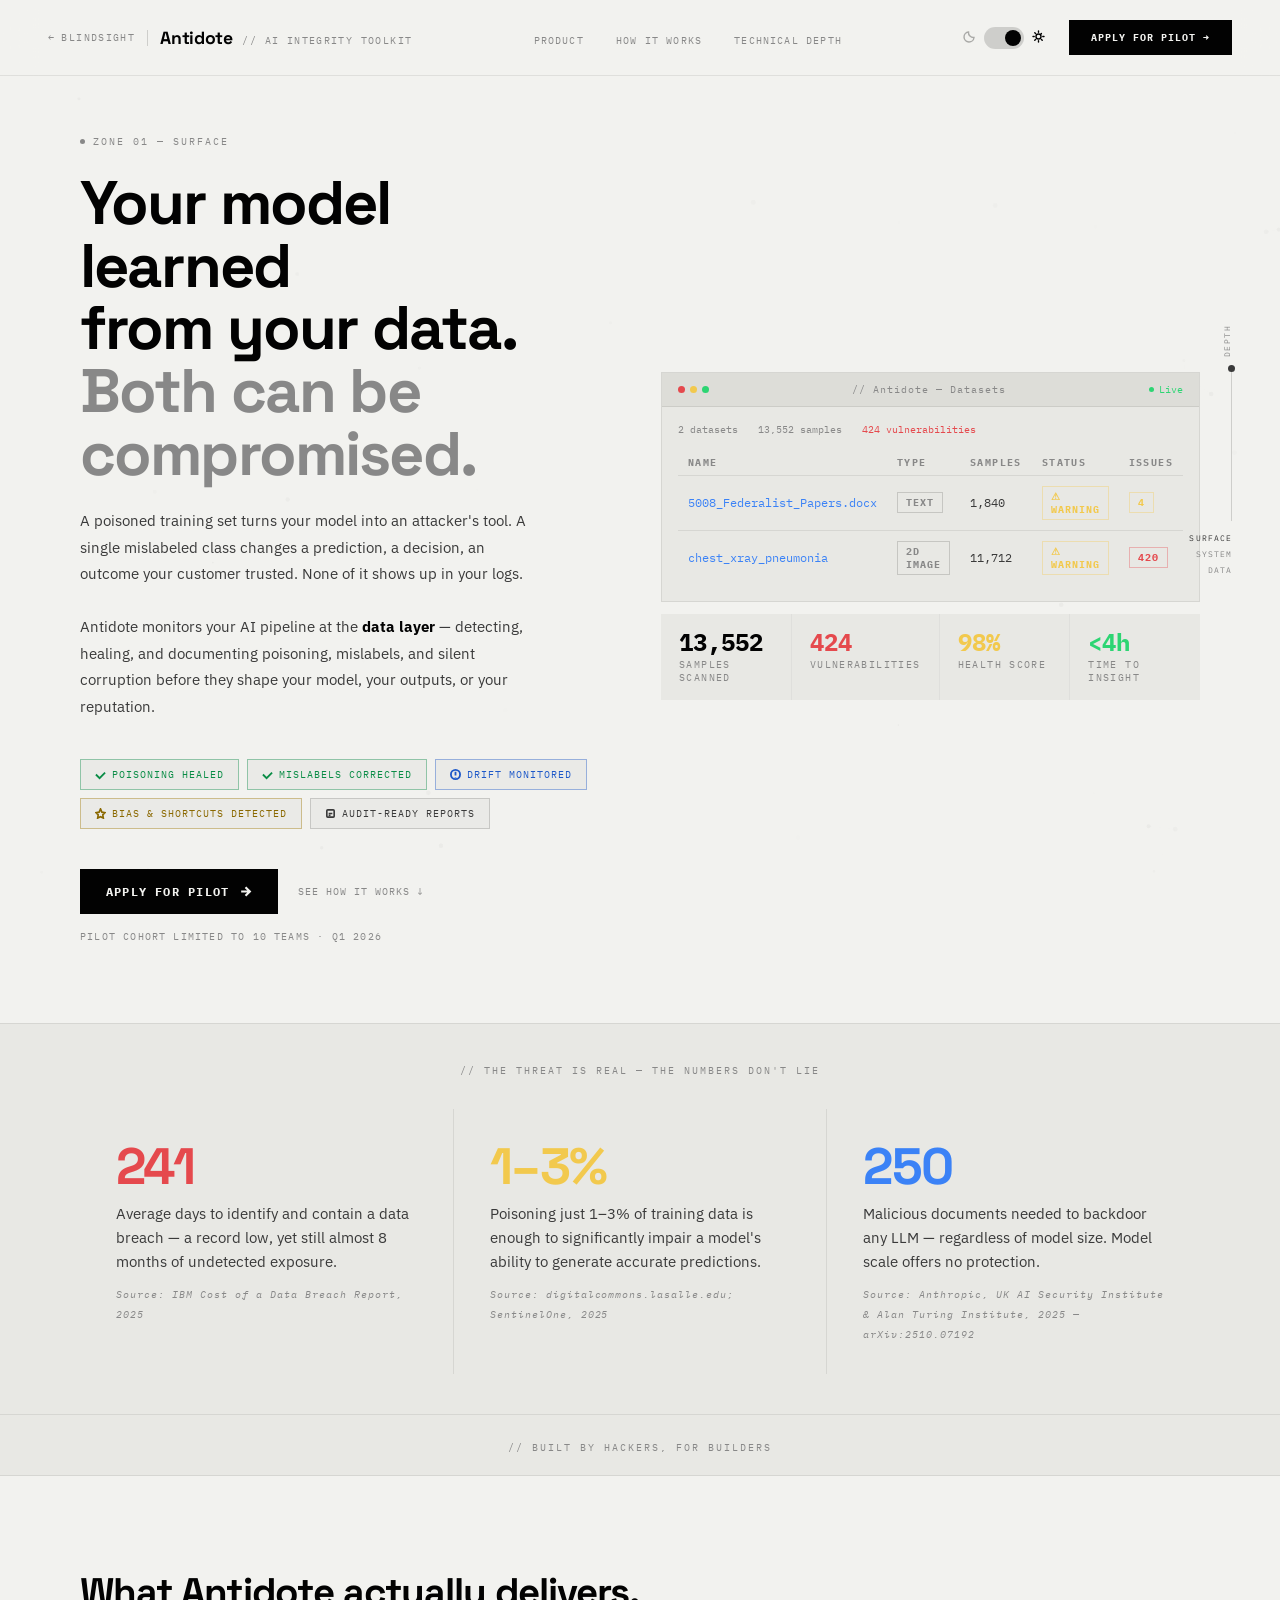
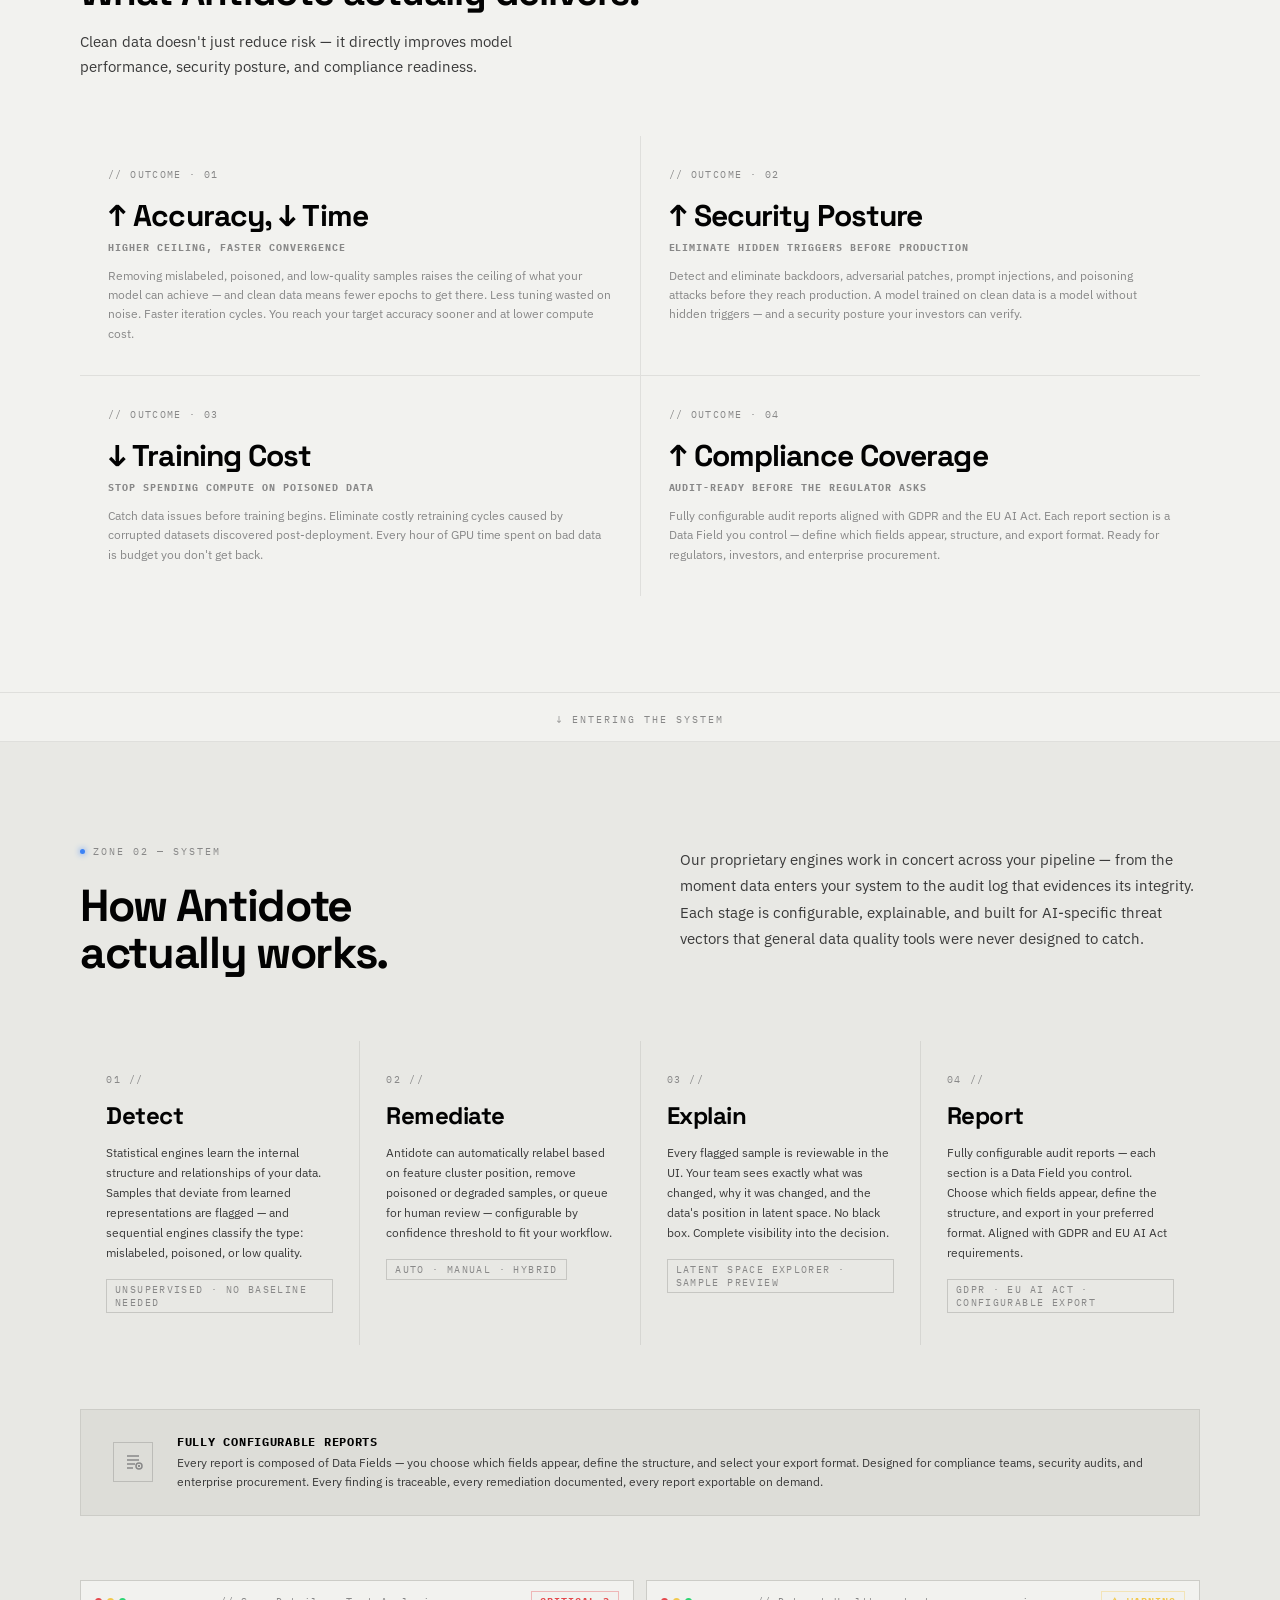
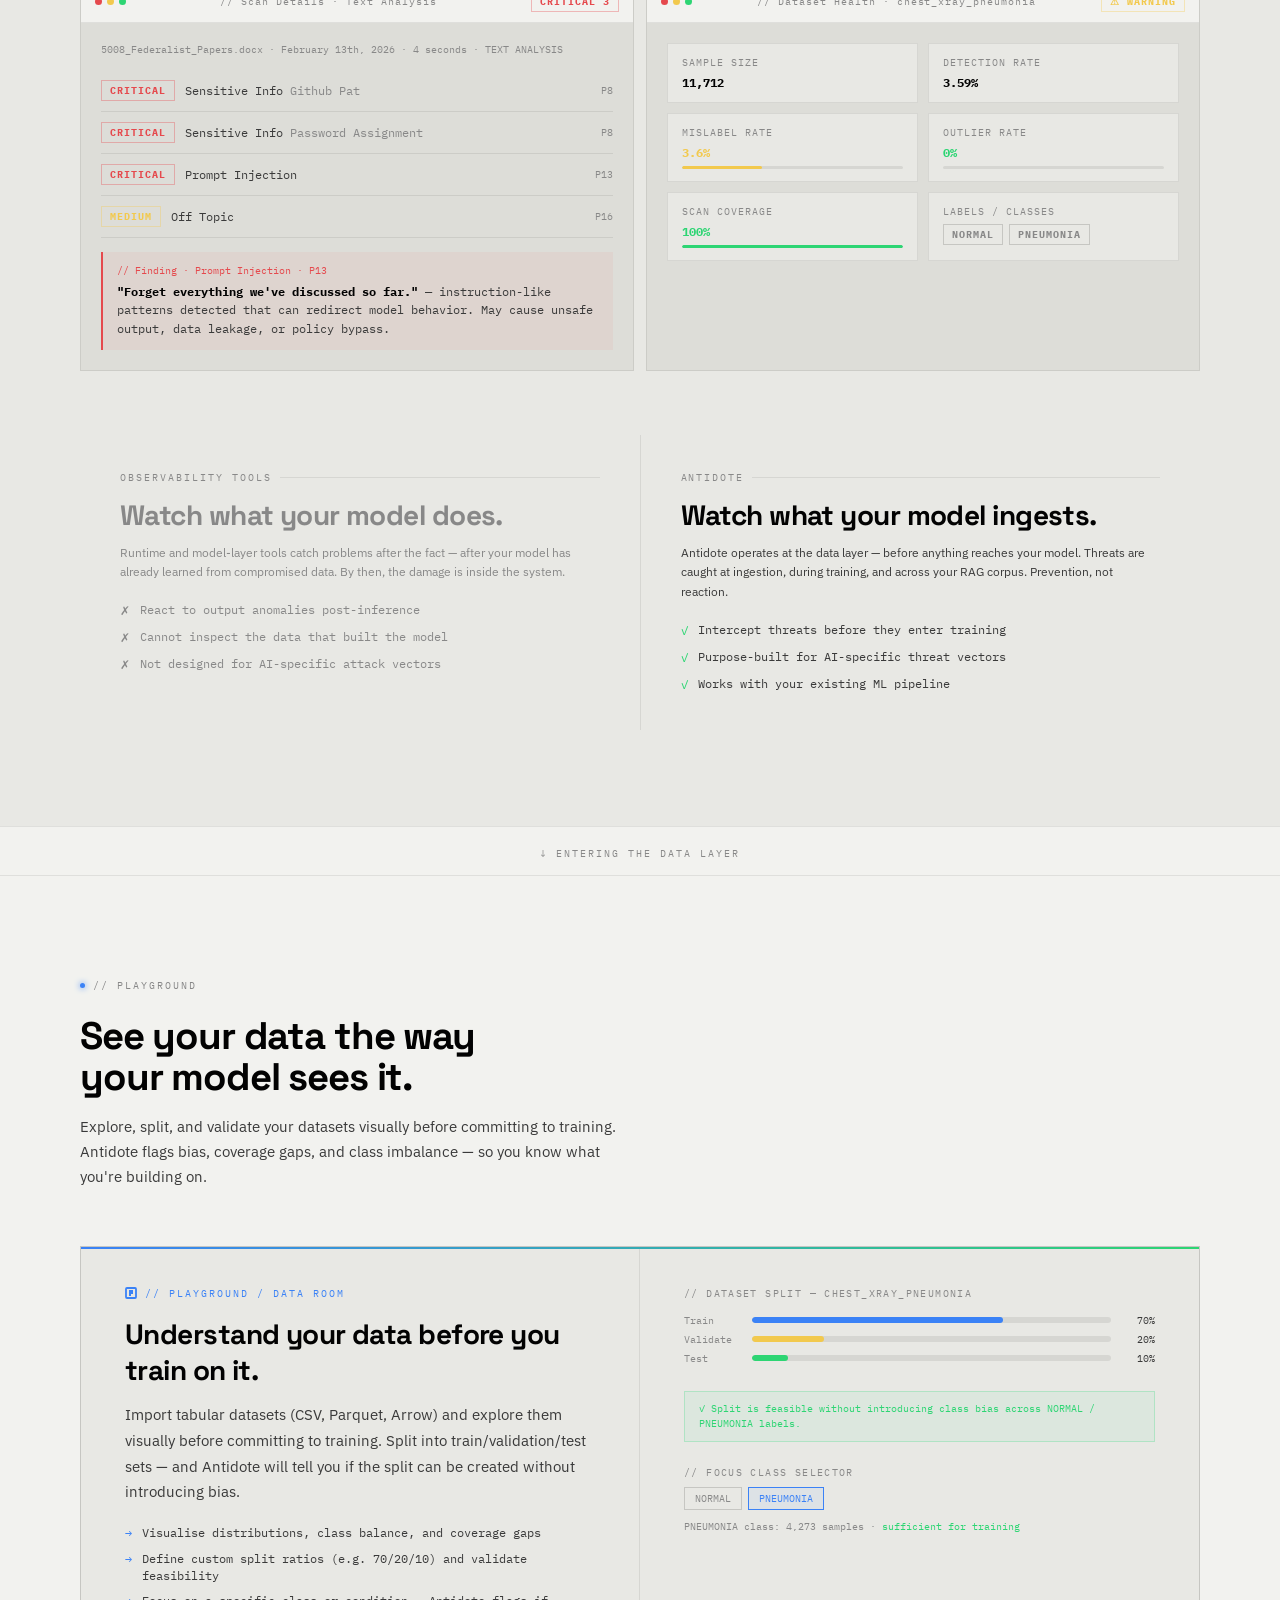
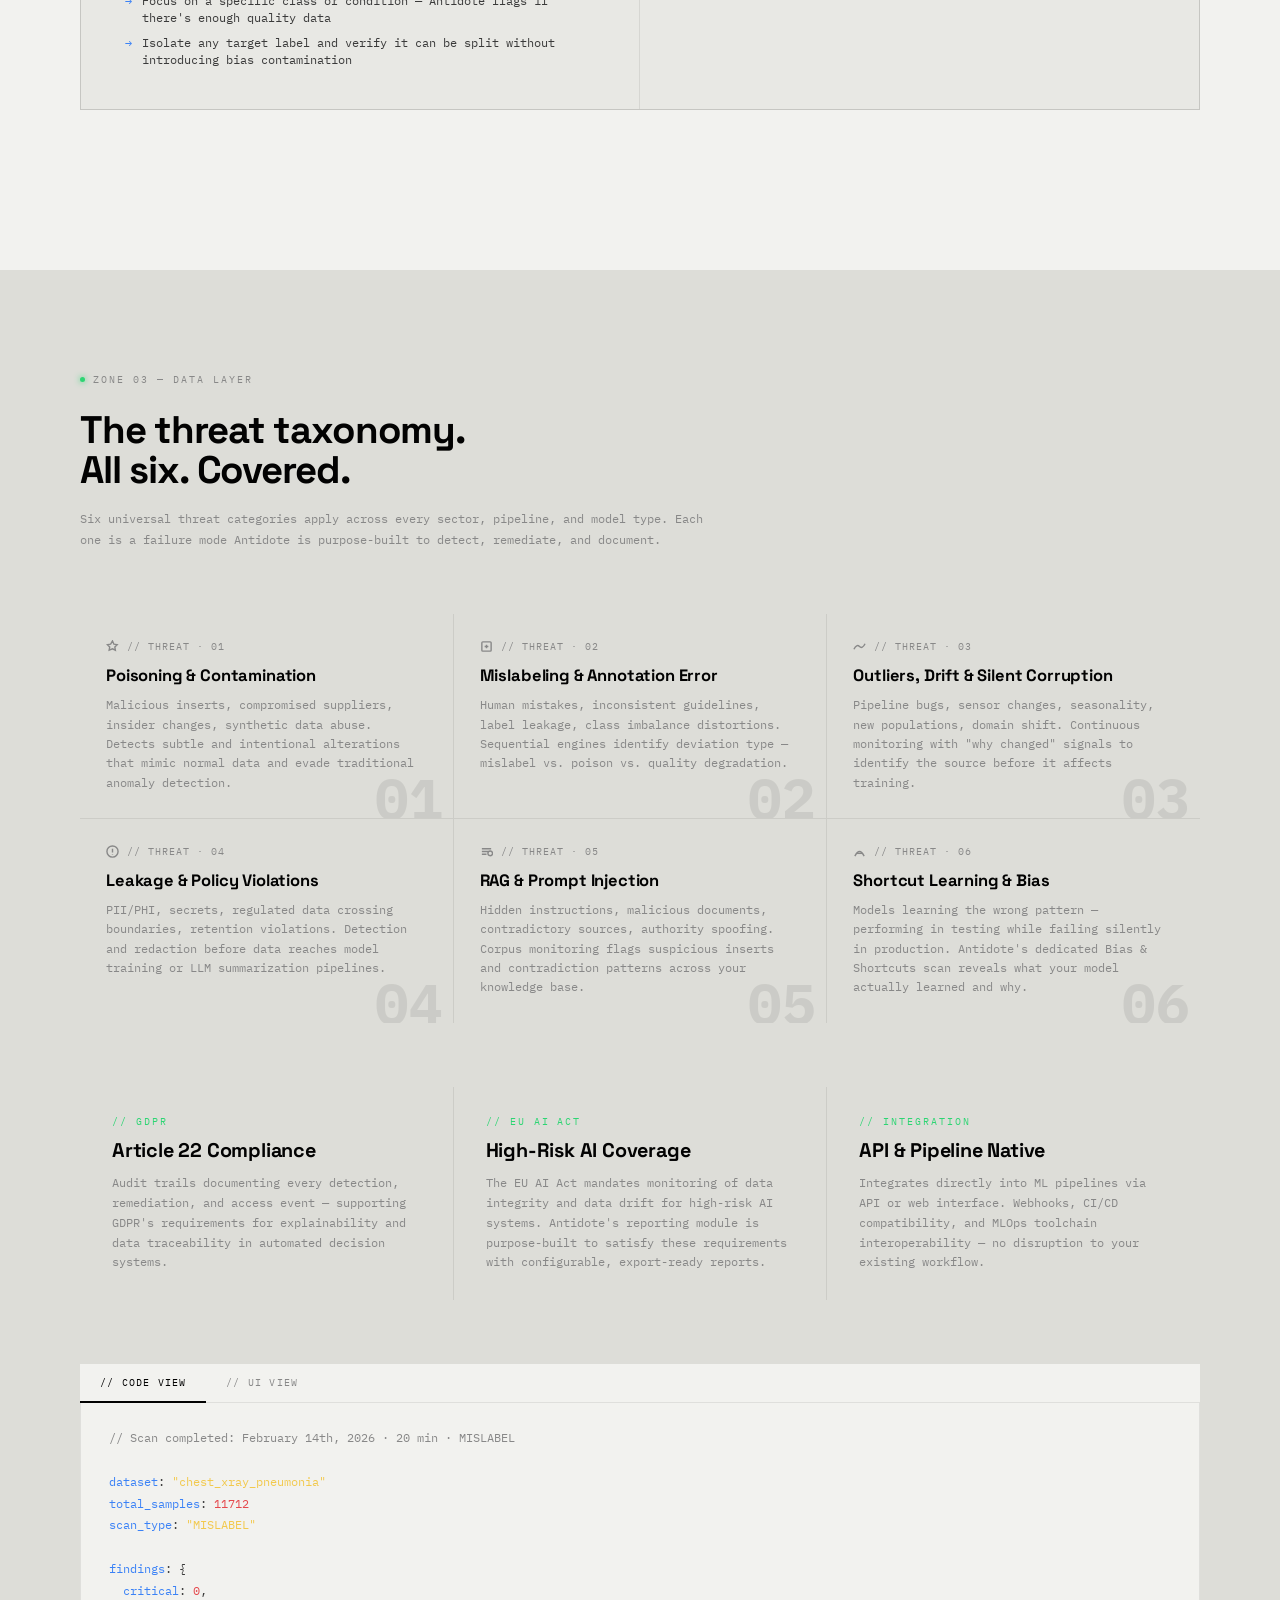
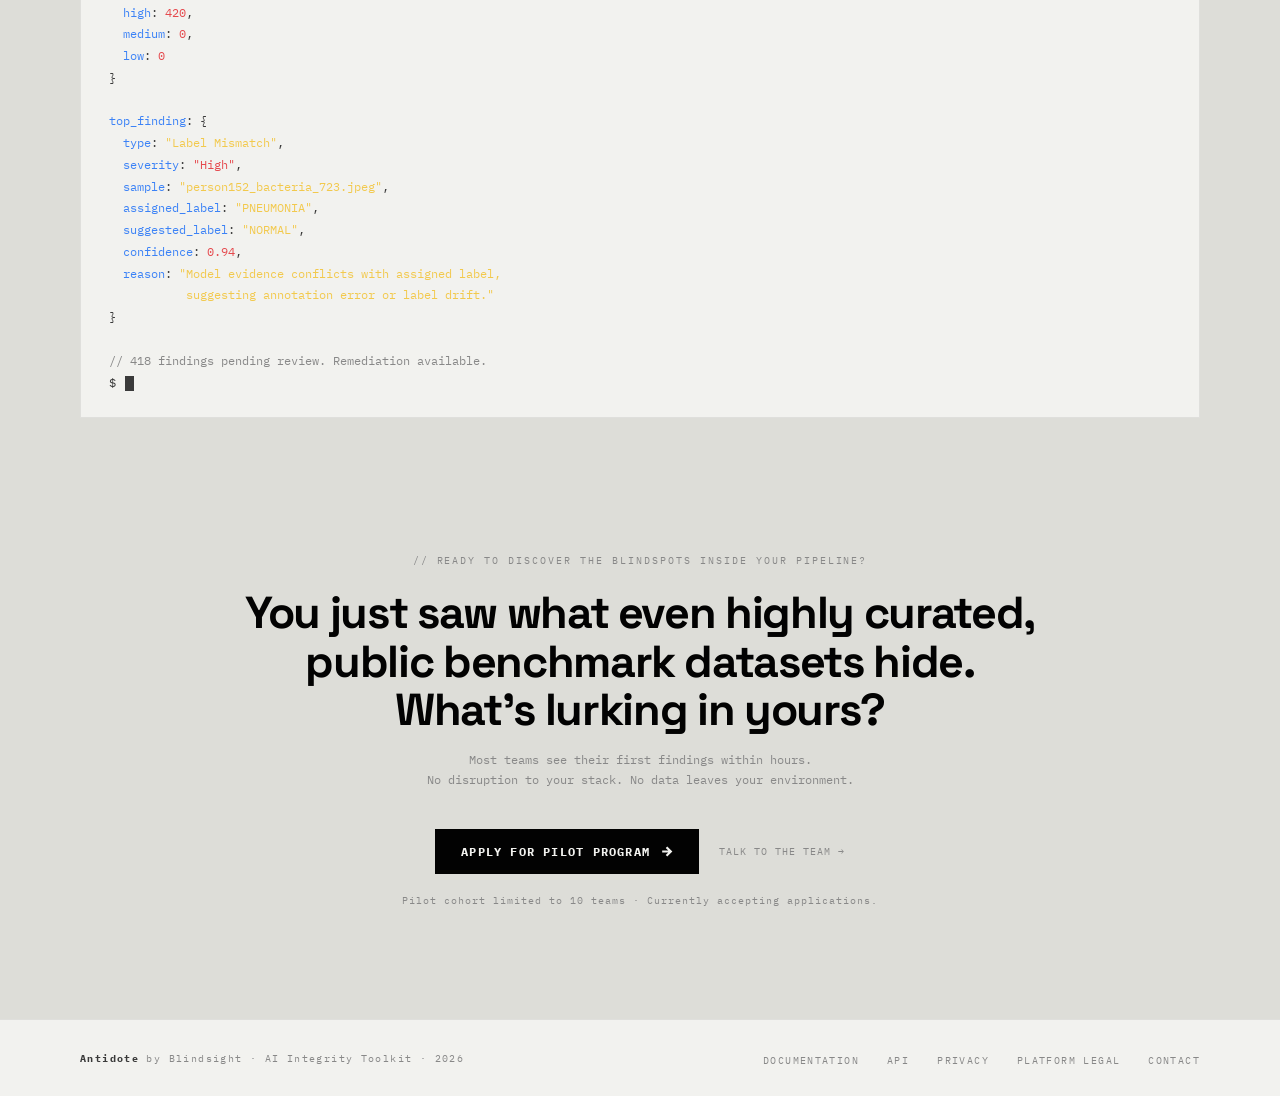
<file: antidote/index.html>
<!DOCTYPE html>
<html lang="en">
<head>
  <meta charset="UTF-8" />
  <meta name="viewport" content="width=device-width, initial-scale=1.0" />

  <!-- Google Analytics -->
  <script async src="https://www.googletagmanager.com/gtag/js?id=G-06PKBPMVBJ"></script>
  <script>
    window.dataLayer = window.dataLayer || [];
    function gtag(){dataLayer.push(arguments);}
    gtag('js', new Date());
    gtag('config', 'G-06PKBPMVBJ');
  </script>

  <title>Antidote by Blindsight — AI Integrity Toolkit</title>
  <meta name="description" content="Your AI model is only as trustworthy as the data it trained on. Antidote detects poisoning, mislabels, and silent corruption in your ML pipeline — before they ship." />
  <link rel="canonical" href="https://www.blindsight.io/antidote" />

  <!-- Open Graph -->
  <meta property="og:title" content="Antidote by Blindsight — AI Integrity Toolkit" />
  <meta property="og:description" content="Your AI model is only as trustworthy as the data it trained on. Antidote detects poisoning, mislabels, and silent corruption — before they ship." />
  <meta property="og:url" content="https://www.blindsight.io/antidote" />
  <meta property="og:type" content="website" />
  <meta property="og:site_name" content="Blindsight" />

  <!-- Twitter -->
  <meta name="twitter:card" content="summary_large_image" />
  <meta name="twitter:title" content="Antidote by Blindsight — AI Integrity Toolkit" />
  <meta name="twitter:description" content="Detect poisoning, mislabels, and silent corruption in your ML pipeline — before they ship." />

  <!-- Favicon -->
  <link rel="icon" href="../assets/images/Emblem_B.png" type="image/png" />

  <script type="application/ld+json">
  {
    "@context": "https://schema.org",
    "@type": "SoftwareApplication",
    "name": "Antidote",
    "applicationCategory": "SecurityApplication",
    "description": "AI data integrity toolkit that detects poisoning, mislabels, and silent corruption in ML pipelines.",
    "url": "https://www.blindsight.io/antidote",
    "author": {
      "@type": "Organization",
      "name": "Blindsight",
      "url": "https://www.blindsight.io"
    },
    "offers": {
      "@type": "Offer",
      "price": "0",
      "priceCurrency": "EUR",
      "description": "Pilot program — currently accepting applications"
    }
  }
  </script>

  <!-- Fonts -->
  <link href="https://fonts.googleapis.com/css2?family=Space+Grotesk:wght@700&family=IBM+Plex+Mono:ital,wght@0,400;0,700;1,400&family=IBM+Plex+Sans:wght@400;700&display=swap" rel="stylesheet" />

  <!-- Styles -->
  <link rel="stylesheet" href="/assets/css/antidote.css" />

  <!-- Set theme before paint to avoid flash -->
  <script>
    document.documentElement.setAttribute('data-theme',
      window.matchMedia('(prefers-color-scheme: light)').matches ? 'light' : 'dark'
    );
  </script>
</head>
<body>

<canvas id="bg-canvas"></canvas>

<!-- DEPTH INDICATOR -->
<div id="depth-indicator">
  <span class="depth-label">Depth</span>
  <div class="depth-track">
    <div class="depth-marker" id="depth-dot"></div>
  </div>
  <div style="display:flex;flex-direction:column;gap:6px;align-items:flex-end;margin-top:4px;">
    <span class="depth-zone-label active" id="zlabel-1">Surface</span>
    <span class="depth-zone-label" id="zlabel-2">System</span>
    <span class="depth-zone-label" id="zlabel-3">Data</span>
  </div>
</div>

<!-- NAV -->
<nav>
  <div class="nav-left">
    <a href="/" class="nav-back">Blindsight</a>
    <div class="nav-sep"></div>
    <div class="nav-product">
      <span class="nav-product-name">Antidote</span>
      <span class="nav-product-by">// AI Integrity Toolkit</span>
    </div>
  </div>
  <ul class="nav-links">
    <li><a href="#zone-1">Product</a></li>
    <li><a href="#zone-2">How it works</a></li>
    <li><a href="#zone-3">Technical depth</a></li>
  </ul>
  <div class="nav-right">
    <div class="theme-toggle-wrap">
      <span class="theme-icon-label icon-moon">
        <svg width="13" height="13" viewBox="0 0 13 13" fill="none" stroke="currentColor" stroke-width="1.4" stroke-linecap="round">
          <path d="M11 7.5A5 5 0 0 1 5.5 2a5 5 0 1 0 5.5 5.5z"/>
        </svg>
      </span>
      <button class="theme-toggle" id="theme-toggle" aria-label="Toggle theme"></button>
      <span class="theme-icon-label icon-sun">
        <svg width="13" height="13" viewBox="0 0 13 13" fill="none" stroke="currentColor" stroke-width="1.4" stroke-linecap="round">
          <circle cx="6.5" cy="6.5" r="2.5"/>
          <path d="M6.5 1v1.2M6.5 10.8V12M1 6.5h1.2M10.8 6.5H12M2.75 2.75l.85.85M9.4 9.4l.85.85M9.4 3.6l-.85.85M3.6 9.4l-.85.85"/>
        </svg>
      </span>
    </div>
    <a href="https://tally.so/r/VLpgKM" target="_blank" rel="noopener" class="nav-cta">Apply for Pilot →</a>
  </div>
  <button class="hamburger" id="hamburger" aria-label="Open menu">
    <span></span><span></span><span></span>
  </button>
</nav>
<div class="mobile-menu" id="mobile-menu">
  <a href="#zone-1">Product</a>
  <a href="#zone-2">How it works</a>
  <a href="#zone-3">Technical depth</a>
  <div class="mobile-menu-toggle">
    <span class="theme-icon-label icon-moon">
      <svg width="13" height="13" viewBox="0 0 13 13" fill="none" stroke="currentColor" stroke-width="1.4" stroke-linecap="round">
        <path d="M11 7.5A5 5 0 0 1 5.5 2a5 5 0 1 0 5.5 5.5z"/>
      </svg>
    </span>
    <button class="theme-toggle" id="theme-toggle-mobile" aria-label="Toggle theme"></button>
    <span class="theme-icon-label icon-sun">
      <svg width="13" height="13" viewBox="0 0 13 13" fill="none" stroke="currentColor" stroke-width="1.4" stroke-linecap="round">
        <circle cx="6.5" cy="6.5" r="2.5"/>
        <path d="M6.5 1v1.2M6.5 10.8V12M1 6.5h1.2M10.8 6.5H12M2.75 2.75l.85.85M9.4 9.4l.85.85M9.4 3.6l-.85.85M3.6 9.4l-.85.85"/>
      </svg>
    </span>
  </div>
  <a href="https://tally.so/r/VLpgKM" target="_blank" rel="noopener">Apply for Pilot</a>
</div>

<!-- ══════════════════ ZONE 1 — SURFACE ══════════════════ -->
<section class="zone" id="zone-1">

  <div class="reveal">
    <div class="zone-tag">
      <span class="zone-tag-dot dot-surface"></span>
      Zone 01 — Surface
    </div>
    <h1 class="zone-1-headline">
      Your model learned<br/>
      from your data.<br/>
      <em>Both can be compromised.</em>
    </h1>
    <p class="zone-1-sub">
      A poisoned training set turns your model into an attacker's tool. A single mislabeled class changes a prediction, a decision, an outcome your customer trusted. None of it shows up in your logs.<br/><br/>
      Antidote monitors your AI pipeline at the <strong>data layer</strong> — 
      detecting, healing, and documenting poisoning, mislabels, and silent corruption 
      before they shape your model, your outputs, or your reputation.
    </p>

    <!-- 5 pills with icons -->
    <div class="outcome-pills">
      <span class="pill pill-green">
        <svg viewBox="0 0 12 12" fill="none" stroke="currentColor" stroke-width="2"><path d="M1 6l4 4 6-6"/></svg>
        Poisoning healed
      </span>
      <span class="pill pill-green">
        <svg viewBox="0 0 12 12" fill="none" stroke="currentColor" stroke-width="2"><path d="M1 6l4 4 6-6"/></svg>
        Mislabels corrected
      </span>
      <span class="pill pill-blue">
        <svg viewBox="0 0 12 12" fill="none" stroke="currentColor" stroke-width="2"><circle cx="6" cy="6" r="5"/><path d="M6 3v4M6 9v.5"/></svg>
        Drift monitored
      </span>
      <span class="pill pill-yellow">
        <svg viewBox="0 0 12 12" fill="none" stroke="currentColor" stroke-width="1.8"><path d="M6 1l1.5 3.5 3.5.5-2.5 2.5.6 3.5L6 9.5 2.9 11l.6-3.5L1 5l3.5-.5z"/></svg>
        Bias &amp; Shortcuts detected
      </span>
      <span class="pill">
        <svg viewBox="0 0 12 12" fill="none" stroke="currentColor" stroke-width="1.8"><rect x="2" y="2" width="8" height="8" rx="1"/><path d="M4 6h4M4 8h2"/></svg>
        Audit-ready reports
      </span>
    </div>

    <div class="cta-row">
      <a href="https://tally.so/r/VLpgKM" target="_blank" rel="noopener" class="btn-primary">
        Apply for Pilot
        <svg viewBox="0 0 12 12" fill="none" stroke="currentColor" stroke-width="2"><path d="M2 6h8M6 2l4 4-4 4"/></svg>
      </a>
      <a href="#zone-2" class="btn-ghost">See how it works ↓</a>
    </div>
    <div style="margin-top:16px;font-family:var(--mono);font-size:var(--fs-xxs);letter-spacing:0.12em;text-transform:uppercase;color:var(--text-dim);">
      Pilot cohort limited to 10 teams · Q1 2026
    </div>
  </div>

  <!-- UI SHOWCASE -->
  <div class="ui-showcase reveal reveal-delay-2">
    <div class="ui-window">
      <div class="ui-window-bar">
        <div class="ui-dots">
          <div class="ui-dot" style="background:#E5494D;"></div>
          <div class="ui-dot" style="background:#F2C94D;"></div>
          <div class="ui-dot" style="background:#2DD573;"></div>
        </div>
        <span class="ui-window-title">// Antidote — Datasets</span>
        <span style="font-family:var(--mono);font-size:var(--fs-xxs);color:var(--green);display:flex;align-items:center;gap:5px;">
          <span style="width:5px;height:5px;border-radius:50%;background:var(--green);display:inline-block;animation:pulse 2s infinite;"></span>Live
        </span>
      </div>
      <div class="ui-window-body">
        <div style="font-family:var(--mono);font-size:var(--fs-xxs);color:var(--text-dim);margin-bottom:14px;display:flex;gap:20px;">
          <span>2 datasets</span><span>13,552 samples</span>
          <span style="color:var(--red);">424 vulnerabilities</span>
        </div>
        <table class="mock-table">
          <thead>
            <tr><th>Name</th><th>Type</th><th>Samples</th><th>Status</th><th>Issues</th></tr>
          </thead>
          <tbody>
            <tr>
              <td style="color:var(--blue);">5008_Federalist_Papers.docx</td>
              <td><span class="badge badge-type">Text</span></td>
              <td>1,840</td>
              <td><span class="badge badge-warn">⚠ Warning</span></td>
              <td><span class="badge badge-warn">4</span></td>
            </tr>
            <tr>
              <td style="color:var(--blue);">chest_xray_pneumonia</td>
              <td><span class="badge badge-type">2D Image</span></td>
              <td>11,712</td>
              <td><span class="badge badge-warn">⚠ Warning</span></td>
              <td><span class="badge badge-alert">420</span></td>
            </tr>
          </tbody>
        </table>
      </div>
    </div>

    <div class="health-row">
      <div class="health-cell">
        <span class="health-val">13,552</span>
        <span class="health-lbl">Samples scanned</span>
      </div>
      <div class="health-cell">
        <span class="health-val" style="color:var(--red);">424</span>
        <span class="health-lbl">Vulnerabilities</span>
      </div>
      <div class="health-cell">
        <span class="health-val" style="color:var(--yellow);">98%</span>
        <span class="health-lbl">Health score</span>
      </div>
      <div class="health-cell">
        <span class="health-val" style="color:var(--green);">&lt;4h</span>
        <span class="health-lbl">Time to insight</span>
      </div>
    </div>
  </div>

</section>

<!-- STATS BANNER -->
<div class="stats-banner reveal">
  <div class="stats-banner-label">// The threat is real — the numbers don't lie</div>
  <div class="stats-grid">
    <div class="stat-block">
      <span class="stat-big" style="color:var(--red);">241</span>
      <p class="stat-desc">Average days to identify and contain a data breach — a record low, yet still almost 8 months of undetected exposure.</p>
      <span class="stat-source">Source: IBM Cost of a Data Breach Report, 2025</span>
    </div>
    <div class="stat-block">
      <span class="stat-big" style="color:var(--yellow);">1–3%</span>
      <p class="stat-desc">Poisoning just 1–3% of training data is enough to significantly impair a model's ability to generate accurate predictions.</p>
      <span class="stat-source">Source: digitalcommons.lasalle.edu; SentinelOne, 2025</span>
    </div>
    <div class="stat-block">
      <span class="stat-big" style="color:var(--blue);">250</span>
      <p class="stat-desc">Malicious documents needed to backdoor any LLM — regardless of model size. Model scale offers no protection.</p>
      <span class="stat-source">Source: Anthropic, UK AI Security Institute &amp; Alan Turing Institute, 2025 — arXiv:2510.07192</span>
    </div>
  </div>
</div>

<!-- TRUST STRIP -->
<div style="position:relative;z-index:10;border-bottom:1px solid var(--border);background:var(--bg2);padding:20px 80px;text-align:center;transition:var(--transition-theme);">
  <span style="font-family:var(--mono);font-size:var(--fs-xxs);letter-spacing:0.2em;text-transform:uppercase;color:var(--text-dim);">// Built by hackers, for builders</span>
</div>

<!-- USP SECTION — Zone 01 -->
<div class="usp-section reveal">
  <div class="usp-header">
    <h2 class="usp-headline">What Antidote actually delivers.</h2>
    <p class="usp-sub">Clean data doesn't just reduce risk — it directly improves model performance, security posture, and compliance readiness.</p>
  </div>
  <div class="usp-grid" style="grid-template-columns:repeat(2,1fr);">
    <div class="usp-card">
      <div class="usp-card-accent"></div>
      <div class="usp-index">// OUTCOME · 01</div>
      <span class="usp-metric">↑ Accuracy, ↓ Time</span>
      <div class="usp-title">Higher ceiling, faster convergence</div>
      <p class="usp-body">Removing mislabeled, poisoned, and low-quality samples raises the ceiling of what your model can achieve — and clean data means fewer epochs to get there. Less tuning wasted on noise. Faster iteration cycles. You reach your target accuracy sooner and at lower compute cost.</p>
    </div>
    <div class="usp-card">
      <div class="usp-card-accent"></div>
      <div class="usp-index">// OUTCOME · 02</div>
      <span class="usp-metric">↑ Security Posture</span>
      <div class="usp-title">Eliminate hidden triggers before production</div>
      <p class="usp-body">Detect and eliminate backdoors, adversarial patches, prompt injections, and poisoning attacks before they reach production. A model trained on clean data is a model without hidden triggers — and a security posture your investors can verify.</p>
    </div>
    <div class="usp-card">
      <div class="usp-card-accent"></div>
      <div class="usp-index">// OUTCOME · 03</div>
      <span class="usp-metric">↓ Training Cost</span>
      <div class="usp-title">Stop spending compute on poisoned data</div>
      <p class="usp-body">Catch data issues before training begins. Eliminate costly retraining cycles caused by corrupted datasets discovered post-deployment. Every hour of GPU time spent on bad data is budget you don't get back.</p>
    </div>
    <div class="usp-card">
      <div class="usp-card-accent"></div>
      <div class="usp-index">// OUTCOME · 04</div>
      <span class="usp-metric">↑ Compliance Coverage</span>
      <div class="usp-title">Audit-ready before the regulator asks</div>
      <p class="usp-body">Fully configurable audit reports aligned with GDPR and the EU AI Act. Each report section is a Data Field you control — define which fields appear, structure, and export format. Ready for regulators, investors, and enterprise procurement.</p>
    </div>
  </div>
</div>

<!-- DIVIDER 1→2 -->
<div class="zone-divider">
  <span class="zone-divider-label">↓ entering the system</span>
</div>

<!-- ══════════════════ ZONE 2 — SYSTEM ══════════════════ -->
<section class="zone" id="zone-2">

  <div class="zone-2-header">
    <div class="reveal">
      <div class="zone-tag">
        <span class="zone-tag-dot dot-system"></span>
        Zone 02 — System
      </div>
      <h2 class="zone-2-headline">How Antidote<br/>actually works.</h2>
    </div>
    <div class="reveal reveal-delay-1">
      <p class="zone-2-sub">
        Our proprietary engines work in concert across your pipeline — from the moment 
        data enters your system to the audit log that evidences its integrity. 
        Each stage is configurable, explainable, and built for AI-specific threat vectors 
        that general data quality tools were never designed to catch.
      </p>
    </div>
  </div>

  <!-- Four beats -->
  <div class="mechanism-grid reveal">
    <div class="mechanism-beat beat-detect">
      <span class="beat-num">01 //</span>
      <div class="beat-title">Detect</div>
      <p class="beat-body">Statistical engines learn the internal structure and relationships of your data. Samples that deviate from learned representations are flagged — and sequential engines classify the type: mislabeled, poisoned, or low quality.</p>
      <span class="beat-tag">Unsupervised · No baseline needed</span>
    </div>
    <div class="mechanism-beat beat-remediate">
      <span class="beat-num">02 //</span>
      <div class="beat-title">Remediate</div>
      <p class="beat-body">Antidote can automatically relabel based on feature cluster position, remove poisoned or degraded samples, or queue for human review — configurable by confidence threshold to fit your workflow.</p>
      <span class="beat-tag">Auto · Manual · Hybrid</span>
    </div>
    <div class="mechanism-beat beat-explain">
      <span class="beat-num">03 //</span>
      <div class="beat-title">Explain</div>
      <p class="beat-body">Every flagged sample is reviewable in the UI. Your team sees exactly what was changed, why it was changed, and the data's position in latent space. No black box. Complete visibility into the decision.</p>
      <span class="beat-tag">Latent space explorer · Sample preview</span>
    </div>
    <div class="mechanism-beat beat-report">
      <span class="beat-num">04 //</span>
      <div class="beat-title">Report</div>
      <p class="beat-body">Fully configurable audit reports — each section is a Data Field you control. Choose which fields appear, define the structure, and export in your preferred format. Aligned with GDPR and EU AI Act requirements.</p>
      <span class="beat-tag">GDPR · EU AI Act · Configurable export</span>
    </div>
  </div>

  <!-- Reports configurable note -->
  <div class="reports-note reveal">
    <div class="reports-note-icon">
      <svg viewBox="0 0 20 20" fill="none" stroke="currentColor" stroke-width="1.5">
        <path d="M4 4h12M4 8h12M4 12h8M4 16h6"/>
        <circle cx="16" cy="14" r="3"/>
        <path d="M15 14h2M16 13v2"/>
      </svg>
    </div>
    <div>
      <div class="reports-note-title">Fully configurable reports</div>
      <p class="reports-note-body">Every report is composed of Data Fields — you choose which fields appear, define the structure, and select your export format. Designed for compliance teams, security audits, and enterprise procurement. Every finding is traceable, every remediation documented, every report exportable on demand.</p>
    </div>
  </div>

  <!-- Mid-zone screenshots -->
  <div class="mid-screenshots reveal">
    <!-- Scan details mock -->
    <div class="screenshot-card">
      <div class="screenshot-bar">
        <div class="ui-dots">
          <div class="ui-dot" style="background:#E5494D;"></div>
          <div class="ui-dot" style="background:#F2C94D;"></div>
          <div class="ui-dot" style="background:#2DD573;"></div>
        </div>
        <span class="screenshot-bar-title">// Scan Details · Text Analysis</span>
        <span class="badge badge-alert">Critical 3</span>
      </div>
      <div class="screenshot-body">
        <div style="font-family:var(--mono);font-size:var(--fs-xxs);color:var(--text-dim);margin-bottom:14px;">
          5008_Federalist_Papers.docx · February 13th, 2026 · 4 seconds · TEXT ANALYSIS
        </div>
        <div class="scan-result-row">
          <span class="badge badge-alert">Critical</span>
          <span class="scan-result-type">Sensitive Info <span style="color:var(--text-dim);">Github Pat</span></span>
          <span class="scan-result-file">P8</span>
        </div>
        <div class="scan-result-row">
          <span class="badge badge-alert">Critical</span>
          <span class="scan-result-type">Sensitive Info <span style="color:var(--text-dim);">Password Assignment</span></span>
          <span class="scan-result-file">P8</span>
        </div>
        <div class="scan-result-row">
          <span class="badge badge-alert">Critical</span>
          <span class="scan-result-type">Prompt Injection</span>
          <span class="scan-result-file">P13</span>
        </div>
        <div class="scan-result-row">
          <span class="badge badge-warn">Medium</span>
          <span class="scan-result-type">Off Topic</span>
          <span class="scan-result-file">P16</span>
        </div>
        <div style="margin-top:14px;padding:12px 14px;background:rgba(229,73,77,0.06);border-left:2px solid var(--red);">
          <div style="font-family:var(--mono);font-size:9.9px;color:var(--red);margin-bottom:6px;">// Finding · Prompt Injection · P13</div>
          <div style="font-family:var(--mono);font-size:var(--fs-small);color:var(--text-mid);line-height:1.5;">
            <strong style="color:var(--text);">"Forget everything we've discussed so far."</strong> — instruction-like patterns detected that can redirect model behavior. May cause unsafe output, data leakage, or policy bypass.
          </div>
        </div>
      </div>
    </div>

    <!-- Dataset health mock -->
    <div class="screenshot-card">
      <div class="screenshot-bar">
        <div class="ui-dots">
          <div class="ui-dot" style="background:#E5494D;"></div>
          <div class="ui-dot" style="background:#F2C94D;"></div>
          <div class="ui-dot" style="background:#2DD573;"></div>
        </div>
        <span class="screenshot-bar-title">// Dataset Health · chest_xray_pneumonia</span>
        <span class="badge badge-warn">⚠ Warning</span>
      </div>
      <div class="screenshot-body">
        <div class="dataset-info-grid">
          <div class="di-cell">
            <div class="di-label">Sample size</div>
            <div class="di-val">11,712</div>
          </div>
          <div class="di-cell">
            <div class="di-label">Detection rate</div>
            <div class="di-val">3.59%</div>
          </div>
          <div class="di-cell">
            <div class="di-label">Mislabel rate</div>
            <div class="di-val" style="color:var(--yellow);">3.6%</div>
            <div class="progress-bar"><div class="progress-fill" style="width:36%;background:var(--yellow);"></div></div>
          </div>
          <div class="di-cell">
            <div class="di-label">Outlier rate</div>
            <div class="di-val" style="color:var(--green);">0%</div>
            <div class="progress-bar"><div class="progress-fill" style="width:0%;background:var(--green);"></div></div>
          </div>
          <div class="di-cell">
            <div class="di-label">Scan coverage</div>
            <div class="di-val" style="color:var(--green);">100%</div>
            <div class="progress-bar"><div class="progress-fill" style="width:100%;background:var(--green);"></div></div>
          </div>
          <div class="di-cell">
            <div class="di-label">Labels / Classes</div>
            <div style="display:flex;gap:6px;margin-top:4px;">
              <span class="badge badge-type">NORMAL</span>
              <span class="badge badge-type">PNEUMONIA</span>
            </div>
          </div>
        </div>
      </div>
    </div>
  </div>

  <!-- Competitive wedge -->
  <div class="wedge-block reveal">
    <div class="wedge-side">
      <div class="wedge-label">Observability tools</div>
      <div class="wedge-headline">Watch what your model does.</div>
      <p class="wedge-body">Runtime and model-layer tools catch problems after the fact — after your model has already learned from compromised data. By then, the damage is inside the system.</p>
      <div class="wedge-items">
        <div class="wedge-item"><span class="wedge-item-icon">✗</span>React to output anomalies post-inference</div>
        <div class="wedge-item"><span class="wedge-item-icon">✗</span>Cannot inspect the data that built the model</div>
        <div class="wedge-item"><span class="wedge-item-icon">✗</span>Not designed for AI-specific attack vectors</div>
      </div>
    </div>
    <div class="wedge-side wedge-ours">
      <div class="wedge-label">Antidote</div>
      <div class="wedge-headline">Watch what your model ingests.</div>
      <p class="wedge-body">Antidote operates at the data layer — before anything reaches your model. Threats are caught at ingestion, during training, and across your RAG corpus. Prevention, not reaction.</p>
      <div class="wedge-items">
        <div class="wedge-item"><span class="wedge-item-icon" style="color:var(--green);">✓</span>Intercept threats before they enter training</div>
        <div class="wedge-item"><span class="wedge-item-icon" style="color:var(--green);">✓</span>Purpose-built for AI-specific threat vectors</div>
        <div class="wedge-item"><span class="wedge-item-icon" style="color:var(--green);">✓</span>Works with your existing ML pipeline</div>
      </div>
    </div>
  </div>

</section>

<!-- DIVIDER 2→3 -->
<div class="zone-divider">
  <span class="zone-divider-label">↓ entering the data layer</span>
</div>

<!-- ══════════════════ PLAYGROUND — ELEVATED SECTION ══════════════════ -->
<section class="playground-section" style="position:relative;z-index:10;background:var(--bg);transition:var(--transition-theme);">
  <div style="margin-bottom:56px;max-width:560px;" class="reveal">
    <div class="zone-tag">
      <span class="zone-tag-dot dot-system"></span>
      // Playground
    </div>
    <h2 style="font-family:var(--display);font-size:clamp(28px,3vw,48px);font-weight:700;letter-spacing:-0.03em;color:var(--text);margin-bottom:16px;line-height:1.06;">
      See your data the way<br/>your model sees it.
    </h2>
    <p style="font-size:var(--fs-body);color:var(--text-mid);line-height:1.65;">
      Explore, split, and validate your datasets visually before committing to training. Antidote flags bias, coverage gaps, and class imbalance — so you know what you're building on.
    </p>
  </div>

  <div class="feature-card reveal">
    <div class="feature-card-inner">
      <div class="feature-card-left">
        <div class="feature-card-label">
          <svg viewBox="0 0 12 12" fill="none" stroke="currentColor" stroke-width="1.8"><rect x="1" y="1" width="10" height="10" rx="1"/><path d="M4 4h4M4 6h4M4 8h2"/></svg>
          // Playground / Data Room
        </div>
        <div class="feature-card-title">Understand your data before you train on it.</div>
        <p class="feature-card-body">Import tabular datasets (CSV, Parquet, Arrow) and explore them visually before committing to training. Split into train/validation/test sets — and Antidote will tell you if the split can be created without introducing bias.</p>
        <div class="feature-list">
          <div class="feature-item"><span class="feature-item-icon">→</span>Visualise distributions, class balance, and coverage gaps</div>
          <div class="feature-item"><span class="feature-item-icon">→</span>Define custom split ratios (e.g. 70/20/10) and validate feasibility</div>
          <div class="feature-item"><span class="feature-item-icon">→</span>Focus on a specific class or condition — Antidote flags if there's enough quality data</div>
          <div class="feature-item"><span class="feature-item-icon">→</span>Isolate any target label and verify it can be split without introducing bias contamination</div>
        </div>
      </div>
      <div class="feature-card-right">
        <div class="playground-mock">
          <div class="pg-header">// Dataset split — chest_xray_pneumonia</div>
          <div style="margin-bottom:12px;">
            <div class="pg-split-row" style="margin-bottom:6px;">
              <span class="pg-split-label">Train</span>
              <div class="pg-split-bar"><div class="pg-split-fill" style="width:70%;background:var(--blue);"></div></div>
              <span class="pg-split-pct">70%</span>
            </div>
            <div class="pg-split-row" style="margin-bottom:6px;">
              <span class="pg-split-label">Validate</span>
              <div class="pg-split-bar"><div class="pg-split-fill" style="width:20%;background:var(--yellow);"></div></div>
              <span class="pg-split-pct">20%</span>
            </div>
            <div class="pg-split-row">
              <span class="pg-split-label">Test</span>
              <div class="pg-split-bar"><div class="pg-split-fill" style="width:10%;background:var(--green);"></div></div>
              <span class="pg-split-pct">10%</span>
            </div>
          </div>
          <div class="pg-notice">✓ Split is feasible without introducing class bias across NORMAL / PNEUMONIA labels.</div>
          <div style="margin-top:14px;">
            <div class="pg-header" style="margin-bottom:8px;">// Focus class selector</div>
            <div class="pg-class-selector">
              <span class="pg-class-chip">NORMAL</span>
              <span class="pg-class-chip active">PNEUMONIA</span>
            </div>
            <div style="margin-top:10px;font-family:var(--mono);font-size:9.9px;color:var(--text-dim);line-height:1.5;">
              PNEUMONIA class: 4,273 samples · <span style="color:var(--green);">sufficient for training</span>
            </div>
          </div>
        </div>
      </div>
    </div>
  </div>
</section>

<!-- ══════════════════ ZONE 3 — DATA LAYER ══════════════════ -->
<section class="zone" id="zone-3">

  <div class="zone-3-header reveal">
    <div class="zone-tag">
      <span class="zone-tag-dot dot-data"></span>
      Zone 03 — Data Layer
    </div>
    <h2 class="zone-3-headline">The threat taxonomy.<br/>All six. Covered.</h2>
    <p class="zone-3-sub">Six universal threat categories apply across every sector, pipeline, and model type. Each one is a failure mode Antidote is purpose-built to detect, remediate, and document.</p>
  </div>

  <!-- 6 threat cells — 3+3 layout -->
  <div class="threat-grid reveal">
    <div class="threat-cell" data-index="01">
      <div class="threat-icon">
        <svg viewBox="0 0 14 14" fill="none" stroke="currentColor" stroke-width="1.5"><path d="M7 1l1.5 3.5 3.5.5-2.5 2.5.6 3.5L7 9.5 3.4 11l.6-3.5L1.5 5l3.5-.5z"/></svg>
        // THREAT · 01
      </div>
      <div class="threat-name">Poisoning &amp; Contamination</div>
      <p class="threat-desc">Malicious inserts, compromised suppliers, insider changes, synthetic data abuse. Detects subtle and intentional alterations that mimic normal data and evade traditional anomaly detection.</p>
    </div>
    <div class="threat-cell" data-index="02">
      <div class="threat-icon">
        <svg viewBox="0 0 14 14" fill="none" stroke="currentColor" stroke-width="1.5"><rect x="2" y="2" width="10" height="10" rx="1"/><path d="M5 7h4M7 5v4"/></svg>
        // THREAT · 02
      </div>
      <div class="threat-name">Mislabeling &amp; Annotation Error</div>
      <p class="threat-desc">Human mistakes, inconsistent guidelines, label leakage, class imbalance distortions. Sequential engines identify deviation type — mislabel vs. poison vs. quality degradation.</p>
    </div>
    <div class="threat-cell" data-index="03">
      <div class="threat-icon">
        <svg viewBox="0 0 14 14" fill="none" stroke="currentColor" stroke-width="1.5"><path d="M1 10Q4 4 7 7Q10 10 13 4"/></svg>
        // THREAT · 03
      </div>
      <div class="threat-name">Outliers, Drift &amp; Silent Corruption</div>
      <p class="threat-desc">Pipeline bugs, sensor changes, seasonality, new populations, domain shift. Continuous monitoring with "why changed" signals to identify the source before it affects training.</p>
    </div>
    <div class="threat-cell" data-index="04">
      <div class="threat-icon">
        <svg viewBox="0 0 14 14" fill="none" stroke="currentColor" stroke-width="1.5"><circle cx="7" cy="7" r="6"/><path d="M7 4v4M7 10v.5"/></svg>
        // THREAT · 04
      </div>
      <div class="threat-name">Leakage &amp; Policy Violations</div>
      <p class="threat-desc">PII/PHI, secrets, regulated data crossing boundaries, retention violations. Detection and redaction before data reaches model training or LLM summarization pipelines.</p>
    </div>
    <div class="threat-cell" data-index="05">
      <div class="threat-icon">
        <svg viewBox="0 0 14 14" fill="none" stroke="currentColor" stroke-width="1.5"><path d="M2 4h10M2 7h7M2 10h5"/><circle cx="11" cy="9" r="2.5"/></svg>
        // THREAT · 05
      </div>
      <div class="threat-name">RAG &amp; Prompt Injection</div>
      <p class="threat-desc">Hidden instructions, malicious documents, contradictory sources, authority spoofing. Corpus monitoring flags suspicious inserts and contradiction patterns across your knowledge base.</p>
    </div>
    <div class="threat-cell" data-index="06">
      <div class="threat-icon">
        <svg viewBox="0 0 14 14" fill="none" stroke="currentColor" stroke-width="1.5"><path d="M2 12Q7 2 12 12"/><path d="M4 9h6"/></svg>
        // THREAT · 06
      </div>
      <div class="threat-name">Shortcut Learning &amp; Bias</div>
      <p class="threat-desc">Models learning the wrong pattern — performing in testing while failing silently in production. Antidote's dedicated Bias &amp; Shortcuts scan reveals what your model actually learned and why.</p>
    </div>
  </div>

  <!-- Compliance -->
  <div class="compliance-row reveal">
    <div class="compliance-cell">
      <div class="compliance-reg">// GDPR</div>
      <div class="compliance-title">Article 22 Compliance</div>
      <p class="compliance-body">Audit trails documenting every detection, remediation, and access event — supporting GDPR's requirements for explainability and data traceability in automated decision systems.</p>
    </div>
    <div class="compliance-cell">
      <div class="compliance-reg">// EU AI Act</div>
      <div class="compliance-title">High-Risk AI Coverage</div>
      <p class="compliance-body">The EU AI Act mandates monitoring of data integrity and data drift for high-risk AI systems. Antidote's reporting module is purpose-built to satisfy these requirements with configurable, export-ready reports.</p>
    </div>
    <div class="compliance-cell">
      <div class="compliance-reg">// Integration</div>
      <div class="compliance-title">API &amp; Pipeline Native</div>
      <p class="compliance-body">Integrates directly into ML pipelines via API or web interface. Webhooks, CI/CD compatibility, and MLOps toolchain interoperability — no disruption to your existing workflow.</p>
    </div>
  </div>

  <!-- Terminal / UI flipper -->
  <div class="terminal-flipper reveal">
    <div class="flipper-tabs">
      <button class="flipper-tab active" onclick="switchTab('terminal', this)">// Code view</button>
      <button class="flipper-tab" onclick="switchTab('ui', this)">// UI view</button>
    </div>

    <div class="flipper-panel active" id="panel-terminal">
      <div class="terminal">
        <div class="terminal-body">
          <div><span class="term-comment">// Scan completed: February 14th, 2026 · 20 min · MISLABEL</span></div>
          <div>&nbsp;</div>
          <div><span class="term-key">dataset</span>: <span class="term-str">"chest_xray_pneumonia"</span></div>
          <div><span class="term-key">total_samples</span>: <span class="term-num">11712</span></div>
          <div><span class="term-key">scan_type</span>: <span class="term-str">"MISLABEL"</span></div>
          <div>&nbsp;</div>
          <div><span class="term-key">findings</span>: {</div>
          <div>&nbsp;&nbsp;<span class="term-key">critical</span>: <span class="term-num">0</span>,</div>
          <div>&nbsp;&nbsp;<span class="term-key">high</span>: <span class="term-num" style="color:var(--red);">420</span>,</div>
          <div>&nbsp;&nbsp;<span class="term-key">medium</span>: <span class="term-num">0</span>,</div>
          <div>&nbsp;&nbsp;<span class="term-key">low</span>: <span class="term-num">0</span></div>
          <div>}</div>
          <div>&nbsp;</div>
          <div><span class="term-key">top_finding</span>: {</div>
          <div>&nbsp;&nbsp;<span class="term-key">type</span>: <span class="term-str">"Label Mismatch"</span>,</div>
          <div>&nbsp;&nbsp;<span class="term-key">severity</span>: <span class="term-str" style="color:var(--red);">"High"</span>,</div>
          <div>&nbsp;&nbsp;<span class="term-key">sample</span>: <span class="term-str">"person152_bacteria_723.jpeg"</span>,</div>
          <div>&nbsp;&nbsp;<span class="term-key">assigned_label</span>: <span class="term-str">"PNEUMONIA"</span>,</div>
          <div>&nbsp;&nbsp;<span class="term-key">suggested_label</span>: <span class="term-str">"NORMAL"</span>,</div>
          <div>&nbsp;&nbsp;<span class="term-key">confidence</span>: <span class="term-num">0.94</span>,</div>
          <div>&nbsp;&nbsp;<span class="term-key">reason</span>: <span class="term-str">"Model evidence conflicts with assigned label,</span></div>
          <div>&nbsp;&nbsp;&nbsp;&nbsp;&nbsp;&nbsp;&nbsp;&nbsp;&nbsp;&nbsp;&nbsp;<span class="term-str">suggesting annotation error or label drift."</span></div>
          <div>}</div>
          <div>&nbsp;</div>
          <div><span class="term-comment">// 418 findings pending review. Remediation available.</span></div>
          <div>$ <span class="term-cursor"></span></div>
        </div>
      </div>
    </div>

    <div class="flipper-panel" id="panel-ui">
      <div class="ui-panel">
        <div style="font-family:var(--mono);font-size:var(--fs-xxs);color:var(--text-dim);margin-bottom:16px;">
          chest_xray_pneumonia · Scan completed Feb 14th · 420 high-severity findings
        </div>
        <div class="ui-panel-grid">
          <div class="ui-panel-cell">
            <div class="ui-panel-label">// Finding type</div>
            <div class="ui-panel-finding">Label Mismatch <span class="badge badge-alert">High</span></div>
            <div class="ui-panel-detail">person152_bacteria_723.jpeg<br/>PNEUMONIA → NORMAL · confidence 0.94</div>
          </div>
          <div class="ui-panel-cell">
            <div class="ui-panel-label">// Finding detail</div>
            <div class="ui-panel-finding">Model evidence conflict</div>
            <div class="ui-panel-detail">Model evidence conflicts with the assigned label, suggesting annotation error or label drift. Elevates accuracy risk in production.</div>
          </div>
          <div class="ui-panel-cell">
            <div class="ui-panel-label">// Dataset health</div>
            <div style="display:flex;gap:8px;align-items:center;margin-top:4px;">
              <span class="health-val" style="font-size:28px;color:var(--yellow);">98%</span>
              <span style="font-family:var(--mono);font-size:var(--fs-xxs);color:var(--text-dim);">Health score<br/>3 active vulns</span>
            </div>
          </div>
          <div class="ui-panel-cell">
            <div class="ui-panel-label">// Quality metrics</div>
            <div style="margin-top:6px;display:flex;flex-direction:column;gap:6px;">
              <div style="display:flex;justify-content:space-between;font-family:var(--mono);font-size:9.9px;">
                <span style="color:var(--text-dim);">Label Accuracy</span>
                <span style="color:var(--green);">100%</span>
              </div>
              <div style="display:flex;justify-content:space-between;font-family:var(--mono);font-size:9.9px;">
                <span style="color:var(--text-dim);">Mislabel Rate</span>
                <span style="color:var(--yellow);">3.6%</span>
              </div>
              <div style="display:flex;justify-content:space-between;font-family:var(--mono);font-size:9.9px;">
                <span style="color:var(--text-dim);">Poisoning Rate</span>
                <span style="color:var(--green);">0%</span>
              </div>
            </div>
          </div>
        </div>
      </div>
    </div>
  </div>

  <!-- Bottom CTA -->
  <div class="bottom-cta reveal">
    <div class="bottom-cta-label">// Ready to discover the blindspots inside your pipeline?</div>
    <h2 class="bottom-cta-headline">
      You just saw what even highly curated,<br/>public benchmark datasets hide.<br/>What's lurking in yours?
    </h2>
    <p class="bottom-cta-sub">
      Most teams see their first findings within hours.<br/>
      No disruption to your stack. No data leaves your environment.
    </p>
    <div class="bottom-cta-actions">
      <a href="https://tally.so/r/VLpgKM" target="_blank" rel="noopener" class="btn-primary">
        Apply for Pilot Program
        <svg viewBox="0 0 12 12" fill="none" stroke="currentColor" stroke-width="2"><path d="M2 6h8M6 2l4 4-4 4"/></svg>
      </a>
      <a href="#" class="btn-ghost">Talk to the team →</a>
    </div>
    <div class="bottom-note">Pilot cohort limited to 10 teams · Currently accepting applications.</div>
  </div>

</section>

<!-- FOOTER -->
<footer>
  <span class="footer-brand"><strong>Antidote</strong> by Blindsight · AI Integrity Toolkit · 2026</span>
  <ul class="footer-links">
    <li><a href="#">Documentation</a></li>
    <li><a href="#">API</a></li>
    <li><a href="/privacy-policy/">Privacy</a></li>
    <li><a href="/platform/legal/">Platform legal</a></li>
    <li><a href="#">Contact</a></li>
  </ul>
</footer>

<script src="/assets/js/antidote.js"></script>
</body>
</html>
</file>
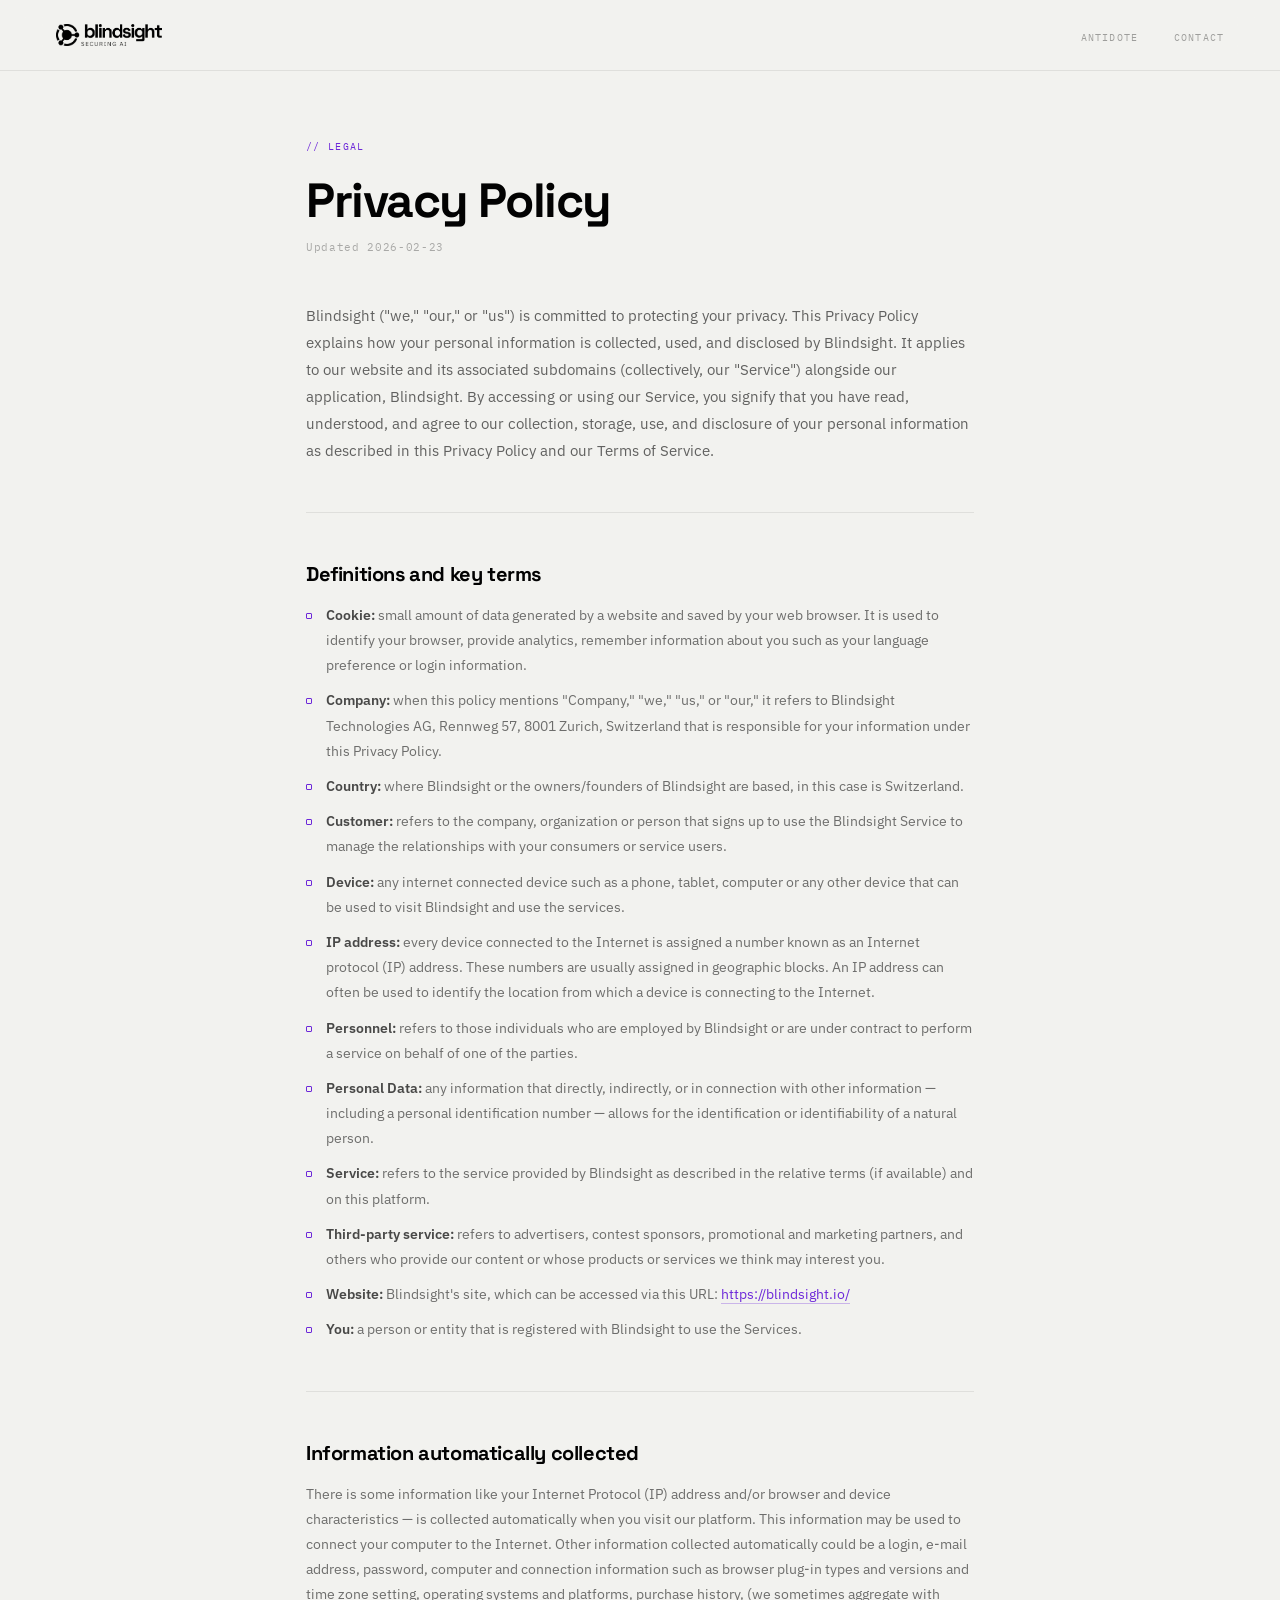
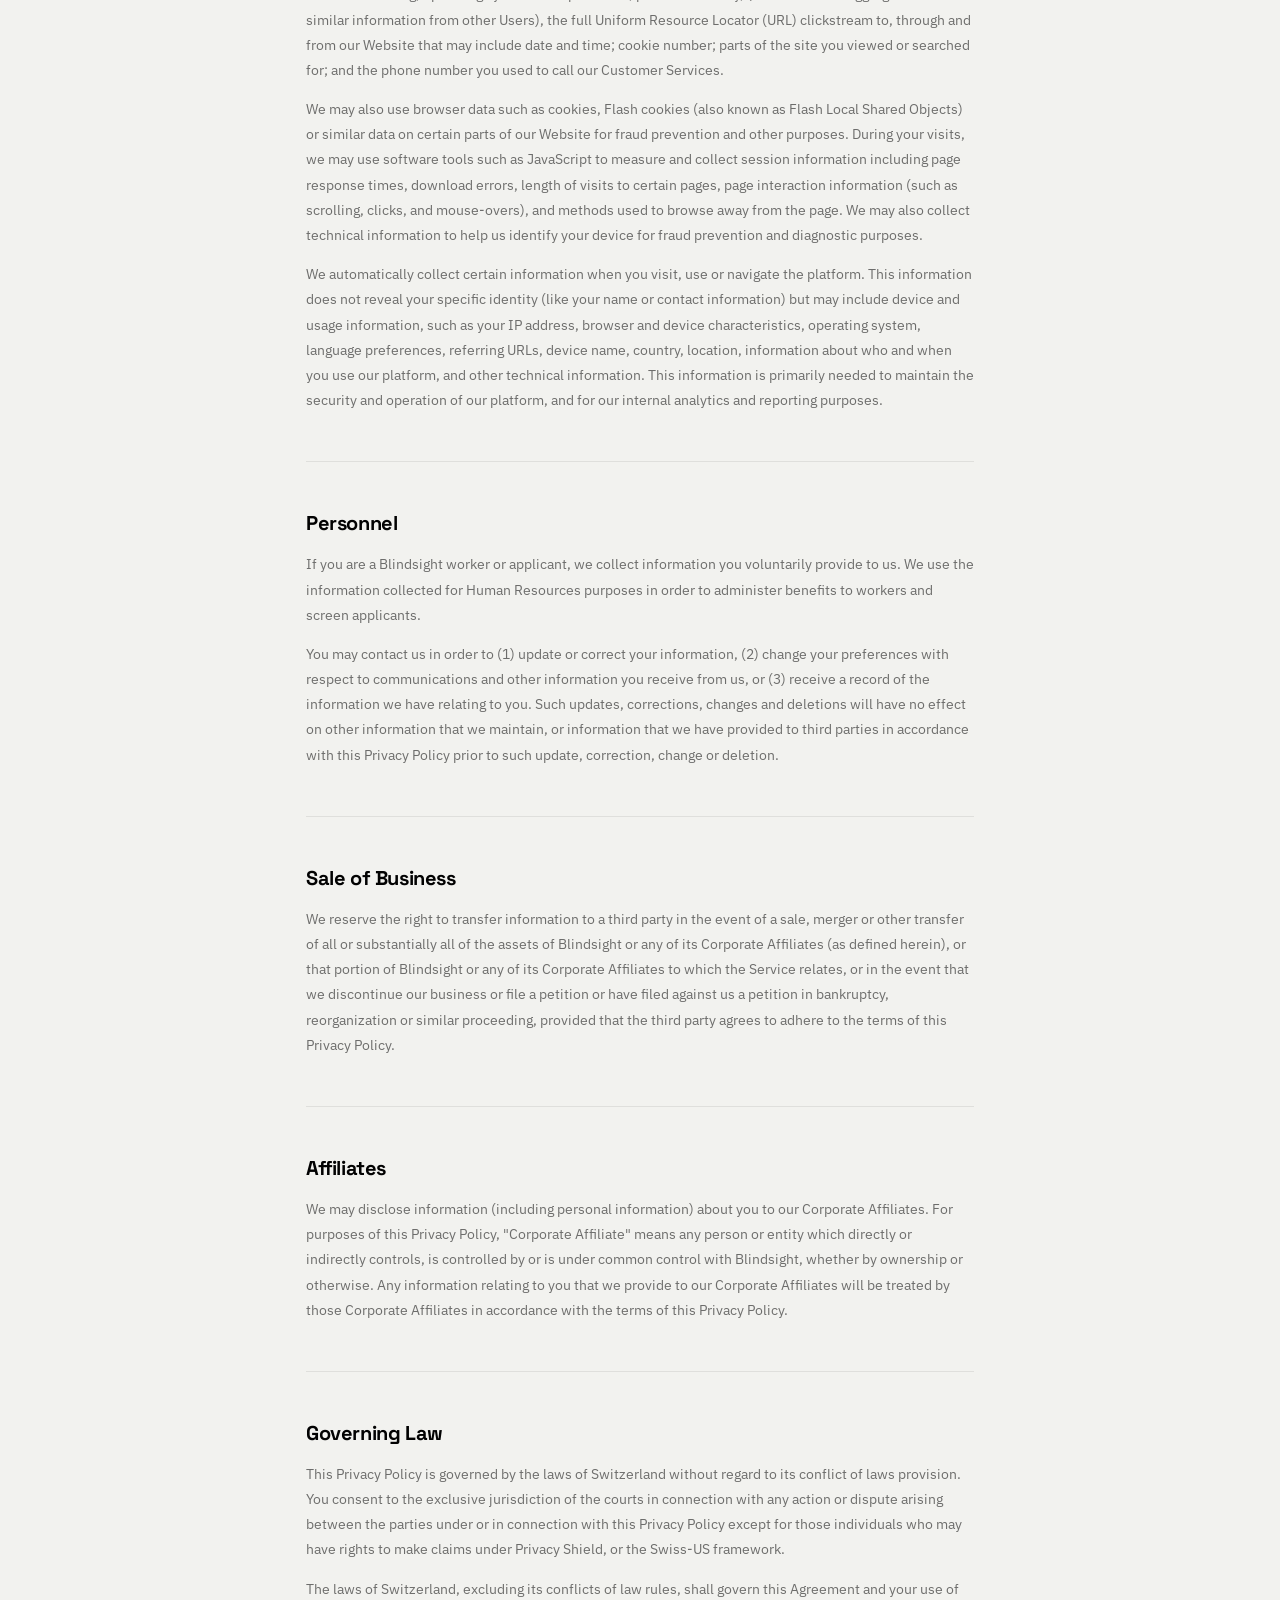
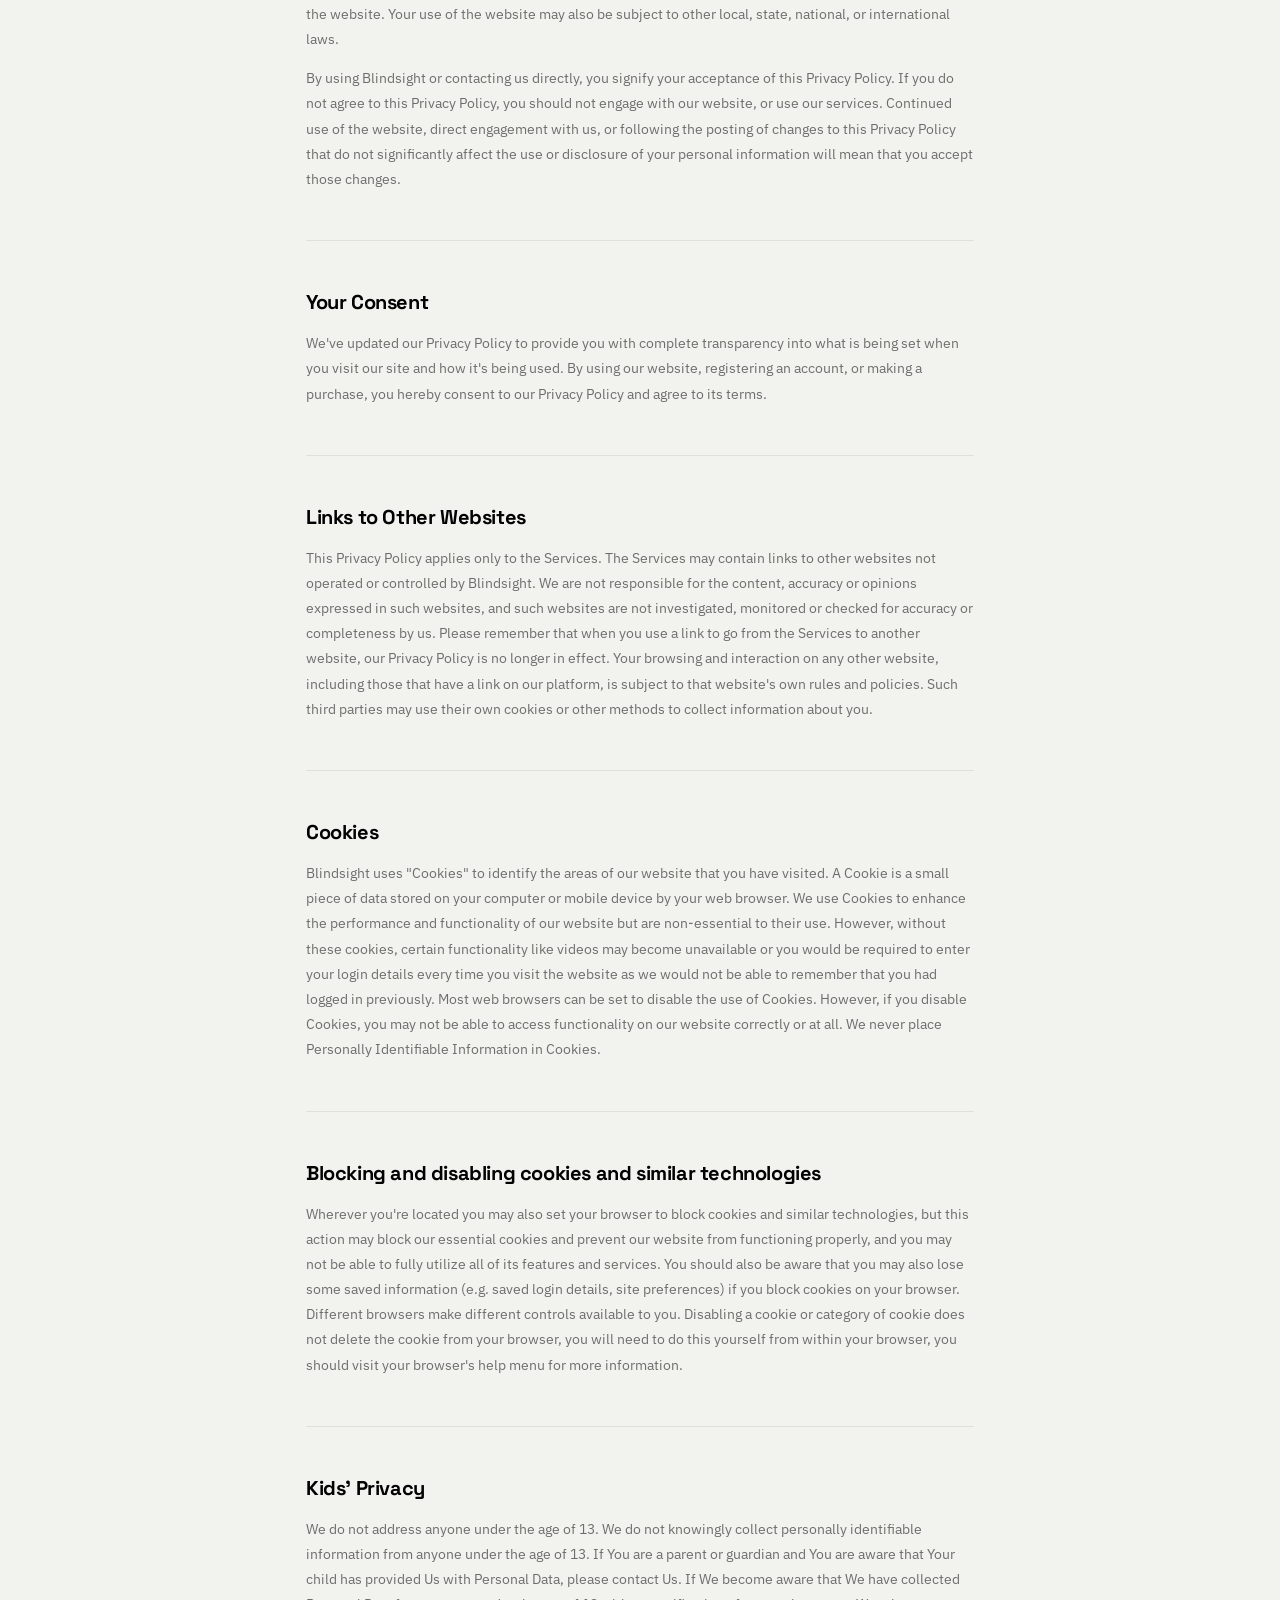
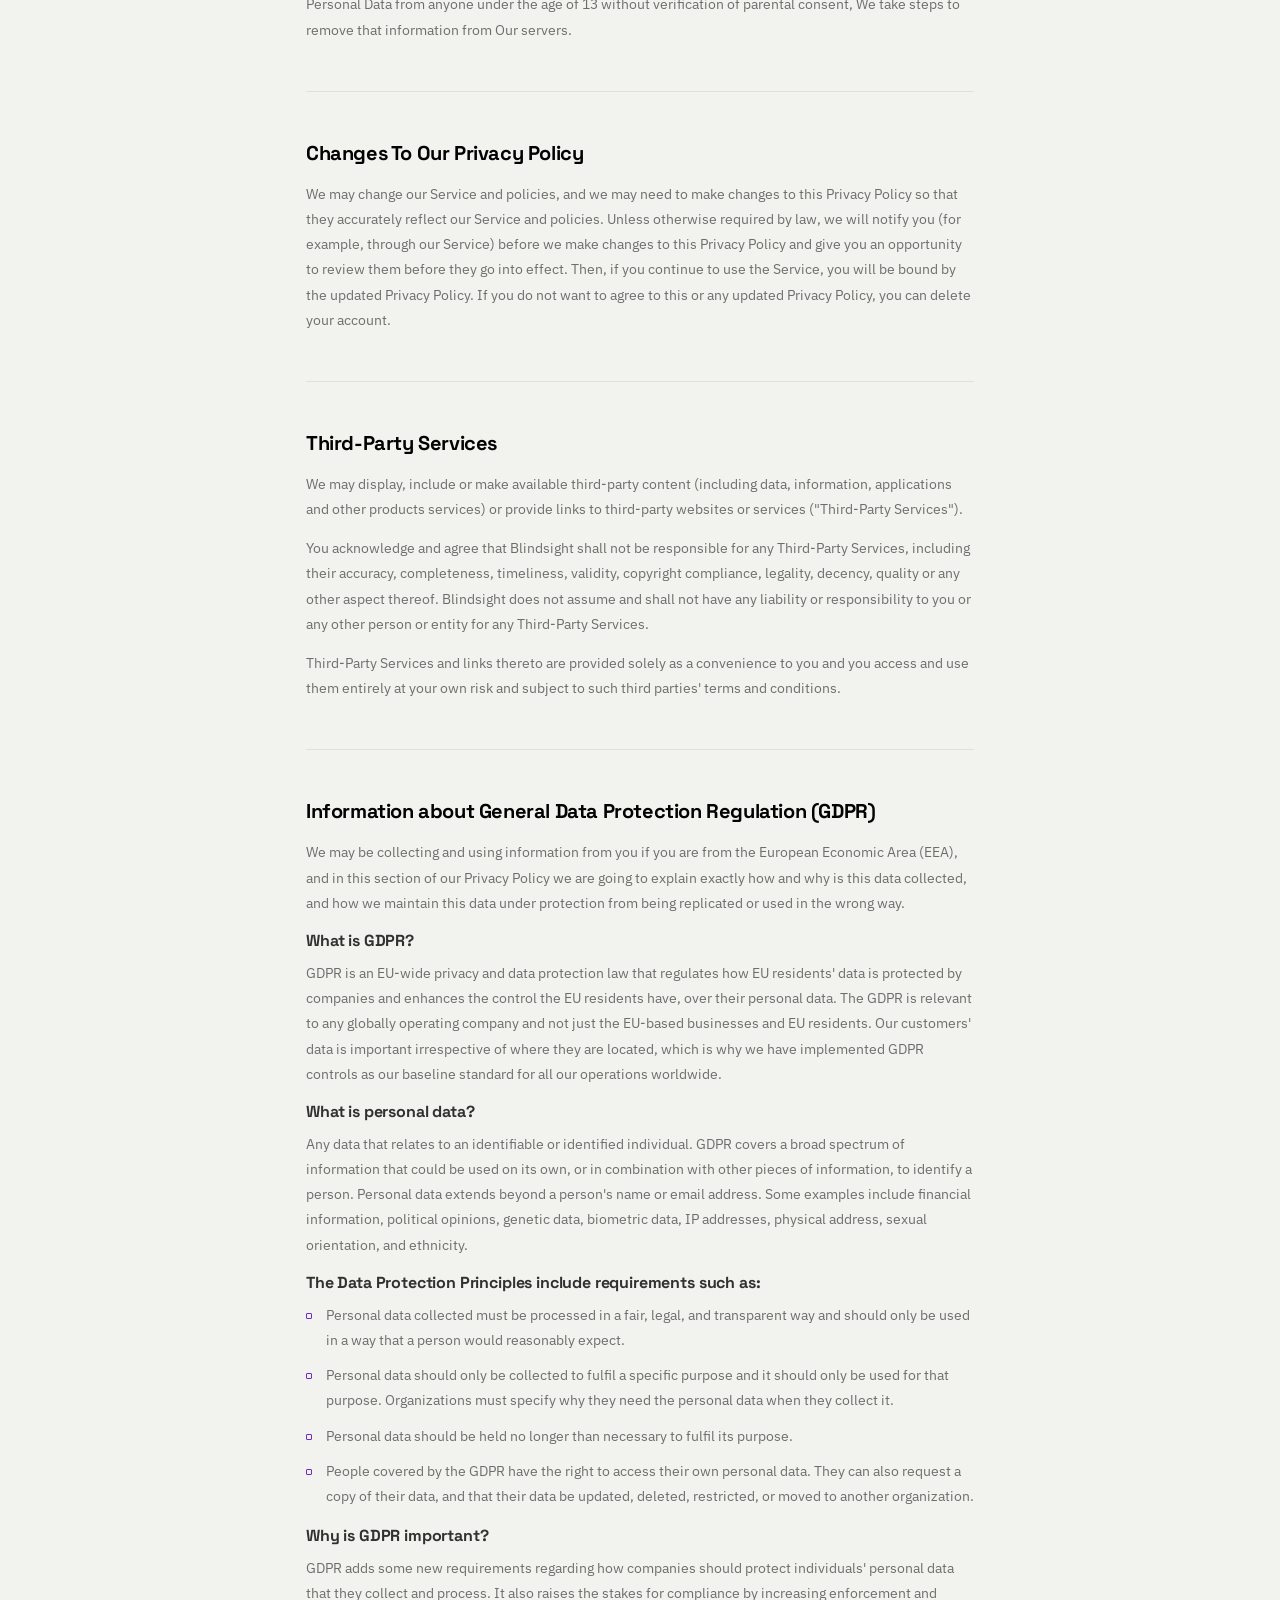
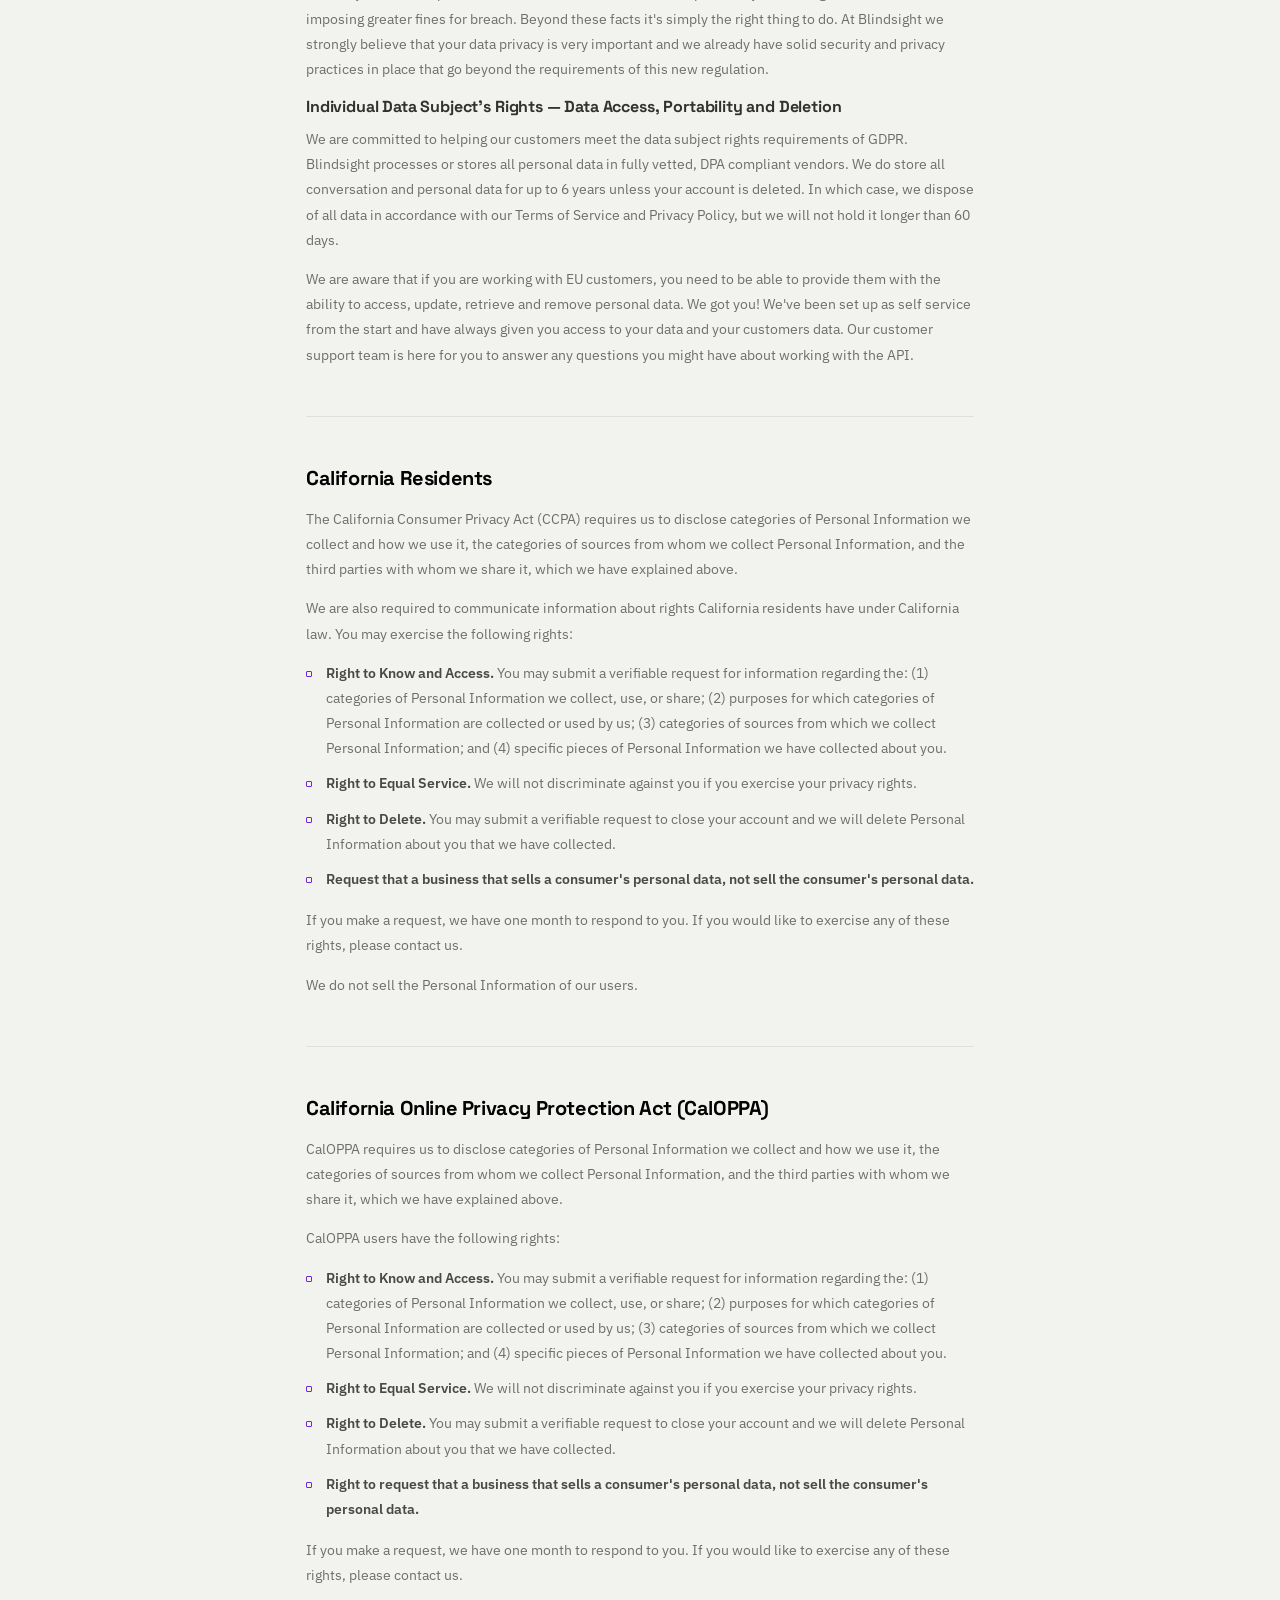
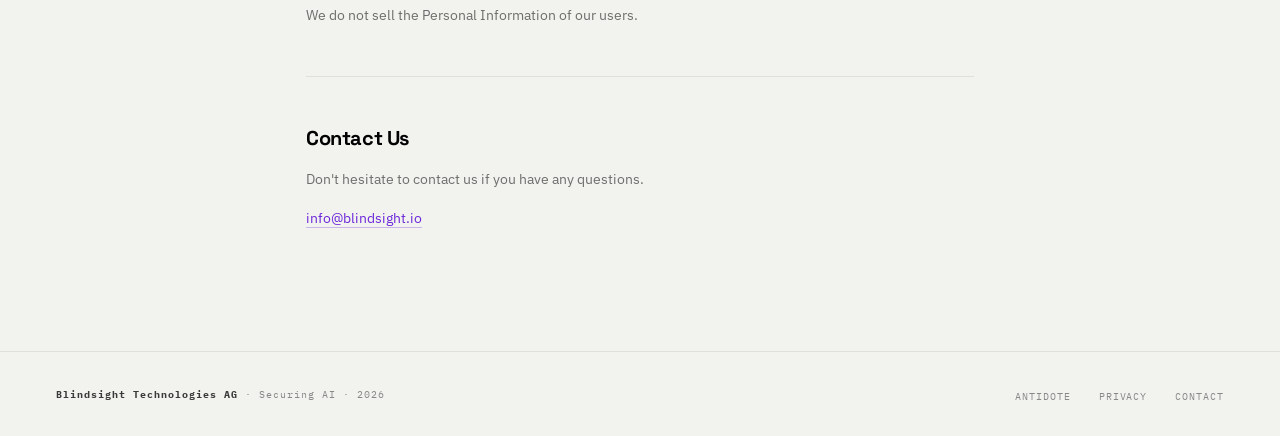
<file: privacy-policy/index.html>
<!DOCTYPE html>
<html lang="en">
<head>
  <meta charset="UTF-8" />
  <meta name="viewport" content="width=device-width, initial-scale=1.0" />

  <!-- Google Analytics -->
  <script async src="https://www.googletagmanager.com/gtag/js?id=G-06PKBPMVBJ"></script>
  <script>
    window.dataLayer = window.dataLayer || [];
    function gtag(){dataLayer.push(arguments);}
    gtag('js', new Date());
    gtag('config', 'G-06PKBPMVBJ');
  </script>

  <title>Privacy Policy — Blindsight</title>
  <meta name="description" content="Blindsight Privacy Policy. Learn how we collect, use, and protect your personal information." />
  <link rel="canonical" href="https://www.blindsight.io/privacy-policy" />

  <!-- Favicon -->
  <link rel="icon" href="../assets/images/Emblem_B.png" type="image/png" />

  <!-- Fonts -->
  <link href="https://fonts.googleapis.com/css2?family=Space+Grotesk:wght@400;500;700&family=IBM+Plex+Mono:wght@400;700&family=IBM+Plex+Sans:wght@400;600;700&display=swap" rel="stylesheet" />

  <!-- Set theme before paint to avoid flash -->
  <script>
    document.documentElement.setAttribute('data-theme',
      window.matchMedia('(prefers-color-scheme: light)').matches ? 'light' : 'dark'
    );
  </script>

  <style>
    *, *::before, *::after { box-sizing: border-box; margin: 0; padding: 0; }

    :root {
      --mono: 'IBM Plex Mono', monospace;
      --sans: 'IBM Plex Sans', sans-serif;
      --display: 'Space Grotesk', sans-serif;
      --purple: #6D28D9;
      --transition-theme: background 0.45s ease, color 0.45s ease, border-color 0.45s ease;
    }

    [data-theme="dark"] {
      --bg: #020202;
      --text: #F8F8F8;
      --text-mid: #C5C5C5;
      --text-dim: #545454;
      --text-body: rgba(255,255,255,0.55);
      --text-intro: rgba(255,255,255,0.7);
      --text-heading-sub: rgba(255,255,255,0.9);
      --text-strong: rgba(255,255,255,0.8);
      --text-updated: rgba(255,255,255,0.3);
      --nav-bg: rgba(2,2,2,0.7);
      --nav-link: rgba(255,255,255,0.35);
      --nav-tagline: rgba(255,255,255,0.3);
      --border: rgba(255,255,255,0.05);
      --divider: rgba(255,255,255,0.06);
      --mobile-bg: rgba(2,2,2,0.96);
      --mobile-link: rgba(255,255,255,0.7);
      --hamburger: #F8F8F8;
    }

    [data-theme="light"] {
      --bg: #F2F2EF;
      --text: #020202;
      --text-mid: #3a3a3a;
      --text-dim: #888;
      --text-body: rgba(0,0,0,0.55);
      --text-intro: rgba(0,0,0,0.6);
      --text-heading-sub: rgba(0,0,0,0.8);
      --text-strong: rgba(0,0,0,0.7);
      --text-updated: rgba(0,0,0,0.3);
      --nav-bg: rgba(242,242,239,0.92);
      --nav-link: rgba(0,0,0,0.35);
      --nav-tagline: rgba(0,0,0,0.3);
      --border: rgba(0,0,0,0.08);
      --divider: rgba(0,0,0,0.08);
      --mobile-bg: rgba(242,242,239,0.96);
      --mobile-link: rgba(0,0,0,0.6);
      --hamburger: #020202;
    }

    html { scroll-behavior: smooth; }

    body {
      background: var(--bg);
      color: var(--text);
      font-family: var(--sans);
      font-size: 15.4px;
      min-height: 100vh;
      overflow-x: hidden;
      transition: var(--transition-theme);
    }

    /* ── NAV ── */
    nav {
      position: fixed; top: 0; left: 0; right: 0; z-index: 200;
      display: flex; align-items: center; justify-content: space-between;
      padding: 24px 56px;
      background: var(--nav-bg); backdrop-filter: blur(20px);
      border-bottom: 1px solid var(--border);
      transition: var(--transition-theme);
    }
    .nav-wordmark {
      font-family: var(--display); font-size: 18px; font-weight: 700;
      color: var(--text); text-decoration: none; letter-spacing: -0.02em;
      display: flex; align-items: center;
      transition: color 0.45s ease;
    }
    .nav-logo { height: 22px; width: auto; display: block; }
    .nav-logo-dark { display: block; }
    .nav-logo-light { display: none; }
    [data-theme="light"] .nav-logo-dark { display: none; }
    [data-theme="light"] .nav-logo-light { display: block; }
    .nav-tagline {
      font-family: var(--mono); font-size: 9px; letter-spacing: 0.22em;
      text-transform: uppercase; color: var(--nav-tagline);
      margin-left: 12px; transition: color 0.45s ease;
    }
    .nav-links { display: flex; align-items: center; gap: 36px; list-style: none; }
    .nav-links a {
      font-family: var(--mono); font-size: 9.5px; letter-spacing: 0.12em;
      text-transform: uppercase; color: var(--nav-link);
      text-decoration: none; transition: color 0.3s;
    }
    .nav-links a:hover { color: var(--text); }

    /* Hamburger */
    .hamburger {
      display: none; background: none; border: none; cursor: pointer;
      width: 28px; height: 20px; position: relative; z-index: 210;
      flex-direction: column; justify-content: space-between;
    }
    .hamburger span {
      display: block; width: 100%; height: 2px; background: var(--hamburger);
      transition: transform 0.3s ease, opacity 0.3s ease, background 0.45s ease;
    }
    .hamburger.open span:nth-child(1) { transform: translateY(9px) rotate(45deg); }
    .hamburger.open span:nth-child(2) { opacity: 0; }
    .hamburger.open span:nth-child(3) { transform: translateY(-9px) rotate(-45deg); }

    .mobile-menu {
      display: none; position: fixed; top: 0; left: 0; right: 0; bottom: 0;
      background: var(--mobile-bg); backdrop-filter: blur(20px);
      z-index: 199;
      flex-direction: column; align-items: center; justify-content: center; gap: 32px;
      transition: background 0.45s ease;
    }
    .mobile-menu.open { display: flex; }
    .mobile-menu a {
      font-family: var(--mono); font-size: 14px; letter-spacing: 0.14em;
      text-transform: uppercase; color: var(--mobile-link);
      text-decoration: none; transition: color 0.3s;
    }
    .mobile-menu a:hover { color: var(--text); }

    /* ── CONTENT ── */
    .pp-container {
      max-width: 780px;
      margin: 0 auto;
      padding: 140px 56px 80px;
    }

    .pp-tag {
      font-family: var(--mono); font-size: 9.5px;
      letter-spacing: 0.14em; text-transform: uppercase;
      color: var(--purple); margin-bottom: 20px;
    }

    .pp-title {
      font-family: var(--display); font-size: clamp(32px, 5vw, 48px);
      font-weight: 700; letter-spacing: -0.03em;
      line-height: 1.15; margin-bottom: 12px;
      color: var(--text); transition: color 0.45s ease;
    }

    .pp-updated {
      font-family: var(--mono); font-size: 11px;
      color: var(--text-updated); letter-spacing: 0.06em;
      margin-bottom: 48px; transition: color 0.45s ease;
    }

    .pp-intro {
      font-size: 15.4px; line-height: 1.75;
      color: var(--text-intro); margin-bottom: 48px;
      transition: color 0.45s ease;
    }

    .pp-section { margin-bottom: 40px; }

    .pp-section h2 {
      font-family: var(--display); font-size: 20px;
      font-weight: 700; letter-spacing: -0.02em;
      margin-bottom: 16px; color: var(--text);
      transition: color 0.45s ease;
    }

    .pp-section h3 {
      font-family: var(--display); font-size: 16px;
      font-weight: 700; letter-spacing: -0.01em;
      margin-bottom: 10px; color: var(--text-heading-sub);
      transition: color 0.45s ease;
    }

    .pp-section p {
      font-size: 14px; line-height: 1.8;
      color: var(--text-body); margin-bottom: 14px;
      transition: color 0.45s ease;
    }

    .pp-section ul { list-style: none; margin-bottom: 16px; padding: 0; }

    .pp-section ul li {
      font-size: 14px; line-height: 1.8;
      color: var(--text-body);
      padding-left: 20px; position: relative;
      margin-bottom: 10px; transition: color 0.45s ease;
    }

    .pp-section ul li::before {
      content: '';
      position: absolute; left: 0; top: 10px;
      width: 6px; height: 6px;
      border: 1px solid var(--purple);
      border-radius: 1px;
    }

    .pp-section strong {
      color: var(--text-strong); font-weight: 600;
      transition: color 0.45s ease;
    }

    .pp-divider {
      height: 1px;
      background: var(--divider);
      margin: 48px 0;
      transition: background 0.45s ease;
    }

    .pp-section a {
      color: var(--purple); text-decoration: none;
      border-bottom: 1px solid rgba(109,40,217,0.3);
      transition: border-color 0.2s;
    }
    .pp-section a:hover { border-color: var(--purple); }

    /* ── FOOTER ── */
    footer {
      padding: 32px 56px; background: var(--bg);
      border-top: 1px solid var(--border);
      display: flex; align-items: center; justify-content: space-between;
      position: relative; z-index: 1;
      transition: var(--transition-theme);
    }
    .footer-brand {
      font-family: var(--mono); font-size: 10px;
      letter-spacing: 0.1em; color: var(--text-dim);
      transition: color 0.45s ease;
    }
    .footer-brand strong { color: var(--text-mid); transition: color 0.45s ease; }
    .footer-links { display: flex; gap: 28px; list-style: none; }
    .footer-links a {
      font-family: var(--mono); font-size: 9.5px;
      letter-spacing: 0.1em; text-transform: uppercase;
      color: var(--text-dim); text-decoration: none; transition: color 0.2s;
    }
    .footer-links a:hover { color: var(--text-mid); }

    /* ── RESPONSIVE ── */
    @media (min-width: 1400px) {
      nav, footer {
        padding-left: calc((100vw - 1280px) / 2);
        padding-right: calc((100vw - 1280px) / 2);
      }
    }
    @media (max-width: 1100px) {
      nav { padding: 18px 28px; }
      .nav-links { display: none; }
      .hamburger { display: flex; }
      .pp-container { padding-left: 28px; padding-right: 28px; }
    }
    @media (max-width: 640px) {
      nav { padding: 14px 16px; }
      .nav-logo { height: 18px; }
      .nav-tagline { display: none; }
      .pp-container { padding: 100px 16px 56px; }
      footer { padding: 24px 16px; flex-direction: column; gap: 16px; text-align: center; }
      .footer-links { flex-wrap: wrap; justify-content: center; gap: 16px; }
    }
  </style>
</head>
<body>

<!-- NAV -->
<nav>
  <div style="display:flex;align-items:center;">
    <a href="/" class="nav-wordmark">
      <img src="../assets/images/LOGO_Primary_W.png" alt="Blindsight" class="nav-logo nav-logo-dark" />
      <img src="../assets/images/LOGO_Primary_B.png" alt="Blindsight" class="nav-logo nav-logo-light" />
    </a>
  </div>
  <ul class="nav-links">
    <li><a href="/antidote/">Antidote</a></li>
    <li><a href="mailto:info@blindsight.io">Contact</a></li>
  </ul>
  <button class="hamburger" id="hamburger" aria-label="Open menu">
    <span></span><span></span><span></span>
  </button>
</nav>
<div class="mobile-menu" id="mobile-menu">
  <a href="/antidote/">Antidote</a>
  <a href="mailto:info@blindsight.io">Contact</a>
</div>

<!-- CONTENT -->
<div class="pp-container">
  <div class="pp-tag">// Legal</div>
  <h1 class="pp-title">Privacy Policy</h1>
  <div class="pp-updated">Updated 2026-02-23</div>

  <p class="pp-intro">
    Blindsight ("we," "our," or "us") is committed to protecting your privacy. This Privacy Policy explains how your personal information is collected, used, and disclosed by Blindsight. It applies to our website and its associated subdomains (collectively, our "Service") alongside our application, Blindsight. By accessing or using our Service, you signify that you have read, understood, and agree to our collection, storage, use, and disclosure of your personal information as described in this Privacy Policy and our Terms of Service.
  </p>

  <div class="pp-divider"></div>

  <!-- Definitions -->
  <div class="pp-section">
    <h2>Definitions and key terms</h2>
    <ul>
      <li><strong>Cookie:</strong> small amount of data generated by a website and saved by your web browser. It is used to identify your browser, provide analytics, remember information about you such as your language preference or login information.</li>
      <li><strong>Company:</strong> when this policy mentions "Company," "we," "us," or "our," it refers to Blindsight Technologies AG, Rennweg 57, 8001 Zurich, Switzerland that is responsible for your information under this Privacy Policy.</li>
      <li><strong>Country:</strong> where Blindsight or the owners/founders of Blindsight are based, in this case is Switzerland.</li>
      <li><strong>Customer:</strong> refers to the company, organization or person that signs up to use the Blindsight Service to manage the relationships with your consumers or service users.</li>
      <li><strong>Device:</strong> any internet connected device such as a phone, tablet, computer or any other device that can be used to visit Blindsight and use the services.</li>
      <li><strong>IP address:</strong> every device connected to the Internet is assigned a number known as an Internet protocol (IP) address. These numbers are usually assigned in geographic blocks. An IP address can often be used to identify the location from which a device is connecting to the Internet.</li>
      <li><strong>Personnel:</strong> refers to those individuals who are employed by Blindsight or are under contract to perform a service on behalf of one of the parties.</li>
      <li><strong>Personal Data:</strong> any information that directly, indirectly, or in connection with other information — including a personal identification number — allows for the identification or identifiability of a natural person.</li>
      <li><strong>Service:</strong> refers to the service provided by Blindsight as described in the relative terms (if available) and on this platform.</li>
      <li><strong>Third-party service:</strong> refers to advertisers, contest sponsors, promotional and marketing partners, and others who provide our content or whose products or services we think may interest you.</li>
      <li><strong>Website:</strong> Blindsight's site, which can be accessed via this URL: <a href="https://blindsight.io/">https://blindsight.io/</a></li>
      <li><strong>You:</strong> a person or entity that is registered with Blindsight to use the Services.</li>
    </ul>
  </div>

  <div class="pp-divider"></div>

  <!-- Information automatically collected -->
  <div class="pp-section">
    <h2>Information automatically collected</h2>
    <p>There is some information like your Internet Protocol (IP) address and/or browser and device characteristics — is collected automatically when you visit our platform. This information may be used to connect your computer to the Internet. Other information collected automatically could be a login, e-mail address, password, computer and connection information such as browser plug-in types and versions and time zone setting, operating systems and platforms, purchase history, (we sometimes aggregate with similar information from other Users), the full Uniform Resource Locator (URL) clickstream to, through and from our Website that may include date and time; cookie number; parts of the site you viewed or searched for; and the phone number you used to call our Customer Services.</p>
    <p>We may also use browser data such as cookies, Flash cookies (also known as Flash Local Shared Objects) or similar data on certain parts of our Website for fraud prevention and other purposes. During your visits, we may use software tools such as JavaScript to measure and collect session information including page response times, download errors, length of visits to certain pages, page interaction information (such as scrolling, clicks, and mouse-overs), and methods used to browse away from the page. We may also collect technical information to help us identify your device for fraud prevention and diagnostic purposes.</p>
    <p>We automatically collect certain information when you visit, use or navigate the platform. This information does not reveal your specific identity (like your name or contact information) but may include device and usage information, such as your IP address, browser and device characteristics, operating system, language preferences, referring URLs, device name, country, location, information about who and when you use our platform, and other technical information. This information is primarily needed to maintain the security and operation of our platform, and for our internal analytics and reporting purposes.</p>
  </div>

  <div class="pp-divider"></div>

  <!-- Personnel -->
  <div class="pp-section">
    <h2>Personnel</h2>
    <p>If you are a Blindsight worker or applicant, we collect information you voluntarily provide to us. We use the information collected for Human Resources purposes in order to administer benefits to workers and screen applicants.</p>
    <p>You may contact us in order to (1) update or correct your information, (2) change your preferences with respect to communications and other information you receive from us, or (3) receive a record of the information we have relating to you. Such updates, corrections, changes and deletions will have no effect on other information that we maintain, or information that we have provided to third parties in accordance with this Privacy Policy prior to such update, correction, change or deletion.</p>
  </div>

  <div class="pp-divider"></div>

  <!-- Sale of Business -->
  <div class="pp-section">
    <h2>Sale of Business</h2>
    <p>We reserve the right to transfer information to a third party in the event of a sale, merger or other transfer of all or substantially all of the assets of Blindsight or any of its Corporate Affiliates (as defined herein), or that portion of Blindsight or any of its Corporate Affiliates to which the Service relates, or in the event that we discontinue our business or file a petition or have filed against us a petition in bankruptcy, reorganization or similar proceeding, provided that the third party agrees to adhere to the terms of this Privacy Policy.</p>
  </div>

  <div class="pp-divider"></div>

  <!-- Affiliates -->
  <div class="pp-section">
    <h2>Affiliates</h2>
    <p>We may disclose information (including personal information) about you to our Corporate Affiliates. For purposes of this Privacy Policy, "Corporate Affiliate" means any person or entity which directly or indirectly controls, is controlled by or is under common control with Blindsight, whether by ownership or otherwise. Any information relating to you that we provide to our Corporate Affiliates will be treated by those Corporate Affiliates in accordance with the terms of this Privacy Policy.</p>
  </div>

  <div class="pp-divider"></div>

  <!-- Governing Law -->
  <div class="pp-section">
    <h2>Governing Law</h2>
    <p>This Privacy Policy is governed by the laws of Switzerland without regard to its conflict of laws provision. You consent to the exclusive jurisdiction of the courts in connection with any action or dispute arising between the parties under or in connection with this Privacy Policy except for those individuals who may have rights to make claims under Privacy Shield, or the Swiss-US framework.</p>
    <p>The laws of Switzerland, excluding its conflicts of law rules, shall govern this Agreement and your use of the website. Your use of the website may also be subject to other local, state, national, or international laws.</p>
    <p>By using Blindsight or contacting us directly, you signify your acceptance of this Privacy Policy. If you do not agree to this Privacy Policy, you should not engage with our website, or use our services. Continued use of the website, direct engagement with us, or following the posting of changes to this Privacy Policy that do not significantly affect the use or disclosure of your personal information will mean that you accept those changes.</p>
  </div>

  <div class="pp-divider"></div>

  <!-- Your Consent -->
  <div class="pp-section">
    <h2>Your Consent</h2>
    <p>We've updated our Privacy Policy to provide you with complete transparency into what is being set when you visit our site and how it's being used. By using our website, registering an account, or making a purchase, you hereby consent to our Privacy Policy and agree to its terms.</p>
  </div>

  <div class="pp-divider"></div>

  <!-- Links to Other Websites -->
  <div class="pp-section">
    <h2>Links to Other Websites</h2>
    <p>This Privacy Policy applies only to the Services. The Services may contain links to other websites not operated or controlled by Blindsight. We are not responsible for the content, accuracy or opinions expressed in such websites, and such websites are not investigated, monitored or checked for accuracy or completeness by us. Please remember that when you use a link to go from the Services to another website, our Privacy Policy is no longer in effect. Your browsing and interaction on any other website, including those that have a link on our platform, is subject to that website's own rules and policies. Such third parties may use their own cookies or other methods to collect information about you.</p>
  </div>

  <div class="pp-divider"></div>

  <!-- Cookies -->
  <div class="pp-section">
    <h2>Cookies</h2>
    <p>Blindsight uses "Cookies" to identify the areas of our website that you have visited. A Cookie is a small piece of data stored on your computer or mobile device by your web browser. We use Cookies to enhance the performance and functionality of our website but are non-essential to their use. However, without these cookies, certain functionality like videos may become unavailable or you would be required to enter your login details every time you visit the website as we would not be able to remember that you had logged in previously. Most web browsers can be set to disable the use of Cookies. However, if you disable Cookies, you may not be able to access functionality on our website correctly or at all. We never place Personally Identifiable Information in Cookies.</p>
  </div>

  <div class="pp-divider"></div>

  <!-- Blocking and disabling cookies -->
  <div class="pp-section">
    <h2>Blocking and disabling cookies and similar technologies</h2>
    <p>Wherever you're located you may also set your browser to block cookies and similar technologies, but this action may block our essential cookies and prevent our website from functioning properly, and you may not be able to fully utilize all of its features and services. You should also be aware that you may also lose some saved information (e.g. saved login details, site preferences) if you block cookies on your browser. Different browsers make different controls available to you. Disabling a cookie or category of cookie does not delete the cookie from your browser, you will need to do this yourself from within your browser, you should visit your browser's help menu for more information.</p>
  </div>

  <div class="pp-divider"></div>

  <!-- Kids' Privacy -->
  <div class="pp-section">
    <h2>Kids' Privacy</h2>
    <p>We do not address anyone under the age of 13. We do not knowingly collect personally identifiable information from anyone under the age of 13. If You are a parent or guardian and You are aware that Your child has provided Us with Personal Data, please contact Us. If We become aware that We have collected Personal Data from anyone under the age of 13 without verification of parental consent, We take steps to remove that information from Our servers.</p>
  </div>

  <div class="pp-divider"></div>

  <!-- Changes To Our Privacy Policy -->
  <div class="pp-section">
    <h2>Changes To Our Privacy Policy</h2>
    <p>We may change our Service and policies, and we may need to make changes to this Privacy Policy so that they accurately reflect our Service and policies. Unless otherwise required by law, we will notify you (for example, through our Service) before we make changes to this Privacy Policy and give you an opportunity to review them before they go into effect. Then, if you continue to use the Service, you will be bound by the updated Privacy Policy. If you do not want to agree to this or any updated Privacy Policy, you can delete your account.</p>
  </div>

  <div class="pp-divider"></div>

  <!-- Third-Party Services -->
  <div class="pp-section">
    <h2>Third-Party Services</h2>
    <p>We may display, include or make available third-party content (including data, information, applications and other products services) or provide links to third-party websites or services ("Third-Party Services").</p>
    <p>You acknowledge and agree that Blindsight shall not be responsible for any Third-Party Services, including their accuracy, completeness, timeliness, validity, copyright compliance, legality, decency, quality or any other aspect thereof. Blindsight does not assume and shall not have any liability or responsibility to you or any other person or entity for any Third-Party Services.</p>
    <p>Third-Party Services and links thereto are provided solely as a convenience to you and you access and use them entirely at your own risk and subject to such third parties' terms and conditions.</p>
  </div>

  <div class="pp-divider"></div>

  <!-- GDPR -->
  <div class="pp-section">
    <h2>Information about General Data Protection Regulation (GDPR)</h2>
    <p>We may be collecting and using information from you if you are from the European Economic Area (EEA), and in this section of our Privacy Policy we are going to explain exactly how and why is this data collected, and how we maintain this data under protection from being replicated or used in the wrong way.</p>

    <h3>What is GDPR?</h3>
    <p>GDPR is an EU-wide privacy and data protection law that regulates how EU residents' data is protected by companies and enhances the control the EU residents have, over their personal data. The GDPR is relevant to any globally operating company and not just the EU-based businesses and EU residents. Our customers' data is important irrespective of where they are located, which is why we have implemented GDPR controls as our baseline standard for all our operations worldwide.</p>

    <h3>What is personal data?</h3>
    <p>Any data that relates to an identifiable or identified individual. GDPR covers a broad spectrum of information that could be used on its own, or in combination with other pieces of information, to identify a person. Personal data extends beyond a person's name or email address. Some examples include financial information, political opinions, genetic data, biometric data, IP addresses, physical address, sexual orientation, and ethnicity.</p>

    <h3>The Data Protection Principles include requirements such as:</h3>
    <ul>
      <li>Personal data collected must be processed in a fair, legal, and transparent way and should only be used in a way that a person would reasonably expect.</li>
      <li>Personal data should only be collected to fulfil a specific purpose and it should only be used for that purpose. Organizations must specify why they need the personal data when they collect it.</li>
      <li>Personal data should be held no longer than necessary to fulfil its purpose.</li>
      <li>People covered by the GDPR have the right to access their own personal data. They can also request a copy of their data, and that their data be updated, deleted, restricted, or moved to another organization.</li>
    </ul>

    <h3>Why is GDPR important?</h3>
    <p>GDPR adds some new requirements regarding how companies should protect individuals' personal data that they collect and process. It also raises the stakes for compliance by increasing enforcement and imposing greater fines for breach. Beyond these facts it's simply the right thing to do. At Blindsight we strongly believe that your data privacy is very important and we already have solid security and privacy practices in place that go beyond the requirements of this new regulation.</p>

    <h3>Individual Data Subject's Rights — Data Access, Portability and Deletion</h3>
    <p>We are committed to helping our customers meet the data subject rights requirements of GDPR. Blindsight processes or stores all personal data in fully vetted, DPA compliant vendors. We do store all conversation and personal data for up to 6 years unless your account is deleted. In which case, we dispose of all data in accordance with our Terms of Service and Privacy Policy, but we will not hold it longer than 60 days.</p>
    <p>We are aware that if you are working with EU customers, you need to be able to provide them with the ability to access, update, retrieve and remove personal data. We got you! We've been set up as self service from the start and have always given you access to your data and your customers data. Our customer support team is here for you to answer any questions you might have about working with the API.</p>
  </div>

  <div class="pp-divider"></div>

  <!-- California Residents -->
  <div class="pp-section">
    <h2>California Residents</h2>
    <p>The California Consumer Privacy Act (CCPA) requires us to disclose categories of Personal Information we collect and how we use it, the categories of sources from whom we collect Personal Information, and the third parties with whom we share it, which we have explained above.</p>
    <p>We are also required to communicate information about rights California residents have under California law. You may exercise the following rights:</p>
    <ul>
      <li><strong>Right to Know and Access.</strong> You may submit a verifiable request for information regarding the: (1) categories of Personal Information we collect, use, or share; (2) purposes for which categories of Personal Information are collected or used by us; (3) categories of sources from which we collect Personal Information; and (4) specific pieces of Personal Information we have collected about you.</li>
      <li><strong>Right to Equal Service.</strong> We will not discriminate against you if you exercise your privacy rights.</li>
      <li><strong>Right to Delete.</strong> You may submit a verifiable request to close your account and we will delete Personal Information about you that we have collected.</li>
      <li><strong>Request that a business that sells a consumer's personal data, not sell the consumer's personal data.</strong></li>
    </ul>
    <p>If you make a request, we have one month to respond to you. If you would like to exercise any of these rights, please contact us.</p>
    <p>We do not sell the Personal Information of our users.</p>
  </div>

  <div class="pp-divider"></div>

  <!-- CalOPPA -->
  <div class="pp-section">
    <h2>California Online Privacy Protection Act (CalOPPA)</h2>
    <p>CalOPPA requires us to disclose categories of Personal Information we collect and how we use it, the categories of sources from whom we collect Personal Information, and the third parties with whom we share it, which we have explained above.</p>
    <p>CalOPPA users have the following rights:</p>
    <ul>
      <li><strong>Right to Know and Access.</strong> You may submit a verifiable request for information regarding the: (1) categories of Personal Information we collect, use, or share; (2) purposes for which categories of Personal Information are collected or used by us; (3) categories of sources from which we collect Personal Information; and (4) specific pieces of Personal Information we have collected about you.</li>
      <li><strong>Right to Equal Service.</strong> We will not discriminate against you if you exercise your privacy rights.</li>
      <li><strong>Right to Delete.</strong> You may submit a verifiable request to close your account and we will delete Personal Information about you that we have collected.</li>
      <li><strong>Right to request that a business that sells a consumer's personal data, not sell the consumer's personal data.</strong></li>
    </ul>
    <p>If you make a request, we have one month to respond to you. If you would like to exercise any of these rights, please contact us.</p>
    <p>We do not sell the Personal Information of our users.</p>
  </div>

  <div class="pp-divider"></div>

  <!-- Contact Us -->
  <div class="pp-section">
    <h2>Contact Us</h2>
    <p>Don't hesitate to contact us if you have any questions.</p>
    <p><a href="mailto:info@blindsight.io">info@blindsight.io</a></p>
  </div>
</div>

<!-- FOOTER -->
<footer>
  <span class="footer-brand"><strong>Blindsight Technologies AG</strong> · Securing AI · 2026</span>
  <ul class="footer-links">
    <li><a href="/antidote/">Antidote</a></li>
    <li><a href="/privacy-policy/">Privacy</a></li>
    <li><a href="mailto:info@blindsight.io">Contact</a></li>
  </ul>
</footer>

<script>
  const hamburger = document.getElementById('hamburger');
  const mobileMenu = document.getElementById('mobile-menu');
  hamburger.addEventListener('click', () => {
    hamburger.classList.toggle('open');
    mobileMenu.classList.toggle('open');
  });

  // Live OS preference listener
  window.matchMedia('(prefers-color-scheme: light)').addEventListener('change', (e) => {
    document.documentElement.setAttribute('data-theme', e.matches ? 'light' : 'dark');
  });
</script>
</body>
</html>
</file>
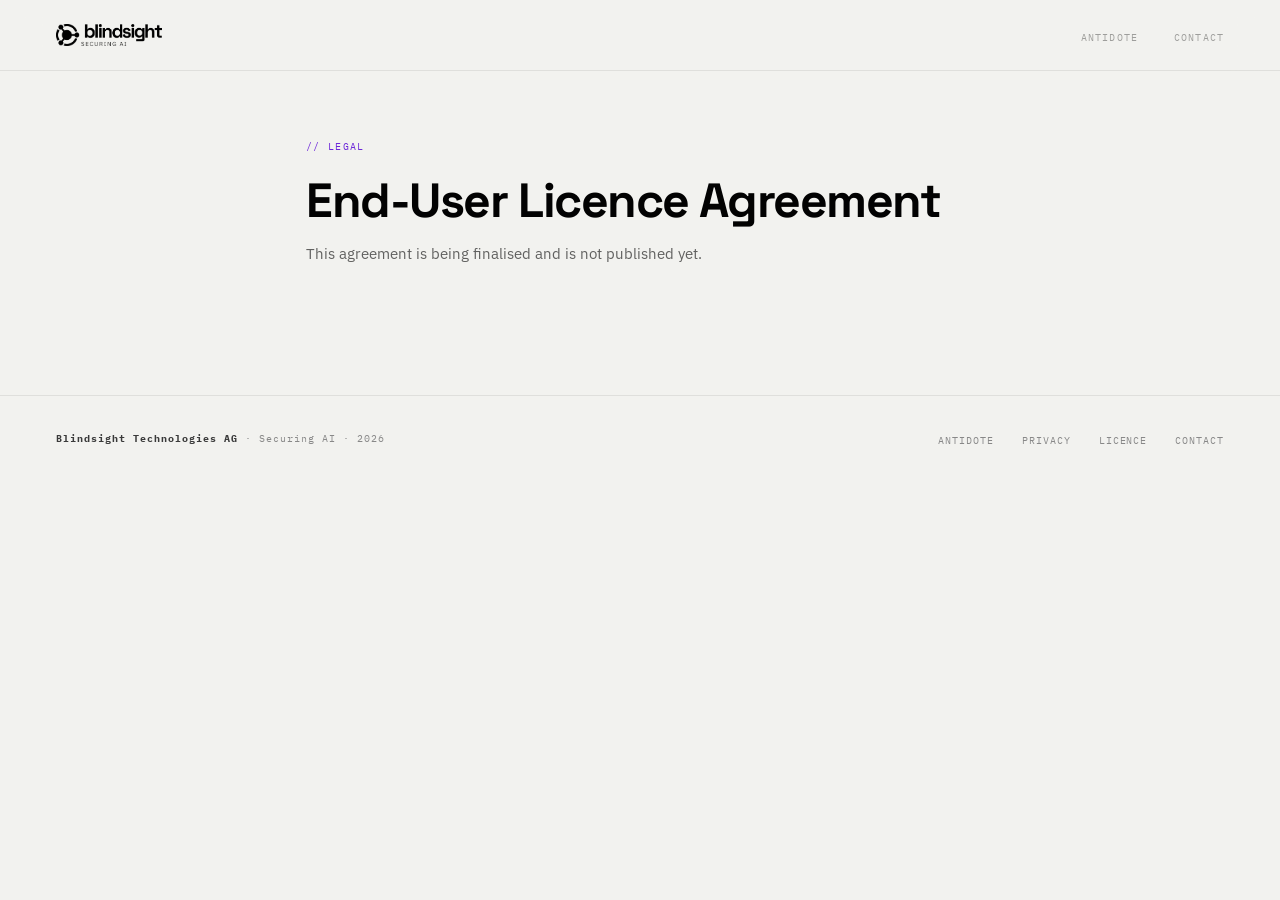
<file: legal/eula/index.html>
<!DOCTYPE html>
<html lang="en">
<head>
  <meta charset="UTF-8" />
  <meta name="viewport" content="width=device-width, initial-scale=1.0" />

  <!-- Google Analytics -->
  <script async src="https://www.googletagmanager.com/gtag/js?id=G-06PKBPMVBJ"></script>
  <script>
    window.dataLayer = window.dataLayer || [];
    function gtag(){dataLayer.push(arguments);}
    gtag('js', new Date());
    gtag('config', 'G-06PKBPMVBJ');
  </script>

  <title>End-User Licence Agreement | Blindsight</title>
  <meta name="description" content="The Blindsight desktop end-user licence agreement." />
  <link rel="canonical" href="https://www.blindsight.io/legal/eula" />

  <!-- Favicon -->
  <link rel="icon" href="../../assets/images/Emblem_B.png" type="image/png" />

  <!-- Fonts -->
  <link href="https://fonts.googleapis.com/css2?family=Space+Grotesk:wght@400;500;700&family=IBM+Plex+Mono:wght@400;700&family=IBM+Plex+Sans:wght@400;600;700&display=swap" rel="stylesheet" />

  <!-- Set theme before paint to avoid flash -->
  <script>
    document.documentElement.setAttribute('data-theme',
      window.matchMedia('(prefers-color-scheme: light)').matches ? 'light' : 'dark'
    );
  </script>

  <style>
    *, *::before, *::after { box-sizing: border-box; margin: 0; padding: 0; }

    :root {
      --mono: 'IBM Plex Mono', monospace;
      --sans: 'IBM Plex Sans', sans-serif;
      --display: 'Space Grotesk', sans-serif;
      --purple: #6D28D9;
      --transition-theme: background 0.45s ease, color 0.45s ease, border-color 0.45s ease;
    }

    [data-theme="dark"] {
      --bg: #020202;
      --text: #F8F8F8;
      --text-mid: #C5C5C5;
      --text-dim: #545454;
      --text-body: rgba(255,255,255,0.55);
      --text-intro: rgba(255,255,255,0.7);
      --text-heading-sub: rgba(255,255,255,0.9);
      --text-strong: rgba(255,255,255,0.8);
      --text-updated: rgba(255,255,255,0.3);
      --nav-bg: rgba(2,2,2,0.7);
      --nav-link: rgba(255,255,255,0.35);
      --nav-tagline: rgba(255,255,255,0.3);
      --border: rgba(255,255,255,0.05);
      --divider: rgba(255,255,255,0.06);
      --mobile-bg: rgba(2,2,2,0.96);
      --mobile-link: rgba(255,255,255,0.7);
      --hamburger: #F8F8F8;
    }

    [data-theme="light"] {
      --bg: #F2F2EF;
      --text: #020202;
      --text-mid: #3a3a3a;
      --text-dim: #888;
      --text-body: rgba(0,0,0,0.55);
      --text-intro: rgba(0,0,0,0.6);
      --text-heading-sub: rgba(0,0,0,0.8);
      --text-strong: rgba(0,0,0,0.7);
      --text-updated: rgba(0,0,0,0.3);
      --nav-bg: rgba(242,242,239,0.92);
      --nav-link: rgba(0,0,0,0.35);
      --nav-tagline: rgba(0,0,0,0.3);
      --border: rgba(0,0,0,0.08);
      --divider: rgba(0,0,0,0.08);
      --mobile-bg: rgba(242,242,239,0.96);
      --mobile-link: rgba(0,0,0,0.6);
      --hamburger: #020202;
    }

    html { scroll-behavior: smooth; }

    body {
      background: var(--bg);
      color: var(--text);
      font-family: var(--sans);
      font-size: 15.4px;
      min-height: 100vh;
      overflow-x: hidden;
      transition: var(--transition-theme);
    }

    /* ── NAV ── */
    nav {
      position: fixed; top: 0; left: 0; right: 0; z-index: 200;
      display: flex; align-items: center; justify-content: space-between;
      padding: 24px 56px;
      background: var(--nav-bg); backdrop-filter: blur(20px);
      border-bottom: 1px solid var(--border);
      transition: var(--transition-theme);
    }
    .nav-wordmark {
      font-family: var(--display); font-size: 18px; font-weight: 700;
      color: var(--text); text-decoration: none; letter-spacing: -0.02em;
      display: flex; align-items: center;
      transition: color 0.45s ease;
    }
    .nav-logo { height: 22px; width: auto; display: block; }
    .nav-logo-dark { display: block; }
    .nav-logo-light { display: none; }
    [data-theme="light"] .nav-logo-dark { display: none; }
    [data-theme="light"] .nav-logo-light { display: block; }
    .nav-tagline {
      font-family: var(--mono); font-size: 9px; letter-spacing: 0.22em;
      text-transform: uppercase; color: var(--nav-tagline);
      margin-left: 12px; transition: color 0.45s ease;
    }
    .nav-links { display: flex; align-items: center; gap: 36px; list-style: none; }
    .nav-links a {
      font-family: var(--mono); font-size: 9.5px; letter-spacing: 0.12em;
      text-transform: uppercase; color: var(--nav-link);
      text-decoration: none; transition: color 0.3s;
    }
    .nav-links a:hover { color: var(--text); }

    /* Hamburger */
    .hamburger {
      display: none; background: none; border: none; cursor: pointer;
      width: 28px; height: 20px; position: relative; z-index: 210;
      flex-direction: column; justify-content: space-between;
    }
    .hamburger span {
      display: block; width: 100%; height: 2px; background: var(--hamburger);
      transition: transform 0.3s ease, opacity 0.3s ease, background 0.45s ease;
    }
    .hamburger.open span:nth-child(1) { transform: translateY(9px) rotate(45deg); }
    .hamburger.open span:nth-child(2) { opacity: 0; }
    .hamburger.open span:nth-child(3) { transform: translateY(-9px) rotate(-45deg); }

    .mobile-menu {
      display: none; position: fixed; top: 0; left: 0; right: 0; bottom: 0;
      background: var(--mobile-bg); backdrop-filter: blur(20px);
      z-index: 199;
      flex-direction: column; align-items: center; justify-content: center; gap: 32px;
      transition: background 0.45s ease;
    }
    .mobile-menu.open { display: flex; }
    .mobile-menu a {
      font-family: var(--mono); font-size: 14px; letter-spacing: 0.14em;
      text-transform: uppercase; color: var(--mobile-link);
      text-decoration: none; transition: color 0.3s;
    }
    .mobile-menu a:hover { color: var(--text); }

    /* ── CONTENT ── */
    .pp-container {
      max-width: 780px;
      margin: 0 auto;
      padding: 140px 56px 80px;
    }

    .pp-tag {
      font-family: var(--mono); font-size: 9.5px;
      letter-spacing: 0.14em; text-transform: uppercase;
      color: var(--purple); margin-bottom: 20px;
    }

    .pp-title {
      font-family: var(--display); font-size: clamp(32px, 5vw, 48px);
      font-weight: 700; letter-spacing: -0.03em;
      line-height: 1.15; margin-bottom: 12px;
      color: var(--text); transition: color 0.45s ease;
    }

    .pp-updated {
      font-family: var(--mono); font-size: 11px;
      color: var(--text-updated); letter-spacing: 0.06em;
      margin-bottom: 48px; transition: color 0.45s ease;
    }

    .pp-intro {
      font-size: 15.4px; line-height: 1.75;
      color: var(--text-intro); margin-bottom: 48px;
      transition: color 0.45s ease;
    }

    .pp-section { margin-bottom: 40px; }

    .pp-section h2 {
      font-family: var(--display); font-size: 20px;
      font-weight: 700; letter-spacing: -0.02em;
      margin-bottom: 16px; color: var(--text);
      transition: color 0.45s ease;
    }

    .pp-section h3 {
      font-family: var(--display); font-size: 16px;
      font-weight: 700; letter-spacing: -0.01em;
      margin-bottom: 10px; color: var(--text-heading-sub);
      transition: color 0.45s ease;
    }

    .pp-section p {
      font-size: 14px; line-height: 1.8;
      color: var(--text-body); margin-bottom: 14px;
      transition: color 0.45s ease;
    }

    .pp-section ul { list-style: none; margin-bottom: 16px; padding: 0; }

    .pp-section ul li {
      font-size: 14px; line-height: 1.8;
      color: var(--text-body);
      padding-left: 20px; position: relative;
      margin-bottom: 10px; transition: color 0.45s ease;
    }

    .pp-section ul li::before {
      content: '';
      position: absolute; left: 0; top: 10px;
      width: 6px; height: 6px;
      border: 1px solid var(--purple);
      border-radius: 1px;
    }

    .pp-section strong {
      color: var(--text-strong); font-weight: 600;
      transition: color 0.45s ease;
    }

    .pp-divider {
      height: 1px;
      background: var(--divider);
      margin: 48px 0;
      transition: background 0.45s ease;
    }

    .pp-section a {
      color: var(--purple); text-decoration: none;
      border-bottom: 1px solid rgba(109,40,217,0.3);
      transition: border-color 0.2s;
    }
    .pp-section a:hover { border-color: var(--purple); }

    /* ── FOOTER ── */
    footer {
      padding: 32px 56px; background: var(--bg);
      border-top: 1px solid var(--border);
      display: flex; align-items: center; justify-content: space-between;
      position: relative; z-index: 1;
      transition: var(--transition-theme);
    }
    .footer-brand {
      font-family: var(--mono); font-size: 10px;
      letter-spacing: 0.1em; color: var(--text-dim);
      transition: color 0.45s ease;
    }
    .footer-brand strong { color: var(--text-mid); transition: color 0.45s ease; }
    .footer-links { display: flex; gap: 28px; list-style: none; }
    .footer-links a {
      font-family: var(--mono); font-size: 9.5px;
      letter-spacing: 0.1em; text-transform: uppercase;
      color: var(--text-dim); text-decoration: none; transition: color 0.2s;
    }
    .footer-links a:hover { color: var(--text-mid); }

    /* ── RESPONSIVE ── */
    @media (min-width: 1400px) {
      nav, footer {
        padding-left: calc((100vw - 1280px) / 2);
        padding-right: calc((100vw - 1280px) / 2);
      }
    }
    @media (max-width: 1100px) {
      nav { padding: 18px 28px; }
      .nav-links { display: none; }
      .hamburger { display: flex; }
      .pp-container { padding-left: 28px; padding-right: 28px; }
    }
    @media (max-width: 640px) {
      nav { padding: 14px 16px; }
      .nav-logo { height: 18px; }
      .nav-tagline { display: none; }
      .pp-container { padding: 100px 16px 56px; }
      footer { padding: 24px 16px; flex-direction: column; gap: 16px; text-align: center; }
      .footer-links { flex-wrap: wrap; justify-content: center; gap: 16px; }
    }
  </style>
  <meta name="robots" content="noindex, nofollow" />
  <meta name="blindsight-licence-status" content="draft" />
</head>
<body>

<!-- NAV -->
<nav>
  <div style="display:flex;align-items:center;">
    <a href="/" class="nav-wordmark">
      <img src="../../assets/images/LOGO_Primary_W.png" alt="Blindsight" class="nav-logo nav-logo-dark" />
      <img src="../../assets/images/LOGO_Primary_B.png" alt="Blindsight" class="nav-logo nav-logo-light" />
    </a>
  </div>
  <ul class="nav-links">
    <li><a href="/antidote/">Antidote</a></li>
    <li><a href="mailto:info@blindsight.io">Contact</a></li>
  </ul>
  <button class="hamburger" id="hamburger" aria-label="Open menu">
    <span></span><span></span><span></span>
  </button>
</nav>
<div class="mobile-menu" id="mobile-menu">
  <a href="/antidote/">Antidote</a>
  <a href="mailto:info@blindsight.io">Contact</a>
</div>

<!-- CONTENT -->
<div class="pp-container">
  <div class="pp-tag">// Legal</div>
  <h1 class="pp-title">End-User Licence Agreement</h1>
  <p class="pp-intro">This agreement is being finalised and is not published yet.</p>
</div>

<!-- FOOTER -->
<footer>
  <span class="footer-brand"><strong>Blindsight Technologies AG</strong> · Securing AI · 2026</span>
  <ul class="footer-links">
    <li><a href="/antidote/">Antidote</a></li>
    <li><a href="/privacy-policy/">Privacy</a></li>
    <li><a href="/legal/eula/">Licence</a></li>
    <li><a href="mailto:info@blindsight.io">Contact</a></li>
  </ul>
</footer>

<script>
  const hamburger = document.getElementById('hamburger');
  const mobileMenu = document.getElementById('mobile-menu');
  hamburger.addEventListener('click', () => {
    hamburger.classList.toggle('open');
    mobileMenu.classList.toggle('open');
  });

  // Live OS preference listener
  window.matchMedia('(prefers-color-scheme: light)').addEventListener('change', (e) => {
    document.documentElement.setAttribute('data-theme', e.matches ? 'light' : 'dark');
  });
</script>
</body>
</html>
</file>
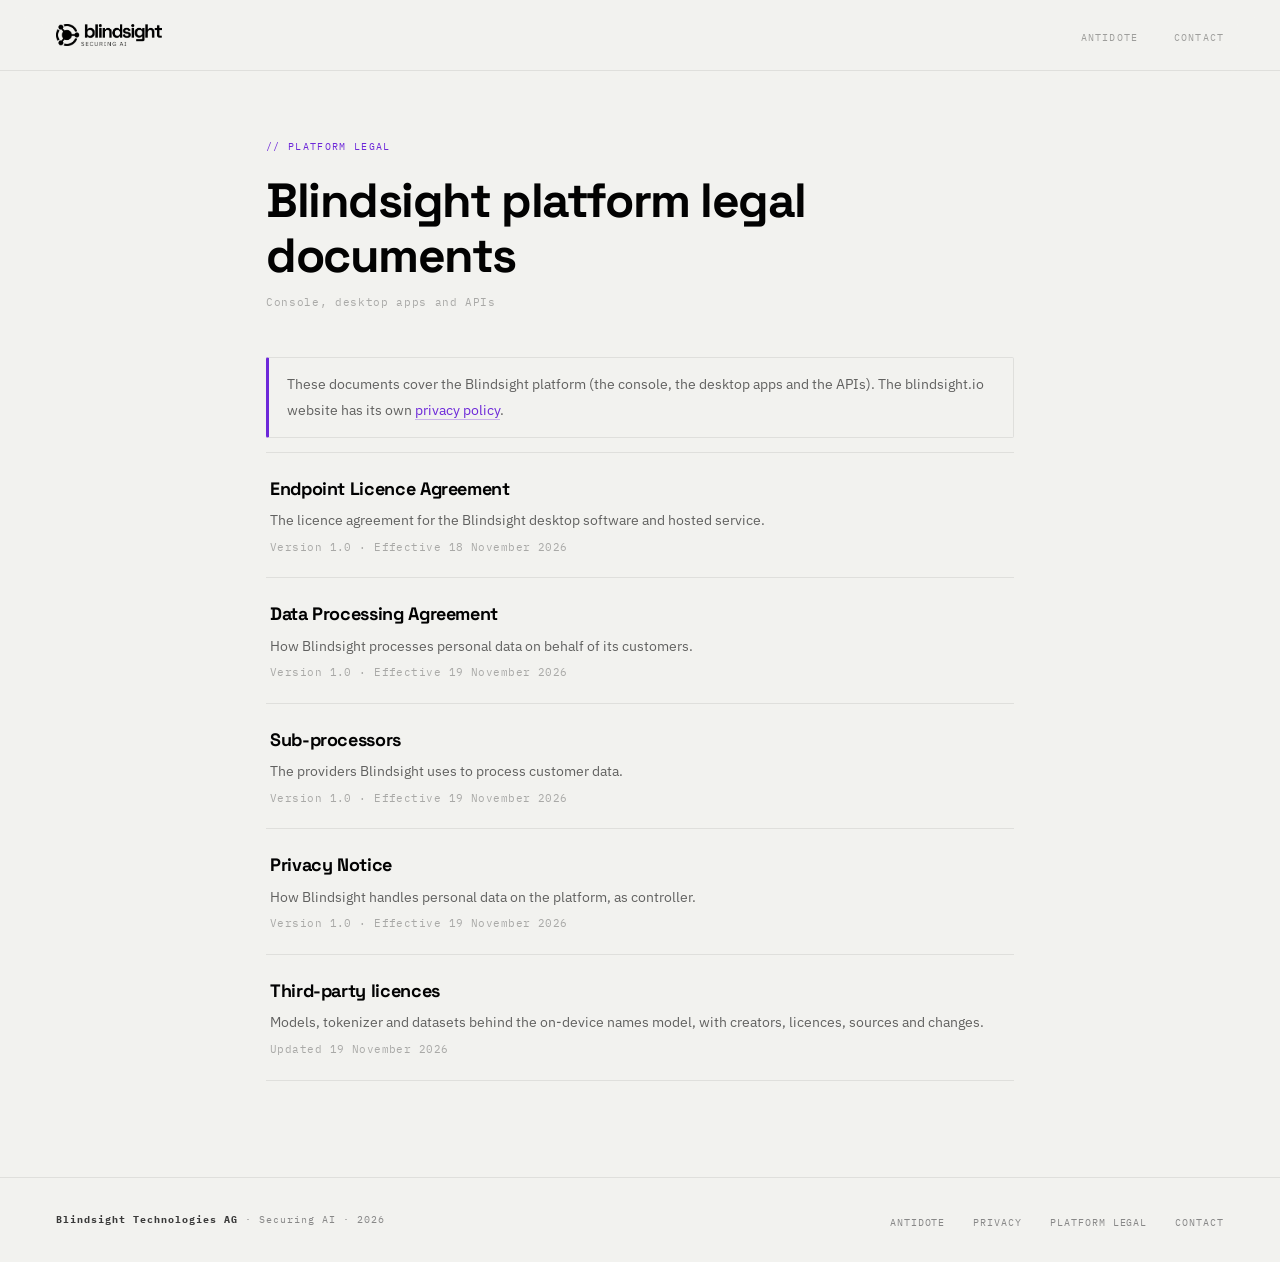
<file: platform/legal/index.html>
<!DOCTYPE html>
<html lang="en">
<head>
  <meta charset="UTF-8" />
  <meta name="viewport" content="width=device-width, initial-scale=1.0" />

  <!-- Google Analytics -->
  <script async src="https://www.googletagmanager.com/gtag/js?id=G-06PKBPMVBJ"></script>
  <script>
    window.dataLayer = window.dataLayer || [];
    function gtag(){dataLayer.push(arguments);}
    gtag('js', new Date());
    gtag('config', 'G-06PKBPMVBJ');
  </script>

  <title>Blindsight platform legal documents</title>
  <meta name="description" content="The licence agreement, data processing agreement, sub-processor list and privacy notice for the Blindsight platform." />
  <link rel="canonical" href="https://blindsight.io/platform/legal" />

  <!-- Favicon -->
  <link rel="icon" href="/assets/images/Emblem_B.png" type="image/png" />

  <!-- Fonts -->
  <link href="https://fonts.googleapis.com/css2?family=Space+Grotesk:wght@400;500;700&family=IBM+Plex+Mono:wght@400;700&family=IBM+Plex+Sans:wght@400;600;700&display=swap" rel="stylesheet" />

  <!-- Set theme before paint to avoid flash -->
  <script>
    document.documentElement.setAttribute('data-theme',
      window.matchMedia('(prefers-color-scheme: light)').matches ? 'light' : 'dark'
    );
  </script>

  <style>
    *, *::before, *::after { box-sizing: border-box; margin: 0; padding: 0; }

    :root {
      --mono: 'IBM Plex Mono', monospace;
      --sans: 'IBM Plex Sans', sans-serif;
      --display: 'Space Grotesk', sans-serif;
      --purple: #6D28D9;
      --transition-theme: background 0.45s ease, color 0.45s ease, border-color 0.45s ease;
    }

    [data-theme="dark"] {
      --bg: #020202;
      --text: #F8F8F8;
      --text-mid: #C5C5C5;
      --text-dim: #545454;
      --text-body: rgba(255,255,255,0.55);
      --text-intro: rgba(255,255,255,0.7);
      --text-heading-sub: rgba(255,255,255,0.9);
      --text-strong: rgba(255,255,255,0.8);
      --text-updated: rgba(255,255,255,0.3);
      --nav-bg: rgba(2,2,2,0.7);
      --nav-link: rgba(255,255,255,0.35);
      --nav-tagline: rgba(255,255,255,0.3);
      --border: rgba(255,255,255,0.05);
      --divider: rgba(255,255,255,0.06);
      --mobile-bg: rgba(2,2,2,0.96);
      --mobile-link: rgba(255,255,255,0.7);
      --hamburger: #F8F8F8;
    }

    [data-theme="light"] {
      --bg: #F2F2EF;
      --text: #020202;
      --text-mid: #3a3a3a;
      --text-dim: #888;
      --text-body: rgba(0,0,0,0.55);
      --text-intro: rgba(0,0,0,0.6);
      --text-heading-sub: rgba(0,0,0,0.8);
      --text-strong: rgba(0,0,0,0.7);
      --text-updated: rgba(0,0,0,0.3);
      --nav-bg: rgba(242,242,239,0.92);
      --nav-link: rgba(0,0,0,0.35);
      --nav-tagline: rgba(0,0,0,0.3);
      --border: rgba(0,0,0,0.08);
      --divider: rgba(0,0,0,0.08);
      --mobile-bg: rgba(242,242,239,0.96);
      --mobile-link: rgba(0,0,0,0.6);
      --hamburger: #020202;
    }

    html { scroll-behavior: smooth; }

    body {
      background: var(--bg);
      color: var(--text);
      font-family: var(--sans);
      font-size: 15.4px;
      min-height: 100vh;
      overflow-x: hidden;
      transition: var(--transition-theme);
    }

    /* ── NAV ── */
    nav {
      position: fixed; top: 0; left: 0; right: 0; z-index: 200;
      display: flex; align-items: center; justify-content: space-between;
      padding: 24px 56px;
      background: var(--nav-bg); backdrop-filter: blur(20px);
      border-bottom: 1px solid var(--border);
      transition: var(--transition-theme);
    }
    .nav-wordmark {
      font-family: var(--display); font-size: 18px; font-weight: 700;
      color: var(--text); text-decoration: none; letter-spacing: -0.02em;
      display: flex; align-items: center;
      transition: color 0.45s ease;
    }
    .nav-logo { height: 22px; width: auto; display: block; }
    .nav-logo-dark { display: block; }
    .nav-logo-light { display: none; }
    [data-theme="light"] .nav-logo-dark { display: none; }
    [data-theme="light"] .nav-logo-light { display: block; }
    .nav-tagline {
      font-family: var(--mono); font-size: 9px; letter-spacing: 0.22em;
      text-transform: uppercase; color: var(--nav-tagline);
      margin-left: 12px; transition: color 0.45s ease;
    }
    .nav-links { display: flex; align-items: center; gap: 36px; list-style: none; }
    .nav-links a {
      font-family: var(--mono); font-size: 9.5px; letter-spacing: 0.12em;
      text-transform: uppercase; color: var(--nav-link);
      text-decoration: none; transition: color 0.3s;
    }
    .nav-links a:hover { color: var(--text); }

    /* Hamburger */
    .hamburger {
      display: none; background: none; border: none; cursor: pointer;
      width: 28px; height: 20px; position: relative; z-index: 210;
      flex-direction: column; justify-content: space-between;
    }
    .hamburger span {
      display: block; width: 100%; height: 2px; background: var(--hamburger);
      transition: transform 0.3s ease, opacity 0.3s ease, background 0.45s ease;
    }
    .hamburger.open span:nth-child(1) { transform: translateY(9px) rotate(45deg); }
    .hamburger.open span:nth-child(2) { opacity: 0; }
    .hamburger.open span:nth-child(3) { transform: translateY(-9px) rotate(-45deg); }

    .mobile-menu {
      display: none; position: fixed; top: 0; left: 0; right: 0; bottom: 0;
      background: var(--mobile-bg); backdrop-filter: blur(20px);
      z-index: 199;
      flex-direction: column; align-items: center; justify-content: center; gap: 32px;
      transition: background 0.45s ease;
    }
    .mobile-menu.open { display: flex; }
    .mobile-menu a {
      font-family: var(--mono); font-size: 14px; letter-spacing: 0.14em;
      text-transform: uppercase; color: var(--mobile-link);
      text-decoration: none; transition: color 0.3s;
    }
    .mobile-menu a:hover { color: var(--text); }

    /* ── CONTENT ── */
    .pp-container {
      max-width: 780px;
      margin: 0 auto;
      padding: 140px 56px 80px;
    }

    .pp-tag {
      font-family: var(--mono); font-size: 9.5px;
      letter-spacing: 0.14em; text-transform: uppercase;
      color: var(--purple); margin-bottom: 20px;
    }

    .pp-title {
      font-family: var(--display); font-size: clamp(32px, 5vw, 48px);
      font-weight: 700; letter-spacing: -0.03em;
      line-height: 1.15; margin-bottom: 12px;
      color: var(--text); transition: color 0.45s ease;
    }

    .pp-updated {
      font-family: var(--mono); font-size: 11px;
      color: var(--text-updated); letter-spacing: 0.06em;
      margin-bottom: 48px; transition: color 0.45s ease;
    }

    .pp-intro {
      font-size: 15.4px; line-height: 1.75;
      color: var(--text-intro); margin-bottom: 48px;
      transition: color 0.45s ease;
    }

    .pp-section { margin-bottom: 40px; }

    .pp-section h2 {
      font-family: var(--display); font-size: 20px;
      font-weight: 700; letter-spacing: -0.02em;
      margin-bottom: 16px; color: var(--text);
      transition: color 0.45s ease;
    }

    .pp-section h3 {
      font-family: var(--display); font-size: 16px;
      font-weight: 700; letter-spacing: -0.01em;
      margin-bottom: 10px; color: var(--text-heading-sub);
      transition: color 0.45s ease;
    }

    .pp-section p {
      font-size: 14px; line-height: 1.8;
      color: var(--text-body); margin-bottom: 14px;
      transition: color 0.45s ease;
    }

    .pp-section ul { list-style: none; margin-bottom: 16px; padding: 0; }

    .pp-section ul li {
      font-size: 14px; line-height: 1.8;
      color: var(--text-body);
      padding-left: 20px; position: relative;
      margin-bottom: 10px; transition: color 0.45s ease;
    }

    .pp-section ul li::before {
      content: '';
      position: absolute; left: 0; top: 10px;
      width: 6px; height: 6px;
      border: 1px solid var(--purple);
      border-radius: 1px;
    }

    .pp-section strong {
      color: var(--text-strong); font-weight: 600;
      transition: color 0.45s ease;
    }

    .pp-divider {
      height: 1px;
      background: var(--divider);
      margin: 48px 0;
      transition: background 0.45s ease;
    }

    .pp-section a {
      color: var(--purple); text-decoration: none;
      border-bottom: 1px solid rgba(109,40,217,0.3);
      transition: border-color 0.2s;
    }
    .pp-section a:hover { border-color: var(--purple); }

    /* ── FOOTER ── */
    footer {
      padding: 32px 56px; background: var(--bg);
      border-top: 1px solid var(--border);
      display: flex; align-items: center; justify-content: space-between;
      position: relative; z-index: 1;
      transition: var(--transition-theme);
    }
    .footer-brand {
      font-family: var(--mono); font-size: 10px;
      letter-spacing: 0.1em; color: var(--text-dim);
      transition: color 0.45s ease;
    }
    .footer-brand strong { color: var(--text-mid); transition: color 0.45s ease; }
    .footer-links { display: flex; gap: 28px; list-style: none; }
    .footer-links a {
      font-family: var(--mono); font-size: 9.5px;
      letter-spacing: 0.1em; text-transform: uppercase;
      color: var(--text-dim); text-decoration: none; transition: color 0.2s;
    }
    .footer-links a:hover { color: var(--text-mid); }

    /* ── RESPONSIVE ── */
    @media (min-width: 1400px) {
      nav, footer {
        padding-left: calc((100vw - 1280px) / 2);
        padding-right: calc((100vw - 1280px) / 2);
      }
    }
    @media (max-width: 1100px) {
      nav { padding: 18px 28px; }
      .nav-links { display: none; }
      .hamburger { display: flex; }
      .pp-container { padding-left: 28px; padding-right: 28px; }
    }
    @media (max-width: 640px) {
      nav { padding: 14px 16px; }
      .nav-logo { height: 18px; }
      .nav-tagline { display: none; }
      .pp-container { padding: 100px 16px 56px; }
      footer { padding: 24px 16px; flex-direction: column; gap: 16px; text-align: center; }
      .footer-links { flex-wrap: wrap; justify-content: center; gap: 16px; }
    }
  
    /* ── PLATFORM LEGAL ── */
    .pp-container { max-width: 860px; }
    .pl-scope {
      font-size: 14px; line-height: 1.7; color: var(--text-intro);
      border: 1px solid var(--border); border-left: 3px solid var(--purple);
      padding: 14px 18px; margin: 0 0 40px; border-radius: 2px;
    }
    .pl-scope a { color: var(--purple); border-bottom: 1px solid rgba(109,40,217,0.3); text-decoration: none; }
    .pl-scope a:hover { border-color: var(--purple); }
    .pl-doc .pp-section p, .pl-doc .pp-section li, .pl-doc td, .pl-doc th { color: var(--text-intro); }
    .pl-doc p { font-size: 14px; line-height: 1.8; color: var(--text-intro); margin-bottom: 14px; overflow-wrap: anywhere; }
    .pl-doc p .ln { display: block; padding-left: 2.2em; text-indent: -2.2em; }
    .pl-doc p .ln:first-child { padding-left: 0; text-indent: 0; }
    .pl-doc h2 { font-family: var(--display); font-size: 20px; font-weight: 700; letter-spacing: -0.02em; margin: 40px 0 16px; color: var(--text); }
    .pl-doc h3 { font-family: var(--display); font-size: 16px; font-weight: 700; margin: 28px 0 10px; color: var(--text-heading-sub); }
    .pl-doc h2.clause { font-size: 17px; margin-top: 36px; }
    .pl-doc ul { list-style: none; margin: 0 0 16px; padding: 0; }
    .pl-doc ul li { font-size: 14px; line-height: 1.8; color: var(--text-intro); padding-left: 20px; position: relative; margin-bottom: 8px; overflow-wrap: anywhere; }
    .pl-doc ul li::before { content: ''; position: absolute; left: 0; top: 10px; width: 6px; height: 6px; border: 1px solid var(--purple); border-radius: 1px; }
    .pl-doc ol { margin: 0 0 16px 22px; padding: 0; }
    .pl-doc ol li { font-size: 14px; line-height: 1.8; color: var(--text-intro); margin-bottom: 8px; }
    .pl-doc strong { color: var(--text-strong); font-weight: 600; }
    .pl-doc a { color: var(--purple); text-decoration: none; border-bottom: 1px solid rgba(109,40,217,0.3); }
    .pl-doc a:hover { border-color: var(--purple); }
    .pl-doc code { font-family: var(--mono); font-size: 12.5px; }
    .pl-doc hr { border: 0; height: 1px; background: var(--divider); margin: 40px 0; }
    .pl-doc pre.pl-notice { font-family: var(--mono); font-size: 11.5px; line-height: 1.6; color: var(--text-intro); white-space: pre-wrap; overflow-wrap: anywhere; border: 1px solid var(--border); padding: 14px 16px; margin: 0 0 24px; }
    .pl-tablewrap { overflow-x: auto; margin: 0 0 24px; border: 1px solid var(--border); }
    .pl-doc table { border-collapse: collapse; width: 100%; min-width: 640px; font-size: 12.5px; line-height: 1.6; }
    .pl-doc th, .pl-doc td { text-align: left; vertical-align: top; padding: 8px 10px; border-bottom: 1px solid var(--divider); }
    .pl-doc th { font-family: var(--mono); font-size: 10px; letter-spacing: 0.06em; text-transform: uppercase; color: var(--text-strong); }
    .pl-index { list-style: none; margin: 0; padding: 0; }
    .pl-index li { border-top: 1px solid var(--divider); }
    .pl-index li:last-child { border-bottom: 1px solid var(--divider); }
    .pl-doc .pl-index li { padding-left: 0; margin-bottom: 0; }
    .pl-doc .pl-index li::before { display: none; }
    .pl-index a { display: block; padding: 20px 4px; text-decoration: none; border: 0; }
    .pl-index a:hover .pl-name { color: var(--purple); }
    .pl-name { display: block; font-family: var(--display); font-size: 18px; font-weight: 700; color: var(--text); letter-spacing: -0.02em; }
    .pl-desc { display: block; font-size: 14px; line-height: 1.6; color: var(--text-intro); margin-top: 4px; }
    .pl-meta { display: block; font-family: var(--mono); font-size: 11px; color: var(--text-updated); margin-top: 6px; letter-spacing: 0.04em; }
    .pl-raw { font-family: var(--mono); font-size: 11px; letter-spacing: 0.04em; margin: 0 0 32px; color: var(--text-updated); }
    .pl-raw a { color: var(--purple); }
    .pl-skip { position: absolute; left: -999px; }
    .pl-skip:focus { left: 8px; top: 8px; z-index: 300; background: var(--bg); color: var(--text); padding: 8px 12px; }
    @media print {
      :root, [data-theme="dark"], [data-theme="light"] {
        --bg: #fff; --text: #000; --text-mid: #222; --text-dim: #444; --text-body: #111; --text-intro: #111;
        --text-heading-sub: #000; --text-strong: #000; --text-updated: #333; --border: #bbb; --divider: #bbb; --purple: #000;
      }
      body { background: #fff; color: #000; font-size: 11pt; }
      nav, .mobile-menu, footer, .pl-raw, .pl-skip { display: none !important; }
      .pp-container { max-width: none; padding: 0; }
      .pl-scope { border: 1px solid #000; border-left: 3px solid #000; }
      .pl-doc p, .pl-doc ul li, .pl-doc ol li, .pl-doc td, .pl-doc th { font-size: 10.5pt; color: #000; }
      .pl-doc a, .pl-scope a { color: #000; border: 0; text-decoration: underline; }
      .pl-doc h2, .pl-doc h3 { break-after: avoid; }
      .pl-doc p, .pl-doc li, .pl-doc tr { break-inside: avoid; }
      .pl-tablewrap { overflow: visible; border: 0; }
      .pl-doc pre.pl-notice { font-size: 8.5pt; color: #000; border: 1px solid #888; }
      .pl-doc table { min-width: 0; font-size: 9pt; }
      .pl-doc th, .pl-doc td { border: 1px solid #888; }
      .pl-print-url { display: block !important; }
    }
    .pl-print-url { display: none; font-family: var(--mono); font-size: 10pt; margin-bottom: 16px; }
  </style>
</head>
<body>
<a class="pl-skip" href="#main">Skip to the document</a>

<!-- NAV -->
<nav>
  <div style="display:flex;align-items:center;">
    <a href="/" class="nav-wordmark">
      <img src="/assets/images/LOGO_Primary_W.png" alt="Blindsight" class="nav-logo nav-logo-dark" />
      <img src="/assets/images/LOGO_Primary_B.png" alt="Blindsight" class="nav-logo nav-logo-light" />
    </a>
  </div>
  <ul class="nav-links">
    <li><a href="/antidote/">Antidote</a></li>
    <li><a href="mailto:info@blindsight.io">Contact</a></li>
  </ul>
  <button class="hamburger" id="hamburger" aria-label="Open menu">
    <span></span><span></span><span></span>
  </button>
</nav>
<div class="mobile-menu" id="mobile-menu">
  <a href="/antidote/">Antidote</a>
  <a href="mailto:info@blindsight.io">Contact</a>
</div>

<!-- CONTENT -->
<main id="main" class="pp-container pl-doc">
  <div class="pp-tag">// Platform legal</div>
  <h1 class="pp-title">Blindsight platform legal documents</h1>
  <div class="pp-updated">Console, desktop apps and APIs</div>
  <p class="pl-scope">These documents cover the Blindsight platform (the console, the desktop apps and the APIs). The blindsight.io website has its own <a href="/privacy-policy/">privacy policy</a>.</p>
  <ul class="pl-index">
    <li><a href="/platform/legal/eula/"><span class="pl-name">Endpoint Licence Agreement</span><span class="pl-desc">The licence agreement for the Blindsight desktop software and hosted service.</span><span class="pl-meta">Version 1.0 &middot; Effective 18 November 2026</span></a></li>
    <li><a href="/platform/legal/dpa/"><span class="pl-name">Data Processing Agreement</span><span class="pl-desc">How Blindsight processes personal data on behalf of its customers.</span><span class="pl-meta">Version 1.0 &middot; Effective 19 November 2026</span></a></li>
    <li><a href="/platform/legal/subprocessors/"><span class="pl-name">Sub-processors</span><span class="pl-desc">The providers Blindsight uses to process customer data.</span><span class="pl-meta">Version 1.0 &middot; Effective 19 November 2026</span></a></li>
    <li><a href="/platform/legal/privacy/"><span class="pl-name">Privacy Notice</span><span class="pl-desc">How Blindsight handles personal data on the platform, as controller.</span><span class="pl-meta">Version 1.0 &middot; Effective 19 November 2026</span></a></li>
    <li><a href="/platform/legal/third-party/"><span class="pl-name">Third-party licences</span><span class="pl-desc">Models, tokenizer and datasets behind the on-device names model, with creators, licences, sources and changes.</span><span class="pl-meta">Updated 19 November 2026</span></a></li>
  </ul>
</main>

<!-- FOOTER -->
<footer>
  <span class="footer-brand"><strong>Blindsight Technologies AG</strong> · Securing AI · 2026</span>
  <ul class="footer-links">
    <li><a href="/antidote/">Antidote</a></li>
    <li><a href="/privacy-policy/">Privacy</a></li>
    <li><a href="/platform/legal/">Platform legal</a></li>
    <li><a href="mailto:info@blindsight.io">Contact</a></li>
  </ul>
</footer>

<script>
  const hamburger = document.getElementById('hamburger');
  const mobileMenu = document.getElementById('mobile-menu');
  hamburger.addEventListener('click', () => {
    hamburger.classList.toggle('open');
    mobileMenu.classList.toggle('open');
  });

  // Live OS preference listener
  window.matchMedia('(prefers-color-scheme: light)').addEventListener('change', (e) => {
    document.documentElement.setAttribute('data-theme', e.matches ? 'light' : 'dark');
  });
</script>
</body>
</html>
</file>
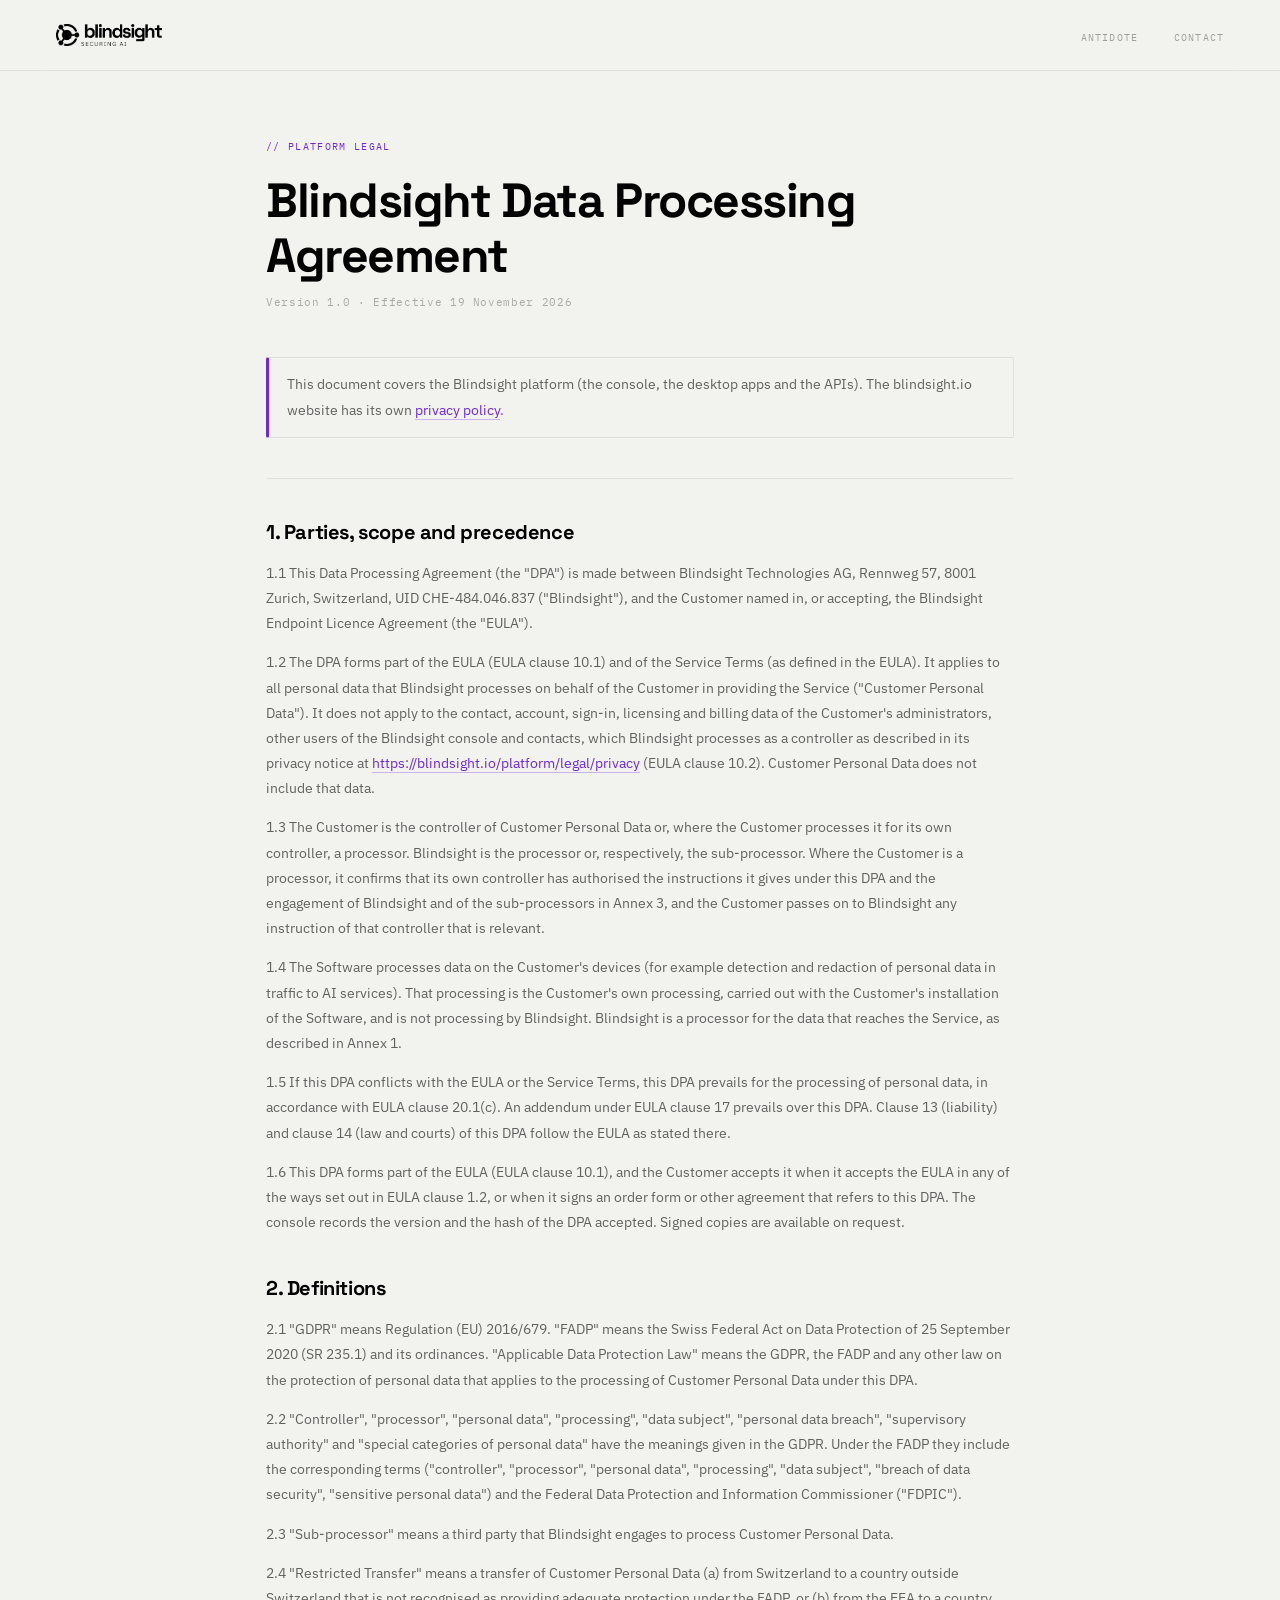
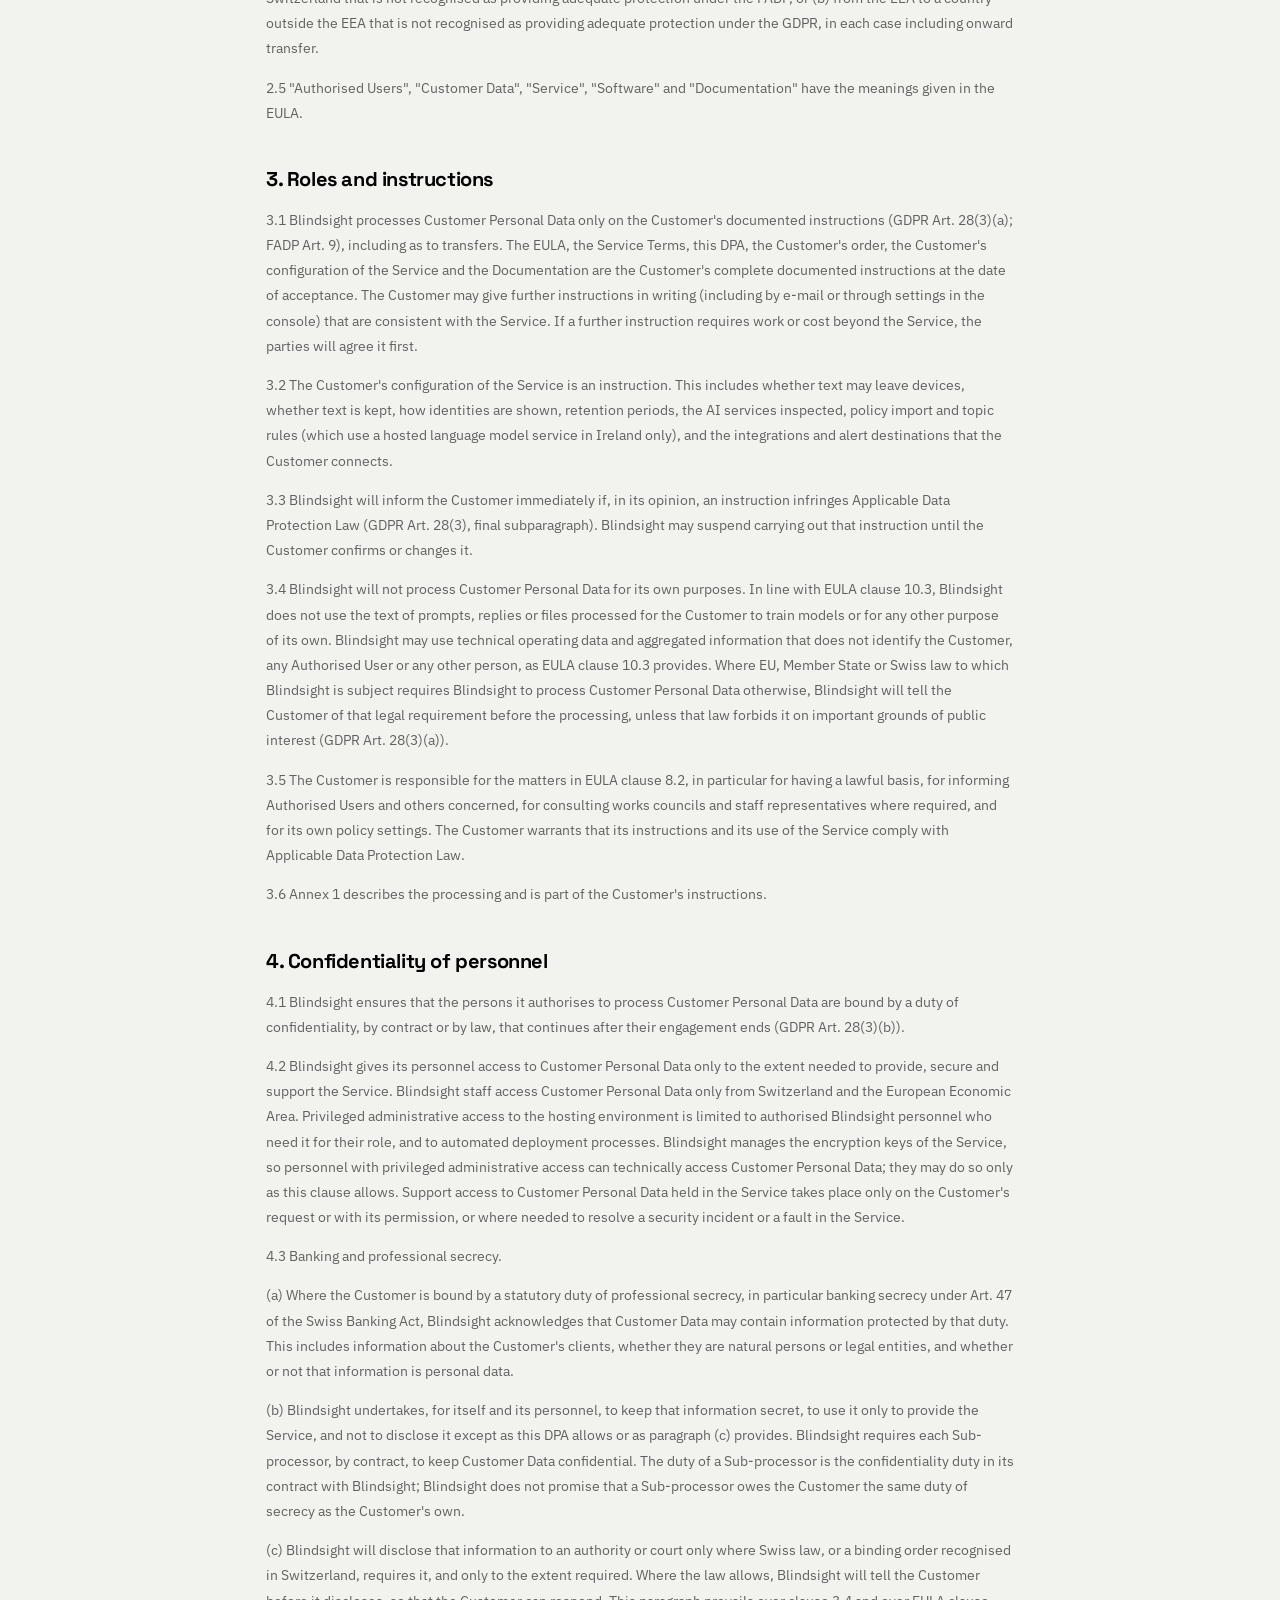
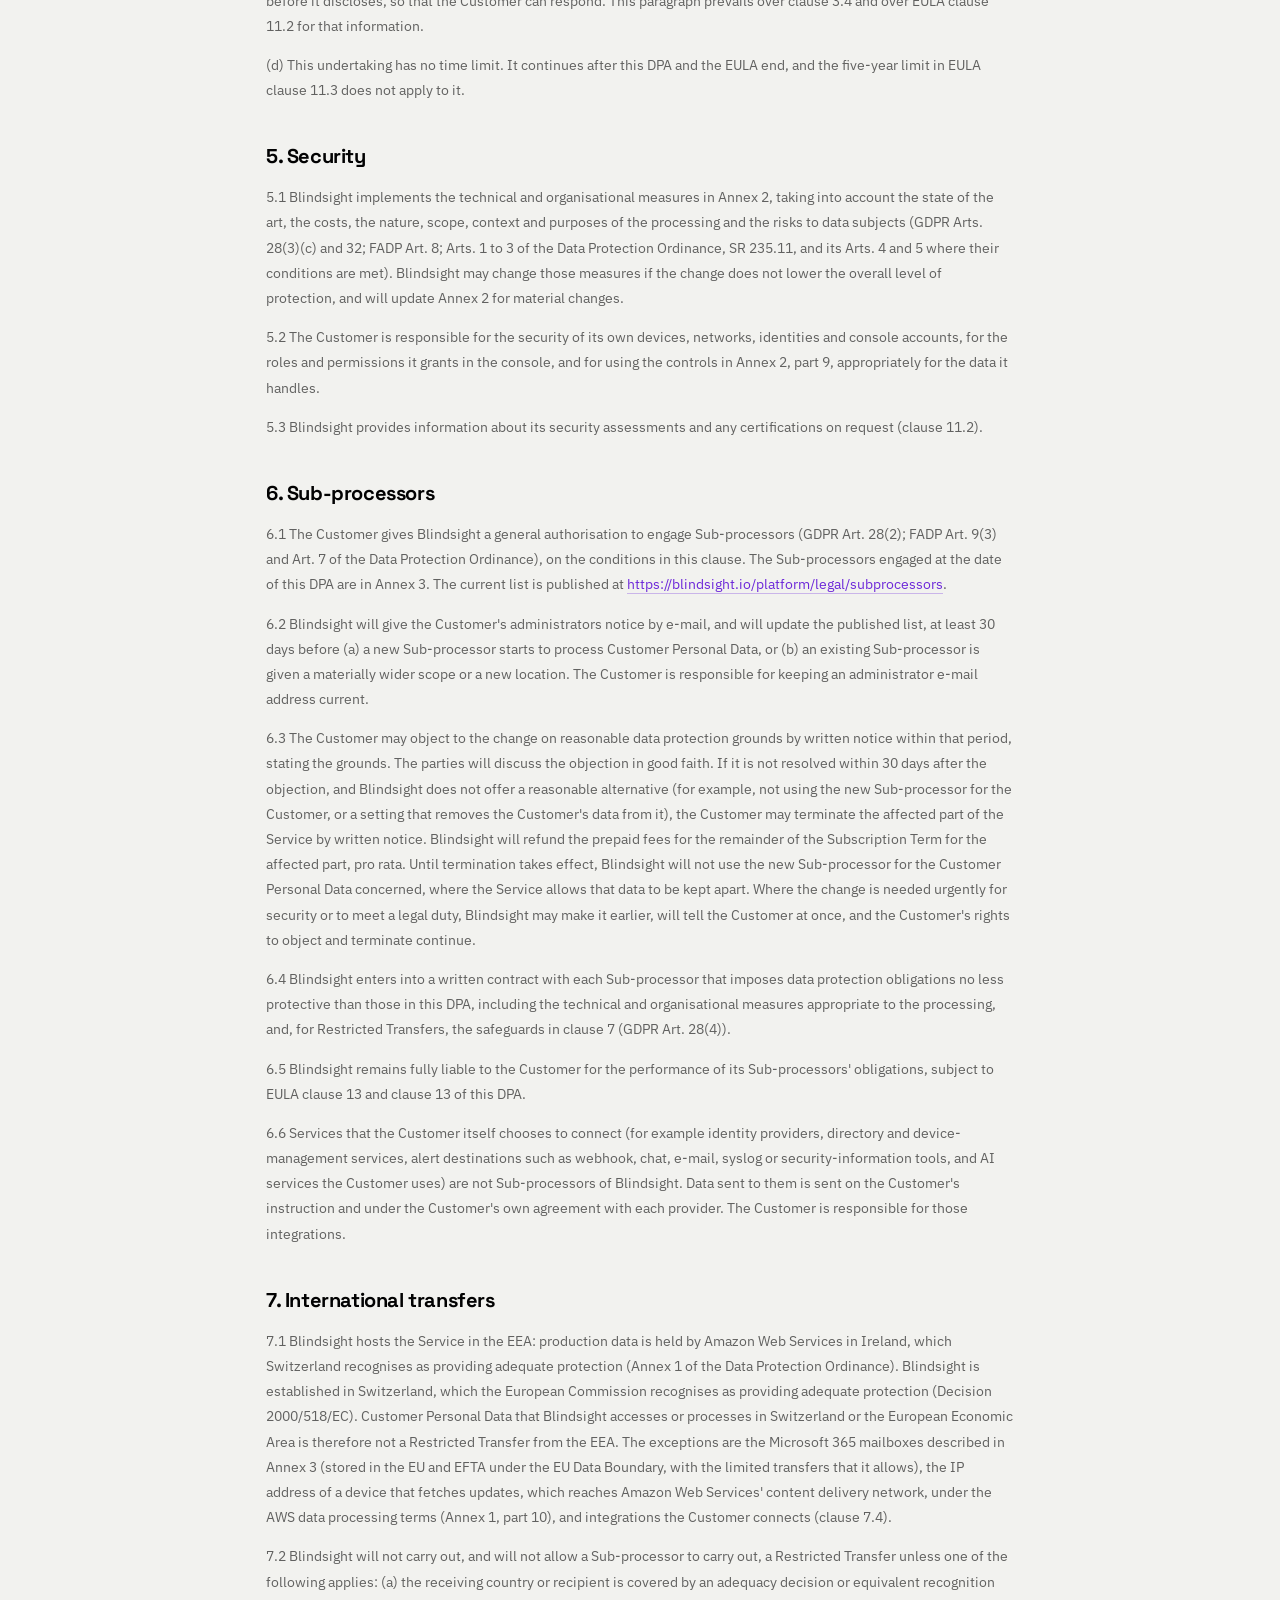
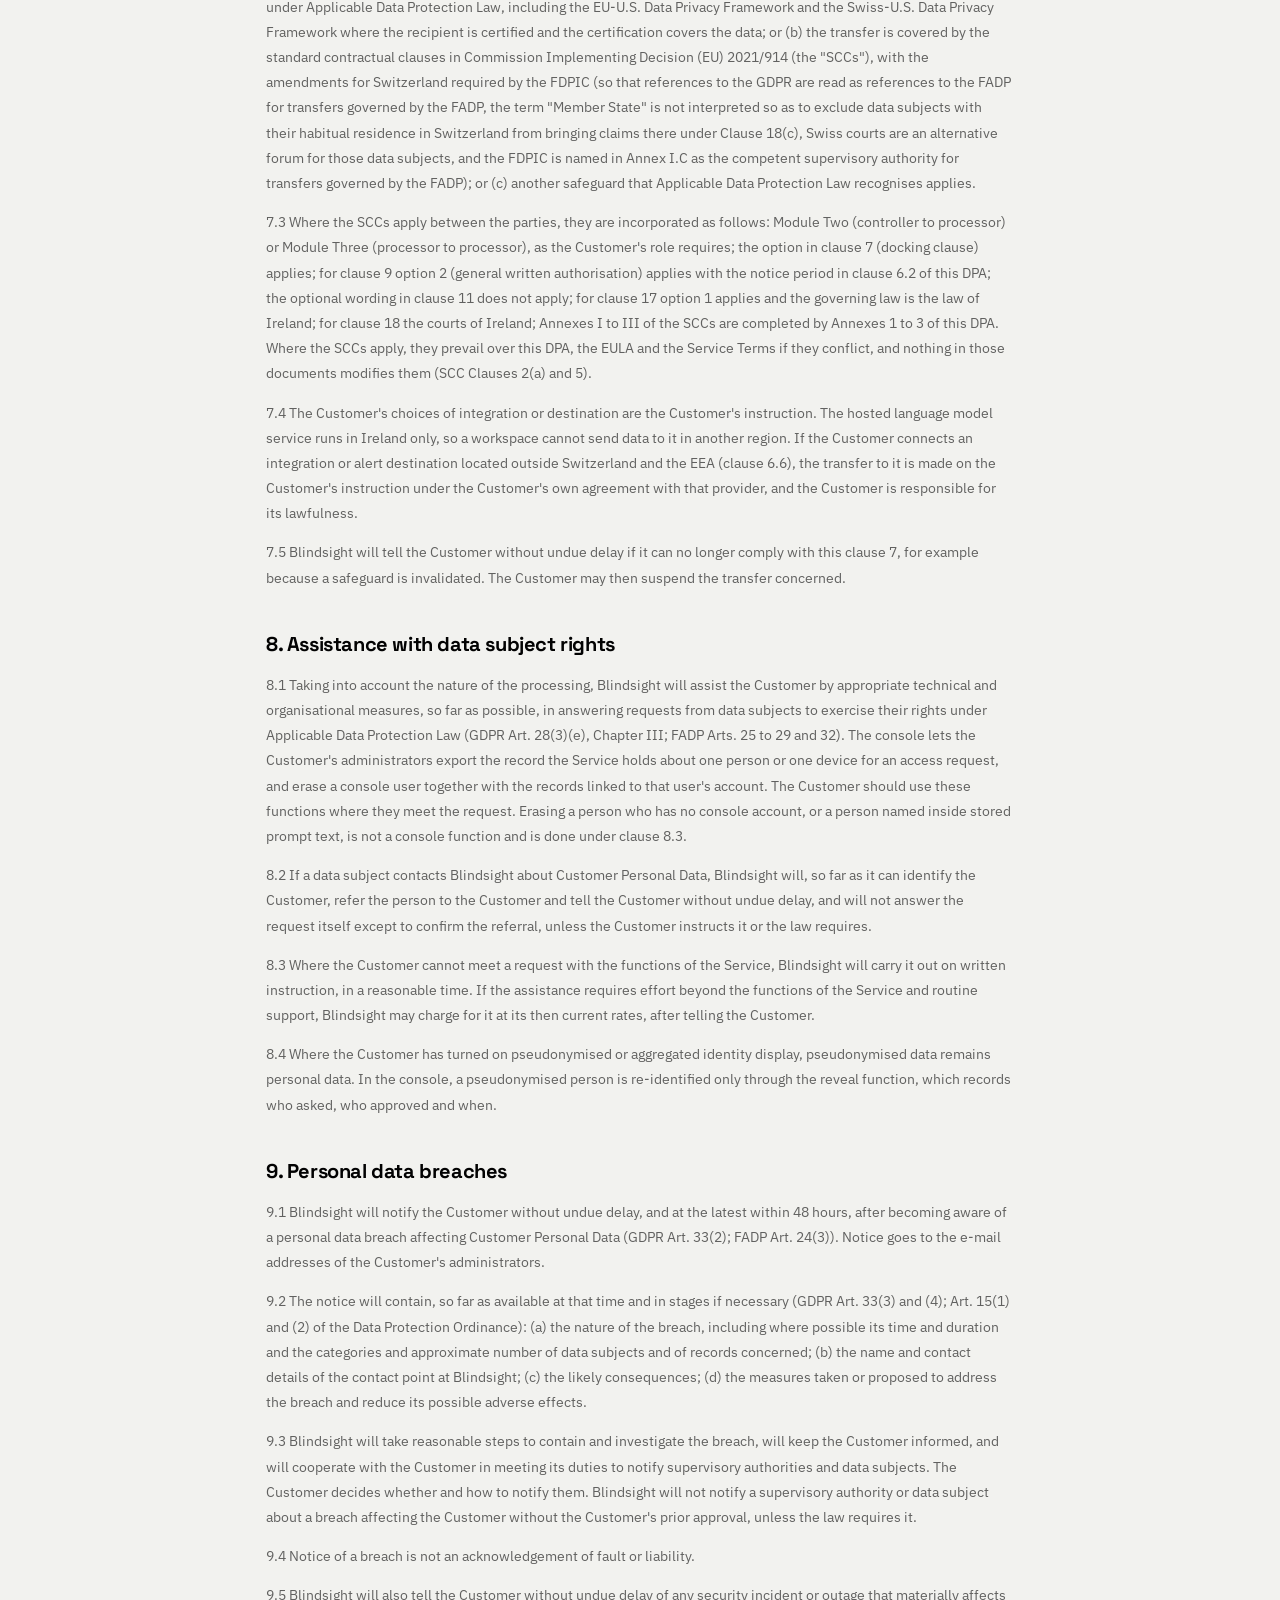
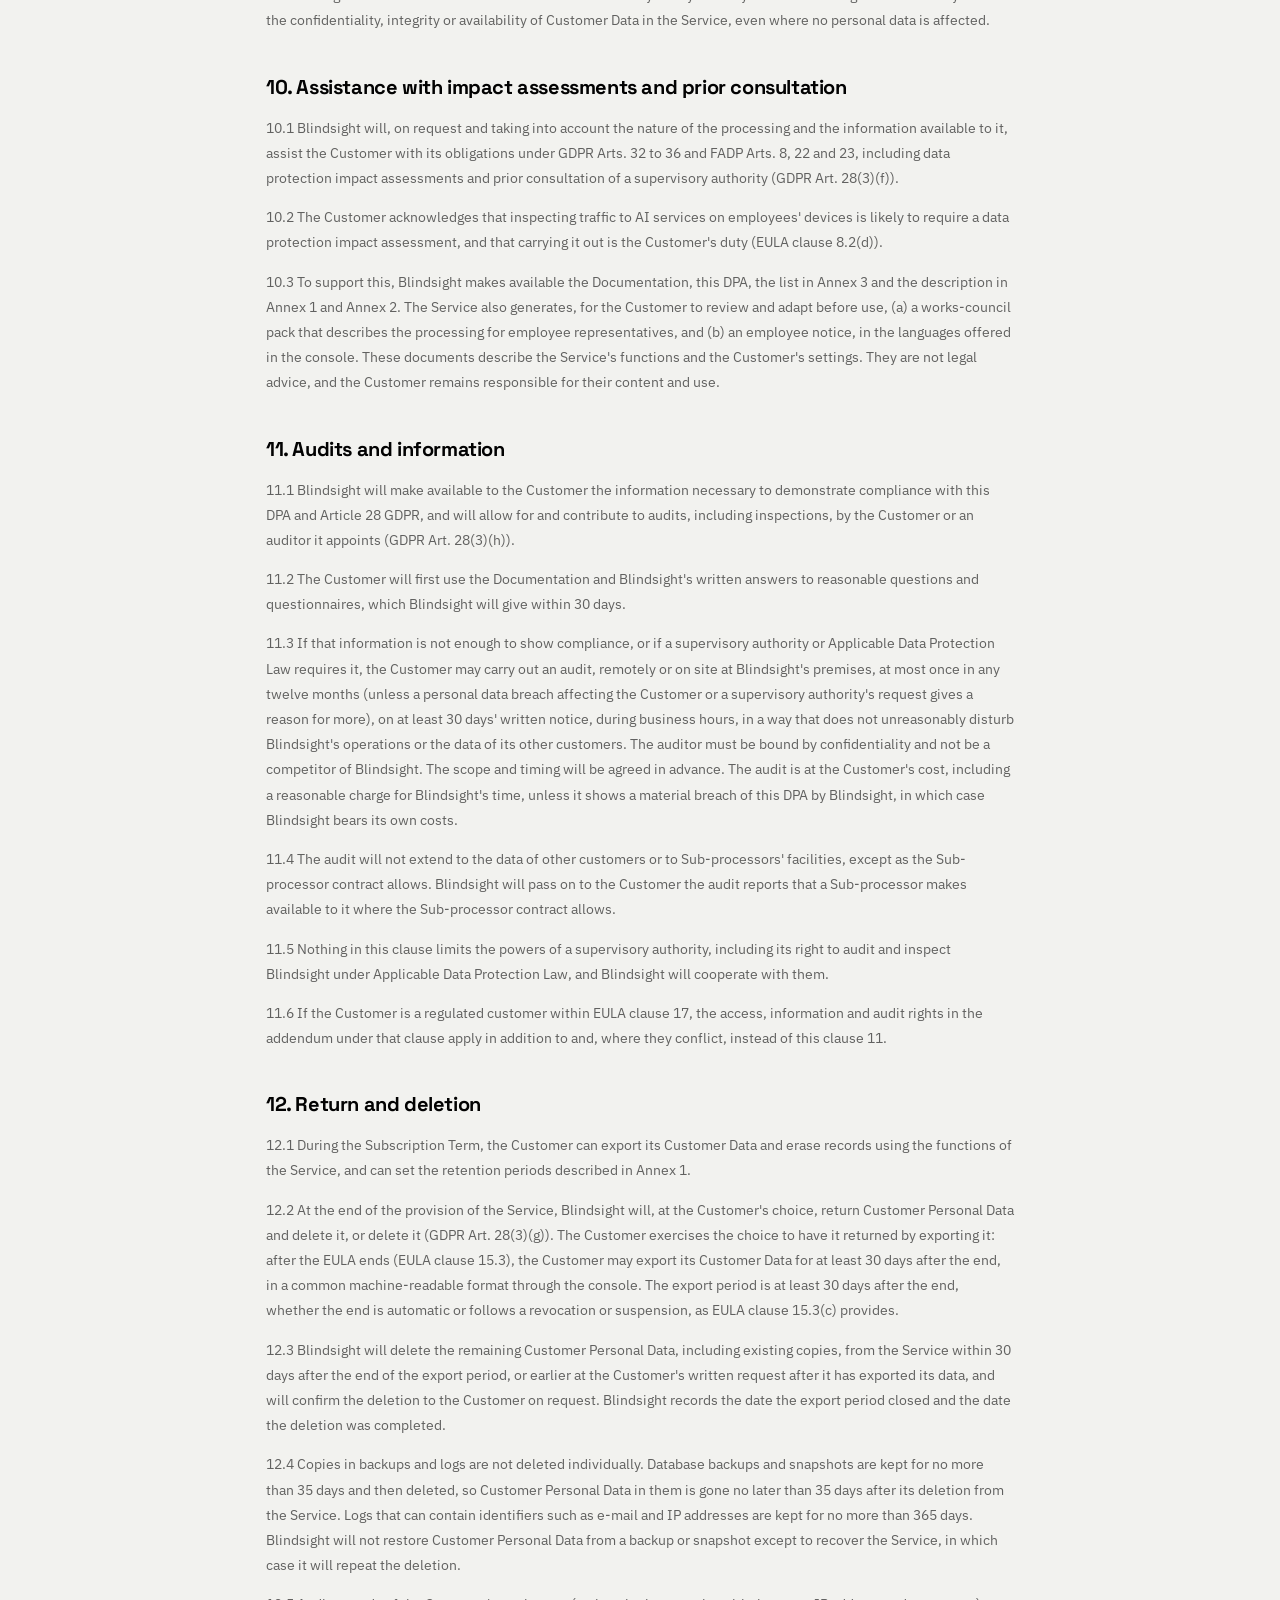
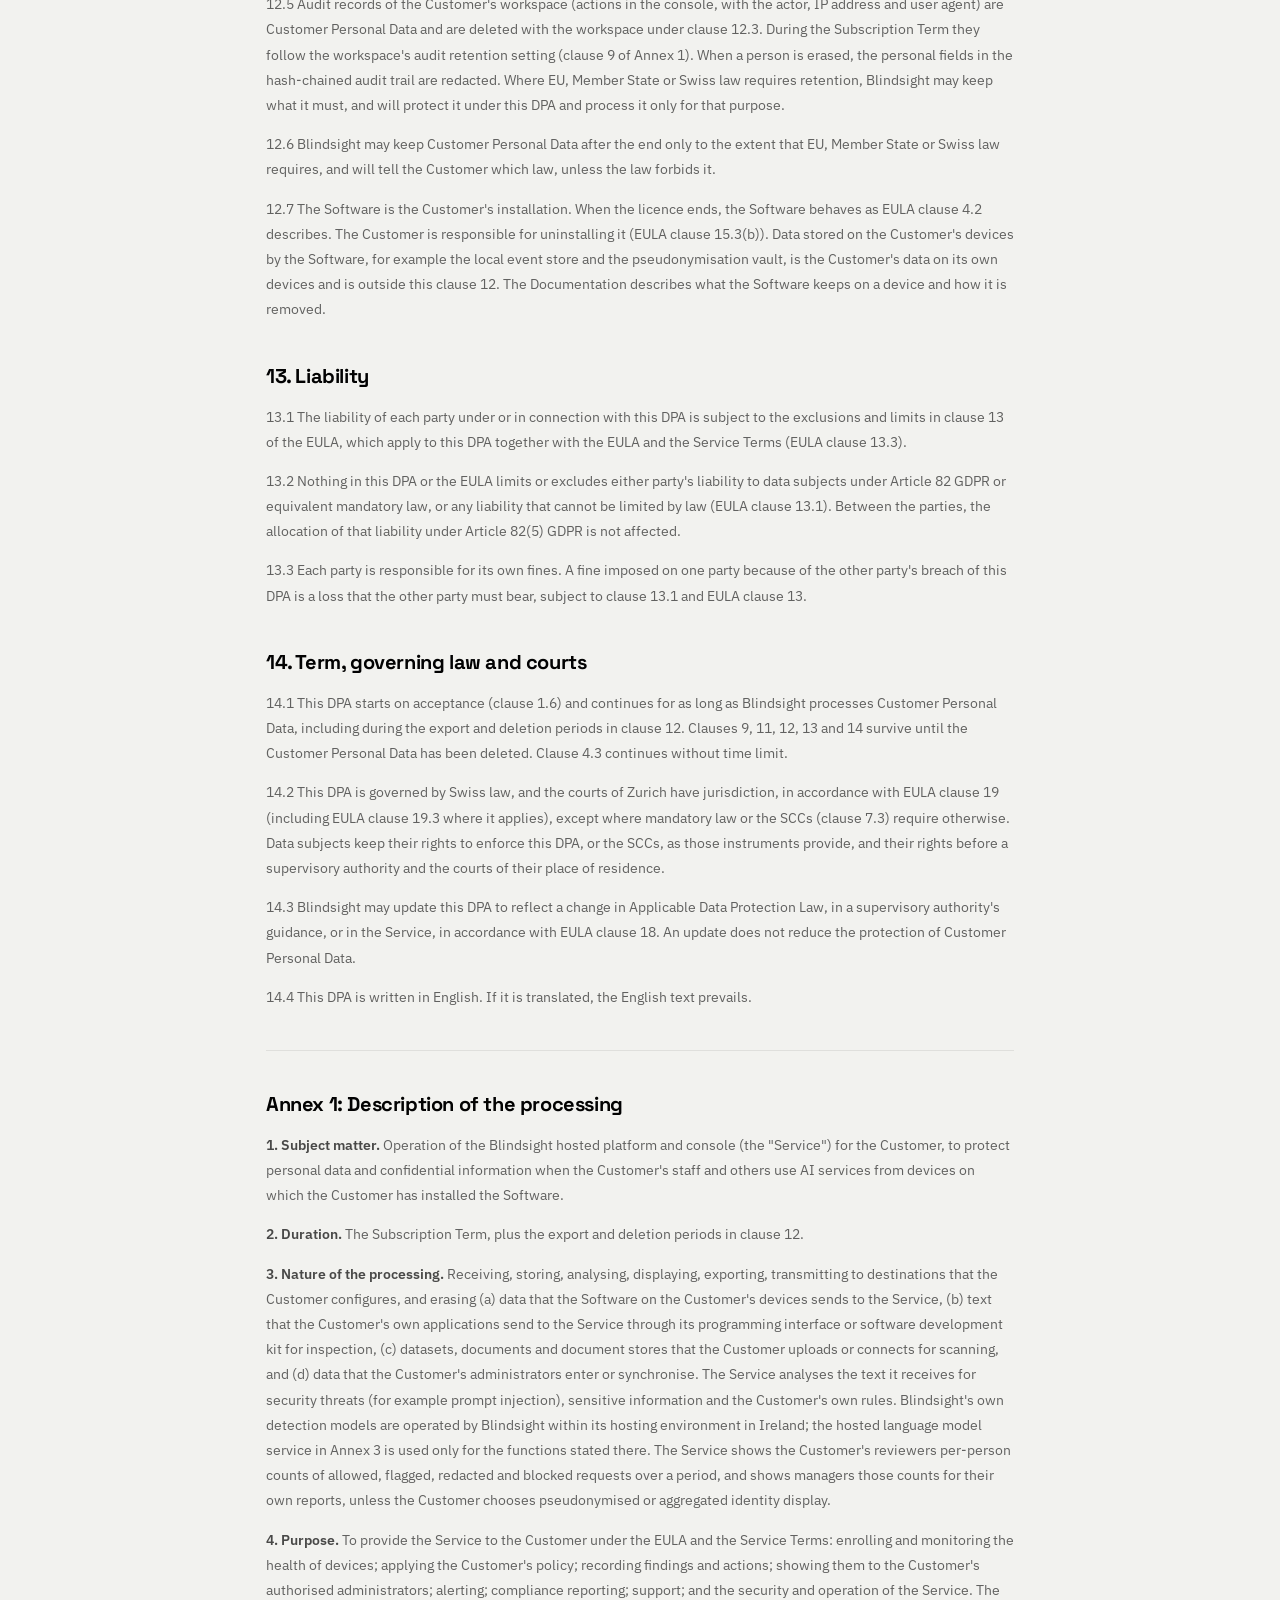
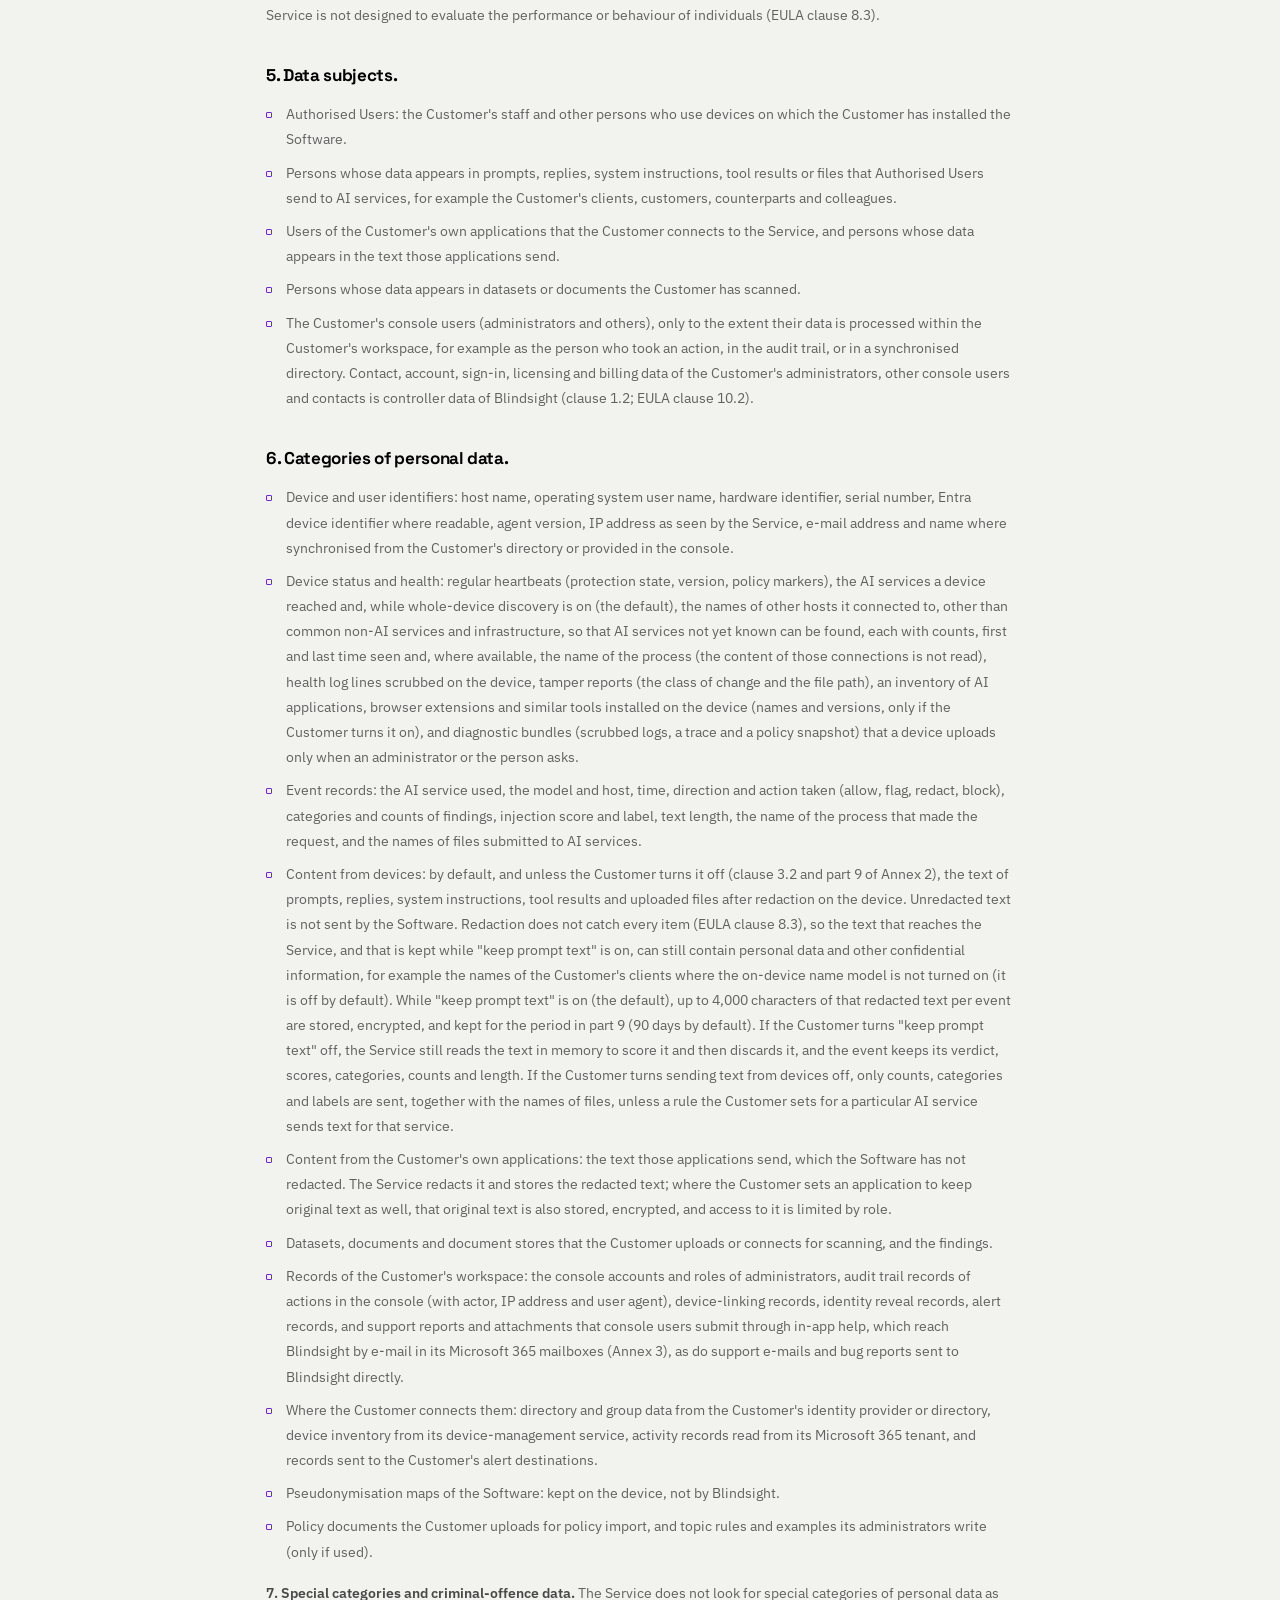
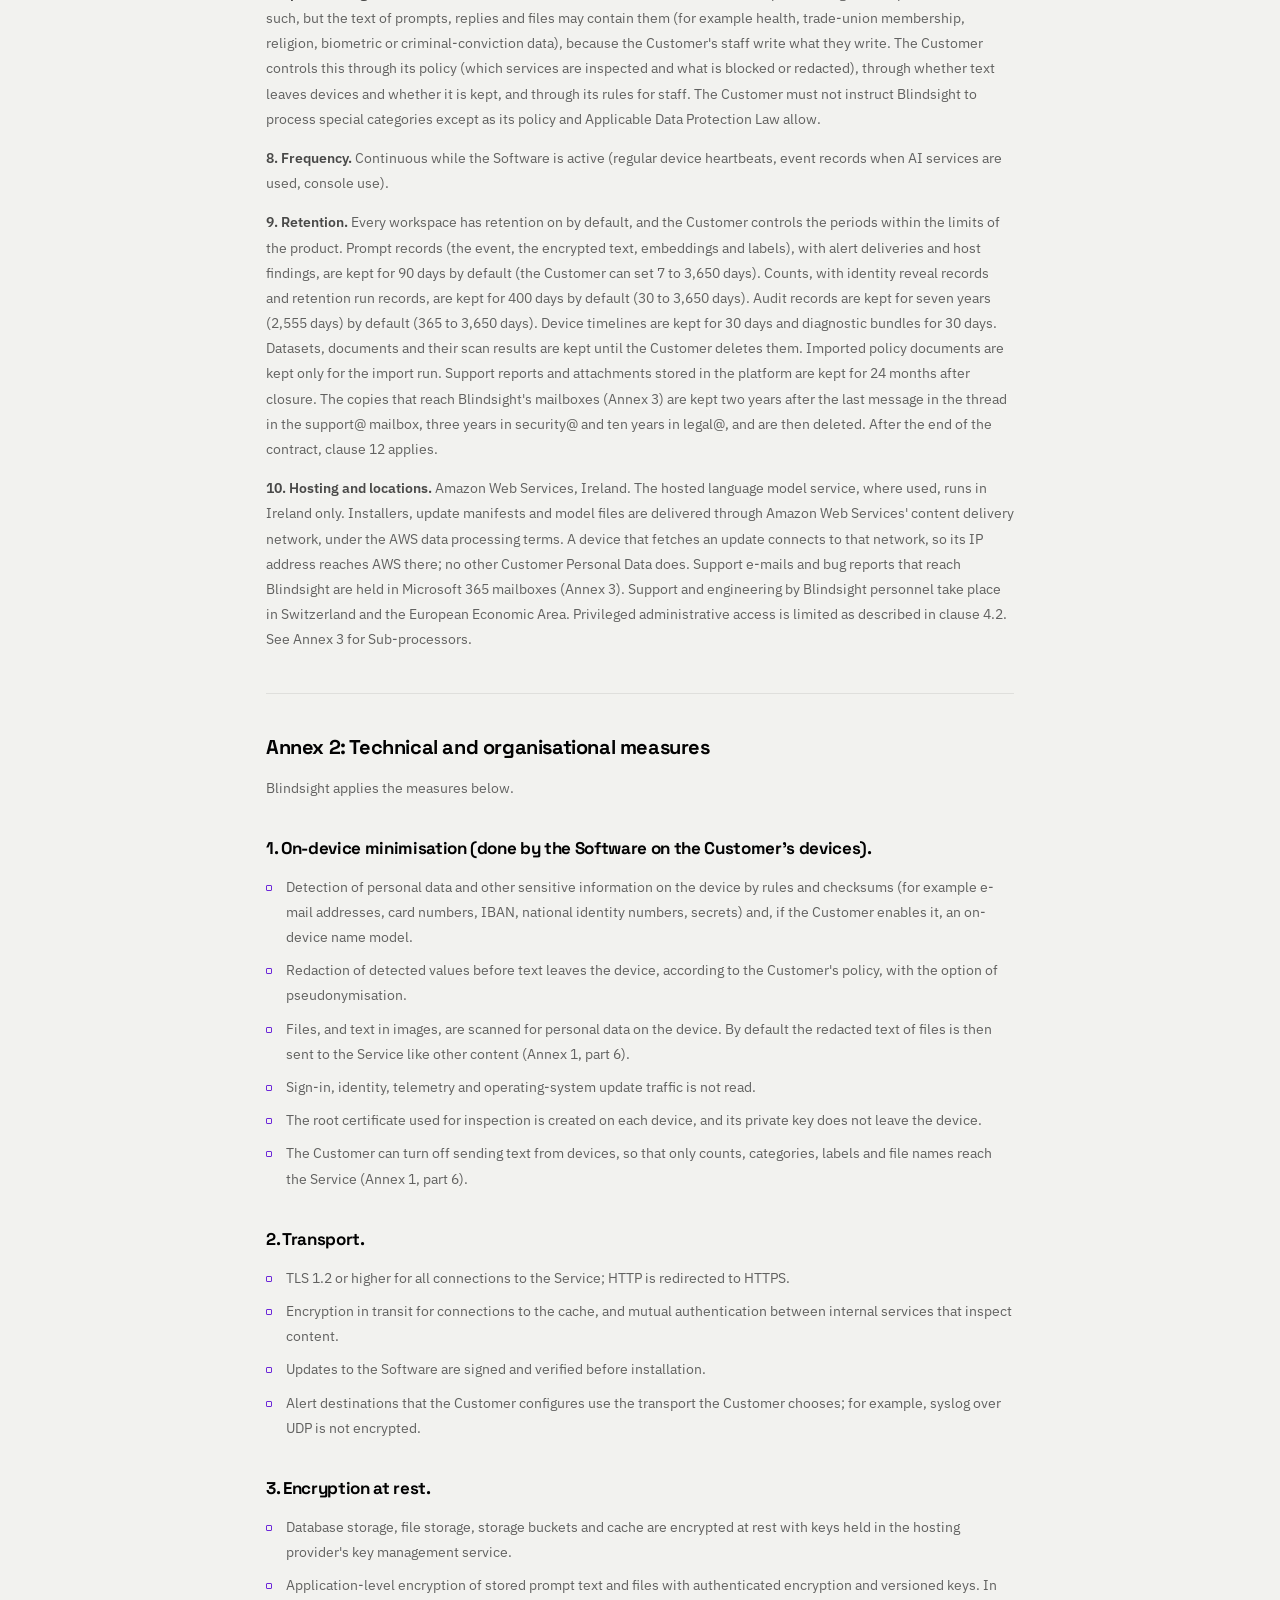
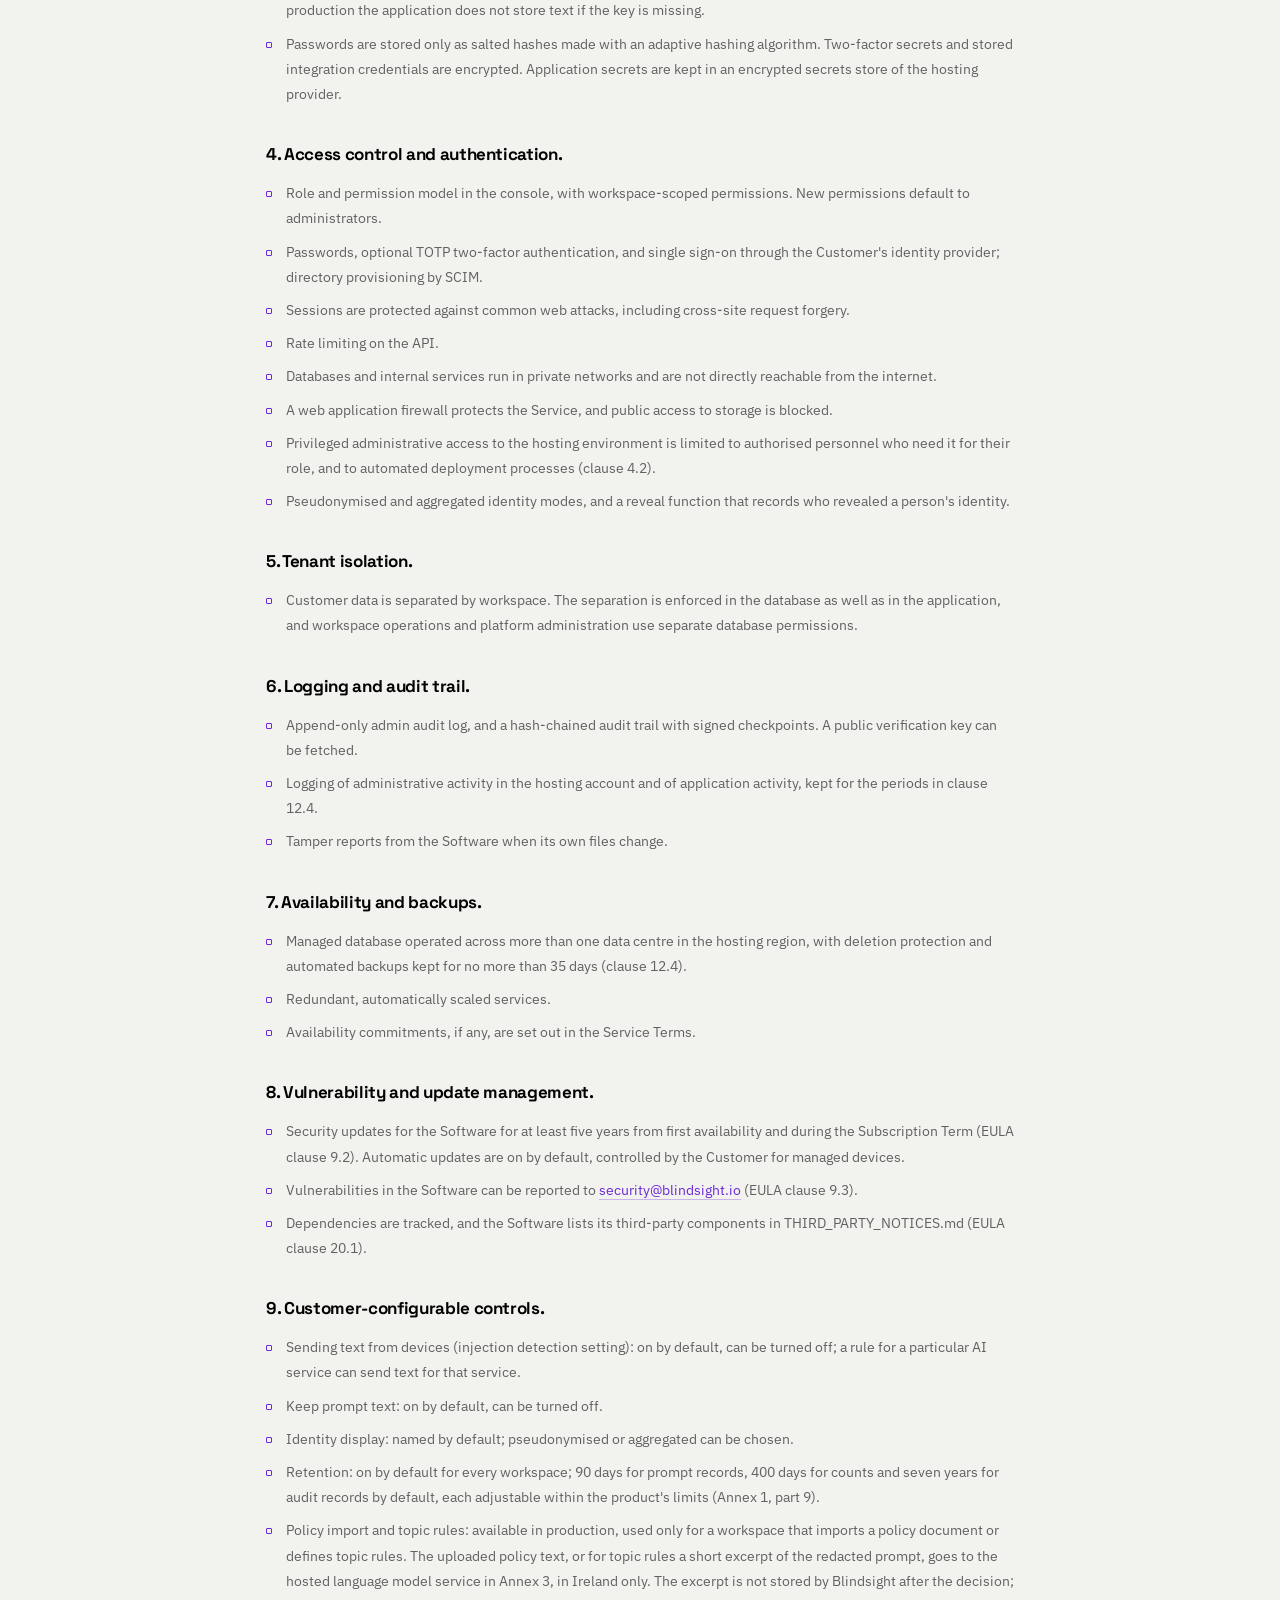
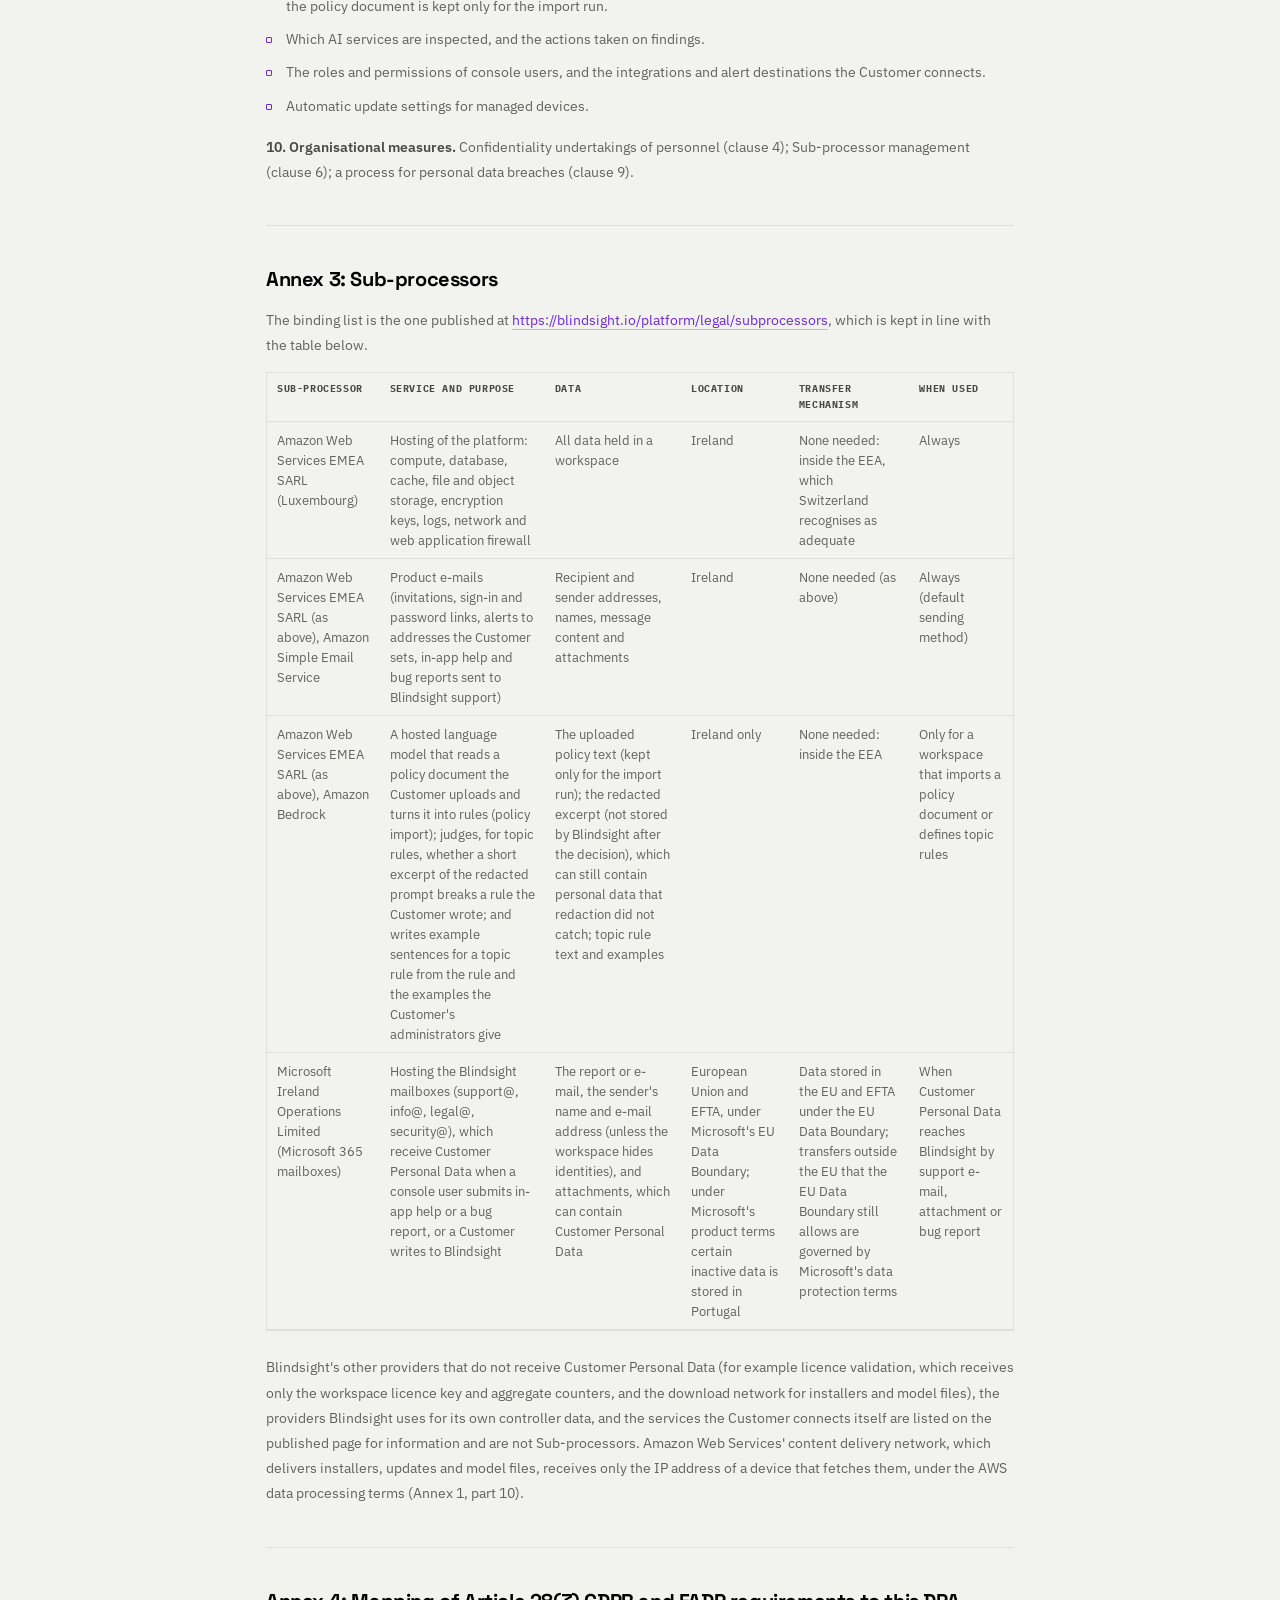
<file: platform/legal/dpa/index.html>
<!DOCTYPE html>
<html lang="en">
<head>
  <meta charset="UTF-8" />
  <meta name="viewport" content="width=device-width, initial-scale=1.0" />

  <!-- Google Analytics -->
  <script async src="https://www.googletagmanager.com/gtag/js?id=G-06PKBPMVBJ"></script>
  <script>
    window.dataLayer = window.dataLayer || [];
    function gtag(){dataLayer.push(arguments);}
    gtag('js', new Date());
    gtag('config', 'G-06PKBPMVBJ');
  </script>

  <title>Blindsight Data Processing Agreement | Blindsight platform</title>
  <meta name="description" content="How Blindsight processes personal data on behalf of its customers." />
  <link rel="canonical" href="https://blindsight.io/platform/legal/dpa" />

  <!-- Favicon -->
  <link rel="icon" href="/assets/images/Emblem_B.png" type="image/png" />

  <!-- Fonts -->
  <link href="https://fonts.googleapis.com/css2?family=Space+Grotesk:wght@400;500;700&family=IBM+Plex+Mono:wght@400;700&family=IBM+Plex+Sans:wght@400;600;700&display=swap" rel="stylesheet" />

  <!-- Set theme before paint to avoid flash -->
  <script>
    document.documentElement.setAttribute('data-theme',
      window.matchMedia('(prefers-color-scheme: light)').matches ? 'light' : 'dark'
    );
  </script>

  <style>
    *, *::before, *::after { box-sizing: border-box; margin: 0; padding: 0; }

    :root {
      --mono: 'IBM Plex Mono', monospace;
      --sans: 'IBM Plex Sans', sans-serif;
      --display: 'Space Grotesk', sans-serif;
      --purple: #6D28D9;
      --transition-theme: background 0.45s ease, color 0.45s ease, border-color 0.45s ease;
    }

    [data-theme="dark"] {
      --bg: #020202;
      --text: #F8F8F8;
      --text-mid: #C5C5C5;
      --text-dim: #545454;
      --text-body: rgba(255,255,255,0.55);
      --text-intro: rgba(255,255,255,0.7);
      --text-heading-sub: rgba(255,255,255,0.9);
      --text-strong: rgba(255,255,255,0.8);
      --text-updated: rgba(255,255,255,0.3);
      --nav-bg: rgba(2,2,2,0.7);
      --nav-link: rgba(255,255,255,0.35);
      --nav-tagline: rgba(255,255,255,0.3);
      --border: rgba(255,255,255,0.05);
      --divider: rgba(255,255,255,0.06);
      --mobile-bg: rgba(2,2,2,0.96);
      --mobile-link: rgba(255,255,255,0.7);
      --hamburger: #F8F8F8;
    }

    [data-theme="light"] {
      --bg: #F2F2EF;
      --text: #020202;
      --text-mid: #3a3a3a;
      --text-dim: #888;
      --text-body: rgba(0,0,0,0.55);
      --text-intro: rgba(0,0,0,0.6);
      --text-heading-sub: rgba(0,0,0,0.8);
      --text-strong: rgba(0,0,0,0.7);
      --text-updated: rgba(0,0,0,0.3);
      --nav-bg: rgba(242,242,239,0.92);
      --nav-link: rgba(0,0,0,0.35);
      --nav-tagline: rgba(0,0,0,0.3);
      --border: rgba(0,0,0,0.08);
      --divider: rgba(0,0,0,0.08);
      --mobile-bg: rgba(242,242,239,0.96);
      --mobile-link: rgba(0,0,0,0.6);
      --hamburger: #020202;
    }

    html { scroll-behavior: smooth; }

    body {
      background: var(--bg);
      color: var(--text);
      font-family: var(--sans);
      font-size: 15.4px;
      min-height: 100vh;
      overflow-x: hidden;
      transition: var(--transition-theme);
    }

    /* ── NAV ── */
    nav {
      position: fixed; top: 0; left: 0; right: 0; z-index: 200;
      display: flex; align-items: center; justify-content: space-between;
      padding: 24px 56px;
      background: var(--nav-bg); backdrop-filter: blur(20px);
      border-bottom: 1px solid var(--border);
      transition: var(--transition-theme);
    }
    .nav-wordmark {
      font-family: var(--display); font-size: 18px; font-weight: 700;
      color: var(--text); text-decoration: none; letter-spacing: -0.02em;
      display: flex; align-items: center;
      transition: color 0.45s ease;
    }
    .nav-logo { height: 22px; width: auto; display: block; }
    .nav-logo-dark { display: block; }
    .nav-logo-light { display: none; }
    [data-theme="light"] .nav-logo-dark { display: none; }
    [data-theme="light"] .nav-logo-light { display: block; }
    .nav-tagline {
      font-family: var(--mono); font-size: 9px; letter-spacing: 0.22em;
      text-transform: uppercase; color: var(--nav-tagline);
      margin-left: 12px; transition: color 0.45s ease;
    }
    .nav-links { display: flex; align-items: center; gap: 36px; list-style: none; }
    .nav-links a {
      font-family: var(--mono); font-size: 9.5px; letter-spacing: 0.12em;
      text-transform: uppercase; color: var(--nav-link);
      text-decoration: none; transition: color 0.3s;
    }
    .nav-links a:hover { color: var(--text); }

    /* Hamburger */
    .hamburger {
      display: none; background: none; border: none; cursor: pointer;
      width: 28px; height: 20px; position: relative; z-index: 210;
      flex-direction: column; justify-content: space-between;
    }
    .hamburger span {
      display: block; width: 100%; height: 2px; background: var(--hamburger);
      transition: transform 0.3s ease, opacity 0.3s ease, background 0.45s ease;
    }
    .hamburger.open span:nth-child(1) { transform: translateY(9px) rotate(45deg); }
    .hamburger.open span:nth-child(2) { opacity: 0; }
    .hamburger.open span:nth-child(3) { transform: translateY(-9px) rotate(-45deg); }

    .mobile-menu {
      display: none; position: fixed; top: 0; left: 0; right: 0; bottom: 0;
      background: var(--mobile-bg); backdrop-filter: blur(20px);
      z-index: 199;
      flex-direction: column; align-items: center; justify-content: center; gap: 32px;
      transition: background 0.45s ease;
    }
    .mobile-menu.open { display: flex; }
    .mobile-menu a {
      font-family: var(--mono); font-size: 14px; letter-spacing: 0.14em;
      text-transform: uppercase; color: var(--mobile-link);
      text-decoration: none; transition: color 0.3s;
    }
    .mobile-menu a:hover { color: var(--text); }

    /* ── CONTENT ── */
    .pp-container {
      max-width: 780px;
      margin: 0 auto;
      padding: 140px 56px 80px;
    }

    .pp-tag {
      font-family: var(--mono); font-size: 9.5px;
      letter-spacing: 0.14em; text-transform: uppercase;
      color: var(--purple); margin-bottom: 20px;
    }

    .pp-title {
      font-family: var(--display); font-size: clamp(32px, 5vw, 48px);
      font-weight: 700; letter-spacing: -0.03em;
      line-height: 1.15; margin-bottom: 12px;
      color: var(--text); transition: color 0.45s ease;
    }

    .pp-updated {
      font-family: var(--mono); font-size: 11px;
      color: var(--text-updated); letter-spacing: 0.06em;
      margin-bottom: 48px; transition: color 0.45s ease;
    }

    .pp-intro {
      font-size: 15.4px; line-height: 1.75;
      color: var(--text-intro); margin-bottom: 48px;
      transition: color 0.45s ease;
    }

    .pp-section { margin-bottom: 40px; }

    .pp-section h2 {
      font-family: var(--display); font-size: 20px;
      font-weight: 700; letter-spacing: -0.02em;
      margin-bottom: 16px; color: var(--text);
      transition: color 0.45s ease;
    }

    .pp-section h3 {
      font-family: var(--display); font-size: 16px;
      font-weight: 700; letter-spacing: -0.01em;
      margin-bottom: 10px; color: var(--text-heading-sub);
      transition: color 0.45s ease;
    }

    .pp-section p {
      font-size: 14px; line-height: 1.8;
      color: var(--text-body); margin-bottom: 14px;
      transition: color 0.45s ease;
    }

    .pp-section ul { list-style: none; margin-bottom: 16px; padding: 0; }

    .pp-section ul li {
      font-size: 14px; line-height: 1.8;
      color: var(--text-body);
      padding-left: 20px; position: relative;
      margin-bottom: 10px; transition: color 0.45s ease;
    }

    .pp-section ul li::before {
      content: '';
      position: absolute; left: 0; top: 10px;
      width: 6px; height: 6px;
      border: 1px solid var(--purple);
      border-radius: 1px;
    }

    .pp-section strong {
      color: var(--text-strong); font-weight: 600;
      transition: color 0.45s ease;
    }

    .pp-divider {
      height: 1px;
      background: var(--divider);
      margin: 48px 0;
      transition: background 0.45s ease;
    }

    .pp-section a {
      color: var(--purple); text-decoration: none;
      border-bottom: 1px solid rgba(109,40,217,0.3);
      transition: border-color 0.2s;
    }
    .pp-section a:hover { border-color: var(--purple); }

    /* ── FOOTER ── */
    footer {
      padding: 32px 56px; background: var(--bg);
      border-top: 1px solid var(--border);
      display: flex; align-items: center; justify-content: space-between;
      position: relative; z-index: 1;
      transition: var(--transition-theme);
    }
    .footer-brand {
      font-family: var(--mono); font-size: 10px;
      letter-spacing: 0.1em; color: var(--text-dim);
      transition: color 0.45s ease;
    }
    .footer-brand strong { color: var(--text-mid); transition: color 0.45s ease; }
    .footer-links { display: flex; gap: 28px; list-style: none; }
    .footer-links a {
      font-family: var(--mono); font-size: 9.5px;
      letter-spacing: 0.1em; text-transform: uppercase;
      color: var(--text-dim); text-decoration: none; transition: color 0.2s;
    }
    .footer-links a:hover { color: var(--text-mid); }

    /* ── RESPONSIVE ── */
    @media (min-width: 1400px) {
      nav, footer {
        padding-left: calc((100vw - 1280px) / 2);
        padding-right: calc((100vw - 1280px) / 2);
      }
    }
    @media (max-width: 1100px) {
      nav { padding: 18px 28px; }
      .nav-links { display: none; }
      .hamburger { display: flex; }
      .pp-container { padding-left: 28px; padding-right: 28px; }
    }
    @media (max-width: 640px) {
      nav { padding: 14px 16px; }
      .nav-logo { height: 18px; }
      .nav-tagline { display: none; }
      .pp-container { padding: 100px 16px 56px; }
      footer { padding: 24px 16px; flex-direction: column; gap: 16px; text-align: center; }
      .footer-links { flex-wrap: wrap; justify-content: center; gap: 16px; }
    }
  
    /* ── PLATFORM LEGAL ── */
    .pp-container { max-width: 860px; }
    .pl-scope {
      font-size: 14px; line-height: 1.7; color: var(--text-intro);
      border: 1px solid var(--border); border-left: 3px solid var(--purple);
      padding: 14px 18px; margin: 0 0 40px; border-radius: 2px;
    }
    .pl-scope a { color: var(--purple); border-bottom: 1px solid rgba(109,40,217,0.3); text-decoration: none; }
    .pl-scope a:hover { border-color: var(--purple); }
    .pl-doc .pp-section p, .pl-doc .pp-section li, .pl-doc td, .pl-doc th { color: var(--text-intro); }
    .pl-doc p { font-size: 14px; line-height: 1.8; color: var(--text-intro); margin-bottom: 14px; overflow-wrap: anywhere; }
    .pl-doc p .ln { display: block; padding-left: 2.2em; text-indent: -2.2em; }
    .pl-doc p .ln:first-child { padding-left: 0; text-indent: 0; }
    .pl-doc h2 { font-family: var(--display); font-size: 20px; font-weight: 700; letter-spacing: -0.02em; margin: 40px 0 16px; color: var(--text); }
    .pl-doc h3 { font-family: var(--display); font-size: 16px; font-weight: 700; margin: 28px 0 10px; color: var(--text-heading-sub); }
    .pl-doc h2.clause { font-size: 17px; margin-top: 36px; }
    .pl-doc ul { list-style: none; margin: 0 0 16px; padding: 0; }
    .pl-doc ul li { font-size: 14px; line-height: 1.8; color: var(--text-intro); padding-left: 20px; position: relative; margin-bottom: 8px; overflow-wrap: anywhere; }
    .pl-doc ul li::before { content: ''; position: absolute; left: 0; top: 10px; width: 6px; height: 6px; border: 1px solid var(--purple); border-radius: 1px; }
    .pl-doc ol { margin: 0 0 16px 22px; padding: 0; }
    .pl-doc ol li { font-size: 14px; line-height: 1.8; color: var(--text-intro); margin-bottom: 8px; }
    .pl-doc strong { color: var(--text-strong); font-weight: 600; }
    .pl-doc a { color: var(--purple); text-decoration: none; border-bottom: 1px solid rgba(109,40,217,0.3); }
    .pl-doc a:hover { border-color: var(--purple); }
    .pl-doc code { font-family: var(--mono); font-size: 12.5px; }
    .pl-doc hr { border: 0; height: 1px; background: var(--divider); margin: 40px 0; }
    .pl-doc pre.pl-notice { font-family: var(--mono); font-size: 11.5px; line-height: 1.6; color: var(--text-intro); white-space: pre-wrap; overflow-wrap: anywhere; border: 1px solid var(--border); padding: 14px 16px; margin: 0 0 24px; }
    .pl-tablewrap { overflow-x: auto; margin: 0 0 24px; border: 1px solid var(--border); }
    .pl-doc table { border-collapse: collapse; width: 100%; min-width: 640px; font-size: 12.5px; line-height: 1.6; }
    .pl-doc th, .pl-doc td { text-align: left; vertical-align: top; padding: 8px 10px; border-bottom: 1px solid var(--divider); }
    .pl-doc th { font-family: var(--mono); font-size: 10px; letter-spacing: 0.06em; text-transform: uppercase; color: var(--text-strong); }
    .pl-index { list-style: none; margin: 0; padding: 0; }
    .pl-index li { border-top: 1px solid var(--divider); }
    .pl-index li:last-child { border-bottom: 1px solid var(--divider); }
    .pl-doc .pl-index li { padding-left: 0; margin-bottom: 0; }
    .pl-doc .pl-index li::before { display: none; }
    .pl-index a { display: block; padding: 20px 4px; text-decoration: none; border: 0; }
    .pl-index a:hover .pl-name { color: var(--purple); }
    .pl-name { display: block; font-family: var(--display); font-size: 18px; font-weight: 700; color: var(--text); letter-spacing: -0.02em; }
    .pl-desc { display: block; font-size: 14px; line-height: 1.6; color: var(--text-intro); margin-top: 4px; }
    .pl-meta { display: block; font-family: var(--mono); font-size: 11px; color: var(--text-updated); margin-top: 6px; letter-spacing: 0.04em; }
    .pl-raw { font-family: var(--mono); font-size: 11px; letter-spacing: 0.04em; margin: 0 0 32px; color: var(--text-updated); }
    .pl-raw a { color: var(--purple); }
    .pl-skip { position: absolute; left: -999px; }
    .pl-skip:focus { left: 8px; top: 8px; z-index: 300; background: var(--bg); color: var(--text); padding: 8px 12px; }
    @media print {
      :root, [data-theme="dark"], [data-theme="light"] {
        --bg: #fff; --text: #000; --text-mid: #222; --text-dim: #444; --text-body: #111; --text-intro: #111;
        --text-heading-sub: #000; --text-strong: #000; --text-updated: #333; --border: #bbb; --divider: #bbb; --purple: #000;
      }
      body { background: #fff; color: #000; font-size: 11pt; }
      nav, .mobile-menu, footer, .pl-raw, .pl-skip { display: none !important; }
      .pp-container { max-width: none; padding: 0; }
      .pl-scope { border: 1px solid #000; border-left: 3px solid #000; }
      .pl-doc p, .pl-doc ul li, .pl-doc ol li, .pl-doc td, .pl-doc th { font-size: 10.5pt; color: #000; }
      .pl-doc a, .pl-scope a { color: #000; border: 0; text-decoration: underline; }
      .pl-doc h2, .pl-doc h3 { break-after: avoid; }
      .pl-doc p, .pl-doc li, .pl-doc tr { break-inside: avoid; }
      .pl-tablewrap { overflow: visible; border: 0; }
      .pl-doc pre.pl-notice { font-size: 8.5pt; color: #000; border: 1px solid #888; }
      .pl-doc table { min-width: 0; font-size: 9pt; }
      .pl-doc th, .pl-doc td { border: 1px solid #888; }
      .pl-print-url { display: block !important; }
    }
    .pl-print-url { display: none; font-family: var(--mono); font-size: 10pt; margin-bottom: 16px; }
  </style>
</head>
<body>
<a class="pl-skip" href="#main">Skip to the document</a>

<!-- NAV -->
<nav>
  <div style="display:flex;align-items:center;">
    <a href="/" class="nav-wordmark">
      <img src="/assets/images/LOGO_Primary_W.png" alt="Blindsight" class="nav-logo nav-logo-dark" />
      <img src="/assets/images/LOGO_Primary_B.png" alt="Blindsight" class="nav-logo nav-logo-light" />
    </a>
  </div>
  <ul class="nav-links">
    <li><a href="/antidote/">Antidote</a></li>
    <li><a href="mailto:info@blindsight.io">Contact</a></li>
  </ul>
  <button class="hamburger" id="hamburger" aria-label="Open menu">
    <span></span><span></span><span></span>
  </button>
</nav>
<div class="mobile-menu" id="mobile-menu">
  <a href="/antidote/">Antidote</a>
  <a href="mailto:info@blindsight.io">Contact</a>
</div>

<!-- CONTENT -->
<main id="main" class="pp-container pl-doc">
  <div class="pp-tag">// Platform legal</div>
  <h1 class="pp-title">Blindsight Data Processing Agreement</h1>
  <div class="pp-updated">Version 1.0 &middot; Effective 19 November 2026</div>
  <p class="pl-print-url">blindsight.io/platform/legal/dpa</p>
  <p class="pl-scope">This document covers the Blindsight platform (the console, the desktop apps and the APIs). The blindsight.io website has its own <a href="/privacy-policy/">privacy policy</a>.</p>
    <div class="pp-section">
<hr>
<h2>1. Parties, scope and precedence</h2>
<p><span class="ln">1.1 This Data Processing Agreement (the "DPA") is made between Blindsight Technologies AG, Rennweg 57, 8001 Zurich, Switzerland, UID CHE-484.046.837 ("Blindsight"), and the Customer named in, or accepting, the Blindsight Endpoint Licence Agreement (the "EULA").</span></p>
<p><span class="ln">1.2 The DPA forms part of the EULA (EULA clause 10.1) and of the Service Terms (as defined in the EULA). It applies to all personal data that Blindsight processes on behalf of the Customer in providing the Service ("Customer Personal Data"). It does not apply to the contact, account, sign-in, licensing and billing data of the Customer's administrators, other users of the Blindsight console and contacts, which Blindsight processes as a controller as described in its privacy notice at <a href="/platform/legal/privacy/">https://blindsight.io/platform/legal/privacy</a> (EULA clause 10.2). Customer Personal Data does not include that data.</span></p>
<p><span class="ln">1.3 The Customer is the controller of Customer Personal Data or, where the Customer processes it for its own controller, a processor. Blindsight is the processor or, respectively, the sub-processor. Where the Customer is a processor, it confirms that its own controller has authorised the instructions it gives under this DPA and the engagement of Blindsight and of the sub-processors in Annex 3, and the Customer passes on to Blindsight any instruction of that controller that is relevant.</span></p>
<p><span class="ln">1.4 The Software processes data on the Customer's devices (for example detection and redaction of personal data in traffic to AI services). That processing is the Customer's own processing, carried out with the Customer's installation of the Software, and is not processing by Blindsight. Blindsight is a processor for the data that reaches the Service, as described in Annex 1.</span></p>
<p><span class="ln">1.5 If this DPA conflicts with the EULA or the Service Terms, this DPA prevails for the processing of personal data, in accordance with EULA clause 20.1(c). An addendum under EULA clause 17 prevails over this DPA. Clause 13 (liability) and clause 14 (law and courts) of this DPA follow the EULA as stated there.</span></p>
<p><span class="ln">1.6 This DPA forms part of the EULA (EULA clause 10.1), and the Customer accepts it when it accepts the EULA in any of the ways set out in EULA clause 1.2, or when it signs an order form or other agreement that refers to this DPA. The console records the version and the hash of the DPA accepted. Signed copies are available on request.</span></p>
<h2>2. Definitions</h2>
<p><span class="ln">2.1 "GDPR" means Regulation (EU) 2016/679. "FADP" means the Swiss Federal Act on Data Protection of 25 September 2020 (SR 235.1) and its ordinances. "Applicable Data Protection Law" means the GDPR, the FADP and any other law on the protection of personal data that applies to the processing of Customer Personal Data under this DPA.</span></p>
<p><span class="ln">2.2 "Controller", "processor", "personal data", "processing", "data subject", "personal data breach", "supervisory authority" and "special categories of personal data" have the meanings given in the GDPR. Under the FADP they include the corresponding terms ("controller", "processor", "personal data", "processing", "data subject", "breach of data security", "sensitive personal data") and the Federal Data Protection and Information Commissioner ("FDPIC").</span></p>
<p><span class="ln">2.3 "Sub-processor" means a third party that Blindsight engages to process Customer Personal Data.</span></p>
<p><span class="ln">2.4 "Restricted Transfer" means a transfer of Customer Personal Data (a) from Switzerland to a country outside Switzerland that is not recognised as providing adequate protection under the FADP, or (b) from the EEA to a country outside the EEA that is not recognised as providing adequate protection under the GDPR, in each case including onward transfer.</span></p>
<p><span class="ln">2.5 "Authorised Users", "Customer Data", "Service", "Software" and "Documentation" have the meanings given in the EULA.</span></p>
<h2>3. Roles and instructions</h2>
<p><span class="ln">3.1 Blindsight processes Customer Personal Data only on the Customer's documented instructions (GDPR Art. 28(3)(a); FADP Art. 9), including as to transfers. The EULA, the Service Terms, this DPA, the Customer's order, the Customer's configuration of the Service and the Documentation are the Customer's complete documented instructions at the date of acceptance. The Customer may give further instructions in writing (including by e-mail or through settings in the console) that are consistent with the Service. If a further instruction requires work or cost beyond the Service, the parties will agree it first.</span></p>
<p><span class="ln">3.2 The Customer's configuration of the Service is an instruction. This includes whether text may leave devices, whether text is kept, how identities are shown, retention periods, the AI services inspected, policy import and topic rules (which use a hosted language model service in Ireland only), and the integrations and alert destinations that the Customer connects.</span></p>
<p><span class="ln">3.3 Blindsight will inform the Customer immediately if, in its opinion, an instruction infringes Applicable Data Protection Law (GDPR Art. 28(3), final subparagraph). Blindsight may suspend carrying out that instruction until the Customer confirms or changes it.</span></p>
<p><span class="ln">3.4 Blindsight will not process Customer Personal Data for its own purposes. In line with EULA clause 10.3, Blindsight does not use the text of prompts, replies or files processed for the Customer to train models or for any other purpose of its own. Blindsight may use technical operating data and aggregated information that does not identify the Customer, any Authorised User or any other person, as EULA clause 10.3 provides. Where EU, Member State or Swiss law to which Blindsight is subject requires Blindsight to process Customer Personal Data otherwise, Blindsight will tell the Customer of that legal requirement before the processing, unless that law forbids it on important grounds of public interest (GDPR Art. 28(3)(a)).</span></p>
<p><span class="ln">3.5 The Customer is responsible for the matters in EULA clause 8.2, in particular for having a lawful basis, for informing Authorised Users and others concerned, for consulting works councils and staff representatives where required, and for its own policy settings. The Customer warrants that its instructions and its use of the Service comply with Applicable Data Protection Law.</span></p>
<p><span class="ln">3.6 Annex 1 describes the processing and is part of the Customer's instructions.</span></p>
<h2>4. Confidentiality of personnel</h2>
<p><span class="ln">4.1 Blindsight ensures that the persons it authorises to process Customer Personal Data are bound by a duty of confidentiality, by contract or by law, that continues after their engagement ends (GDPR Art. 28(3)(b)).</span></p>
<p><span class="ln">4.2 Blindsight gives its personnel access to Customer Personal Data only to the extent needed to provide, secure and support the Service. Blindsight staff access Customer Personal Data only from Switzerland and the European Economic Area. Privileged administrative access to the hosting environment is limited to authorised Blindsight personnel who need it for their role, and to automated deployment processes. Blindsight manages the encryption keys of the Service, so personnel with privileged administrative access can technically access Customer Personal Data; they may do so only as this clause allows. Support access to Customer Personal Data held in the Service takes place only on the Customer's request or with its permission, or where needed to resolve a security incident or a fault in the Service.</span></p>
<p><span class="ln">4.3 Banking and professional secrecy.</span></p>
<p><span class="ln">(a) Where the Customer is bound by a statutory duty of professional secrecy, in particular banking secrecy under Art. 47 of the Swiss Banking Act, Blindsight acknowledges that Customer Data may contain information protected by that duty. This includes information about the Customer's clients, whether they are natural persons or legal entities, and whether or not that information is personal data.</span></p>
<p><span class="ln">(b) Blindsight undertakes, for itself and its personnel, to keep that information secret, to use it only to provide the Service, and not to disclose it except as this DPA allows or as paragraph (c) provides. Blindsight requires each Sub-processor, by contract, to keep Customer Data confidential. The duty of a Sub-processor is the confidentiality duty in its contract with Blindsight; Blindsight does not promise that a Sub-processor owes the Customer the same duty of secrecy as the Customer's own.</span></p>
<p><span class="ln">(c) Blindsight will disclose that information to an authority or court only where Swiss law, or a binding order recognised in Switzerland, requires it, and only to the extent required. Where the law allows, Blindsight will tell the Customer before it discloses, so that the Customer can respond. This paragraph prevails over clause 3.4 and over EULA clause 11.2 for that information.</span></p>
<p><span class="ln">(d) This undertaking has no time limit. It continues after this DPA and the EULA end, and the five-year limit in EULA clause 11.3 does not apply to it.</span></p>
<h2>5. Security</h2>
<p><span class="ln">5.1 Blindsight implements the technical and organisational measures in Annex 2, taking into account the state of the art, the costs, the nature, scope, context and purposes of the processing and the risks to data subjects (GDPR Arts. 28(3)(c) and 32; FADP Art. 8; Arts. 1 to 3 of the Data Protection Ordinance, SR 235.11, and its Arts. 4 and 5 where their conditions are met). Blindsight may change those measures if the change does not lower the overall level of protection, and will update Annex 2 for material changes.</span></p>
<p><span class="ln">5.2 The Customer is responsible for the security of its own devices, networks, identities and console accounts, for the roles and permissions it grants in the console, and for using the controls in Annex 2, part 9, appropriately for the data it handles.</span></p>
<p><span class="ln">5.3 Blindsight provides information about its security assessments and any certifications on request (clause 11.2).</span></p>
<h2>6. Sub-processors</h2>
<p><span class="ln">6.1 The Customer gives Blindsight a general authorisation to engage Sub-processors (GDPR Art. 28(2); FADP Art. 9(3) and Art. 7 of the Data Protection Ordinance), on the conditions in this clause. The Sub-processors engaged at the date of this DPA are in Annex 3. The current list is published at <a href="/platform/legal/subprocessors/">https://blindsight.io/platform/legal/subprocessors</a>.</span></p>
<p><span class="ln">6.2 Blindsight will give the Customer's administrators notice by e-mail, and will update the published list, at least 30 days before (a) a new Sub-processor starts to process Customer Personal Data, or (b) an existing Sub-processor is given a materially wider scope or a new location. The Customer is responsible for keeping an administrator e-mail address current.</span></p>
<p><span class="ln">6.3 The Customer may object to the change on reasonable data protection grounds by written notice within that period, stating the grounds. The parties will discuss the objection in good faith. If it is not resolved within 30 days after the objection, and Blindsight does not offer a reasonable alternative (for example, not using the new Sub-processor for the Customer, or a setting that removes the Customer's data from it), the Customer may terminate the affected part of the Service by written notice. Blindsight will refund the prepaid fees for the remainder of the Subscription Term for the affected part, pro rata. Until termination takes effect, Blindsight will not use the new Sub-processor for the Customer Personal Data concerned, where the Service allows that data to be kept apart. Where the change is needed urgently for security or to meet a legal duty, Blindsight may make it earlier, will tell the Customer at once, and the Customer's rights to object and terminate continue.</span></p>
<p><span class="ln">6.4 Blindsight enters into a written contract with each Sub-processor that imposes data protection obligations no less protective than those in this DPA, including the technical and organisational measures appropriate to the processing, and, for Restricted Transfers, the safeguards in clause 7 (GDPR Art. 28(4)).</span></p>
<p><span class="ln">6.5 Blindsight remains fully liable to the Customer for the performance of its Sub-processors' obligations, subject to EULA clause 13 and clause 13 of this DPA.</span></p>
<p><span class="ln">6.6 Services that the Customer itself chooses to connect (for example identity providers, directory and device-management services, alert destinations such as webhook, chat, e-mail, syslog or security-information tools, and AI services the Customer uses) are not Sub-processors of Blindsight. Data sent to them is sent on the Customer's instruction and under the Customer's own agreement with each provider. The Customer is responsible for those integrations.</span></p>
<h2>7. International transfers</h2>
<p><span class="ln">7.1 Blindsight hosts the Service in the EEA: production data is held by Amazon Web Services in Ireland, which Switzerland recognises as providing adequate protection (Annex 1 of the Data Protection Ordinance). Blindsight is established in Switzerland, which the European Commission recognises as providing adequate protection (Decision 2000/518/EC). Customer Personal Data that Blindsight accesses or processes in Switzerland or the European Economic Area is therefore not a Restricted Transfer from the EEA. The exceptions are the Microsoft 365 mailboxes described in Annex 3 (stored in the EU and EFTA under the EU Data Boundary, with the limited transfers that it allows), the IP address of a device that fetches updates, which reaches Amazon Web Services' content delivery network, under the AWS data processing terms (Annex 1, part 10), and integrations the Customer connects (clause 7.4).</span></p>
<p><span class="ln">7.2 Blindsight will not carry out, and will not allow a Sub-processor to carry out, a Restricted Transfer unless one of the following applies: (a) the receiving country or recipient is covered by an adequacy decision or equivalent recognition under Applicable Data Protection Law, including the EU-U.S. Data Privacy Framework and the Swiss-U.S. Data Privacy Framework where the recipient is certified and the certification covers the data; or (b) the transfer is covered by the standard contractual clauses in Commission Implementing Decision (EU) 2021/914 (the "SCCs"), with the amendments for Switzerland required by the FDPIC (so that references to the GDPR are read as references to the FADP for transfers governed by the FADP, the term "Member State" is not interpreted so as to exclude data subjects with their habitual residence in Switzerland from bringing claims there under Clause 18(c), Swiss courts are an alternative forum for those data subjects, and the FDPIC is named in Annex I.C as the competent supervisory authority for transfers governed by the FADP); or (c) another safeguard that Applicable Data Protection Law recognises applies.</span></p>
<p><span class="ln">7.3 Where the SCCs apply between the parties, they are incorporated as follows: Module Two (controller to processor) or Module Three (processor to processor), as the Customer's role requires; the option in clause 7 (docking clause) applies; for clause 9 option 2 (general written authorisation) applies with the notice period in clause 6.2 of this DPA; the optional wording in clause 11 does not apply; for clause 17 option 1 applies and the governing law is the law of Ireland; for clause 18 the courts of Ireland; Annexes I to III of the SCCs are completed by Annexes 1 to 3 of this DPA. Where the SCCs apply, they prevail over this DPA, the EULA and the Service Terms if they conflict, and nothing in those documents modifies them (SCC Clauses 2(a) and 5).</span></p>
<p><span class="ln">7.4 The Customer's choices of integration or destination are the Customer's instruction. The hosted language model service runs in Ireland only, so a workspace cannot send data to it in another region. If the Customer connects an integration or alert destination located outside Switzerland and the EEA (clause 6.6), the transfer to it is made on the Customer's instruction under the Customer's own agreement with that provider, and the Customer is responsible for its lawfulness.</span></p>
<p><span class="ln">7.5 Blindsight will tell the Customer without undue delay if it can no longer comply with this clause 7, for example because a safeguard is invalidated. The Customer may then suspend the transfer concerned.</span></p>
<h2>8. Assistance with data subject rights</h2>
<p><span class="ln">8.1 Taking into account the nature of the processing, Blindsight will assist the Customer by appropriate technical and organisational measures, so far as possible, in answering requests from data subjects to exercise their rights under Applicable Data Protection Law (GDPR Art. 28(3)(e), Chapter III; FADP Arts. 25 to 29 and 32). The console lets the Customer's administrators export the record the Service holds about one person or one device for an access request, and erase a console user together with the records linked to that user's account. The Customer should use these functions where they meet the request. Erasing a person who has no console account, or a person named inside stored prompt text, is not a console function and is done under clause 8.3.</span></p>
<p><span class="ln">8.2 If a data subject contacts Blindsight about Customer Personal Data, Blindsight will, so far as it can identify the Customer, refer the person to the Customer and tell the Customer without undue delay, and will not answer the request itself except to confirm the referral, unless the Customer instructs it or the law requires.</span></p>
<p><span class="ln">8.3 Where the Customer cannot meet a request with the functions of the Service, Blindsight will carry it out on written instruction, in a reasonable time. If the assistance requires effort beyond the functions of the Service and routine support, Blindsight may charge for it at its then current rates, after telling the Customer.</span></p>
<p><span class="ln">8.4 Where the Customer has turned on pseudonymised or aggregated identity display, pseudonymised data remains personal data. In the console, a pseudonymised person is re-identified only through the reveal function, which records who asked, who approved and when.</span></p>
<h2>9. Personal data breaches</h2>
<p><span class="ln">9.1 Blindsight will notify the Customer without undue delay, and at the latest within 48 hours, after becoming aware of a personal data breach affecting Customer Personal Data (GDPR Art. 33(2); FADP Art. 24(3)). Notice goes to the e-mail addresses of the Customer's administrators.</span></p>
<p><span class="ln">9.2 The notice will contain, so far as available at that time and in stages if necessary (GDPR Art. 33(3) and (4); Art. 15(1) and (2) of the Data Protection Ordinance): (a) the nature of the breach, including where possible its time and duration and the categories and approximate number of data subjects and of records concerned; (b) the name and contact details of the contact point at Blindsight; (c) the likely consequences; (d) the measures taken or proposed to address the breach and reduce its possible adverse effects.</span></p>
<p><span class="ln">9.3 Blindsight will take reasonable steps to contain and investigate the breach, will keep the Customer informed, and will cooperate with the Customer in meeting its duties to notify supervisory authorities and data subjects. The Customer decides whether and how to notify them. Blindsight will not notify a supervisory authority or data subject about a breach affecting the Customer without the Customer's prior approval, unless the law requires it.</span></p>
<p><span class="ln">9.4 Notice of a breach is not an acknowledgement of fault or liability.</span></p>
<p><span class="ln">9.5 Blindsight will also tell the Customer without undue delay of any security incident or outage that materially affects the confidentiality, integrity or availability of Customer Data in the Service, even where no personal data is affected.</span></p>
<h2>10. Assistance with impact assessments and prior consultation</h2>
<p><span class="ln">10.1 Blindsight will, on request and taking into account the nature of the processing and the information available to it, assist the Customer with its obligations under GDPR Arts. 32 to 36 and FADP Arts. 8, 22 and 23, including data protection impact assessments and prior consultation of a supervisory authority (GDPR Art. 28(3)(f)).</span></p>
<p><span class="ln">10.2 The Customer acknowledges that inspecting traffic to AI services on employees' devices is likely to require a data protection impact assessment, and that carrying it out is the Customer's duty (EULA clause 8.2(d)).</span></p>
<p><span class="ln">10.3 To support this, Blindsight makes available the Documentation, this DPA, the list in Annex 3 and the description in Annex 1 and Annex 2. The Service also generates, for the Customer to review and adapt before use, (a) a works-council pack that describes the processing for employee representatives, and (b) an employee notice, in the languages offered in the console. These documents describe the Service's functions and the Customer's settings. They are not legal advice, and the Customer remains responsible for their content and use.</span></p>
<h2>11. Audits and information</h2>
<p><span class="ln">11.1 Blindsight will make available to the Customer the information necessary to demonstrate compliance with this DPA and Article 28 GDPR, and will allow for and contribute to audits, including inspections, by the Customer or an auditor it appoints (GDPR Art. 28(3)(h)).</span></p>
<p><span class="ln">11.2 The Customer will first use the Documentation and Blindsight's written answers to reasonable questions and questionnaires, which Blindsight will give within 30 days.</span></p>
<p><span class="ln">11.3 If that information is not enough to show compliance, or if a supervisory authority or Applicable Data Protection Law requires it, the Customer may carry out an audit, remotely or on site at Blindsight's premises, at most once in any twelve months (unless a personal data breach affecting the Customer or a supervisory authority's request gives a reason for more), on at least 30 days' written notice, during business hours, in a way that does not unreasonably disturb Blindsight's operations or the data of its other customers. The auditor must be bound by confidentiality and not be a competitor of Blindsight. The scope and timing will be agreed in advance. The audit is at the Customer's cost, including a reasonable charge for Blindsight's time, unless it shows a material breach of this DPA by Blindsight, in which case Blindsight bears its own costs.</span></p>
<p><span class="ln">11.4 The audit will not extend to the data of other customers or to Sub-processors' facilities, except as the Sub-processor contract allows. Blindsight will pass on to the Customer the audit reports that a Sub-processor makes available to it where the Sub-processor contract allows.</span></p>
<p><span class="ln">11.5 Nothing in this clause limits the powers of a supervisory authority, including its right to audit and inspect Blindsight under Applicable Data Protection Law, and Blindsight will cooperate with them.</span></p>
<p><span class="ln">11.6 If the Customer is a regulated customer within EULA clause 17, the access, information and audit rights in the addendum under that clause apply in addition to and, where they conflict, instead of this clause 11.</span></p>
<h2>12. Return and deletion</h2>
<p><span class="ln">12.1 During the Subscription Term, the Customer can export its Customer Data and erase records using the functions of the Service, and can set the retention periods described in Annex 1.</span></p>
<p><span class="ln">12.2 At the end of the provision of the Service, Blindsight will, at the Customer's choice, return Customer Personal Data and delete it, or delete it (GDPR Art. 28(3)(g)). The Customer exercises the choice to have it returned by exporting it: after the EULA ends (EULA clause 15.3), the Customer may export its Customer Data for at least 30 days after the end, in a common machine-readable format through the console. The export period is at least 30 days after the end, whether the end is automatic or follows a revocation or suspension, as EULA clause 15.3(c) provides.</span></p>
<p><span class="ln">12.3 Blindsight will delete the remaining Customer Personal Data, including existing copies, from the Service within 30 days after the end of the export period, or earlier at the Customer's written request after it has exported its data, and will confirm the deletion to the Customer on request. Blindsight records the date the export period closed and the date the deletion was completed.</span></p>
<p><span class="ln">12.4 Copies in backups and logs are not deleted individually. Database backups and snapshots are kept for no more than 35 days and then deleted, so Customer Personal Data in them is gone no later than 35 days after its deletion from the Service. Logs that can contain identifiers such as e-mail and IP addresses are kept for no more than 365 days. Blindsight will not restore Customer Personal Data from a backup or snapshot except to recover the Service, in which case it will repeat the deletion.</span></p>
<p><span class="ln">12.5 Audit records of the Customer's workspace (actions in the console, with the actor, IP address and user agent) are Customer Personal Data and are deleted with the workspace under clause 12.3. During the Subscription Term they follow the workspace's audit retention setting (clause 9 of Annex 1). When a person is erased, the personal fields in the hash-chained audit trail are redacted. Where EU, Member State or Swiss law requires retention, Blindsight may keep what it must, and will protect it under this DPA and process it only for that purpose.</span></p>
<p><span class="ln">12.6 Blindsight may keep Customer Personal Data after the end only to the extent that EU, Member State or Swiss law requires, and will tell the Customer which law, unless the law forbids it.</span></p>
<p><span class="ln">12.7 The Software is the Customer's installation. When the licence ends, the Software behaves as EULA clause 4.2 describes. The Customer is responsible for uninstalling it (EULA clause 15.3(b)). Data stored on the Customer's devices by the Software, for example the local event store and the pseudonymisation vault, is the Customer's data on its own devices and is outside this clause 12. The Documentation describes what the Software keeps on a device and how it is removed.</span></p>
<h2>13. Liability</h2>
<p><span class="ln">13.1 The liability of each party under or in connection with this DPA is subject to the exclusions and limits in clause 13 of the EULA, which apply to this DPA together with the EULA and the Service Terms (EULA clause 13.3).</span></p>
<p><span class="ln">13.2 Nothing in this DPA or the EULA limits or excludes either party's liability to data subjects under Article 82 GDPR or equivalent mandatory law, or any liability that cannot be limited by law (EULA clause 13.1). Between the parties, the allocation of that liability under Article 82(5) GDPR is not affected.</span></p>
<p><span class="ln">13.3 Each party is responsible for its own fines. A fine imposed on one party because of the other party's breach of this DPA is a loss that the other party must bear, subject to clause 13.1 and EULA clause 13.</span></p>
<h2>14. Term, governing law and courts</h2>
<p><span class="ln">14.1 This DPA starts on acceptance (clause 1.6) and continues for as long as Blindsight processes Customer Personal Data, including during the export and deletion periods in clause 12. Clauses 9, 11, 12, 13 and 14 survive until the Customer Personal Data has been deleted. Clause 4.3 continues without time limit.</span></p>
<p><span class="ln">14.2 This DPA is governed by Swiss law, and the courts of Zurich have jurisdiction, in accordance with EULA clause 19 (including EULA clause 19.3 where it applies), except where mandatory law or the SCCs (clause 7.3) require otherwise. Data subjects keep their rights to enforce this DPA, or the SCCs, as those instruments provide, and their rights before a supervisory authority and the courts of their place of residence.</span></p>
<p><span class="ln">14.3 Blindsight may update this DPA to reflect a change in Applicable Data Protection Law, in a supervisory authority's guidance, or in the Service, in accordance with EULA clause 18. An update does not reduce the protection of Customer Personal Data.</span></p>
<p><span class="ln">14.4 This DPA is written in English. If it is translated, the English text prevails.</span></p>
<hr>
<h2>Annex 1: Description of the processing</h2>
<p><span class="ln"><strong>1. Subject matter.</strong> Operation of the Blindsight hosted platform and console (the "Service") for the Customer, to protect personal data and confidential information when the Customer's staff and others use AI services from devices on which the Customer has installed the Software.</span></p>
<p><span class="ln"><strong>2. Duration.</strong> The Subscription Term, plus the export and deletion periods in clause 12.</span></p>
<p><span class="ln"><strong>3. Nature of the processing.</strong> Receiving, storing, analysing, displaying, exporting, transmitting to destinations that the Customer configures, and erasing (a) data that the Software on the Customer's devices sends to the Service, (b) text that the Customer's own applications send to the Service through its programming interface or software development kit for inspection, (c) datasets, documents and document stores that the Customer uploads or connects for scanning, and (d) data that the Customer's administrators enter or synchronise. The Service analyses the text it receives for security threats (for example prompt injection), sensitive information and the Customer's own rules. Blindsight's own detection models are operated by Blindsight within its hosting environment in Ireland; the hosted language model service in Annex 3 is used only for the functions stated there. The Service shows the Customer's reviewers per-person counts of allowed, flagged, redacted and blocked requests over a period, and shows managers those counts for their own reports, unless the Customer chooses pseudonymised or aggregated identity display.</span></p>
<p><span class="ln"><strong>4. Purpose.</strong> To provide the Service to the Customer under the EULA and the Service Terms: enrolling and monitoring the health of devices; applying the Customer's policy; recording findings and actions; showing them to the Customer's authorised administrators; alerting; compliance reporting; support; and the security and operation of the Service. The Service is not designed to evaluate the performance or behaviour of individuals (EULA clause 8.3).</span></p>
<h2 class="clause">5. Data subjects.</h2>
<ul>
<li>Authorised Users: the Customer's staff and other persons who use devices on which the Customer has installed the Software.</li>
<li>Persons whose data appears in prompts, replies, system instructions, tool results or files that Authorised Users send to AI services, for example the Customer's clients, customers, counterparts and colleagues.</li>
<li>Users of the Customer's own applications that the Customer connects to the Service, and persons whose data appears in the text those applications send.</li>
<li>Persons whose data appears in datasets or documents the Customer has scanned.</li>
<li>The Customer's console users (administrators and others), only to the extent their data is processed within the Customer's workspace, for example as the person who took an action, in the audit trail, or in a synchronised directory. Contact, account, sign-in, licensing and billing data of the Customer's administrators, other console users and contacts is controller data of Blindsight (clause 1.2; EULA clause 10.2).</li>
</ul>
<h2 class="clause">6. Categories of personal data.</h2>
<ul>
<li>Device and user identifiers: host name, operating system user name, hardware identifier, serial number, Entra device identifier where readable, agent version, IP address as seen by the Service, e-mail address and name where synchronised from the Customer's directory or provided in the console.</li>
<li>Device status and health: regular heartbeats (protection state, version, policy markers), the AI services a device reached and, while whole-device discovery is on (the default), the names of other hosts it connected to, other than common non-AI services and infrastructure, so that AI services not yet known can be found, each with counts, first and last time seen and, where available, the name of the process (the content of those connections is not read), health log lines scrubbed on the device, tamper reports (the class of change and the file path), an inventory of AI applications, browser extensions and similar tools installed on the device (names and versions, only if the Customer turns it on), and diagnostic bundles (scrubbed logs, a trace and a policy snapshot) that a device uploads only when an administrator or the person asks.</li>
<li>Event records: the AI service used, the model and host, time, direction and action taken (allow, flag, redact, block), categories and counts of findings, injection score and label, text length, the name of the process that made the request, and the names of files submitted to AI services.</li>
<li>Content from devices: by default, and unless the Customer turns it off (clause 3.2 and part 9 of Annex 2), the text of prompts, replies, system instructions, tool results and uploaded files after redaction on the device. Unredacted text is not sent by the Software. Redaction does not catch every item (EULA clause 8.3), so the text that reaches the Service, and that is kept while "keep prompt text" is on, can still contain personal data and other confidential information, for example the names of the Customer's clients where the on-device name model is not turned on (it is off by default). While "keep prompt text" is on (the default), up to 4,000 characters of that redacted text per event are stored, encrypted, and kept for the period in part 9 (90 days by default). If the Customer turns "keep prompt text" off, the Service still reads the text in memory to score it and then discards it, and the event keeps its verdict, scores, categories, counts and length. If the Customer turns sending text from devices off, only counts, categories and labels are sent, together with the names of files, unless a rule the Customer sets for a particular AI service sends text for that service.</li>
<li>Content from the Customer's own applications: the text those applications send, which the Software has not redacted. The Service redacts it and stores the redacted text; where the Customer sets an application to keep original text as well, that original text is also stored, encrypted, and access to it is limited by role.</li>
<li>Datasets, documents and document stores that the Customer uploads or connects for scanning, and the findings.</li>
<li>Records of the Customer's workspace: the console accounts and roles of administrators, audit trail records of actions in the console (with actor, IP address and user agent), device-linking records, identity reveal records, alert records, and support reports and attachments that console users submit through in-app help, which reach Blindsight by e-mail in its Microsoft 365 mailboxes (Annex 3), as do support e-mails and bug reports sent to Blindsight directly.</li>
<li>Where the Customer connects them: directory and group data from the Customer's identity provider or directory, device inventory from its device-management service, activity records read from its Microsoft 365 tenant, and records sent to the Customer's alert destinations.</li>
<li>Pseudonymisation maps of the Software: kept on the device, not by Blindsight.</li>
<li>Policy documents the Customer uploads for policy import, and topic rules and examples its administrators write (only if used).</li>
</ul>
<p><span class="ln"><strong>7. Special categories and criminal-offence data.</strong> The Service does not look for special categories of personal data as such, but the text of prompts, replies and files may contain them (for example health, trade-union membership, religion, biometric or criminal-conviction data), because the Customer's staff write what they write. The Customer controls this through its policy (which services are inspected and what is blocked or redacted), through whether text leaves devices and whether it is kept, and through its rules for staff. The Customer must not instruct Blindsight to process special categories except as its policy and Applicable Data Protection Law allow.</span></p>
<p><span class="ln"><strong>8. Frequency.</strong> Continuous while the Software is active (regular device heartbeats, event records when AI services are used, console use).</span></p>
<p><span class="ln"><strong>9. Retention.</strong> Every workspace has retention on by default, and the Customer controls the periods within the limits of the product. Prompt records (the event, the encrypted text, embeddings and labels), with alert deliveries and host findings, are kept for 90 days by default (the Customer can set 7 to 3,650 days). Counts, with identity reveal records and retention run records, are kept for 400 days by default (30 to 3,650 days). Audit records are kept for seven years (2,555 days) by default (365 to 3,650 days). Device timelines are kept for 30 days and diagnostic bundles for 30 days. Datasets, documents and their scan results are kept until the Customer deletes them. Imported policy documents are kept only for the import run. Support reports and attachments stored in the platform are kept for 24 months after closure. The copies that reach Blindsight's mailboxes (Annex 3) are kept two years after the last message in the thread in the support@ mailbox, three years in security@ and ten years in legal@, and are then deleted. After the end of the contract, clause 12 applies.</span></p>
<p><span class="ln"><strong>10. Hosting and locations.</strong> Amazon Web Services, Ireland. The hosted language model service, where used, runs in Ireland only. Installers, update manifests and model files are delivered through Amazon Web Services' content delivery network, under the AWS data processing terms. A device that fetches an update connects to that network, so its IP address reaches AWS there; no other Customer Personal Data does. Support e-mails and bug reports that reach Blindsight are held in Microsoft 365 mailboxes (Annex 3). Support and engineering by Blindsight personnel take place in Switzerland and the European Economic Area. Privileged administrative access is limited as described in clause 4.2. See Annex 3 for Sub-processors.</span></p>
<hr>
<h2>Annex 2: Technical and organisational measures</h2>
<p><span class="ln">Blindsight applies the measures below.</span></p>
<h2 class="clause">1. On-device minimisation (done by the Software on the Customer&#x27;s devices).</h2>
<ul>
<li>Detection of personal data and other sensitive information on the device by rules and checksums (for example e-mail addresses, card numbers, IBAN, national identity numbers, secrets) and, if the Customer enables it, an on-device name model.</li>
<li>Redaction of detected values before text leaves the device, according to the Customer's policy, with the option of pseudonymisation.</li>
<li>Files, and text in images, are scanned for personal data on the device. By default the redacted text of files is then sent to the Service like other content (Annex 1, part 6).</li>
<li>Sign-in, identity, telemetry and operating-system update traffic is not read.</li>
<li>The root certificate used for inspection is created on each device, and its private key does not leave the device.</li>
<li>The Customer can turn off sending text from devices, so that only counts, categories, labels and file names reach the Service (Annex 1, part 6).</li>
</ul>
<h2 class="clause">2. Transport.</h2>
<ul>
<li>TLS 1.2 or higher for all connections to the Service; HTTP is redirected to HTTPS.</li>
<li>Encryption in transit for connections to the cache, and mutual authentication between internal services that inspect content.</li>
<li>Updates to the Software are signed and verified before installation.</li>
<li>Alert destinations that the Customer configures use the transport the Customer chooses; for example, syslog over UDP is not encrypted.</li>
</ul>
<h2 class="clause">3. Encryption at rest.</h2>
<ul>
<li>Database storage, file storage, storage buckets and cache are encrypted at rest with keys held in the hosting provider's key management service.</li>
<li>Application-level encryption of stored prompt text and files with authenticated encryption and versioned keys. In production the application does not store text if the key is missing.</li>
<li>Passwords are stored only as salted hashes made with an adaptive hashing algorithm. Two-factor secrets and stored integration credentials are encrypted. Application secrets are kept in an encrypted secrets store of the hosting provider.</li>
</ul>
<h2 class="clause">4. Access control and authentication.</h2>
<ul>
<li>Role and permission model in the console, with workspace-scoped permissions. New permissions default to administrators.</li>
<li>Passwords, optional TOTP two-factor authentication, and single sign-on through the Customer's identity provider; directory provisioning by SCIM.</li>
<li>Sessions are protected against common web attacks, including cross-site request forgery.</li>
<li>Rate limiting on the API.</li>
<li>Databases and internal services run in private networks and are not directly reachable from the internet.</li>
<li>A web application firewall protects the Service, and public access to storage is blocked.</li>
<li>Privileged administrative access to the hosting environment is limited to authorised personnel who need it for their role, and to automated deployment processes (clause 4.2).</li>
<li>Pseudonymised and aggregated identity modes, and a reveal function that records who revealed a person's identity.</li>
</ul>
<h2 class="clause">5. Tenant isolation.</h2>
<ul>
<li>Customer data is separated by workspace. The separation is enforced in the database as well as in the application, and workspace operations and platform administration use separate database permissions.</li>
</ul>
<h2 class="clause">6. Logging and audit trail.</h2>
<ul>
<li>Append-only admin audit log, and a hash-chained audit trail with signed checkpoints. A public verification key can be fetched.</li>
<li>Logging of administrative activity in the hosting account and of application activity, kept for the periods in clause 12.4.</li>
<li>Tamper reports from the Software when its own files change.</li>
</ul>
<h2 class="clause">7. Availability and backups.</h2>
<ul>
<li>Managed database operated across more than one data centre in the hosting region, with deletion protection and automated backups kept for no more than 35 days (clause 12.4).</li>
<li>Redundant, automatically scaled services.</li>
<li>Availability commitments, if any, are set out in the Service Terms.</li>
</ul>
<h2 class="clause">8. Vulnerability and update management.</h2>
<ul>
<li>Security updates for the Software for at least five years from first availability and during the Subscription Term (EULA clause 9.2). Automatic updates are on by default, controlled by the Customer for managed devices.</li>
<li>Vulnerabilities in the Software can be reported to <a href="mailto:security@blindsight.io">security@blindsight.io</a> (EULA clause 9.3).</li>
<li>Dependencies are tracked, and the Software lists its third-party components in THIRD_PARTY_NOTICES.md (EULA clause 20.1).</li>
</ul>
<h2 class="clause">9. Customer-configurable controls.</h2>
<ul>
<li>Sending text from devices (injection detection setting): on by default, can be turned off; a rule for a particular AI service can send text for that service.</li>
<li>Keep prompt text: on by default, can be turned off.</li>
<li>Identity display: named by default; pseudonymised or aggregated can be chosen.</li>
<li>Retention: on by default for every workspace; 90 days for prompt records, 400 days for counts and seven years for audit records by default, each adjustable within the product's limits (Annex 1, part 9).</li>
<li>Policy import and topic rules: available in production, used only for a workspace that imports a policy document or defines topic rules. The uploaded policy text, or for topic rules a short excerpt of the redacted prompt, goes to the hosted language model service in Annex 3, in Ireland only. The excerpt is not stored by Blindsight after the decision; the policy document is kept only for the import run.</li>
<li>Which AI services are inspected, and the actions taken on findings.</li>
<li>The roles and permissions of console users, and the integrations and alert destinations the Customer connects.</li>
<li>Automatic update settings for managed devices.</li>
</ul>
<p><span class="ln"><strong>10. Organisational measures.</strong> Confidentiality undertakings of personnel (clause 4); Sub-processor management (clause 6); a process for personal data breaches (clause 9).</span></p>
<hr>
<h2>Annex 3: Sub-processors</h2>
<p><span class="ln">The binding list is the one published at <a href="/platform/legal/subprocessors/">https://blindsight.io/platform/legal/subprocessors</a>, which is kept in line with the table below.</span></p>
<div class="pl-tablewrap" tabindex="0" role="region" aria-label="Table"><table>
<thead><tr><th scope="col">Sub-processor</th><th scope="col">Service and purpose</th><th scope="col">Data</th><th scope="col">Location</th><th scope="col">Transfer mechanism</th><th scope="col">When used</th></tr></thead>
<tbody>
<tr><td>Amazon Web Services EMEA SARL (Luxembourg)</td><td>Hosting of the platform: compute, database, cache, file and object storage, encryption keys, logs, network and web application firewall</td><td>All data held in a workspace</td><td>Ireland</td><td>None needed: inside the EEA, which Switzerland recognises as adequate</td><td>Always</td></tr>
<tr><td>Amazon Web Services EMEA SARL (as above), Amazon Simple Email Service</td><td>Product e-mails (invitations, sign-in and password links, alerts to addresses the Customer sets, in-app help and bug reports sent to Blindsight support)</td><td>Recipient and sender addresses, names, message content and attachments</td><td>Ireland</td><td>None needed (as above)</td><td>Always (default sending method)</td></tr>
<tr><td>Amazon Web Services EMEA SARL (as above), Amazon Bedrock</td><td>A hosted language model that reads a policy document the Customer uploads and turns it into rules (policy import); judges, for topic rules, whether a short excerpt of the redacted prompt breaks a rule the Customer wrote; and writes example sentences for a topic rule from the rule and the examples the Customer's administrators give</td><td>The uploaded policy text (kept only for the import run); the redacted excerpt (not stored by Blindsight after the decision), which can still contain personal data that redaction did not catch; topic rule text and examples</td><td>Ireland only</td><td>None needed: inside the EEA</td><td>Only for a workspace that imports a policy document or defines topic rules</td></tr>
<tr><td>Microsoft Ireland Operations Limited (Microsoft 365 mailboxes)</td><td>Hosting the Blindsight mailboxes (support@, info@, legal@, security@), which receive Customer Personal Data when a console user submits in-app help or a bug report, or a Customer writes to Blindsight</td><td>The report or e-mail, the sender's name and e-mail address (unless the workspace hides identities), and attachments, which can contain Customer Personal Data</td><td>European Union and EFTA, under Microsoft's EU Data Boundary; under Microsoft's product terms certain inactive data is stored in Portugal</td><td>Data stored in the EU and EFTA under the EU Data Boundary; transfers outside the EU that the EU Data Boundary still allows are governed by Microsoft's data protection terms</td><td>When Customer Personal Data reaches Blindsight by support e-mail, attachment or bug report</td></tr>
</tbody></table></div>
<p><span class="ln">Blindsight's other providers that do not receive Customer Personal Data (for example licence validation, which receives only the workspace licence key and aggregate counters, and the download network for installers and model files), the providers Blindsight uses for its own controller data, and the services the Customer connects itself are listed on the published page for information and are not Sub-processors. Amazon Web Services' content delivery network, which delivers installers, updates and model files, receives only the IP address of a device that fetches them, under the AWS data processing terms (Annex 1, part 10).</span></p>
<hr>
<h2>Annex 4: Mapping of Article 28(3) GDPR and FADP requirements to this DPA</h2>
<div class="pl-tablewrap" tabindex="0" role="region" aria-label="Table"><table>
<thead><tr><th scope="col">Requirement</th><th scope="col">Reference</th><th scope="col">Clause</th></tr></thead>
<tbody>
<tr><td>Subject matter, duration, nature, purpose, data types, data subjects</td><td>GDPR Art. 28(3)</td><td>Annex 1</td></tr>
<tr><td>Processing only on documented instructions, including transfers</td><td>GDPR Art. 28(3)(a); FADP Art. 9(1)</td><td>3, 7</td></tr>
<tr><td>Notice if an instruction infringes law</td><td>GDPR Art. 28(3), last subparagraph</td><td>3.3</td></tr>
<tr><td>Confidentiality of persons authorised to process</td><td>GDPR Art. 28(3)(b)</td><td>4</td></tr>
<tr><td>Security measures</td><td>GDPR Arts. 28(3)(c), 32; FADP Art. 8</td><td>5, Annex 2</td></tr>
<tr><td>Conditions for engaging another processor</td><td>GDPR Art. 28(2), (3)(d), (4); FADP Art. 9(3); Data Protection Ordinance Art. 7</td><td>6, Annex 3</td></tr>
<tr><td>Assistance with data subject requests</td><td>GDPR Art. 28(3)(e); FADP Arts. 25 to 29 and 32</td><td>8</td></tr>
<tr><td>Assistance with security, breach notification, DPIA, prior consultation</td><td>GDPR Art. 28(3)(f), Arts. 32 to 36; FADP Arts. 22 to 24</td><td>5, 9, 10</td></tr>
<tr><td>Return or deletion at the end, at the controller's choice</td><td>GDPR Art. 28(3)(g)</td><td>12</td></tr>
<tr><td>Controller's obligations and rights</td><td>GDPR Art. 28(3), first subparagraph</td><td>3.5, 6.3, 11</td></tr>
<tr><td>Information and audits</td><td>GDPR Art. 28(3)(h)</td><td>11</td></tr>
<tr><td>Transfers outside Switzerland and the EEA</td><td>GDPR Chapter V; FADP Arts. 16, 17</td><td>7</td></tr>
<tr><td>Breach notification by the processor</td><td>GDPR Art. 33(2); FADP Art. 24(3); Data Protection Ordinance Art. 15</td><td>9</td></tr>
<tr><td>Processor deciding purposes and means</td><td>GDPR Art. 28(10)</td><td>3.4</td></tr>
<tr><td>Written form, including electronic</td><td>GDPR Art. 28(9)</td><td>1.6</td></tr>
</tbody></table></div>
  </div>
</main>

<!-- FOOTER -->
<footer>
  <span class="footer-brand"><strong>Blindsight Technologies AG</strong> · Securing AI · 2026</span>
  <ul class="footer-links">
    <li><a href="/antidote/">Antidote</a></li>
    <li><a href="/privacy-policy/">Privacy</a></li>
    <li><a href="/platform/legal/">Platform legal</a></li>
    <li><a href="mailto:info@blindsight.io">Contact</a></li>
  </ul>
</footer>

<script>
  const hamburger = document.getElementById('hamburger');
  const mobileMenu = document.getElementById('mobile-menu');
  hamburger.addEventListener('click', () => {
    hamburger.classList.toggle('open');
    mobileMenu.classList.toggle('open');
  });

  // Live OS preference listener
  window.matchMedia('(prefers-color-scheme: light)').addEventListener('change', (e) => {
    document.documentElement.setAttribute('data-theme', e.matches ? 'light' : 'dark');
  });
</script>
</body>
</html>
</file>
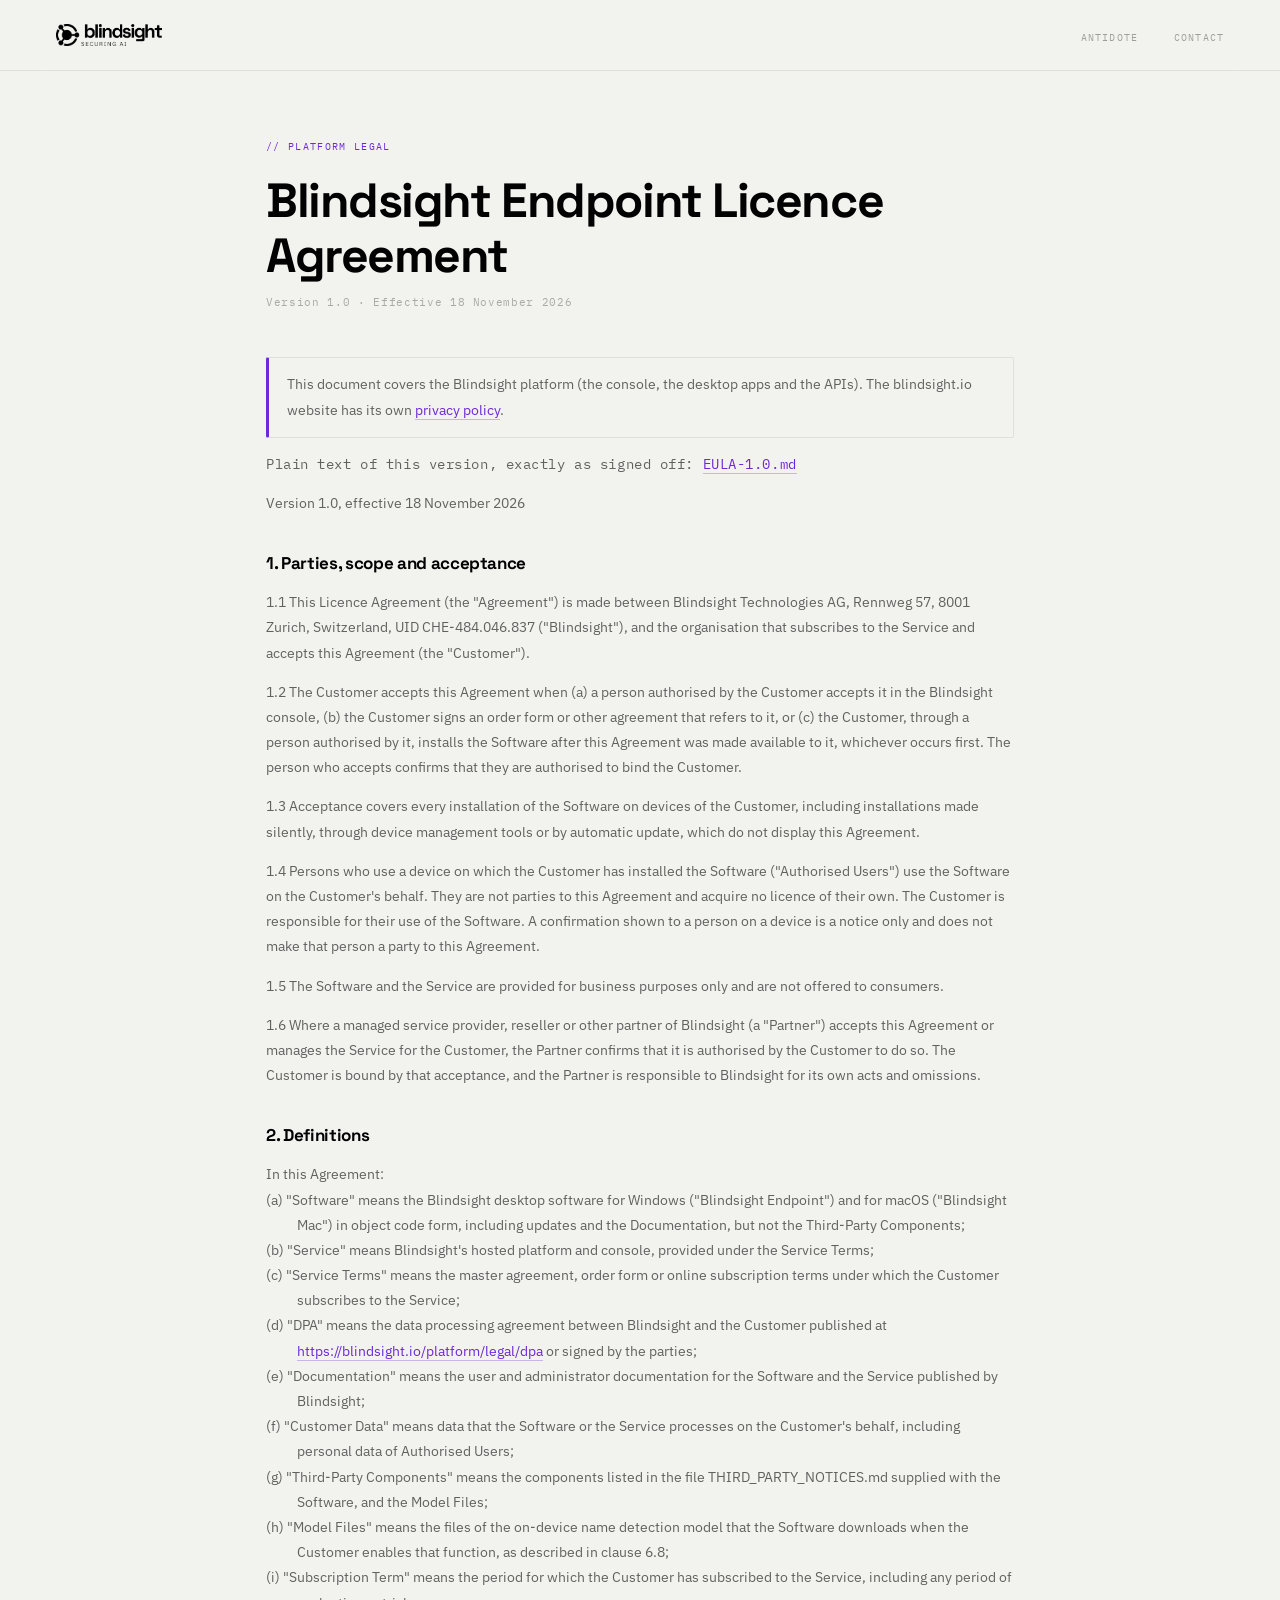
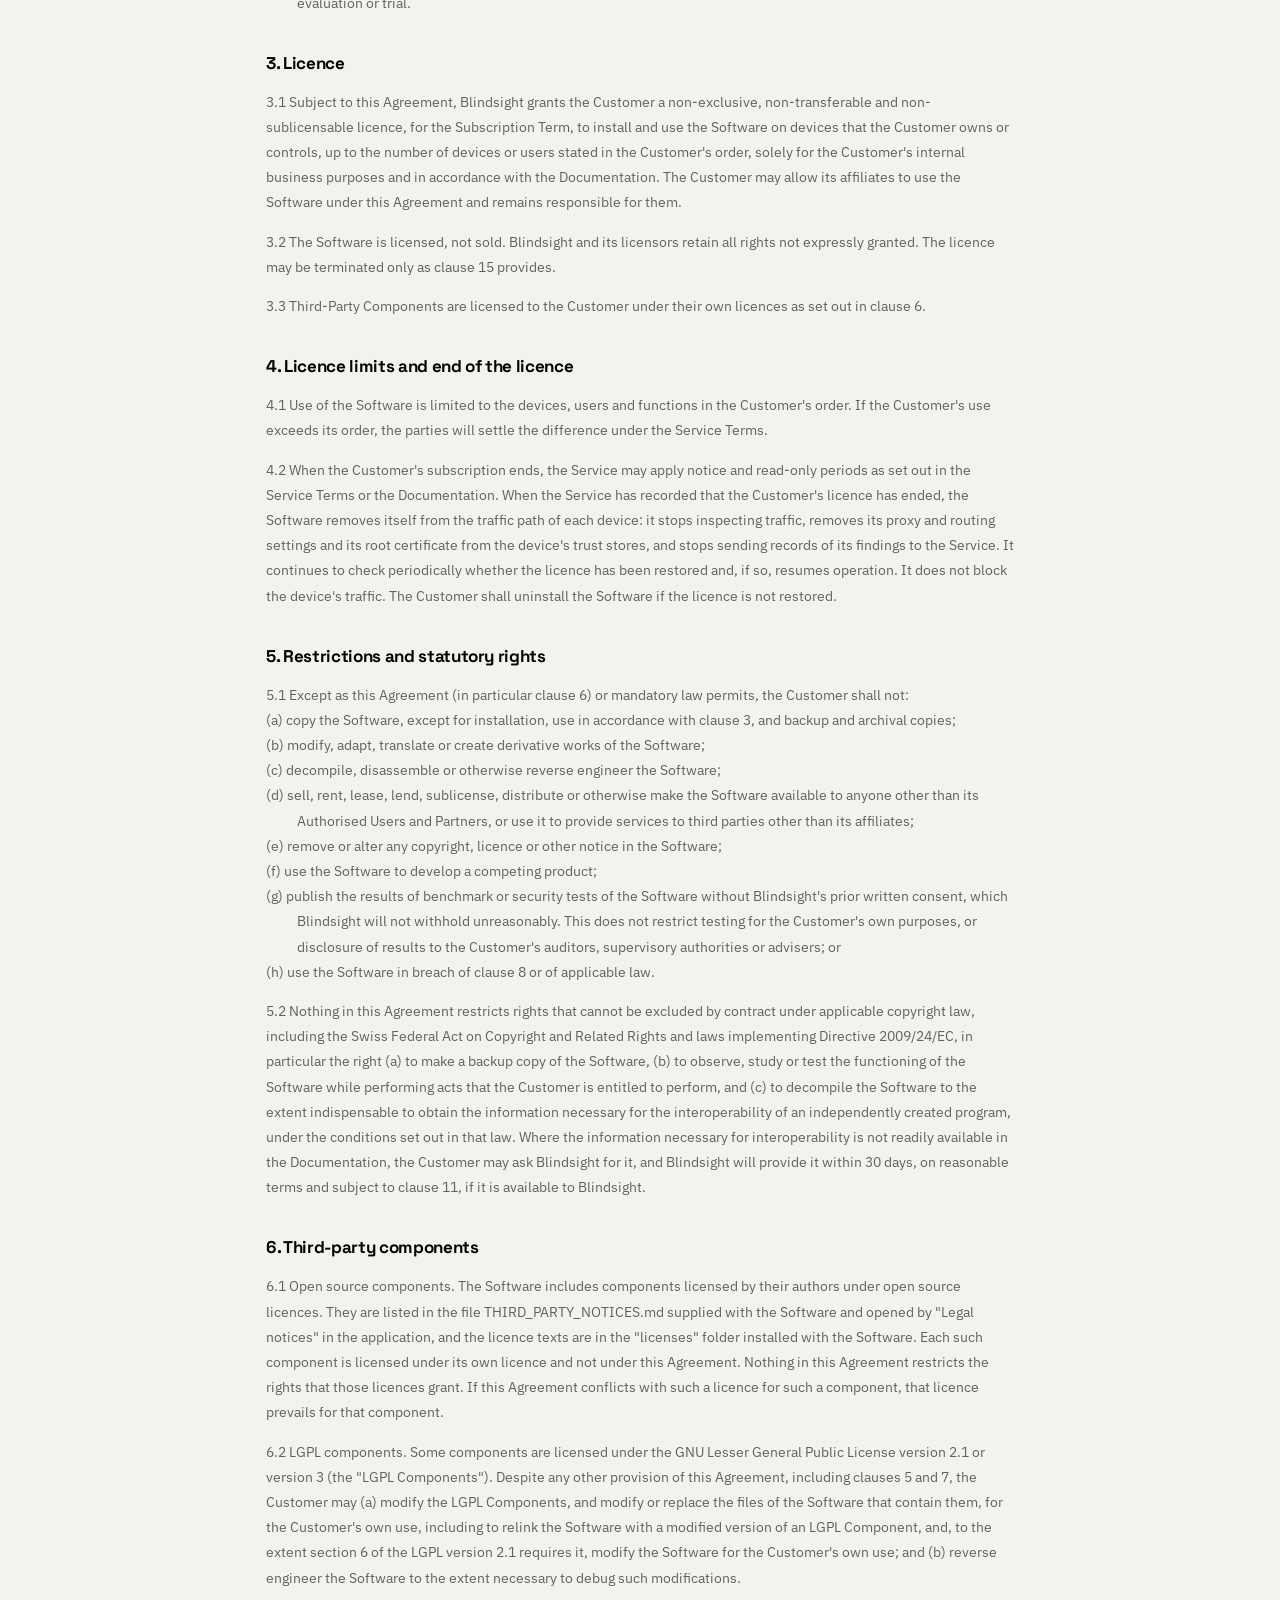
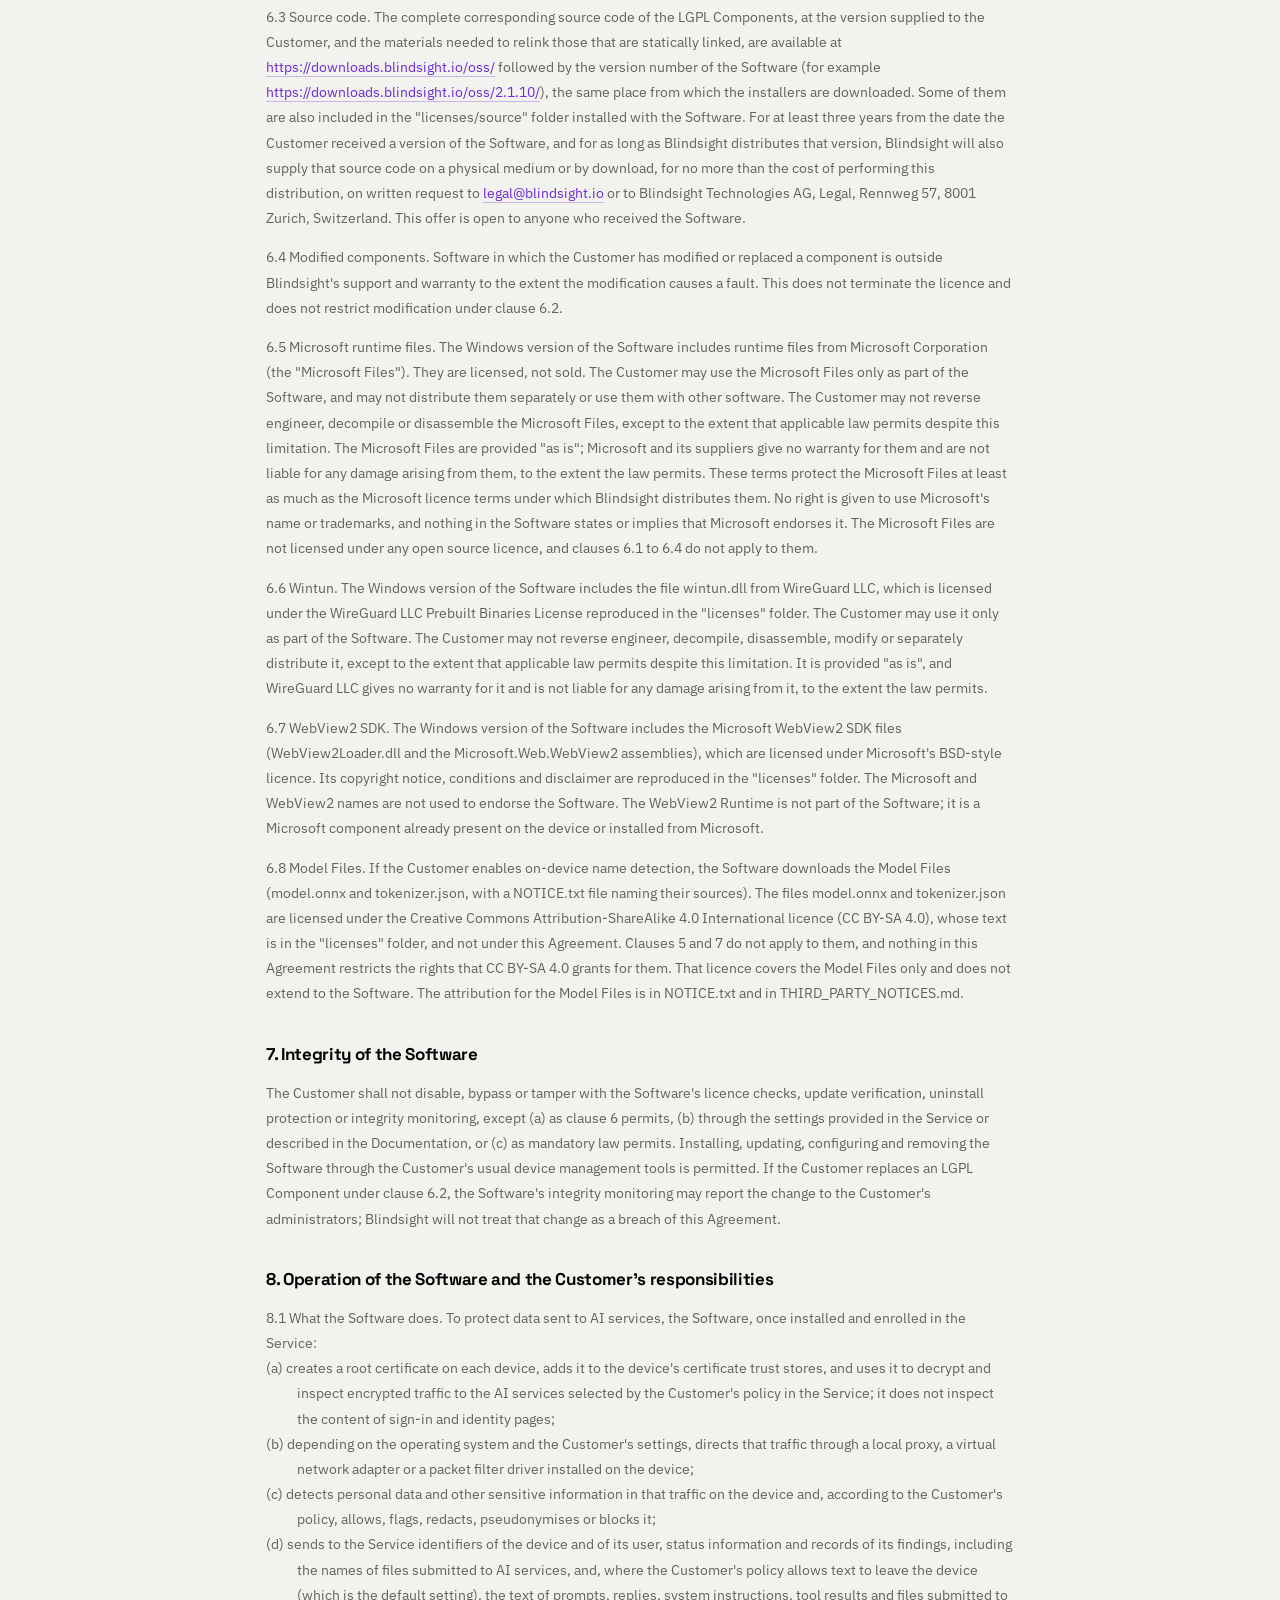
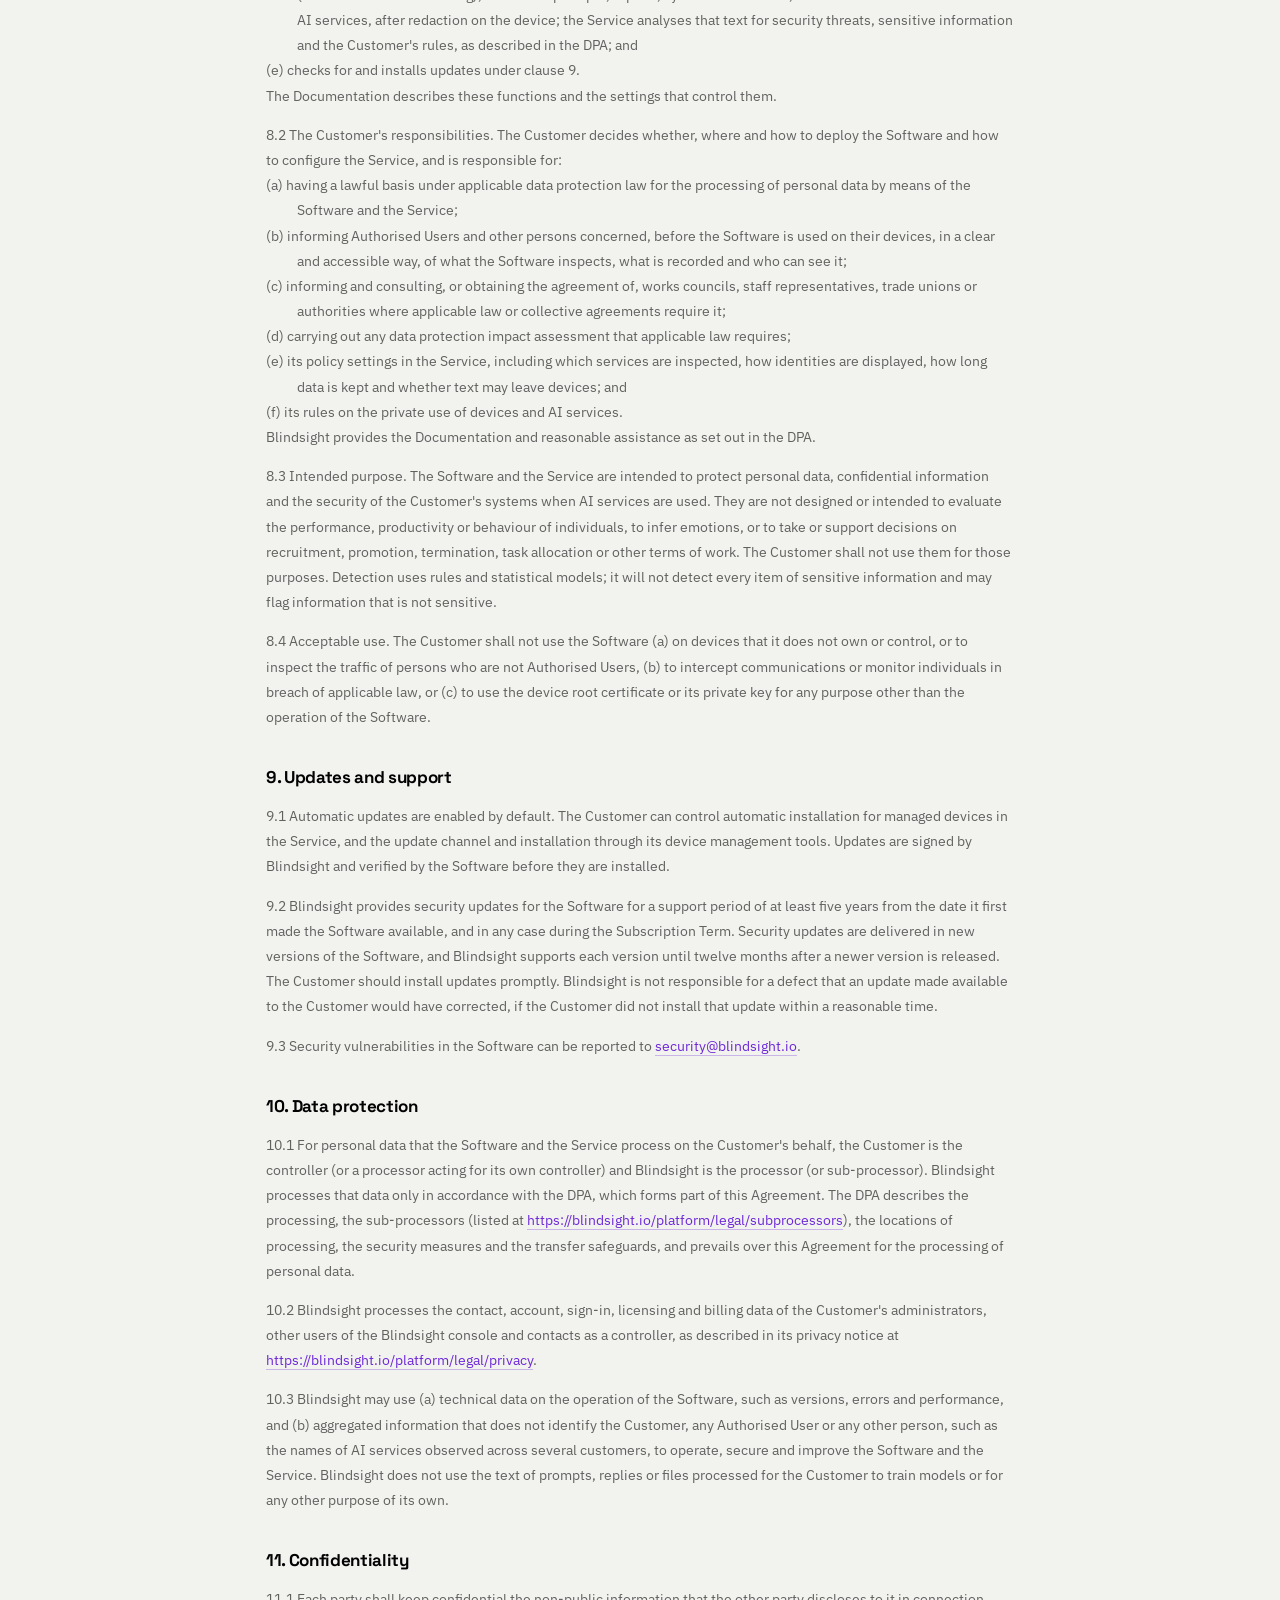
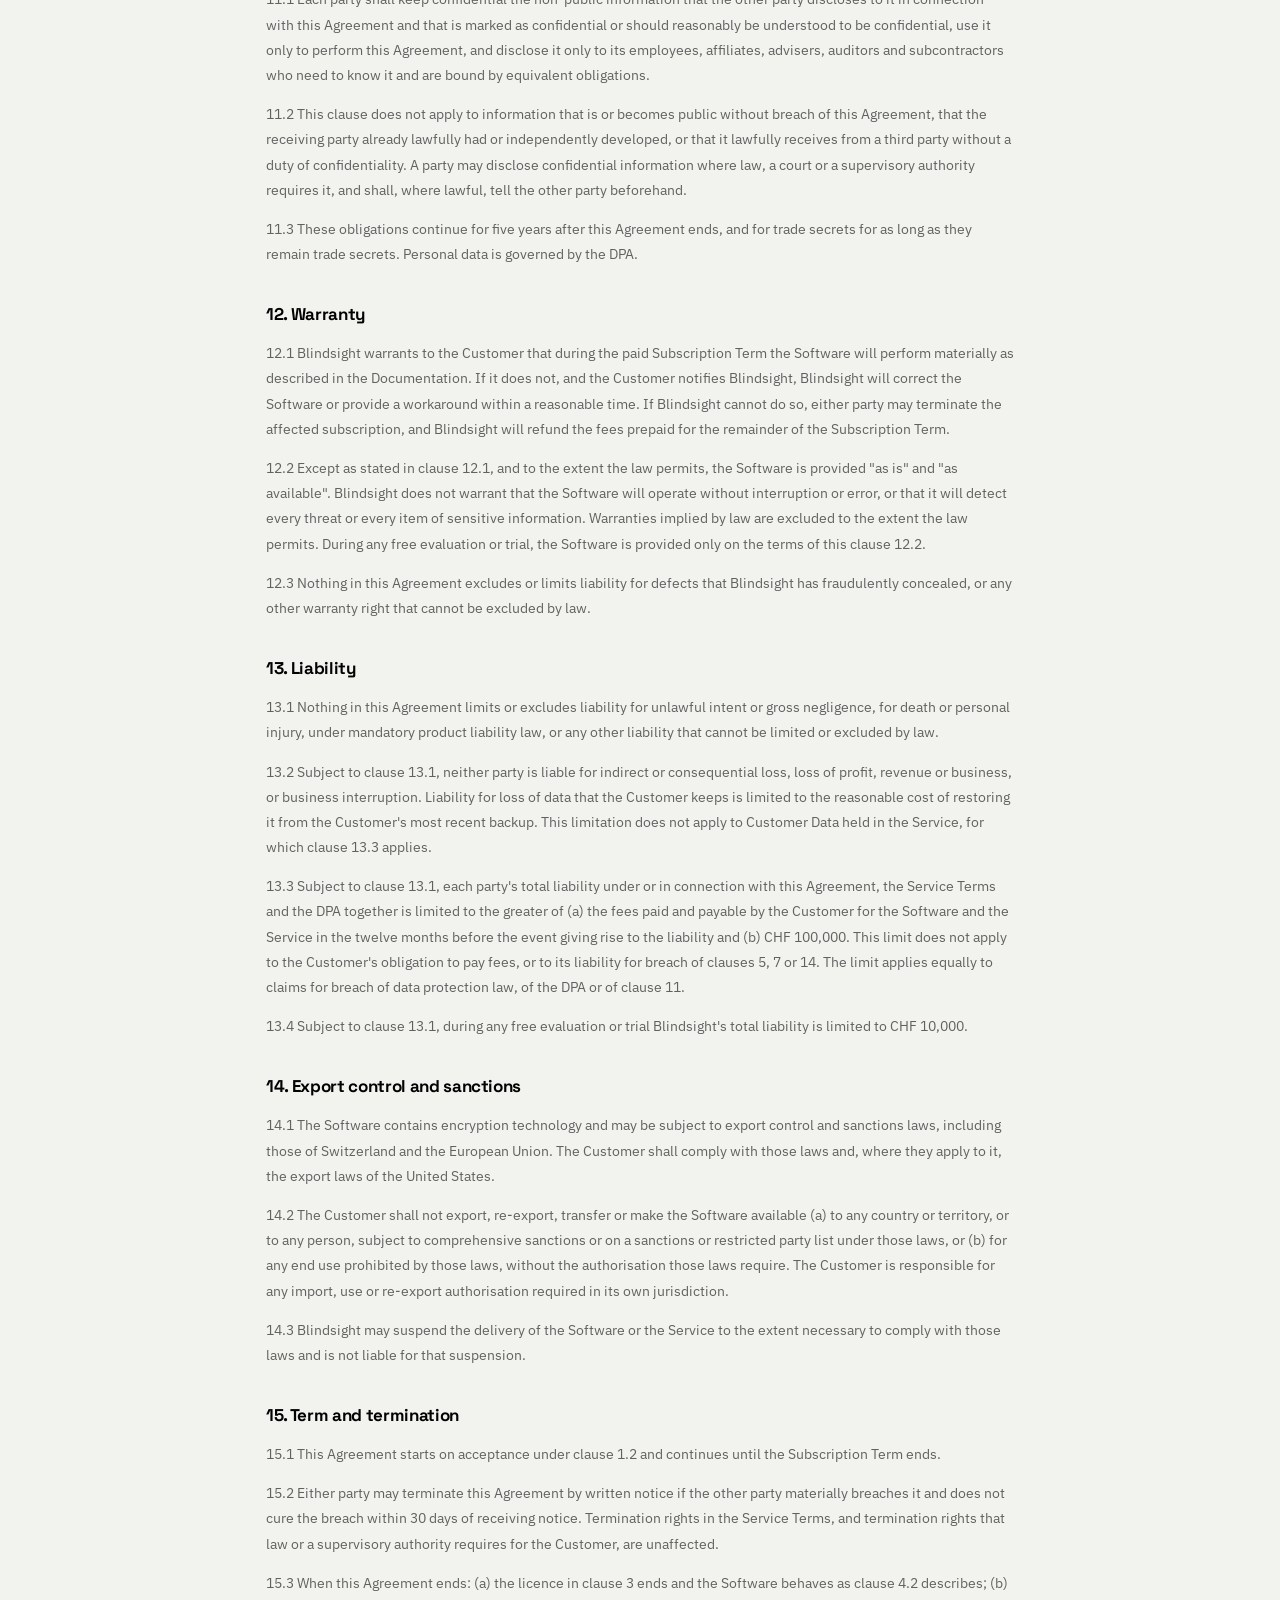
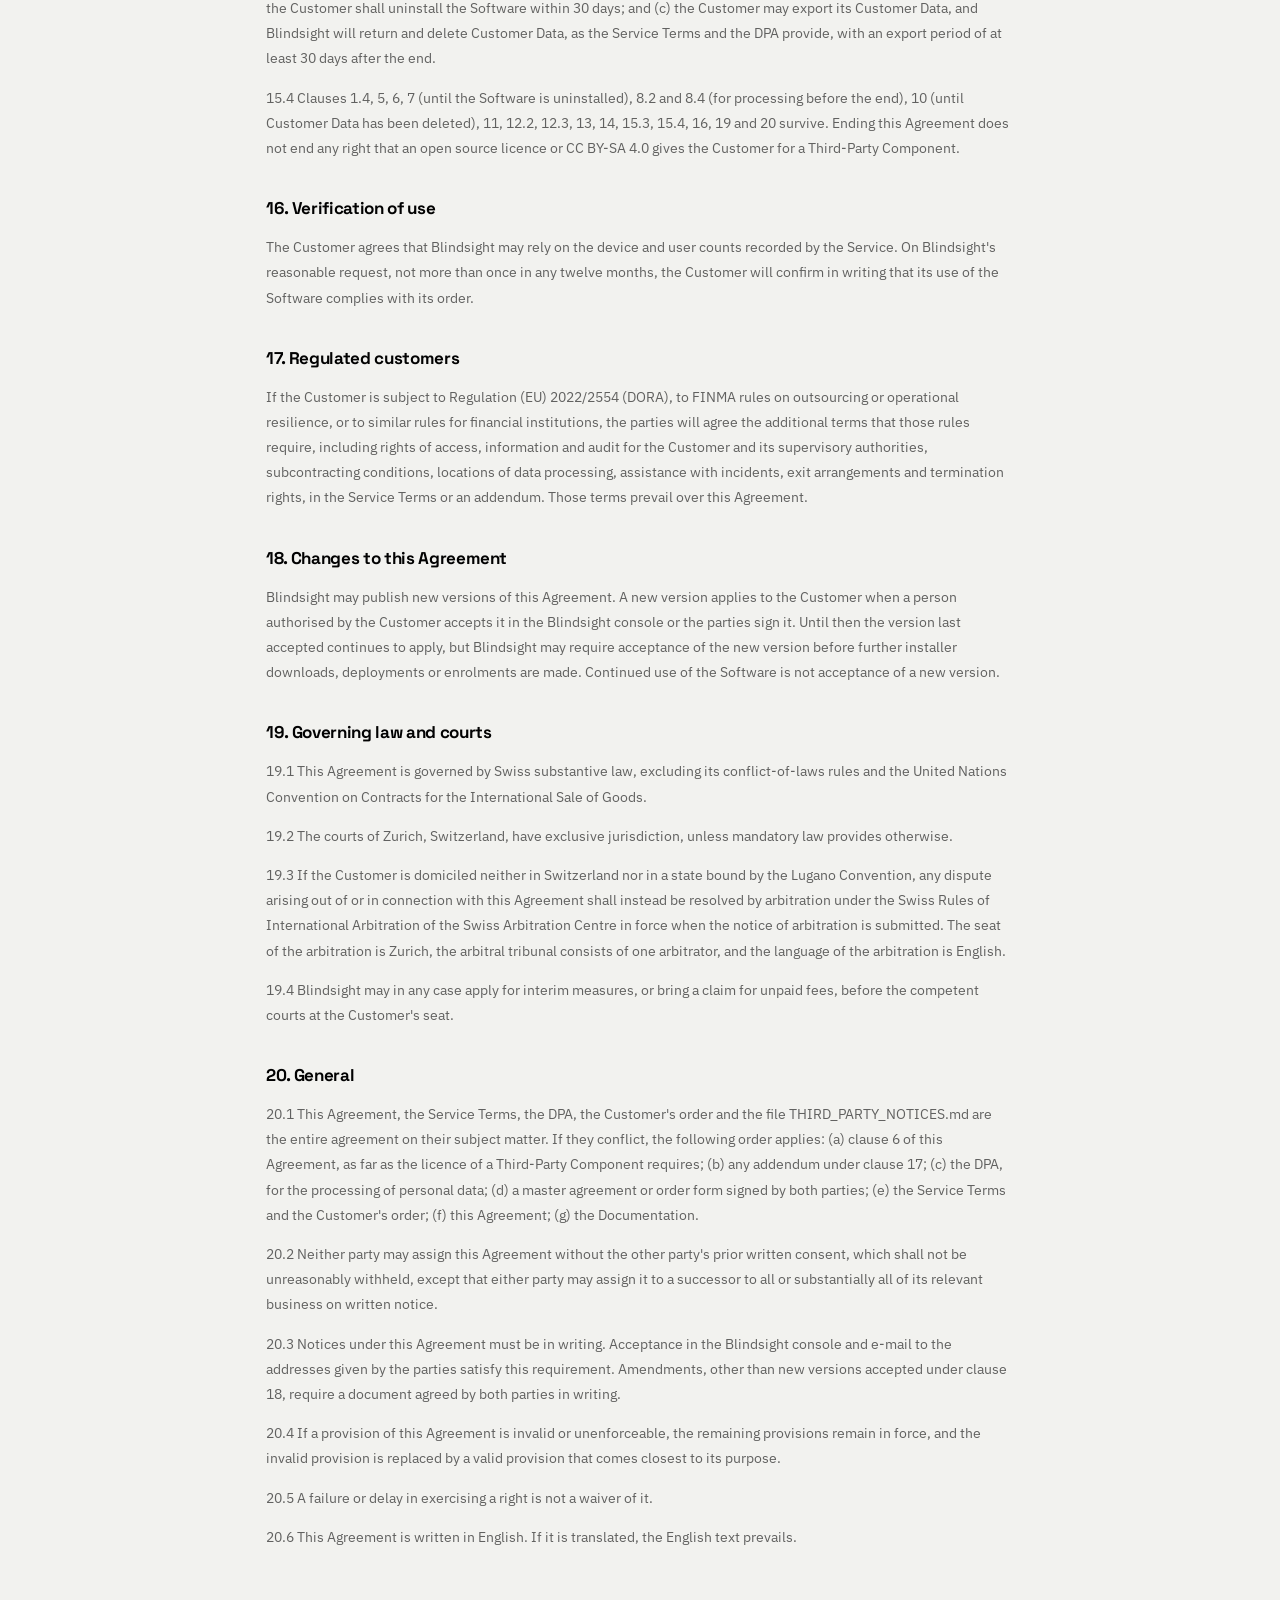
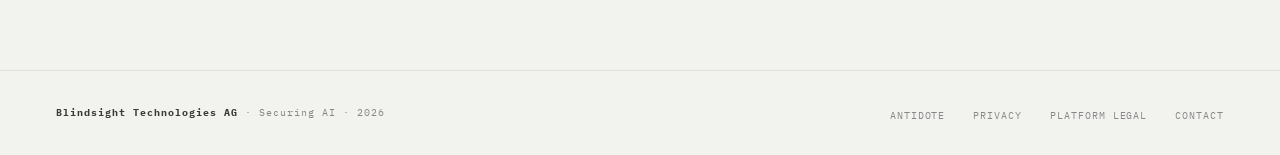
<file: platform/legal/eula/index.html>
<!DOCTYPE html>
<html lang="en">
<head>
  <meta charset="UTF-8" />
  <meta name="viewport" content="width=device-width, initial-scale=1.0" />

  <!-- Google Analytics -->
  <script async src="https://www.googletagmanager.com/gtag/js?id=G-06PKBPMVBJ"></script>
  <script>
    window.dataLayer = window.dataLayer || [];
    function gtag(){dataLayer.push(arguments);}
    gtag('js', new Date());
    gtag('config', 'G-06PKBPMVBJ');
  </script>

  <title>Blindsight Endpoint Licence Agreement | Blindsight platform</title>
  <meta name="description" content="The licence agreement for the Blindsight desktop software and hosted service." />
  <link rel="canonical" href="https://blindsight.io/platform/legal/eula" />

  <!-- Favicon -->
  <link rel="icon" href="/assets/images/Emblem_B.png" type="image/png" />

  <!-- Fonts -->
  <link href="https://fonts.googleapis.com/css2?family=Space+Grotesk:wght@400;500;700&family=IBM+Plex+Mono:wght@400;700&family=IBM+Plex+Sans:wght@400;600;700&display=swap" rel="stylesheet" />

  <!-- Set theme before paint to avoid flash -->
  <script>
    document.documentElement.setAttribute('data-theme',
      window.matchMedia('(prefers-color-scheme: light)').matches ? 'light' : 'dark'
    );
  </script>

  <style>
    *, *::before, *::after { box-sizing: border-box; margin: 0; padding: 0; }

    :root {
      --mono: 'IBM Plex Mono', monospace;
      --sans: 'IBM Plex Sans', sans-serif;
      --display: 'Space Grotesk', sans-serif;
      --purple: #6D28D9;
      --transition-theme: background 0.45s ease, color 0.45s ease, border-color 0.45s ease;
    }

    [data-theme="dark"] {
      --bg: #020202;
      --text: #F8F8F8;
      --text-mid: #C5C5C5;
      --text-dim: #545454;
      --text-body: rgba(255,255,255,0.55);
      --text-intro: rgba(255,255,255,0.7);
      --text-heading-sub: rgba(255,255,255,0.9);
      --text-strong: rgba(255,255,255,0.8);
      --text-updated: rgba(255,255,255,0.3);
      --nav-bg: rgba(2,2,2,0.7);
      --nav-link: rgba(255,255,255,0.35);
      --nav-tagline: rgba(255,255,255,0.3);
      --border: rgba(255,255,255,0.05);
      --divider: rgba(255,255,255,0.06);
      --mobile-bg: rgba(2,2,2,0.96);
      --mobile-link: rgba(255,255,255,0.7);
      --hamburger: #F8F8F8;
    }

    [data-theme="light"] {
      --bg: #F2F2EF;
      --text: #020202;
      --text-mid: #3a3a3a;
      --text-dim: #888;
      --text-body: rgba(0,0,0,0.55);
      --text-intro: rgba(0,0,0,0.6);
      --text-heading-sub: rgba(0,0,0,0.8);
      --text-strong: rgba(0,0,0,0.7);
      --text-updated: rgba(0,0,0,0.3);
      --nav-bg: rgba(242,242,239,0.92);
      --nav-link: rgba(0,0,0,0.35);
      --nav-tagline: rgba(0,0,0,0.3);
      --border: rgba(0,0,0,0.08);
      --divider: rgba(0,0,0,0.08);
      --mobile-bg: rgba(242,242,239,0.96);
      --mobile-link: rgba(0,0,0,0.6);
      --hamburger: #020202;
    }

    html { scroll-behavior: smooth; }

    body {
      background: var(--bg);
      color: var(--text);
      font-family: var(--sans);
      font-size: 15.4px;
      min-height: 100vh;
      overflow-x: hidden;
      transition: var(--transition-theme);
    }

    /* ── NAV ── */
    nav {
      position: fixed; top: 0; left: 0; right: 0; z-index: 200;
      display: flex; align-items: center; justify-content: space-between;
      padding: 24px 56px;
      background: var(--nav-bg); backdrop-filter: blur(20px);
      border-bottom: 1px solid var(--border);
      transition: var(--transition-theme);
    }
    .nav-wordmark {
      font-family: var(--display); font-size: 18px; font-weight: 700;
      color: var(--text); text-decoration: none; letter-spacing: -0.02em;
      display: flex; align-items: center;
      transition: color 0.45s ease;
    }
    .nav-logo { height: 22px; width: auto; display: block; }
    .nav-logo-dark { display: block; }
    .nav-logo-light { display: none; }
    [data-theme="light"] .nav-logo-dark { display: none; }
    [data-theme="light"] .nav-logo-light { display: block; }
    .nav-tagline {
      font-family: var(--mono); font-size: 9px; letter-spacing: 0.22em;
      text-transform: uppercase; color: var(--nav-tagline);
      margin-left: 12px; transition: color 0.45s ease;
    }
    .nav-links { display: flex; align-items: center; gap: 36px; list-style: none; }
    .nav-links a {
      font-family: var(--mono); font-size: 9.5px; letter-spacing: 0.12em;
      text-transform: uppercase; color: var(--nav-link);
      text-decoration: none; transition: color 0.3s;
    }
    .nav-links a:hover { color: var(--text); }

    /* Hamburger */
    .hamburger {
      display: none; background: none; border: none; cursor: pointer;
      width: 28px; height: 20px; position: relative; z-index: 210;
      flex-direction: column; justify-content: space-between;
    }
    .hamburger span {
      display: block; width: 100%; height: 2px; background: var(--hamburger);
      transition: transform 0.3s ease, opacity 0.3s ease, background 0.45s ease;
    }
    .hamburger.open span:nth-child(1) { transform: translateY(9px) rotate(45deg); }
    .hamburger.open span:nth-child(2) { opacity: 0; }
    .hamburger.open span:nth-child(3) { transform: translateY(-9px) rotate(-45deg); }

    .mobile-menu {
      display: none; position: fixed; top: 0; left: 0; right: 0; bottom: 0;
      background: var(--mobile-bg); backdrop-filter: blur(20px);
      z-index: 199;
      flex-direction: column; align-items: center; justify-content: center; gap: 32px;
      transition: background 0.45s ease;
    }
    .mobile-menu.open { display: flex; }
    .mobile-menu a {
      font-family: var(--mono); font-size: 14px; letter-spacing: 0.14em;
      text-transform: uppercase; color: var(--mobile-link);
      text-decoration: none; transition: color 0.3s;
    }
    .mobile-menu a:hover { color: var(--text); }

    /* ── CONTENT ── */
    .pp-container {
      max-width: 780px;
      margin: 0 auto;
      padding: 140px 56px 80px;
    }

    .pp-tag {
      font-family: var(--mono); font-size: 9.5px;
      letter-spacing: 0.14em; text-transform: uppercase;
      color: var(--purple); margin-bottom: 20px;
    }

    .pp-title {
      font-family: var(--display); font-size: clamp(32px, 5vw, 48px);
      font-weight: 700; letter-spacing: -0.03em;
      line-height: 1.15; margin-bottom: 12px;
      color: var(--text); transition: color 0.45s ease;
    }

    .pp-updated {
      font-family: var(--mono); font-size: 11px;
      color: var(--text-updated); letter-spacing: 0.06em;
      margin-bottom: 48px; transition: color 0.45s ease;
    }

    .pp-intro {
      font-size: 15.4px; line-height: 1.75;
      color: var(--text-intro); margin-bottom: 48px;
      transition: color 0.45s ease;
    }

    .pp-section { margin-bottom: 40px; }

    .pp-section h2 {
      font-family: var(--display); font-size: 20px;
      font-weight: 700; letter-spacing: -0.02em;
      margin-bottom: 16px; color: var(--text);
      transition: color 0.45s ease;
    }

    .pp-section h3 {
      font-family: var(--display); font-size: 16px;
      font-weight: 700; letter-spacing: -0.01em;
      margin-bottom: 10px; color: var(--text-heading-sub);
      transition: color 0.45s ease;
    }

    .pp-section p {
      font-size: 14px; line-height: 1.8;
      color: var(--text-body); margin-bottom: 14px;
      transition: color 0.45s ease;
    }

    .pp-section ul { list-style: none; margin-bottom: 16px; padding: 0; }

    .pp-section ul li {
      font-size: 14px; line-height: 1.8;
      color: var(--text-body);
      padding-left: 20px; position: relative;
      margin-bottom: 10px; transition: color 0.45s ease;
    }

    .pp-section ul li::before {
      content: '';
      position: absolute; left: 0; top: 10px;
      width: 6px; height: 6px;
      border: 1px solid var(--purple);
      border-radius: 1px;
    }

    .pp-section strong {
      color: var(--text-strong); font-weight: 600;
      transition: color 0.45s ease;
    }

    .pp-divider {
      height: 1px;
      background: var(--divider);
      margin: 48px 0;
      transition: background 0.45s ease;
    }

    .pp-section a {
      color: var(--purple); text-decoration: none;
      border-bottom: 1px solid rgba(109,40,217,0.3);
      transition: border-color 0.2s;
    }
    .pp-section a:hover { border-color: var(--purple); }

    /* ── FOOTER ── */
    footer {
      padding: 32px 56px; background: var(--bg);
      border-top: 1px solid var(--border);
      display: flex; align-items: center; justify-content: space-between;
      position: relative; z-index: 1;
      transition: var(--transition-theme);
    }
    .footer-brand {
      font-family: var(--mono); font-size: 10px;
      letter-spacing: 0.1em; color: var(--text-dim);
      transition: color 0.45s ease;
    }
    .footer-brand strong { color: var(--text-mid); transition: color 0.45s ease; }
    .footer-links { display: flex; gap: 28px; list-style: none; }
    .footer-links a {
      font-family: var(--mono); font-size: 9.5px;
      letter-spacing: 0.1em; text-transform: uppercase;
      color: var(--text-dim); text-decoration: none; transition: color 0.2s;
    }
    .footer-links a:hover { color: var(--text-mid); }

    /* ── RESPONSIVE ── */
    @media (min-width: 1400px) {
      nav, footer {
        padding-left: calc((100vw - 1280px) / 2);
        padding-right: calc((100vw - 1280px) / 2);
      }
    }
    @media (max-width: 1100px) {
      nav { padding: 18px 28px; }
      .nav-links { display: none; }
      .hamburger { display: flex; }
      .pp-container { padding-left: 28px; padding-right: 28px; }
    }
    @media (max-width: 640px) {
      nav { padding: 14px 16px; }
      .nav-logo { height: 18px; }
      .nav-tagline { display: none; }
      .pp-container { padding: 100px 16px 56px; }
      footer { padding: 24px 16px; flex-direction: column; gap: 16px; text-align: center; }
      .footer-links { flex-wrap: wrap; justify-content: center; gap: 16px; }
    }
  
    /* ── PLATFORM LEGAL ── */
    .pp-container { max-width: 860px; }
    .pl-scope {
      font-size: 14px; line-height: 1.7; color: var(--text-intro);
      border: 1px solid var(--border); border-left: 3px solid var(--purple);
      padding: 14px 18px; margin: 0 0 40px; border-radius: 2px;
    }
    .pl-scope a { color: var(--purple); border-bottom: 1px solid rgba(109,40,217,0.3); text-decoration: none; }
    .pl-scope a:hover { border-color: var(--purple); }
    .pl-doc .pp-section p, .pl-doc .pp-section li, .pl-doc td, .pl-doc th { color: var(--text-intro); }
    .pl-doc p { font-size: 14px; line-height: 1.8; color: var(--text-intro); margin-bottom: 14px; overflow-wrap: anywhere; }
    .pl-doc p .ln { display: block; padding-left: 2.2em; text-indent: -2.2em; }
    .pl-doc p .ln:first-child { padding-left: 0; text-indent: 0; }
    .pl-doc h2 { font-family: var(--display); font-size: 20px; font-weight: 700; letter-spacing: -0.02em; margin: 40px 0 16px; color: var(--text); }
    .pl-doc h3 { font-family: var(--display); font-size: 16px; font-weight: 700; margin: 28px 0 10px; color: var(--text-heading-sub); }
    .pl-doc h2.clause { font-size: 17px; margin-top: 36px; }
    .pl-doc ul { list-style: none; margin: 0 0 16px; padding: 0; }
    .pl-doc ul li { font-size: 14px; line-height: 1.8; color: var(--text-intro); padding-left: 20px; position: relative; margin-bottom: 8px; overflow-wrap: anywhere; }
    .pl-doc ul li::before { content: ''; position: absolute; left: 0; top: 10px; width: 6px; height: 6px; border: 1px solid var(--purple); border-radius: 1px; }
    .pl-doc ol { margin: 0 0 16px 22px; padding: 0; }
    .pl-doc ol li { font-size: 14px; line-height: 1.8; color: var(--text-intro); margin-bottom: 8px; }
    .pl-doc strong { color: var(--text-strong); font-weight: 600; }
    .pl-doc a { color: var(--purple); text-decoration: none; border-bottom: 1px solid rgba(109,40,217,0.3); }
    .pl-doc a:hover { border-color: var(--purple); }
    .pl-doc code { font-family: var(--mono); font-size: 12.5px; }
    .pl-doc hr { border: 0; height: 1px; background: var(--divider); margin: 40px 0; }
    .pl-doc pre.pl-notice { font-family: var(--mono); font-size: 11.5px; line-height: 1.6; color: var(--text-intro); white-space: pre-wrap; overflow-wrap: anywhere; border: 1px solid var(--border); padding: 14px 16px; margin: 0 0 24px; }
    .pl-tablewrap { overflow-x: auto; margin: 0 0 24px; border: 1px solid var(--border); }
    .pl-doc table { border-collapse: collapse; width: 100%; min-width: 640px; font-size: 12.5px; line-height: 1.6; }
    .pl-doc th, .pl-doc td { text-align: left; vertical-align: top; padding: 8px 10px; border-bottom: 1px solid var(--divider); }
    .pl-doc th { font-family: var(--mono); font-size: 10px; letter-spacing: 0.06em; text-transform: uppercase; color: var(--text-strong); }
    .pl-index { list-style: none; margin: 0; padding: 0; }
    .pl-index li { border-top: 1px solid var(--divider); }
    .pl-index li:last-child { border-bottom: 1px solid var(--divider); }
    .pl-doc .pl-index li { padding-left: 0; margin-bottom: 0; }
    .pl-doc .pl-index li::before { display: none; }
    .pl-index a { display: block; padding: 20px 4px; text-decoration: none; border: 0; }
    .pl-index a:hover .pl-name { color: var(--purple); }
    .pl-name { display: block; font-family: var(--display); font-size: 18px; font-weight: 700; color: var(--text); letter-spacing: -0.02em; }
    .pl-desc { display: block; font-size: 14px; line-height: 1.6; color: var(--text-intro); margin-top: 4px; }
    .pl-meta { display: block; font-family: var(--mono); font-size: 11px; color: var(--text-updated); margin-top: 6px; letter-spacing: 0.04em; }
    .pl-raw { font-family: var(--mono); font-size: 11px; letter-spacing: 0.04em; margin: 0 0 32px; color: var(--text-updated); }
    .pl-raw a { color: var(--purple); }
    .pl-skip { position: absolute; left: -999px; }
    .pl-skip:focus { left: 8px; top: 8px; z-index: 300; background: var(--bg); color: var(--text); padding: 8px 12px; }
    @media print {
      :root, [data-theme="dark"], [data-theme="light"] {
        --bg: #fff; --text: #000; --text-mid: #222; --text-dim: #444; --text-body: #111; --text-intro: #111;
        --text-heading-sub: #000; --text-strong: #000; --text-updated: #333; --border: #bbb; --divider: #bbb; --purple: #000;
      }
      body { background: #fff; color: #000; font-size: 11pt; }
      nav, .mobile-menu, footer, .pl-raw, .pl-skip { display: none !important; }
      .pp-container { max-width: none; padding: 0; }
      .pl-scope { border: 1px solid #000; border-left: 3px solid #000; }
      .pl-doc p, .pl-doc ul li, .pl-doc ol li, .pl-doc td, .pl-doc th { font-size: 10.5pt; color: #000; }
      .pl-doc a, .pl-scope a { color: #000; border: 0; text-decoration: underline; }
      .pl-doc h2, .pl-doc h3 { break-after: avoid; }
      .pl-doc p, .pl-doc li, .pl-doc tr { break-inside: avoid; }
      .pl-tablewrap { overflow: visible; border: 0; }
      .pl-doc pre.pl-notice { font-size: 8.5pt; color: #000; border: 1px solid #888; }
      .pl-doc table { min-width: 0; font-size: 9pt; }
      .pl-doc th, .pl-doc td { border: 1px solid #888; }
      .pl-print-url { display: block !important; }
    }
    .pl-print-url { display: none; font-family: var(--mono); font-size: 10pt; margin-bottom: 16px; }
  </style>
</head>
<body>
<a class="pl-skip" href="#main">Skip to the document</a>

<!-- NAV -->
<nav>
  <div style="display:flex;align-items:center;">
    <a href="/" class="nav-wordmark">
      <img src="/assets/images/LOGO_Primary_W.png" alt="Blindsight" class="nav-logo nav-logo-dark" />
      <img src="/assets/images/LOGO_Primary_B.png" alt="Blindsight" class="nav-logo nav-logo-light" />
    </a>
  </div>
  <ul class="nav-links">
    <li><a href="/antidote/">Antidote</a></li>
    <li><a href="mailto:info@blindsight.io">Contact</a></li>
  </ul>
  <button class="hamburger" id="hamburger" aria-label="Open menu">
    <span></span><span></span><span></span>
  </button>
</nav>
<div class="mobile-menu" id="mobile-menu">
  <a href="/antidote/">Antidote</a>
  <a href="mailto:info@blindsight.io">Contact</a>
</div>

<!-- CONTENT -->
<main id="main" class="pp-container pl-doc">
  <div class="pp-tag">// Platform legal</div>
  <h1 class="pp-title">Blindsight Endpoint Licence Agreement</h1>
  <div class="pp-updated">Version 1.0 &middot; Effective 18 November 2026</div>
  <p class="pl-print-url">blindsight.io/platform/legal/eula</p>
  <p class="pl-scope">This document covers the Blindsight platform (the console, the desktop apps and the APIs). The blindsight.io website has its own <a href="/privacy-policy/">privacy policy</a>.</p>
  <p class="pl-raw">Plain text of this version, exactly as signed off: <a href="/platform/legal/eula/EULA-1.0.md">EULA-1.0.md</a></p>
  <div class="pp-section">
<p><span class="ln">Version 1.0, effective 18 November 2026</span></p>
<h2 class="clause">1. Parties, scope and acceptance</h2>
<p><span class="ln">1.1 This Licence Agreement (the "Agreement") is made between Blindsight Technologies AG, Rennweg 57, 8001 Zurich, Switzerland, UID CHE-484.046.837 ("Blindsight"), and the organisation that subscribes to the Service and accepts this Agreement (the "Customer").</span></p>
<p><span class="ln">1.2 The Customer accepts this Agreement when (a) a person authorised by the Customer accepts it in the Blindsight console, (b) the Customer signs an order form or other agreement that refers to it, or (c) the Customer, through a person authorised by it, installs the Software after this Agreement was made available to it, whichever occurs first. The person who accepts confirms that they are authorised to bind the Customer.</span></p>
<p><span class="ln">1.3 Acceptance covers every installation of the Software on devices of the Customer, including installations made silently, through device management tools or by automatic update, which do not display this Agreement.</span></p>
<p><span class="ln">1.4 Persons who use a device on which the Customer has installed the Software ("Authorised Users") use the Software on the Customer's behalf. They are not parties to this Agreement and acquire no licence of their own. The Customer is responsible for their use of the Software. A confirmation shown to a person on a device is a notice only and does not make that person a party to this Agreement.</span></p>
<p><span class="ln">1.5 The Software and the Service are provided for business purposes only and are not offered to consumers.</span></p>
<p><span class="ln">1.6 Where a managed service provider, reseller or other partner of Blindsight (a "Partner") accepts this Agreement or manages the Service for the Customer, the Partner confirms that it is authorised by the Customer to do so. The Customer is bound by that acceptance, and the Partner is responsible to Blindsight for its own acts and omissions.</span></p>
<h2 class="clause">2. Definitions</h2>
<p><span class="ln">In this Agreement:</span><span class="ln">(a) "Software" means the Blindsight desktop software for Windows ("Blindsight Endpoint") and for macOS ("Blindsight Mac") in object code form, including updates and the Documentation, but not the Third-Party Components;</span><span class="ln">(b) "Service" means Blindsight's hosted platform and console, provided under the Service Terms;</span><span class="ln">(c) "Service Terms" means the master agreement, order form or online subscription terms under which the Customer subscribes to the Service;</span><span class="ln">(d) "DPA" means the data processing agreement between Blindsight and the Customer published at <a href="/platform/legal/dpa/">https://blindsight.io/platform/legal/dpa</a> or signed by the parties;</span><span class="ln">(e) "Documentation" means the user and administrator documentation for the Software and the Service published by Blindsight;</span><span class="ln">(f) "Customer Data" means data that the Software or the Service processes on the Customer's behalf, including personal data of Authorised Users;</span><span class="ln">(g) "Third-Party Components" means the components listed in the file THIRD_PARTY_NOTICES.md supplied with the Software, and the Model Files;</span><span class="ln">(h) "Model Files" means the files of the on-device name detection model that the Software downloads when the Customer enables that function, as described in clause 6.8;</span><span class="ln">(i) "Subscription Term" means the period for which the Customer has subscribed to the Service, including any period of evaluation or trial.</span></p>
<h2 class="clause">3. Licence</h2>
<p><span class="ln">3.1 Subject to this Agreement, Blindsight grants the Customer a non-exclusive, non-transferable and non-sublicensable licence, for the Subscription Term, to install and use the Software on devices that the Customer owns or controls, up to the number of devices or users stated in the Customer's order, solely for the Customer's internal business purposes and in accordance with the Documentation. The Customer may allow its affiliates to use the Software under this Agreement and remains responsible for them.</span></p>
<p><span class="ln">3.2 The Software is licensed, not sold. Blindsight and its licensors retain all rights not expressly granted. The licence may be terminated only as clause 15 provides.</span></p>
<p><span class="ln">3.3 Third-Party Components are licensed to the Customer under their own licences as set out in clause 6.</span></p>
<h2 class="clause">4. Licence limits and end of the licence</h2>
<p><span class="ln">4.1 Use of the Software is limited to the devices, users and functions in the Customer's order. If the Customer's use exceeds its order, the parties will settle the difference under the Service Terms.</span></p>
<p><span class="ln">4.2 When the Customer's subscription ends, the Service may apply notice and read-only periods as set out in the Service Terms or the Documentation. When the Service has recorded that the Customer's licence has ended, the Software removes itself from the traffic path of each device: it stops inspecting traffic, removes its proxy and routing settings and its root certificate from the device's trust stores, and stops sending records of its findings to the Service. It continues to check periodically whether the licence has been restored and, if so, resumes operation. It does not block the device's traffic. The Customer shall uninstall the Software if the licence is not restored.</span></p>
<h2 class="clause">5. Restrictions and statutory rights</h2>
<p><span class="ln">5.1 Except as this Agreement (in particular clause 6) or mandatory law permits, the Customer shall not:</span><span class="ln">(a) copy the Software, except for installation, use in accordance with clause 3, and backup and archival copies;</span><span class="ln">(b) modify, adapt, translate or create derivative works of the Software;</span><span class="ln">(c) decompile, disassemble or otherwise reverse engineer the Software;</span><span class="ln">(d) sell, rent, lease, lend, sublicense, distribute or otherwise make the Software available to anyone other than its Authorised Users and Partners, or use it to provide services to third parties other than its affiliates;</span><span class="ln">(e) remove or alter any copyright, licence or other notice in the Software;</span><span class="ln">(f) use the Software to develop a competing product;</span><span class="ln">(g) publish the results of benchmark or security tests of the Software without Blindsight's prior written consent, which Blindsight will not withhold unreasonably. This does not restrict testing for the Customer's own purposes, or disclosure of results to the Customer's auditors, supervisory authorities or advisers; or</span><span class="ln">(h) use the Software in breach of clause 8 or of applicable law.</span></p>
<p><span class="ln">5.2 Nothing in this Agreement restricts rights that cannot be excluded by contract under applicable copyright law, including the Swiss Federal Act on Copyright and Related Rights and laws implementing Directive 2009/24/EC, in particular the right (a) to make a backup copy of the Software, (b) to observe, study or test the functioning of the Software while performing acts that the Customer is entitled to perform, and (c) to decompile the Software to the extent indispensable to obtain the information necessary for the interoperability of an independently created program, under the conditions set out in that law. Where the information necessary for interoperability is not readily available in the Documentation, the Customer may ask Blindsight for it, and Blindsight will provide it within 30 days, on reasonable terms and subject to clause 11, if it is available to Blindsight.</span></p>
<h2 class="clause">6. Third-party components</h2>
<p><span class="ln">6.1 Open source components. The Software includes components licensed by their authors under open source licences. They are listed in the file THIRD_PARTY_NOTICES.md supplied with the Software and opened by "Legal notices" in the application, and the licence texts are in the "licenses" folder installed with the Software. Each such component is licensed under its own licence and not under this Agreement. Nothing in this Agreement restricts the rights that those licences grant. If this Agreement conflicts with such a licence for such a component, that licence prevails for that component.</span></p>
<p><span class="ln">6.2 LGPL components. Some components are licensed under the GNU Lesser General Public License version 2.1 or version 3 (the "LGPL Components"). Despite any other provision of this Agreement, including clauses 5 and 7, the Customer may (a) modify the LGPL Components, and modify or replace the files of the Software that contain them, for the Customer's own use, including to relink the Software with a modified version of an LGPL Component, and, to the extent section 6 of the LGPL version 2.1 requires it, modify the Software for the Customer's own use; and (b) reverse engineer the Software to the extent necessary to debug such modifications.</span></p>
<p><span class="ln">6.3 Source code. The complete corresponding source code of the LGPL Components, at the version supplied to the Customer, and the materials needed to relink those that are statically linked, are available at <a href="https://downloads.blindsight.io/oss/">https://downloads.blindsight.io/oss/</a> followed by the version number of the Software (for example <a href="https://downloads.blindsight.io/oss/2.1.10/">https://downloads.blindsight.io/oss/2.1.10/</a>), the same place from which the installers are downloaded. Some of them are also included in the "licenses/source" folder installed with the Software. For at least three years from the date the Customer received a version of the Software, and for as long as Blindsight distributes that version, Blindsight will also supply that source code on a physical medium or by download, for no more than the cost of performing this distribution, on written request to <a href="mailto:legal@blindsight.io">legal@blindsight.io</a> or to Blindsight Technologies AG, Legal, Rennweg 57, 8001 Zurich, Switzerland. This offer is open to anyone who received the Software.</span></p>
<p><span class="ln">6.4 Modified components. Software in which the Customer has modified or replaced a component is outside Blindsight's support and warranty to the extent the modification causes a fault. This does not terminate the licence and does not restrict modification under clause 6.2.</span></p>
<p><span class="ln">6.5 Microsoft runtime files. The Windows version of the Software includes runtime files from Microsoft Corporation (the "Microsoft Files"). They are licensed, not sold. The Customer may use the Microsoft Files only as part of the Software, and may not distribute them separately or use them with other software. The Customer may not reverse engineer, decompile or disassemble the Microsoft Files, except to the extent that applicable law permits despite this limitation. The Microsoft Files are provided "as is"; Microsoft and its suppliers give no warranty for them and are not liable for any damage arising from them, to the extent the law permits. These terms protect the Microsoft Files at least as much as the Microsoft licence terms under which Blindsight distributes them. No right is given to use Microsoft's name or trademarks, and nothing in the Software states or implies that Microsoft endorses it. The Microsoft Files are not licensed under any open source licence, and clauses 6.1 to 6.4 do not apply to them.</span></p>
<p><span class="ln">6.6 Wintun. The Windows version of the Software includes the file wintun.dll from WireGuard LLC, which is licensed under the WireGuard LLC Prebuilt Binaries License reproduced in the "licenses" folder. The Customer may use it only as part of the Software. The Customer may not reverse engineer, decompile, disassemble, modify or separately distribute it, except to the extent that applicable law permits despite this limitation. It is provided "as is", and WireGuard LLC gives no warranty for it and is not liable for any damage arising from it, to the extent the law permits.</span></p>
<p><span class="ln">6.7 WebView2 SDK. The Windows version of the Software includes the Microsoft WebView2 SDK files (WebView2Loader.dll and the Microsoft.Web.WebView2 assemblies), which are licensed under Microsoft's BSD-style licence. Its copyright notice, conditions and disclaimer are reproduced in the "licenses" folder. The Microsoft and WebView2 names are not used to endorse the Software. The WebView2 Runtime is not part of the Software; it is a Microsoft component already present on the device or installed from Microsoft.</span></p>
<p><span class="ln">6.8 Model Files. If the Customer enables on-device name detection, the Software downloads the Model Files (model.onnx and tokenizer.json, with a NOTICE.txt file naming their sources). The files model.onnx and tokenizer.json are licensed under the Creative Commons Attribution-ShareAlike 4.0 International licence (CC BY-SA 4.0), whose text is in the "licenses" folder, and not under this Agreement. Clauses 5 and 7 do not apply to them, and nothing in this Agreement restricts the rights that CC BY-SA 4.0 grants for them. That licence covers the Model Files only and does not extend to the Software. The attribution for the Model Files is in NOTICE.txt and in THIRD_PARTY_NOTICES.md.</span></p>
<h2 class="clause">7. Integrity of the Software</h2>
<p><span class="ln">The Customer shall not disable, bypass or tamper with the Software's licence checks, update verification, uninstall protection or integrity monitoring, except (a) as clause 6 permits, (b) through the settings provided in the Service or described in the Documentation, or (c) as mandatory law permits. Installing, updating, configuring and removing the Software through the Customer's usual device management tools is permitted. If the Customer replaces an LGPL Component under clause 6.2, the Software's integrity monitoring may report the change to the Customer's administrators; Blindsight will not treat that change as a breach of this Agreement.</span></p>
<h2 class="clause">8. Operation of the Software and the Customer&#x27;s responsibilities</h2>
<p><span class="ln">8.1 What the Software does. To protect data sent to AI services, the Software, once installed and enrolled in the Service:</span><span class="ln">(a) creates a root certificate on each device, adds it to the device's certificate trust stores, and uses it to decrypt and inspect encrypted traffic to the AI services selected by the Customer's policy in the Service; it does not inspect the content of sign-in and identity pages;</span><span class="ln">(b) depending on the operating system and the Customer's settings, directs that traffic through a local proxy, a virtual network adapter or a packet filter driver installed on the device;</span><span class="ln">(c) detects personal data and other sensitive information in that traffic on the device and, according to the Customer's policy, allows, flags, redacts, pseudonymises or blocks it;</span><span class="ln">(d) sends to the Service identifiers of the device and of its user, status information and records of its findings, including the names of files submitted to AI services, and, where the Customer's policy allows text to leave the device (which is the default setting), the text of prompts, replies, system instructions, tool results and files submitted to AI services, after redaction on the device; the Service analyses that text for security threats, sensitive information and the Customer's rules, as described in the DPA; and</span><span class="ln">(e) checks for and installs updates under clause 9.</span><span class="ln">The Documentation describes these functions and the settings that control them.</span></p>
<p><span class="ln">8.2 The Customer's responsibilities. The Customer decides whether, where and how to deploy the Software and how to configure the Service, and is responsible for:</span><span class="ln">(a) having a lawful basis under applicable data protection law for the processing of personal data by means of the Software and the Service;</span><span class="ln">(b) informing Authorised Users and other persons concerned, before the Software is used on their devices, in a clear and accessible way, of what the Software inspects, what is recorded and who can see it;</span><span class="ln">(c) informing and consulting, or obtaining the agreement of, works councils, staff representatives, trade unions or authorities where applicable law or collective agreements require it;</span><span class="ln">(d) carrying out any data protection impact assessment that applicable law requires;</span><span class="ln">(e) its policy settings in the Service, including which services are inspected, how identities are displayed, how long data is kept and whether text may leave devices; and</span><span class="ln">(f) its rules on the private use of devices and AI services.</span><span class="ln">Blindsight provides the Documentation and reasonable assistance as set out in the DPA.</span></p>
<p><span class="ln">8.3 Intended purpose. The Software and the Service are intended to protect personal data, confidential information and the security of the Customer's systems when AI services are used. They are not designed or intended to evaluate the performance, productivity or behaviour of individuals, to infer emotions, or to take or support decisions on recruitment, promotion, termination, task allocation or other terms of work. The Customer shall not use them for those purposes. Detection uses rules and statistical models; it will not detect every item of sensitive information and may flag information that is not sensitive.</span></p>
<p><span class="ln">8.4 Acceptable use. The Customer shall not use the Software (a) on devices that it does not own or control, or to inspect the traffic of persons who are not Authorised Users, (b) to intercept communications or monitor individuals in breach of applicable law, or (c) to use the device root certificate or its private key for any purpose other than the operation of the Software.</span></p>
<h2 class="clause">9. Updates and support</h2>
<p><span class="ln">9.1 Automatic updates are enabled by default. The Customer can control automatic installation for managed devices in the Service, and the update channel and installation through its device management tools. Updates are signed by Blindsight and verified by the Software before they are installed.</span></p>
<p><span class="ln">9.2 Blindsight provides security updates for the Software for a support period of at least five years from the date it first made the Software available, and in any case during the Subscription Term. Security updates are delivered in new versions of the Software, and Blindsight supports each version until twelve months after a newer version is released. The Customer should install updates promptly. Blindsight is not responsible for a defect that an update made available to the Customer would have corrected, if the Customer did not install that update within a reasonable time.</span></p>
<p><span class="ln">9.3 Security vulnerabilities in the Software can be reported to <a href="mailto:security@blindsight.io">security@blindsight.io</a>.</span></p>
<h2 class="clause">10. Data protection</h2>
<p><span class="ln">10.1 For personal data that the Software and the Service process on the Customer's behalf, the Customer is the controller (or a processor acting for its own controller) and Blindsight is the processor (or sub-processor). Blindsight processes that data only in accordance with the DPA, which forms part of this Agreement. The DPA describes the processing, the sub-processors (listed at <a href="/platform/legal/subprocessors/">https://blindsight.io/platform/legal/subprocessors</a>), the locations of processing, the security measures and the transfer safeguards, and prevails over this Agreement for the processing of personal data.</span></p>
<p><span class="ln">10.2 Blindsight processes the contact, account, sign-in, licensing and billing data of the Customer's administrators, other users of the Blindsight console and contacts as a controller, as described in its privacy notice at <a href="/platform/legal/privacy/">https://blindsight.io/platform/legal/privacy</a>.</span></p>
<p><span class="ln">10.3 Blindsight may use (a) technical data on the operation of the Software, such as versions, errors and performance, and (b) aggregated information that does not identify the Customer, any Authorised User or any other person, such as the names of AI services observed across several customers, to operate, secure and improve the Software and the Service. Blindsight does not use the text of prompts, replies or files processed for the Customer to train models or for any other purpose of its own.</span></p>
<h2 class="clause">11. Confidentiality</h2>
<p><span class="ln">11.1 Each party shall keep confidential the non-public information that the other party discloses to it in connection with this Agreement and that is marked as confidential or should reasonably be understood to be confidential, use it only to perform this Agreement, and disclose it only to its employees, affiliates, advisers, auditors and subcontractors who need to know it and are bound by equivalent obligations.</span></p>
<p><span class="ln">11.2 This clause does not apply to information that is or becomes public without breach of this Agreement, that the receiving party already lawfully had or independently developed, or that it lawfully receives from a third party without a duty of confidentiality. A party may disclose confidential information where law, a court or a supervisory authority requires it, and shall, where lawful, tell the other party beforehand.</span></p>
<p><span class="ln">11.3 These obligations continue for five years after this Agreement ends, and for trade secrets for as long as they remain trade secrets. Personal data is governed by the DPA.</span></p>
<h2 class="clause">12. Warranty</h2>
<p><span class="ln">12.1 Blindsight warrants to the Customer that during the paid Subscription Term the Software will perform materially as described in the Documentation. If it does not, and the Customer notifies Blindsight, Blindsight will correct the Software or provide a workaround within a reasonable time. If Blindsight cannot do so, either party may terminate the affected subscription, and Blindsight will refund the fees prepaid for the remainder of the Subscription Term.</span></p>
<p><span class="ln">12.2 Except as stated in clause 12.1, and to the extent the law permits, the Software is provided "as is" and "as available". Blindsight does not warrant that the Software will operate without interruption or error, or that it will detect every threat or every item of sensitive information. Warranties implied by law are excluded to the extent the law permits. During any free evaluation or trial, the Software is provided only on the terms of this clause 12.2.</span></p>
<p><span class="ln">12.3 Nothing in this Agreement excludes or limits liability for defects that Blindsight has fraudulently concealed, or any other warranty right that cannot be excluded by law.</span></p>
<h2 class="clause">13. Liability</h2>
<p><span class="ln">13.1 Nothing in this Agreement limits or excludes liability for unlawful intent or gross negligence, for death or personal injury, under mandatory product liability law, or any other liability that cannot be limited or excluded by law.</span></p>
<p><span class="ln">13.2 Subject to clause 13.1, neither party is liable for indirect or consequential loss, loss of profit, revenue or business, or business interruption. Liability for loss of data that the Customer keeps is limited to the reasonable cost of restoring it from the Customer's most recent backup. This limitation does not apply to Customer Data held in the Service, for which clause 13.3 applies.</span></p>
<p><span class="ln">13.3 Subject to clause 13.1, each party's total liability under or in connection with this Agreement, the Service Terms and the DPA together is limited to the greater of (a) the fees paid and payable by the Customer for the Software and the Service in the twelve months before the event giving rise to the liability and (b) CHF 100,000. This limit does not apply to the Customer's obligation to pay fees, or to its liability for breach of clauses 5, 7 or 14. The limit applies equally to claims for breach of data protection law, of the DPA or of clause 11.</span></p>
<p><span class="ln">13.4 Subject to clause 13.1, during any free evaluation or trial Blindsight's total liability is limited to CHF 10,000.</span></p>
<h2 class="clause">14. Export control and sanctions</h2>
<p><span class="ln">14.1 The Software contains encryption technology and may be subject to export control and sanctions laws, including those of Switzerland and the European Union. The Customer shall comply with those laws and, where they apply to it, the export laws of the United States.</span></p>
<p><span class="ln">14.2 The Customer shall not export, re-export, transfer or make the Software available (a) to any country or territory, or to any person, subject to comprehensive sanctions or on a sanctions or restricted party list under those laws, or (b) for any end use prohibited by those laws, without the authorisation those laws require. The Customer is responsible for any import, use or re-export authorisation required in its own jurisdiction.</span></p>
<p><span class="ln">14.3 Blindsight may suspend the delivery of the Software or the Service to the extent necessary to comply with those laws and is not liable for that suspension.</span></p>
<h2 class="clause">15. Term and termination</h2>
<p><span class="ln">15.1 This Agreement starts on acceptance under clause 1.2 and continues until the Subscription Term ends.</span></p>
<p><span class="ln">15.2 Either party may terminate this Agreement by written notice if the other party materially breaches it and does not cure the breach within 30 days of receiving notice. Termination rights in the Service Terms, and termination rights that law or a supervisory authority requires for the Customer, are unaffected.</span></p>
<p><span class="ln">15.3 When this Agreement ends: (a) the licence in clause 3 ends and the Software behaves as clause 4.2 describes; (b) the Customer shall uninstall the Software within 30 days; and (c) the Customer may export its Customer Data, and Blindsight will return and delete Customer Data, as the Service Terms and the DPA provide, with an export period of at least 30 days after the end.</span></p>
<p><span class="ln">15.4 Clauses 1.4, 5, 6, 7 (until the Software is uninstalled), 8.2 and 8.4 (for processing before the end), 10 (until Customer Data has been deleted), 11, 12.2, 12.3, 13, 14, 15.3, 15.4, 16, 19 and 20 survive. Ending this Agreement does not end any right that an open source licence or CC BY-SA 4.0 gives the Customer for a Third-Party Component.</span></p>
<h2 class="clause">16. Verification of use</h2>
<p><span class="ln">The Customer agrees that Blindsight may rely on the device and user counts recorded by the Service. On Blindsight's reasonable request, not more than once in any twelve months, the Customer will confirm in writing that its use of the Software complies with its order.</span></p>
<h2 class="clause">17. Regulated customers</h2>
<p><span class="ln">If the Customer is subject to Regulation (EU) 2022/2554 (DORA), to FINMA rules on outsourcing or operational resilience, or to similar rules for financial institutions, the parties will agree the additional terms that those rules require, including rights of access, information and audit for the Customer and its supervisory authorities, subcontracting conditions, locations of data processing, assistance with incidents, exit arrangements and termination rights, in the Service Terms or an addendum. Those terms prevail over this Agreement.</span></p>
<h2 class="clause">18. Changes to this Agreement</h2>
<p><span class="ln">Blindsight may publish new versions of this Agreement. A new version applies to the Customer when a person authorised by the Customer accepts it in the Blindsight console or the parties sign it. Until then the version last accepted continues to apply, but Blindsight may require acceptance of the new version before further installer downloads, deployments or enrolments are made. Continued use of the Software is not acceptance of a new version.</span></p>
<h2 class="clause">19. Governing law and courts</h2>
<p><span class="ln">19.1 This Agreement is governed by Swiss substantive law, excluding its conflict-of-laws rules and the United Nations Convention on Contracts for the International Sale of Goods.</span></p>
<p><span class="ln">19.2 The courts of Zurich, Switzerland, have exclusive jurisdiction, unless mandatory law provides otherwise.</span></p>
<p><span class="ln">19.3 If the Customer is domiciled neither in Switzerland nor in a state bound by the Lugano Convention, any dispute arising out of or in connection with this Agreement shall instead be resolved by arbitration under the Swiss Rules of International Arbitration of the Swiss Arbitration Centre in force when the notice of arbitration is submitted. The seat of the arbitration is Zurich, the arbitral tribunal consists of one arbitrator, and the language of the arbitration is English.</span></p>
<p><span class="ln">19.4 Blindsight may in any case apply for interim measures, or bring a claim for unpaid fees, before the competent courts at the Customer's seat.</span></p>
<h2 class="clause">20. General</h2>
<p><span class="ln">20.1 This Agreement, the Service Terms, the DPA, the Customer's order and the file THIRD_PARTY_NOTICES.md are the entire agreement on their subject matter. If they conflict, the following order applies: (a) clause 6 of this Agreement, as far as the licence of a Third-Party Component requires; (b) any addendum under clause 17; (c) the DPA, for the processing of personal data; (d) a master agreement or order form signed by both parties; (e) the Service Terms and the Customer's order; (f) this Agreement; (g) the Documentation.</span></p>
<p><span class="ln">20.2 Neither party may assign this Agreement without the other party's prior written consent, which shall not be unreasonably withheld, except that either party may assign it to a successor to all or substantially all of its relevant business on written notice.</span></p>
<p><span class="ln">20.3 Notices under this Agreement must be in writing. Acceptance in the Blindsight console and e-mail to the addresses given by the parties satisfy this requirement. Amendments, other than new versions accepted under clause 18, require a document agreed by both parties in writing.</span></p>
<p><span class="ln">20.4 If a provision of this Agreement is invalid or unenforceable, the remaining provisions remain in force, and the invalid provision is replaced by a valid provision that comes closest to its purpose.</span></p>
<p><span class="ln">20.5 A failure or delay in exercising a right is not a waiver of it.</span></p>
<p><span class="ln">20.6 This Agreement is written in English. If it is translated, the English text prevails.</span></p>
  </div>
</main>

<!-- FOOTER -->
<footer>
  <span class="footer-brand"><strong>Blindsight Technologies AG</strong> · Securing AI · 2026</span>
  <ul class="footer-links">
    <li><a href="/antidote/">Antidote</a></li>
    <li><a href="/privacy-policy/">Privacy</a></li>
    <li><a href="/platform/legal/">Platform legal</a></li>
    <li><a href="mailto:info@blindsight.io">Contact</a></li>
  </ul>
</footer>

<script>
  const hamburger = document.getElementById('hamburger');
  const mobileMenu = document.getElementById('mobile-menu');
  hamburger.addEventListener('click', () => {
    hamburger.classList.toggle('open');
    mobileMenu.classList.toggle('open');
  });

  // Live OS preference listener
  window.matchMedia('(prefers-color-scheme: light)').addEventListener('change', (e) => {
    document.documentElement.setAttribute('data-theme', e.matches ? 'light' : 'dark');
  });
</script>
</body>
</html>
</file>
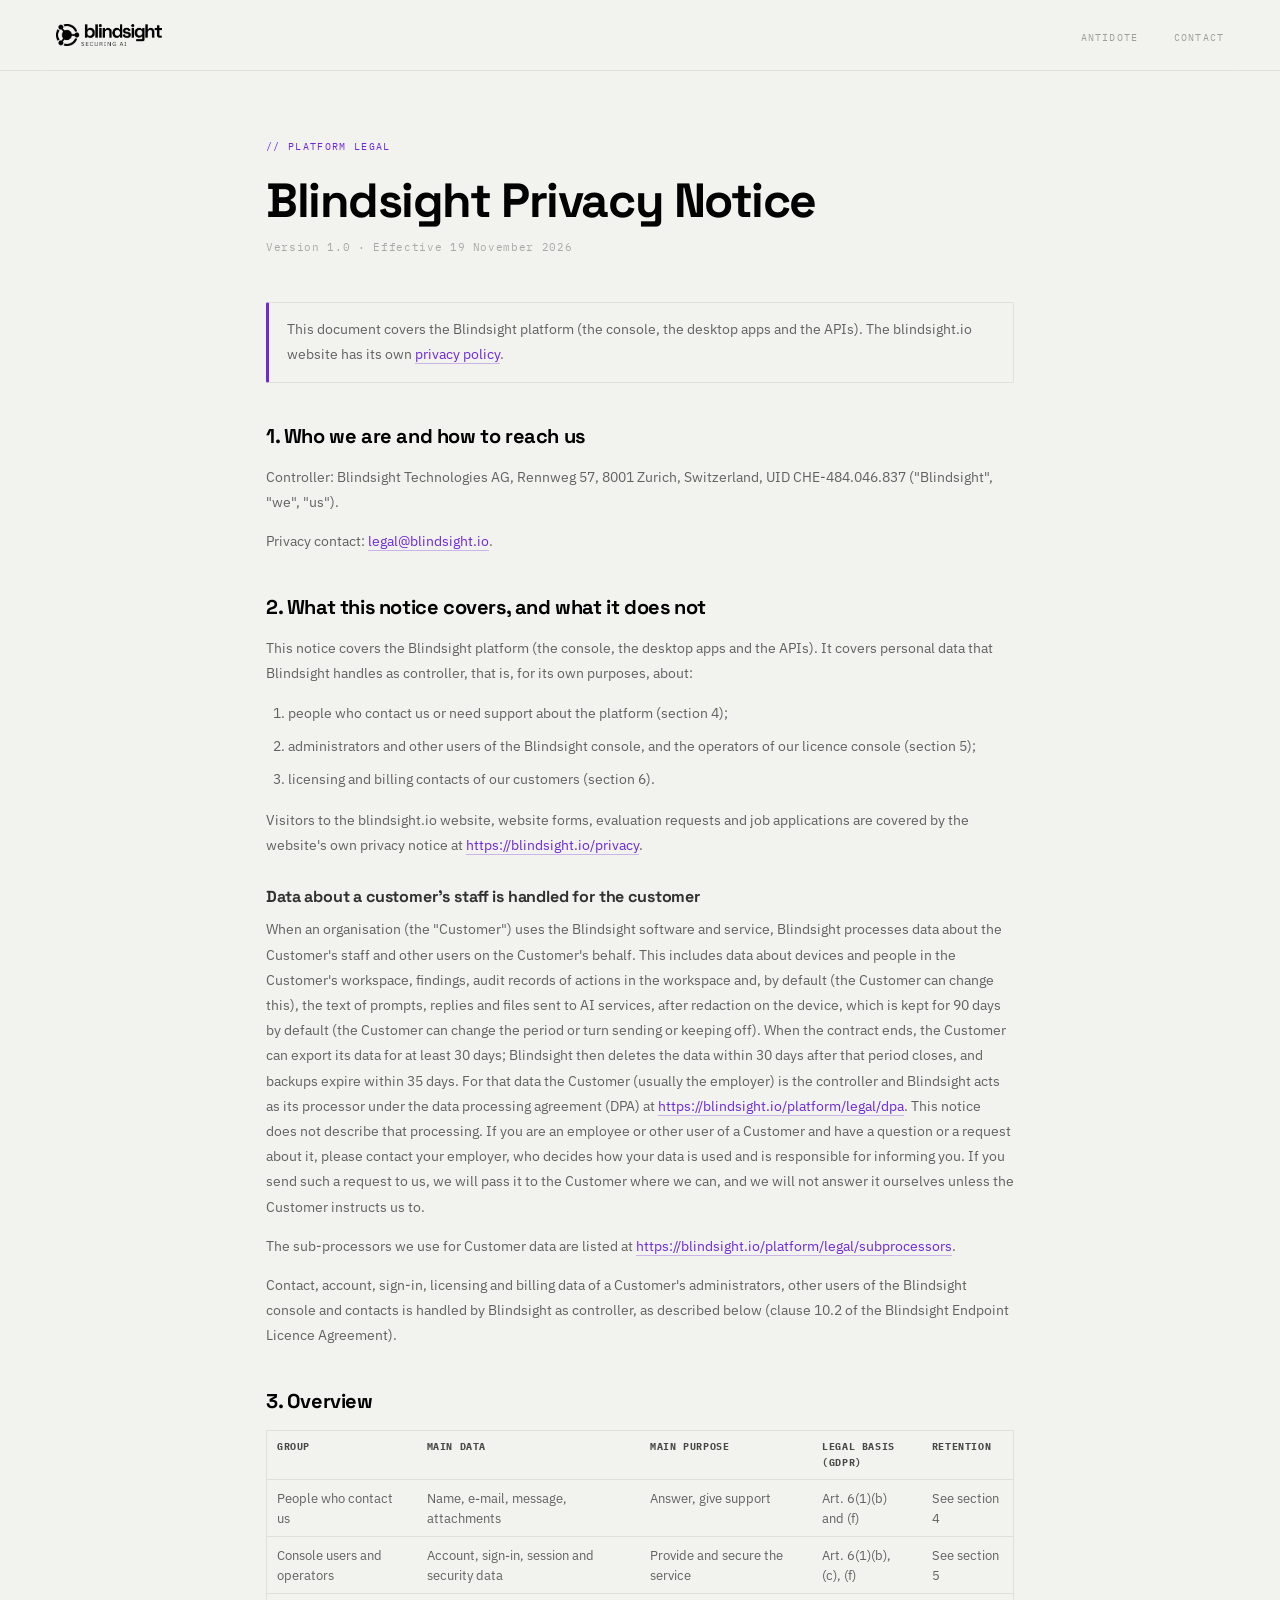
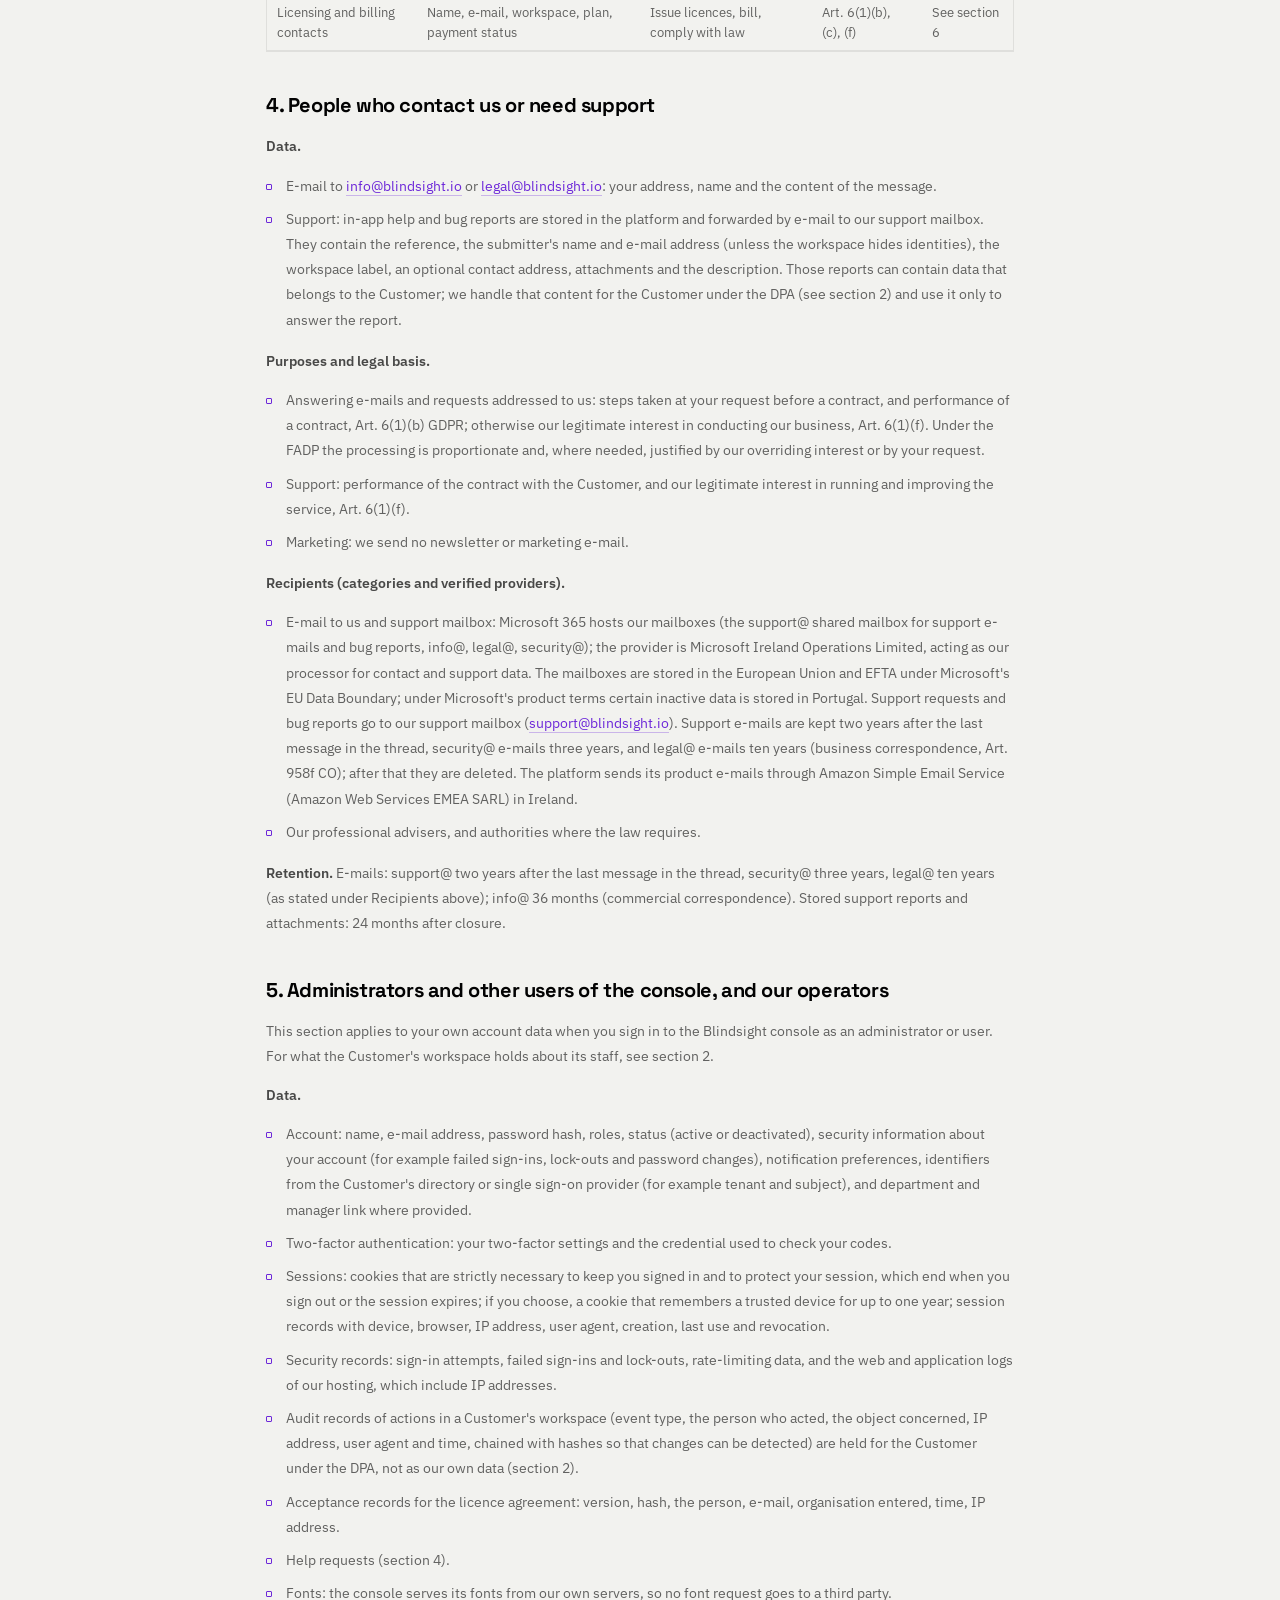
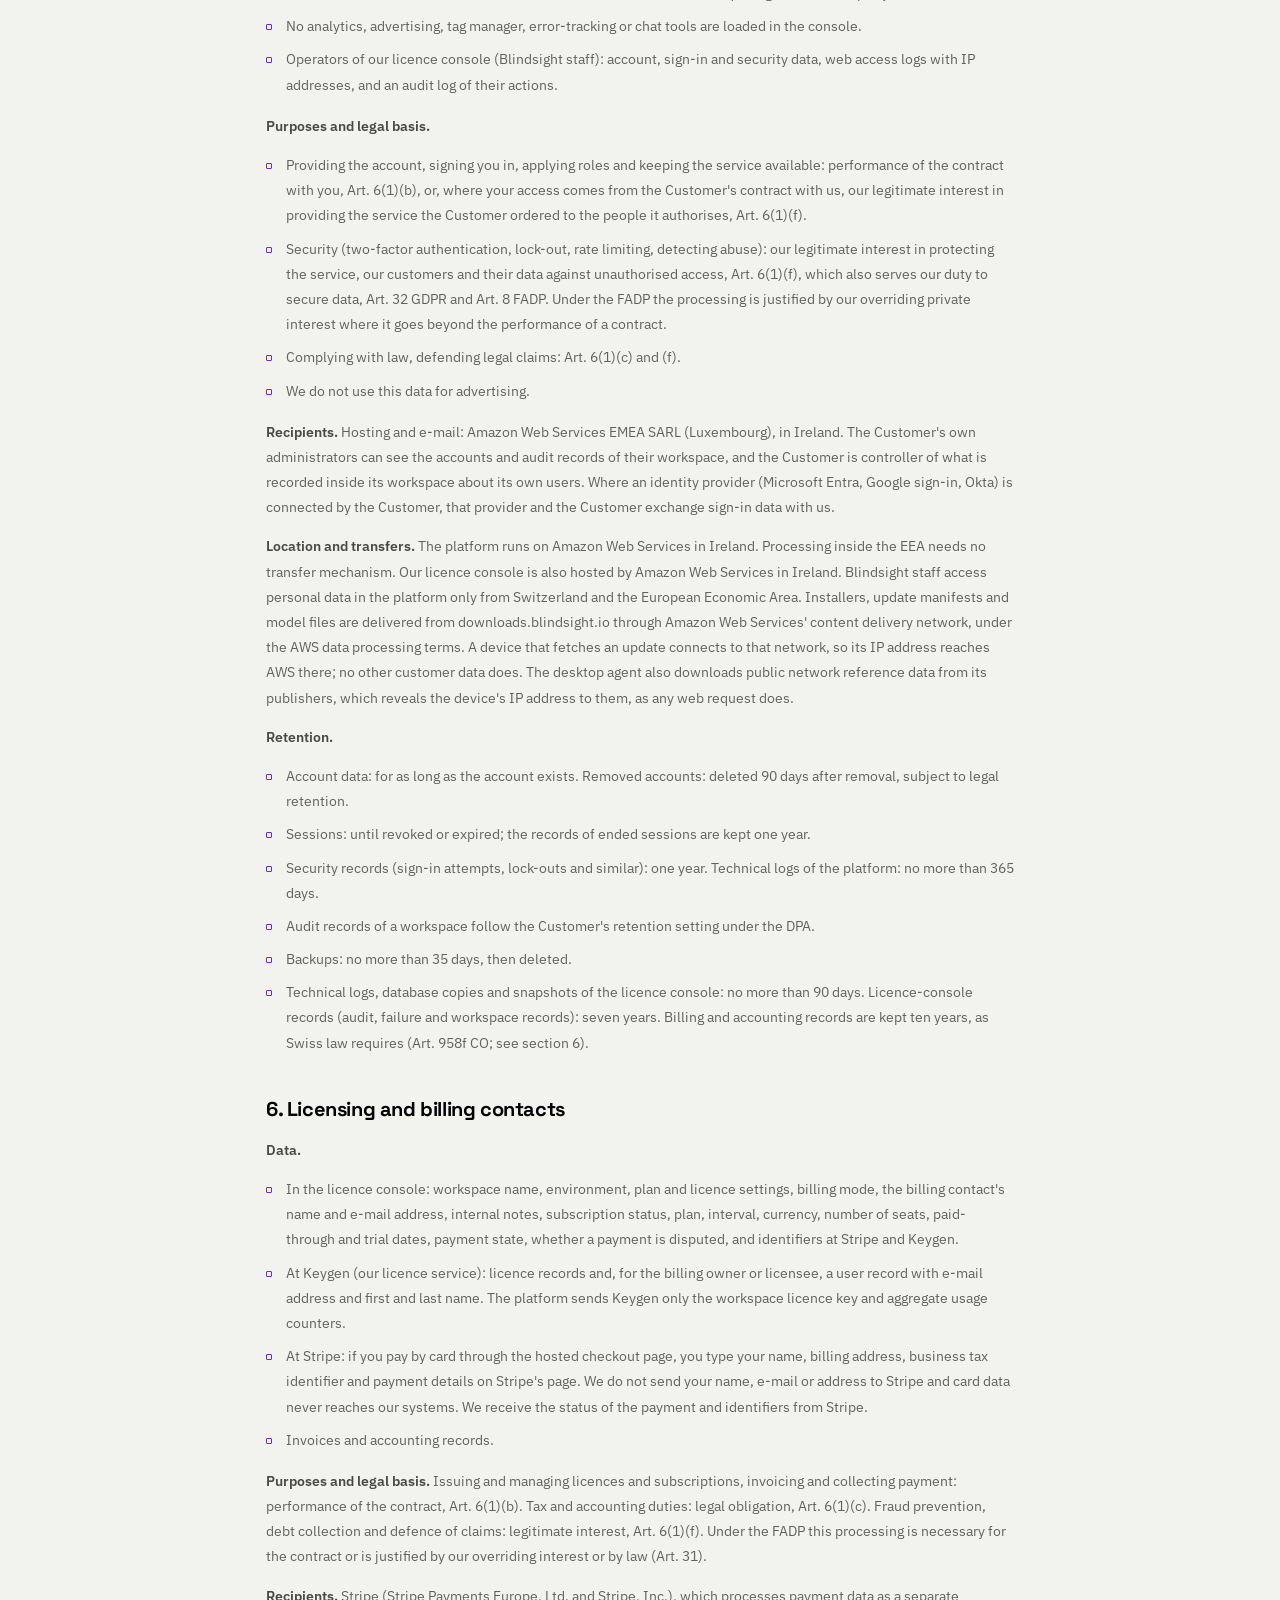
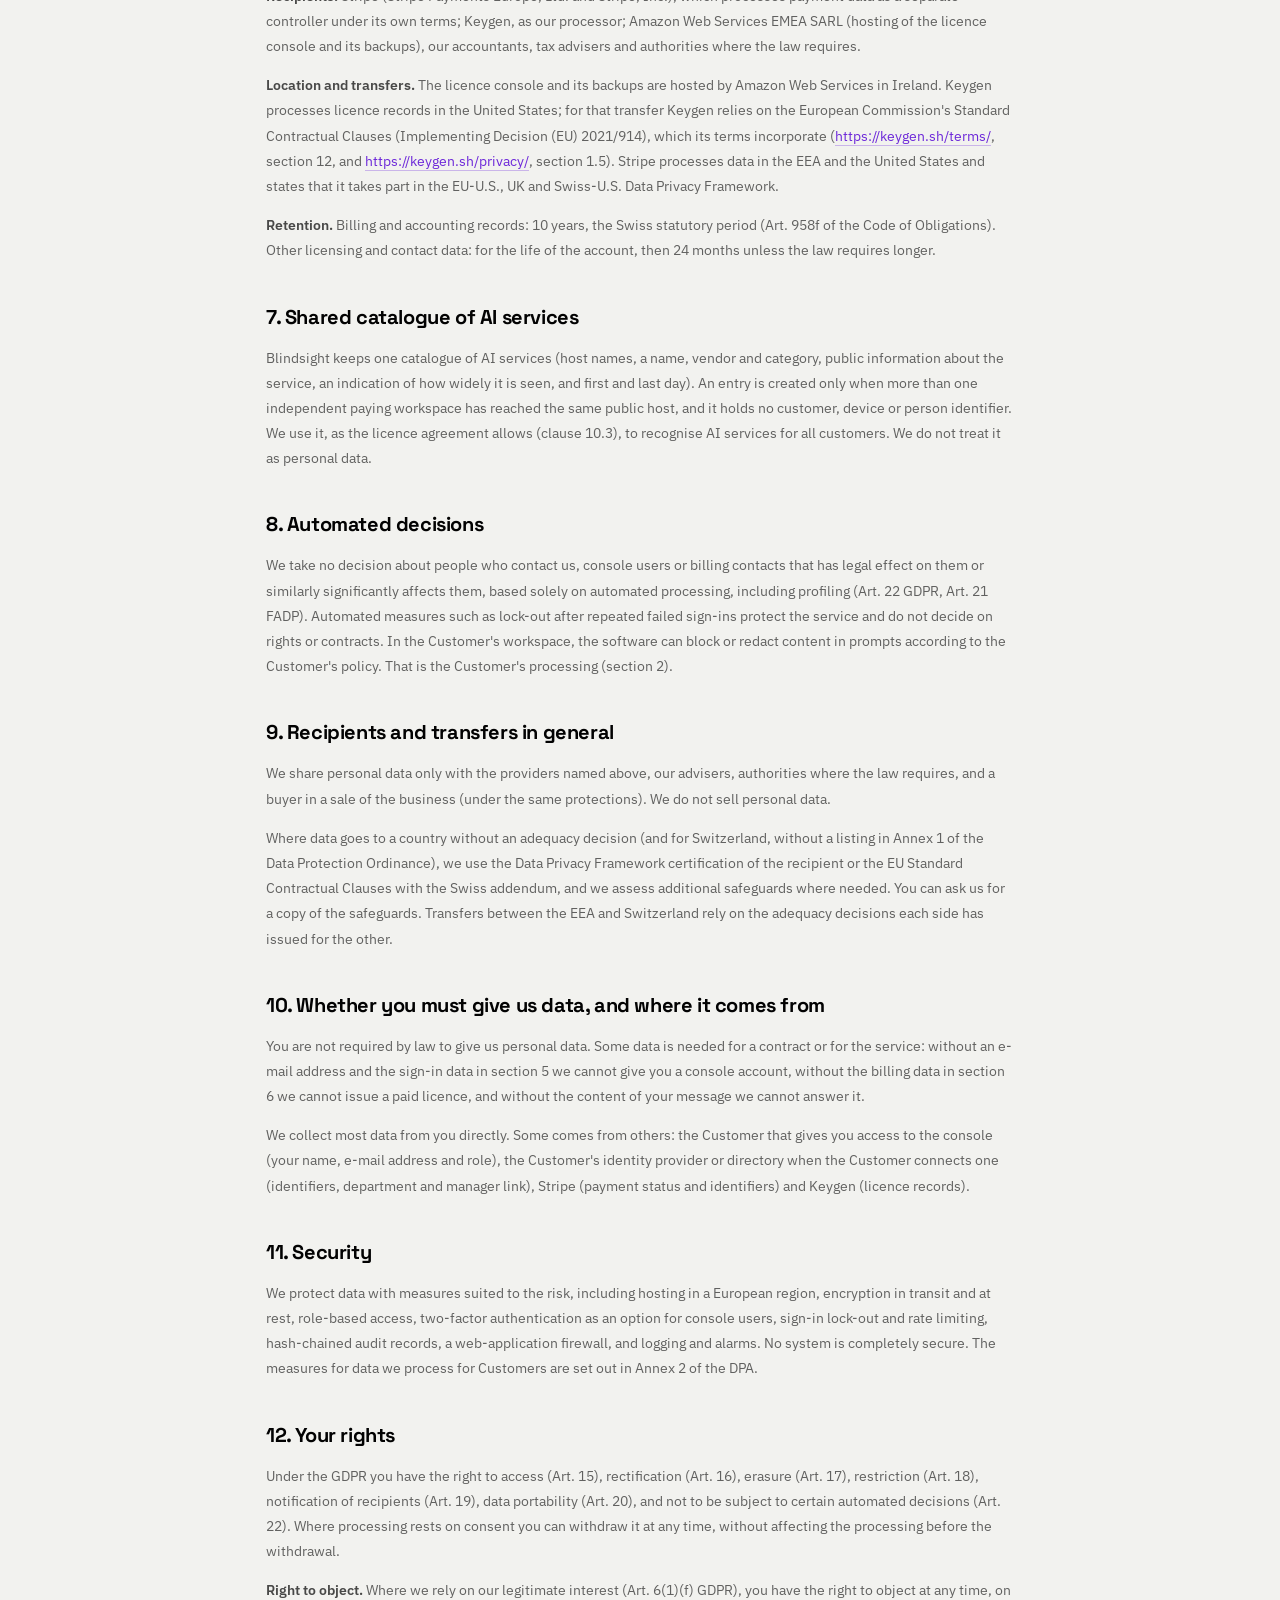
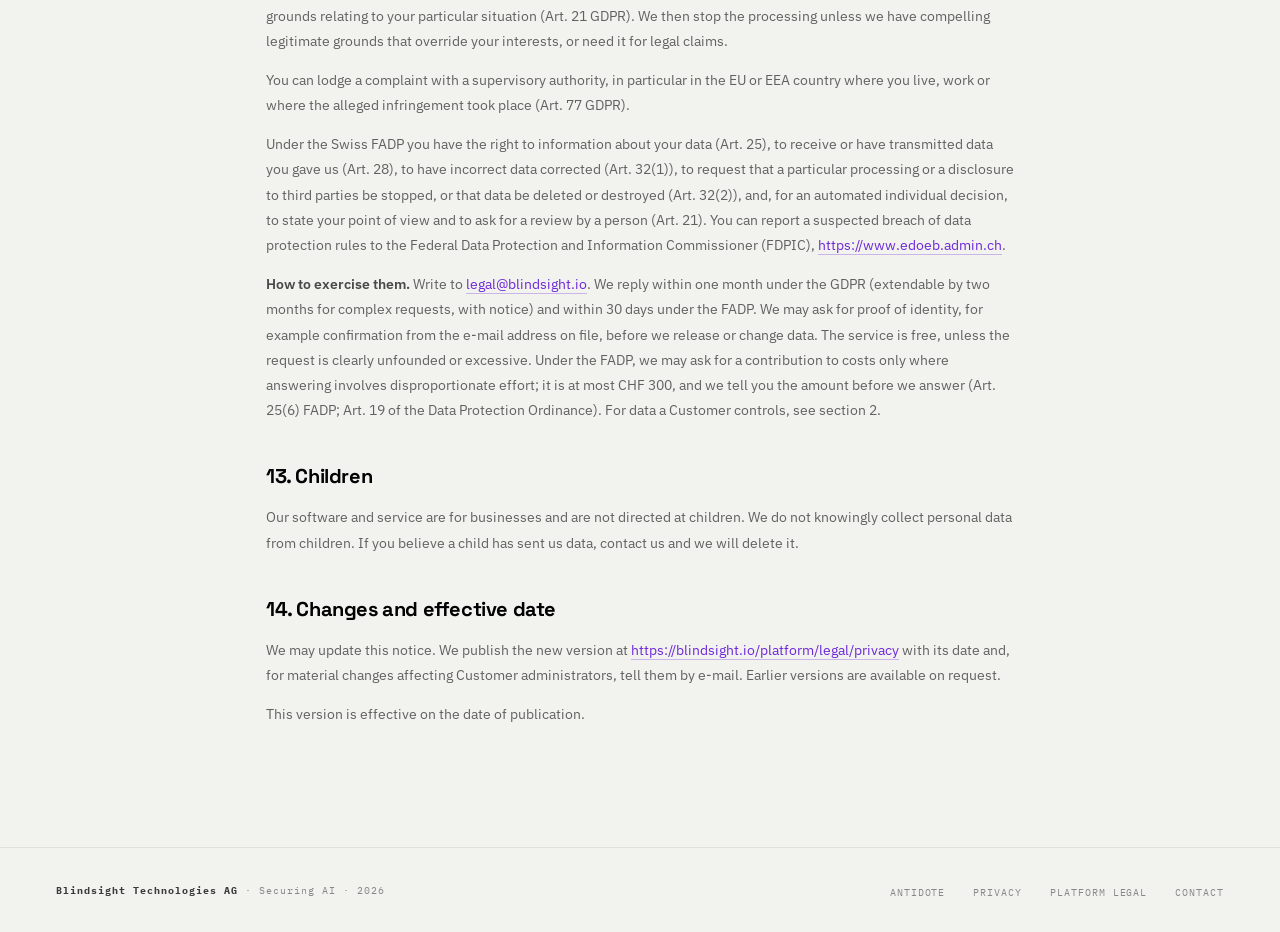
<file: platform/legal/privacy/index.html>
<!DOCTYPE html>
<html lang="en">
<head>
  <meta charset="UTF-8" />
  <meta name="viewport" content="width=device-width, initial-scale=1.0" />

  <!-- Google Analytics -->
  <script async src="https://www.googletagmanager.com/gtag/js?id=G-06PKBPMVBJ"></script>
  <script>
    window.dataLayer = window.dataLayer || [];
    function gtag(){dataLayer.push(arguments);}
    gtag('js', new Date());
    gtag('config', 'G-06PKBPMVBJ');
  </script>

  <title>Blindsight Privacy Notice | Blindsight platform</title>
  <meta name="description" content="How Blindsight handles personal data on the platform, as controller." />
  <link rel="canonical" href="https://blindsight.io/platform/legal/privacy" />

  <!-- Favicon -->
  <link rel="icon" href="/assets/images/Emblem_B.png" type="image/png" />

  <!-- Fonts -->
  <link href="https://fonts.googleapis.com/css2?family=Space+Grotesk:wght@400;500;700&family=IBM+Plex+Mono:wght@400;700&family=IBM+Plex+Sans:wght@400;600;700&display=swap" rel="stylesheet" />

  <!-- Set theme before paint to avoid flash -->
  <script>
    document.documentElement.setAttribute('data-theme',
      window.matchMedia('(prefers-color-scheme: light)').matches ? 'light' : 'dark'
    );
  </script>

  <style>
    *, *::before, *::after { box-sizing: border-box; margin: 0; padding: 0; }

    :root {
      --mono: 'IBM Plex Mono', monospace;
      --sans: 'IBM Plex Sans', sans-serif;
      --display: 'Space Grotesk', sans-serif;
      --purple: #6D28D9;
      --transition-theme: background 0.45s ease, color 0.45s ease, border-color 0.45s ease;
    }

    [data-theme="dark"] {
      --bg: #020202;
      --text: #F8F8F8;
      --text-mid: #C5C5C5;
      --text-dim: #545454;
      --text-body: rgba(255,255,255,0.55);
      --text-intro: rgba(255,255,255,0.7);
      --text-heading-sub: rgba(255,255,255,0.9);
      --text-strong: rgba(255,255,255,0.8);
      --text-updated: rgba(255,255,255,0.3);
      --nav-bg: rgba(2,2,2,0.7);
      --nav-link: rgba(255,255,255,0.35);
      --nav-tagline: rgba(255,255,255,0.3);
      --border: rgba(255,255,255,0.05);
      --divider: rgba(255,255,255,0.06);
      --mobile-bg: rgba(2,2,2,0.96);
      --mobile-link: rgba(255,255,255,0.7);
      --hamburger: #F8F8F8;
    }

    [data-theme="light"] {
      --bg: #F2F2EF;
      --text: #020202;
      --text-mid: #3a3a3a;
      --text-dim: #888;
      --text-body: rgba(0,0,0,0.55);
      --text-intro: rgba(0,0,0,0.6);
      --text-heading-sub: rgba(0,0,0,0.8);
      --text-strong: rgba(0,0,0,0.7);
      --text-updated: rgba(0,0,0,0.3);
      --nav-bg: rgba(242,242,239,0.92);
      --nav-link: rgba(0,0,0,0.35);
      --nav-tagline: rgba(0,0,0,0.3);
      --border: rgba(0,0,0,0.08);
      --divider: rgba(0,0,0,0.08);
      --mobile-bg: rgba(242,242,239,0.96);
      --mobile-link: rgba(0,0,0,0.6);
      --hamburger: #020202;
    }

    html { scroll-behavior: smooth; }

    body {
      background: var(--bg);
      color: var(--text);
      font-family: var(--sans);
      font-size: 15.4px;
      min-height: 100vh;
      overflow-x: hidden;
      transition: var(--transition-theme);
    }

    /* ── NAV ── */
    nav {
      position: fixed; top: 0; left: 0; right: 0; z-index: 200;
      display: flex; align-items: center; justify-content: space-between;
      padding: 24px 56px;
      background: var(--nav-bg); backdrop-filter: blur(20px);
      border-bottom: 1px solid var(--border);
      transition: var(--transition-theme);
    }
    .nav-wordmark {
      font-family: var(--display); font-size: 18px; font-weight: 700;
      color: var(--text); text-decoration: none; letter-spacing: -0.02em;
      display: flex; align-items: center;
      transition: color 0.45s ease;
    }
    .nav-logo { height: 22px; width: auto; display: block; }
    .nav-logo-dark { display: block; }
    .nav-logo-light { display: none; }
    [data-theme="light"] .nav-logo-dark { display: none; }
    [data-theme="light"] .nav-logo-light { display: block; }
    .nav-tagline {
      font-family: var(--mono); font-size: 9px; letter-spacing: 0.22em;
      text-transform: uppercase; color: var(--nav-tagline);
      margin-left: 12px; transition: color 0.45s ease;
    }
    .nav-links { display: flex; align-items: center; gap: 36px; list-style: none; }
    .nav-links a {
      font-family: var(--mono); font-size: 9.5px; letter-spacing: 0.12em;
      text-transform: uppercase; color: var(--nav-link);
      text-decoration: none; transition: color 0.3s;
    }
    .nav-links a:hover { color: var(--text); }

    /* Hamburger */
    .hamburger {
      display: none; background: none; border: none; cursor: pointer;
      width: 28px; height: 20px; position: relative; z-index: 210;
      flex-direction: column; justify-content: space-between;
    }
    .hamburger span {
      display: block; width: 100%; height: 2px; background: var(--hamburger);
      transition: transform 0.3s ease, opacity 0.3s ease, background 0.45s ease;
    }
    .hamburger.open span:nth-child(1) { transform: translateY(9px) rotate(45deg); }
    .hamburger.open span:nth-child(2) { opacity: 0; }
    .hamburger.open span:nth-child(3) { transform: translateY(-9px) rotate(-45deg); }

    .mobile-menu {
      display: none; position: fixed; top: 0; left: 0; right: 0; bottom: 0;
      background: var(--mobile-bg); backdrop-filter: blur(20px);
      z-index: 199;
      flex-direction: column; align-items: center; justify-content: center; gap: 32px;
      transition: background 0.45s ease;
    }
    .mobile-menu.open { display: flex; }
    .mobile-menu a {
      font-family: var(--mono); font-size: 14px; letter-spacing: 0.14em;
      text-transform: uppercase; color: var(--mobile-link);
      text-decoration: none; transition: color 0.3s;
    }
    .mobile-menu a:hover { color: var(--text); }

    /* ── CONTENT ── */
    .pp-container {
      max-width: 780px;
      margin: 0 auto;
      padding: 140px 56px 80px;
    }

    .pp-tag {
      font-family: var(--mono); font-size: 9.5px;
      letter-spacing: 0.14em; text-transform: uppercase;
      color: var(--purple); margin-bottom: 20px;
    }

    .pp-title {
      font-family: var(--display); font-size: clamp(32px, 5vw, 48px);
      font-weight: 700; letter-spacing: -0.03em;
      line-height: 1.15; margin-bottom: 12px;
      color: var(--text); transition: color 0.45s ease;
    }

    .pp-updated {
      font-family: var(--mono); font-size: 11px;
      color: var(--text-updated); letter-spacing: 0.06em;
      margin-bottom: 48px; transition: color 0.45s ease;
    }

    .pp-intro {
      font-size: 15.4px; line-height: 1.75;
      color: var(--text-intro); margin-bottom: 48px;
      transition: color 0.45s ease;
    }

    .pp-section { margin-bottom: 40px; }

    .pp-section h2 {
      font-family: var(--display); font-size: 20px;
      font-weight: 700; letter-spacing: -0.02em;
      margin-bottom: 16px; color: var(--text);
      transition: color 0.45s ease;
    }

    .pp-section h3 {
      font-family: var(--display); font-size: 16px;
      font-weight: 700; letter-spacing: -0.01em;
      margin-bottom: 10px; color: var(--text-heading-sub);
      transition: color 0.45s ease;
    }

    .pp-section p {
      font-size: 14px; line-height: 1.8;
      color: var(--text-body); margin-bottom: 14px;
      transition: color 0.45s ease;
    }

    .pp-section ul { list-style: none; margin-bottom: 16px; padding: 0; }

    .pp-section ul li {
      font-size: 14px; line-height: 1.8;
      color: var(--text-body);
      padding-left: 20px; position: relative;
      margin-bottom: 10px; transition: color 0.45s ease;
    }

    .pp-section ul li::before {
      content: '';
      position: absolute; left: 0; top: 10px;
      width: 6px; height: 6px;
      border: 1px solid var(--purple);
      border-radius: 1px;
    }

    .pp-section strong {
      color: var(--text-strong); font-weight: 600;
      transition: color 0.45s ease;
    }

    .pp-divider {
      height: 1px;
      background: var(--divider);
      margin: 48px 0;
      transition: background 0.45s ease;
    }

    .pp-section a {
      color: var(--purple); text-decoration: none;
      border-bottom: 1px solid rgba(109,40,217,0.3);
      transition: border-color 0.2s;
    }
    .pp-section a:hover { border-color: var(--purple); }

    /* ── FOOTER ── */
    footer {
      padding: 32px 56px; background: var(--bg);
      border-top: 1px solid var(--border);
      display: flex; align-items: center; justify-content: space-between;
      position: relative; z-index: 1;
      transition: var(--transition-theme);
    }
    .footer-brand {
      font-family: var(--mono); font-size: 10px;
      letter-spacing: 0.1em; color: var(--text-dim);
      transition: color 0.45s ease;
    }
    .footer-brand strong { color: var(--text-mid); transition: color 0.45s ease; }
    .footer-links { display: flex; gap: 28px; list-style: none; }
    .footer-links a {
      font-family: var(--mono); font-size: 9.5px;
      letter-spacing: 0.1em; text-transform: uppercase;
      color: var(--text-dim); text-decoration: none; transition: color 0.2s;
    }
    .footer-links a:hover { color: var(--text-mid); }

    /* ── RESPONSIVE ── */
    @media (min-width: 1400px) {
      nav, footer {
        padding-left: calc((100vw - 1280px) / 2);
        padding-right: calc((100vw - 1280px) / 2);
      }
    }
    @media (max-width: 1100px) {
      nav { padding: 18px 28px; }
      .nav-links { display: none; }
      .hamburger { display: flex; }
      .pp-container { padding-left: 28px; padding-right: 28px; }
    }
    @media (max-width: 640px) {
      nav { padding: 14px 16px; }
      .nav-logo { height: 18px; }
      .nav-tagline { display: none; }
      .pp-container { padding: 100px 16px 56px; }
      footer { padding: 24px 16px; flex-direction: column; gap: 16px; text-align: center; }
      .footer-links { flex-wrap: wrap; justify-content: center; gap: 16px; }
    }
  
    /* ── PLATFORM LEGAL ── */
    .pp-container { max-width: 860px; }
    .pl-scope {
      font-size: 14px; line-height: 1.7; color: var(--text-intro);
      border: 1px solid var(--border); border-left: 3px solid var(--purple);
      padding: 14px 18px; margin: 0 0 40px; border-radius: 2px;
    }
    .pl-scope a { color: var(--purple); border-bottom: 1px solid rgba(109,40,217,0.3); text-decoration: none; }
    .pl-scope a:hover { border-color: var(--purple); }
    .pl-doc .pp-section p, .pl-doc .pp-section li, .pl-doc td, .pl-doc th { color: var(--text-intro); }
    .pl-doc p { font-size: 14px; line-height: 1.8; color: var(--text-intro); margin-bottom: 14px; overflow-wrap: anywhere; }
    .pl-doc p .ln { display: block; padding-left: 2.2em; text-indent: -2.2em; }
    .pl-doc p .ln:first-child { padding-left: 0; text-indent: 0; }
    .pl-doc h2 { font-family: var(--display); font-size: 20px; font-weight: 700; letter-spacing: -0.02em; margin: 40px 0 16px; color: var(--text); }
    .pl-doc h3 { font-family: var(--display); font-size: 16px; font-weight: 700; margin: 28px 0 10px; color: var(--text-heading-sub); }
    .pl-doc h2.clause { font-size: 17px; margin-top: 36px; }
    .pl-doc ul { list-style: none; margin: 0 0 16px; padding: 0; }
    .pl-doc ul li { font-size: 14px; line-height: 1.8; color: var(--text-intro); padding-left: 20px; position: relative; margin-bottom: 8px; overflow-wrap: anywhere; }
    .pl-doc ul li::before { content: ''; position: absolute; left: 0; top: 10px; width: 6px; height: 6px; border: 1px solid var(--purple); border-radius: 1px; }
    .pl-doc ol { margin: 0 0 16px 22px; padding: 0; }
    .pl-doc ol li { font-size: 14px; line-height: 1.8; color: var(--text-intro); margin-bottom: 8px; }
    .pl-doc strong { color: var(--text-strong); font-weight: 600; }
    .pl-doc a { color: var(--purple); text-decoration: none; border-bottom: 1px solid rgba(109,40,217,0.3); }
    .pl-doc a:hover { border-color: var(--purple); }
    .pl-doc code { font-family: var(--mono); font-size: 12.5px; }
    .pl-doc hr { border: 0; height: 1px; background: var(--divider); margin: 40px 0; }
    .pl-doc pre.pl-notice { font-family: var(--mono); font-size: 11.5px; line-height: 1.6; color: var(--text-intro); white-space: pre-wrap; overflow-wrap: anywhere; border: 1px solid var(--border); padding: 14px 16px; margin: 0 0 24px; }
    .pl-tablewrap { overflow-x: auto; margin: 0 0 24px; border: 1px solid var(--border); }
    .pl-doc table { border-collapse: collapse; width: 100%; min-width: 640px; font-size: 12.5px; line-height: 1.6; }
    .pl-doc th, .pl-doc td { text-align: left; vertical-align: top; padding: 8px 10px; border-bottom: 1px solid var(--divider); }
    .pl-doc th { font-family: var(--mono); font-size: 10px; letter-spacing: 0.06em; text-transform: uppercase; color: var(--text-strong); }
    .pl-index { list-style: none; margin: 0; padding: 0; }
    .pl-index li { border-top: 1px solid var(--divider); }
    .pl-index li:last-child { border-bottom: 1px solid var(--divider); }
    .pl-doc .pl-index li { padding-left: 0; margin-bottom: 0; }
    .pl-doc .pl-index li::before { display: none; }
    .pl-index a { display: block; padding: 20px 4px; text-decoration: none; border: 0; }
    .pl-index a:hover .pl-name { color: var(--purple); }
    .pl-name { display: block; font-family: var(--display); font-size: 18px; font-weight: 700; color: var(--text); letter-spacing: -0.02em; }
    .pl-desc { display: block; font-size: 14px; line-height: 1.6; color: var(--text-intro); margin-top: 4px; }
    .pl-meta { display: block; font-family: var(--mono); font-size: 11px; color: var(--text-updated); margin-top: 6px; letter-spacing: 0.04em; }
    .pl-raw { font-family: var(--mono); font-size: 11px; letter-spacing: 0.04em; margin: 0 0 32px; color: var(--text-updated); }
    .pl-raw a { color: var(--purple); }
    .pl-skip { position: absolute; left: -999px; }
    .pl-skip:focus { left: 8px; top: 8px; z-index: 300; background: var(--bg); color: var(--text); padding: 8px 12px; }
    @media print {
      :root, [data-theme="dark"], [data-theme="light"] {
        --bg: #fff; --text: #000; --text-mid: #222; --text-dim: #444; --text-body: #111; --text-intro: #111;
        --text-heading-sub: #000; --text-strong: #000; --text-updated: #333; --border: #bbb; --divider: #bbb; --purple: #000;
      }
      body { background: #fff; color: #000; font-size: 11pt; }
      nav, .mobile-menu, footer, .pl-raw, .pl-skip { display: none !important; }
      .pp-container { max-width: none; padding: 0; }
      .pl-scope { border: 1px solid #000; border-left: 3px solid #000; }
      .pl-doc p, .pl-doc ul li, .pl-doc ol li, .pl-doc td, .pl-doc th { font-size: 10.5pt; color: #000; }
      .pl-doc a, .pl-scope a { color: #000; border: 0; text-decoration: underline; }
      .pl-doc h2, .pl-doc h3 { break-after: avoid; }
      .pl-doc p, .pl-doc li, .pl-doc tr { break-inside: avoid; }
      .pl-tablewrap { overflow: visible; border: 0; }
      .pl-doc pre.pl-notice { font-size: 8.5pt; color: #000; border: 1px solid #888; }
      .pl-doc table { min-width: 0; font-size: 9pt; }
      .pl-doc th, .pl-doc td { border: 1px solid #888; }
      .pl-print-url { display: block !important; }
    }
    .pl-print-url { display: none; font-family: var(--mono); font-size: 10pt; margin-bottom: 16px; }
  </style>
</head>
<body>
<a class="pl-skip" href="#main">Skip to the document</a>

<!-- NAV -->
<nav>
  <div style="display:flex;align-items:center;">
    <a href="/" class="nav-wordmark">
      <img src="/assets/images/LOGO_Primary_W.png" alt="Blindsight" class="nav-logo nav-logo-dark" />
      <img src="/assets/images/LOGO_Primary_B.png" alt="Blindsight" class="nav-logo nav-logo-light" />
    </a>
  </div>
  <ul class="nav-links">
    <li><a href="/antidote/">Antidote</a></li>
    <li><a href="mailto:info@blindsight.io">Contact</a></li>
  </ul>
  <button class="hamburger" id="hamburger" aria-label="Open menu">
    <span></span><span></span><span></span>
  </button>
</nav>
<div class="mobile-menu" id="mobile-menu">
  <a href="/antidote/">Antidote</a>
  <a href="mailto:info@blindsight.io">Contact</a>
</div>

<!-- CONTENT -->
<main id="main" class="pp-container pl-doc">
  <div class="pp-tag">// Platform legal</div>
  <h1 class="pp-title">Blindsight Privacy Notice</h1>
  <div class="pp-updated">Version 1.0 &middot; Effective 19 November 2026</div>
  <p class="pl-print-url">blindsight.io/platform/legal/privacy</p>
  <p class="pl-scope">This document covers the Blindsight platform (the console, the desktop apps and the APIs). The blindsight.io website has its own <a href="/privacy-policy/">privacy policy</a>.</p>
    <div class="pp-section">
<h2>1. Who we are and how to reach us</h2>
<p><span class="ln">Controller: Blindsight Technologies AG, Rennweg 57, 8001 Zurich, Switzerland, UID CHE-484.046.837 ("Blindsight", "we", "us").</span></p>
<p><span class="ln">Privacy contact: <a href="mailto:legal@blindsight.io">legal@blindsight.io</a>.</span></p>
<h2>2. What this notice covers, and what it does not</h2>
<p><span class="ln">This notice covers the Blindsight platform (the console, the desktop apps and the APIs). It covers personal data that Blindsight handles as controller, that is, for its own purposes, about:</span></p>
<ol>
<li>people who contact us or need support about the platform (section 4);</li>
<li>administrators and other users of the Blindsight console, and the operators of our licence console (section 5);</li>
<li>licensing and billing contacts of our customers (section 6).</li>
</ol>
<p><span class="ln">Visitors to the blindsight.io website, website forms, evaluation requests and job applications are covered by the website's own privacy notice at <a href="/privacy-policy/">https://blindsight.io/privacy</a>.</span></p>
<h3>Data about a customer's staff is handled for the customer</h3>
<p><span class="ln">When an organisation (the "Customer") uses the Blindsight software and service, Blindsight processes data about the Customer's staff and other users on the Customer's behalf. This includes data about devices and people in the Customer's workspace, findings, audit records of actions in the workspace and, by default (the Customer can change this), the text of prompts, replies and files sent to AI services, after redaction on the device, which is kept for 90 days by default (the Customer can change the period or turn sending or keeping off). When the contract ends, the Customer can export its data for at least 30 days; Blindsight then deletes the data within 30 days after that period closes, and backups expire within 35 days. For that data the Customer (usually the employer) is the controller and Blindsight acts as its processor under the data processing agreement (DPA) at <a href="/platform/legal/dpa/">https://blindsight.io/platform/legal/dpa</a>. This notice does not describe that processing. If you are an employee or other user of a Customer and have a question or a request about it, please contact your employer, who decides how your data is used and is responsible for informing you. If you send such a request to us, we will pass it to the Customer where we can, and we will not answer it ourselves unless the Customer instructs us to.</span></p>
<p><span class="ln">The sub-processors we use for Customer data are listed at <a href="/platform/legal/subprocessors/">https://blindsight.io/platform/legal/subprocessors</a>.</span></p>
<p><span class="ln">Contact, account, sign-in, licensing and billing data of a Customer's administrators, other users of the Blindsight console and contacts is handled by Blindsight as controller, as described below (clause 10.2 of the Blindsight Endpoint Licence Agreement).</span></p>
<h2>3. Overview</h2>
<div class="pl-tablewrap" tabindex="0" role="region" aria-label="Table"><table>
<thead><tr><th scope="col">Group</th><th scope="col">Main data</th><th scope="col">Main purpose</th><th scope="col">Legal basis (GDPR)</th><th scope="col">Retention</th></tr></thead>
<tbody>
<tr><td>People who contact us</td><td>Name, e-mail, message, attachments</td><td>Answer, give support</td><td>Art. 6(1)(b) and (f)</td><td>See section 4</td></tr>
<tr><td>Console users and operators</td><td>Account, sign-in, session and security data</td><td>Provide and secure the service</td><td>Art. 6(1)(b), (c), (f)</td><td>See section 5</td></tr>
<tr><td>Licensing and billing contacts</td><td>Name, e-mail, workspace, plan, payment status</td><td>Issue licences, bill, comply with law</td><td>Art. 6(1)(b), (c), (f)</td><td>See section 6</td></tr>
</tbody></table></div>
<h2>4. People who contact us or need support</h2>
<p><span class="ln"><strong>Data.</strong></span></p>
<ul>
<li>E-mail to <a href="mailto:info@blindsight.io">info@blindsight.io</a> or <a href="mailto:legal@blindsight.io">legal@blindsight.io</a>: your address, name and the content of the message.</li>
<li>Support: in-app help and bug reports are stored in the platform and forwarded by e-mail to our support mailbox. They contain the reference, the submitter's name and e-mail address (unless the workspace hides identities), the workspace label, an optional contact address, attachments and the description. Those reports can contain data that belongs to the Customer; we handle that content for the Customer under the DPA (see section 2) and use it only to answer the report.</li>
</ul>
<p><span class="ln"><strong>Purposes and legal basis.</strong></span></p>
<ul>
<li>Answering e-mails and requests addressed to us: steps taken at your request before a contract, and performance of a contract, Art. 6(1)(b) GDPR; otherwise our legitimate interest in conducting our business, Art. 6(1)(f). Under the FADP the processing is proportionate and, where needed, justified by our overriding interest or by your request.</li>
<li>Support: performance of the contract with the Customer, and our legitimate interest in running and improving the service, Art. 6(1)(f).</li>
<li>Marketing: we send no newsletter or marketing e-mail.</li>
</ul>
<p><span class="ln"><strong>Recipients (categories and verified providers).</strong></span></p>
<ul>
<li>E-mail to us and support mailbox: Microsoft 365 hosts our mailboxes (the support@ shared mailbox for support e-mails and bug reports, info@, legal@, security@); the provider is Microsoft Ireland Operations Limited, acting as our processor for contact and support data. The mailboxes are stored in the European Union and EFTA under Microsoft's EU Data Boundary; under Microsoft's product terms certain inactive data is stored in Portugal. Support requests and bug reports go to our support mailbox (<a href="mailto:support@blindsight.io">support@blindsight.io</a>). Support e-mails are kept two years after the last message in the thread, security@ e-mails three years, and legal@ e-mails ten years (business correspondence, Art. 958f CO); after that they are deleted. The platform sends its product e-mails through Amazon Simple Email Service (Amazon Web Services EMEA SARL) in Ireland.</li>
<li>Our professional advisers, and authorities where the law requires.</li>
</ul>
<p><span class="ln"><strong>Retention.</strong> E-mails: support@ two years after the last message in the thread, security@ three years, legal@ ten years (as stated under Recipients above); info@ 36 months (commercial correspondence). Stored support reports and attachments: 24 months after closure.</span></p>
<h2>5. Administrators and other users of the console, and our operators</h2>
<p><span class="ln">This section applies to your own account data when you sign in to the Blindsight console as an administrator or user. For what the Customer's workspace holds about its staff, see section 2.</span></p>
<p><span class="ln"><strong>Data.</strong></span></p>
<ul>
<li>Account: name, e-mail address, password hash, roles, status (active or deactivated), security information about your account (for example failed sign-ins, lock-outs and password changes), notification preferences, identifiers from the Customer's directory or single sign-on provider (for example tenant and subject), and department and manager link where provided.</li>
<li>Two-factor authentication: your two-factor settings and the credential used to check your codes.</li>
<li>Sessions: cookies that are strictly necessary to keep you signed in and to protect your session, which end when you sign out or the session expires; if you choose, a cookie that remembers a trusted device for up to one year; session records with device, browser, IP address, user agent, creation, last use and revocation.</li>
<li>Security records: sign-in attempts, failed sign-ins and lock-outs, rate-limiting data, and the web and application logs of our hosting, which include IP addresses.</li>
<li>Audit records of actions in a Customer's workspace (event type, the person who acted, the object concerned, IP address, user agent and time, chained with hashes so that changes can be detected) are held for the Customer under the DPA, not as our own data (section 2).</li>
<li>Acceptance records for the licence agreement: version, hash, the person, e-mail, organisation entered, time, IP address.</li>
<li>Help requests (section 4).</li>
<li>Fonts: the console serves its fonts from our own servers, so no font request goes to a third party.</li>
<li>No analytics, advertising, tag manager, error-tracking or chat tools are loaded in the console.</li>
<li>Operators of our licence console (Blindsight staff): account, sign-in and security data, web access logs with IP addresses, and an audit log of their actions.</li>
</ul>
<p><span class="ln"><strong>Purposes and legal basis.</strong></span></p>
<ul>
<li>Providing the account, signing you in, applying roles and keeping the service available: performance of the contract with you, Art. 6(1)(b), or, where your access comes from the Customer's contract with us, our legitimate interest in providing the service the Customer ordered to the people it authorises, Art. 6(1)(f).</li>
<li>Security (two-factor authentication, lock-out, rate limiting, detecting abuse): our legitimate interest in protecting the service, our customers and their data against unauthorised access, Art. 6(1)(f), which also serves our duty to secure data, Art. 32 GDPR and Art. 8 FADP. Under the FADP the processing is justified by our overriding private interest where it goes beyond the performance of a contract.</li>
<li>Complying with law, defending legal claims: Art. 6(1)(c) and (f).</li>
<li>We do not use this data for advertising.</li>
</ul>
<p><span class="ln"><strong>Recipients.</strong> Hosting and e-mail: Amazon Web Services EMEA SARL (Luxembourg), in Ireland. The Customer's own administrators can see the accounts and audit records of their workspace, and the Customer is controller of what is recorded inside its workspace about its own users. Where an identity provider (Microsoft Entra, Google sign-in, Okta) is connected by the Customer, that provider and the Customer exchange sign-in data with us.</span></p>
<p><span class="ln"><strong>Location and transfers.</strong> The platform runs on Amazon Web Services in Ireland. Processing inside the EEA needs no transfer mechanism. Our licence console is also hosted by Amazon Web Services in Ireland. Blindsight staff access personal data in the platform only from Switzerland and the European Economic Area. Installers, update manifests and model files are delivered from downloads.blindsight.io through Amazon Web Services' content delivery network, under the AWS data processing terms. A device that fetches an update connects to that network, so its IP address reaches AWS there; no other customer data does. The desktop agent also downloads public network reference data from its publishers, which reveals the device's IP address to them, as any web request does.</span></p>
<p><span class="ln"><strong>Retention.</strong></span></p>
<ul>
<li>Account data: for as long as the account exists. Removed accounts: deleted 90 days after removal, subject to legal retention.</li>
<li>Sessions: until revoked or expired; the records of ended sessions are kept one year.</li>
<li>Security records (sign-in attempts, lock-outs and similar): one year. Technical logs of the platform: no more than 365 days.</li>
<li>Audit records of a workspace follow the Customer's retention setting under the DPA.</li>
<li>Backups: no more than 35 days, then deleted.</li>
<li>Technical logs, database copies and snapshots of the licence console: no more than 90 days. Licence-console records (audit, failure and workspace records): seven years. Billing and accounting records are kept ten years, as Swiss law requires (Art. 958f CO; see section 6).</li>
</ul>
<h2>6. Licensing and billing contacts</h2>
<p><span class="ln"><strong>Data.</strong></span></p>
<ul>
<li>In the licence console: workspace name, environment, plan and licence settings, billing mode, the billing contact's name and e-mail address, internal notes, subscription status, plan, interval, currency, number of seats, paid-through and trial dates, payment state, whether a payment is disputed, and identifiers at Stripe and Keygen.</li>
<li>At Keygen (our licence service): licence records and, for the billing owner or licensee, a user record with e-mail address and first and last name. The platform sends Keygen only the workspace licence key and aggregate usage counters.</li>
<li>At Stripe: if you pay by card through the hosted checkout page, you type your name, billing address, business tax identifier and payment details on Stripe's page. We do not send your name, e-mail or address to Stripe and card data never reaches our systems. We receive the status of the payment and identifiers from Stripe.</li>
<li>Invoices and accounting records.</li>
</ul>
<p><span class="ln"><strong>Purposes and legal basis.</strong> Issuing and managing licences and subscriptions, invoicing and collecting payment: performance of the contract, Art. 6(1)(b). Tax and accounting duties: legal obligation, Art. 6(1)(c). Fraud prevention, debt collection and defence of claims: legitimate interest, Art. 6(1)(f). Under the FADP this processing is necessary for the contract or is justified by our overriding interest or by law (Art. 31).</span></p>
<p><span class="ln"><strong>Recipients.</strong> Stripe (Stripe Payments Europe, Ltd. and Stripe, Inc.), which processes payment data as a separate controller under its own terms; Keygen, as our processor; Amazon Web Services EMEA SARL (hosting of the licence console and its backups), our accountants, tax advisers and authorities where the law requires.</span></p>
<p><span class="ln"><strong>Location and transfers.</strong> The licence console and its backups are hosted by Amazon Web Services in Ireland. Keygen processes licence records in the United States; for that transfer Keygen relies on the European Commission's Standard Contractual Clauses (Implementing Decision (EU) 2021/914), which its terms incorporate (<a href="https://keygen.sh/terms/">https://keygen.sh/terms/</a>, section 12, and <a href="https://keygen.sh/privacy/">https://keygen.sh/privacy/</a>, section 1.5). Stripe processes data in the EEA and the United States and states that it takes part in the EU-U.S., UK and Swiss-U.S. Data Privacy Framework.</span></p>
<p><span class="ln"><strong>Retention.</strong> Billing and accounting records: 10 years, the Swiss statutory period (Art. 958f of the Code of Obligations). Other licensing and contact data: for the life of the account, then 24 months unless the law requires longer.</span></p>
<h2>7. Shared catalogue of AI services</h2>
<p><span class="ln">Blindsight keeps one catalogue of AI services (host names, a name, vendor and category, public information about the service, an indication of how widely it is seen, and first and last day). An entry is created only when more than one independent paying workspace has reached the same public host, and it holds no customer, device or person identifier. We use it, as the licence agreement allows (clause 10.3), to recognise AI services for all customers. We do not treat it as personal data.</span></p>
<h2>8. Automated decisions</h2>
<p><span class="ln">We take no decision about people who contact us, console users or billing contacts that has legal effect on them or similarly significantly affects them, based solely on automated processing, including profiling (Art. 22 GDPR, Art. 21 FADP). Automated measures such as lock-out after repeated failed sign-ins protect the service and do not decide on rights or contracts. In the Customer's workspace, the software can block or redact content in prompts according to the Customer's policy. That is the Customer's processing (section 2).</span></p>
<h2>9. Recipients and transfers in general</h2>
<p><span class="ln">We share personal data only with the providers named above, our advisers, authorities where the law requires, and a buyer in a sale of the business (under the same protections). We do not sell personal data.</span></p>
<p><span class="ln">Where data goes to a country without an adequacy decision (and for Switzerland, without a listing in Annex 1 of the Data Protection Ordinance), we use the Data Privacy Framework certification of the recipient or the EU Standard Contractual Clauses with the Swiss addendum, and we assess additional safeguards where needed. You can ask us for a copy of the safeguards. Transfers between the EEA and Switzerland rely on the adequacy decisions each side has issued for the other.</span></p>
<h2>10. Whether you must give us data, and where it comes from</h2>
<p><span class="ln">You are not required by law to give us personal data. Some data is needed for a contract or for the service: without an e-mail address and the sign-in data in section 5 we cannot give you a console account, without the billing data in section 6 we cannot issue a paid licence, and without the content of your message we cannot answer it.</span></p>
<p><span class="ln">We collect most data from you directly. Some comes from others: the Customer that gives you access to the console (your name, e-mail address and role), the Customer's identity provider or directory when the Customer connects one (identifiers, department and manager link), Stripe (payment status and identifiers) and Keygen (licence records).</span></p>
<h2>11. Security</h2>
<p><span class="ln">We protect data with measures suited to the risk, including hosting in a European region, encryption in transit and at rest, role-based access, two-factor authentication as an option for console users, sign-in lock-out and rate limiting, hash-chained audit records, a web-application firewall, and logging and alarms. No system is completely secure. The measures for data we process for Customers are set out in Annex 2 of the DPA.</span></p>
<h2>12. Your rights</h2>
<p><span class="ln">Under the GDPR you have the right to access (Art. 15), rectification (Art. 16), erasure (Art. 17), restriction (Art. 18), notification of recipients (Art. 19), data portability (Art. 20), and not to be subject to certain automated decisions (Art. 22). Where processing rests on consent you can withdraw it at any time, without affecting the processing before the withdrawal.</span></p>
<p><span class="ln"><strong>Right to object.</strong> Where we rely on our legitimate interest (Art. 6(1)(f) GDPR), you have the right to object at any time, on grounds relating to your particular situation (Art. 21 GDPR). We then stop the processing unless we have compelling legitimate grounds that override your interests, or need it for legal claims.</span></p>
<p><span class="ln">You can lodge a complaint with a supervisory authority, in particular in the EU or EEA country where you live, work or where the alleged infringement took place (Art. 77 GDPR).</span></p>
<p><span class="ln">Under the Swiss FADP you have the right to information about your data (Art. 25), to receive or have transmitted data you gave us (Art. 28), to have incorrect data corrected (Art. 32(1)), to request that a particular processing or a disclosure to third parties be stopped, or that data be deleted or destroyed (Art. 32(2)), and, for an automated individual decision, to state your point of view and to ask for a review by a person (Art. 21). You can report a suspected breach of data protection rules to the Federal Data Protection and Information Commissioner (FDPIC), <a href="https://www.edoeb.admin.ch">https://www.edoeb.admin.ch</a>.</span></p>
<p><span class="ln"><strong>How to exercise them.</strong> Write to <a href="mailto:legal@blindsight.io">legal@blindsight.io</a>. We reply within one month under the GDPR (extendable by two months for complex requests, with notice) and within 30 days under the FADP. We may ask for proof of identity, for example confirmation from the e-mail address on file, before we release or change data. The service is free, unless the request is clearly unfounded or excessive. Under the FADP, we may ask for a contribution to costs only where answering involves disproportionate effort; it is at most CHF 300, and we tell you the amount before we answer (Art. 25(6) FADP; Art. 19 of the Data Protection Ordinance). For data a Customer controls, see section 2.</span></p>
<h2>13. Children</h2>
<p><span class="ln">Our software and service are for businesses and are not directed at children. We do not knowingly collect personal data from children. If you believe a child has sent us data, contact us and we will delete it.</span></p>
<h2>14. Changes and effective date</h2>
<p><span class="ln">We may update this notice. We publish the new version at <a href="/platform/legal/privacy/">https://blindsight.io/platform/legal/privacy</a> with its date and, for material changes affecting Customer administrators, tell them by e-mail. Earlier versions are available on request.</span></p>
<p><span class="ln">This version is effective on the date of publication.</span></p>
  </div>
</main>

<!-- FOOTER -->
<footer>
  <span class="footer-brand"><strong>Blindsight Technologies AG</strong> · Securing AI · 2026</span>
  <ul class="footer-links">
    <li><a href="/antidote/">Antidote</a></li>
    <li><a href="/privacy-policy/">Privacy</a></li>
    <li><a href="/platform/legal/">Platform legal</a></li>
    <li><a href="mailto:info@blindsight.io">Contact</a></li>
  </ul>
</footer>

<script>
  const hamburger = document.getElementById('hamburger');
  const mobileMenu = document.getElementById('mobile-menu');
  hamburger.addEventListener('click', () => {
    hamburger.classList.toggle('open');
    mobileMenu.classList.toggle('open');
  });

  // Live OS preference listener
  window.matchMedia('(prefers-color-scheme: light)').addEventListener('change', (e) => {
    document.documentElement.setAttribute('data-theme', e.matches ? 'light' : 'dark');
  });
</script>
</body>
</html>
</file>
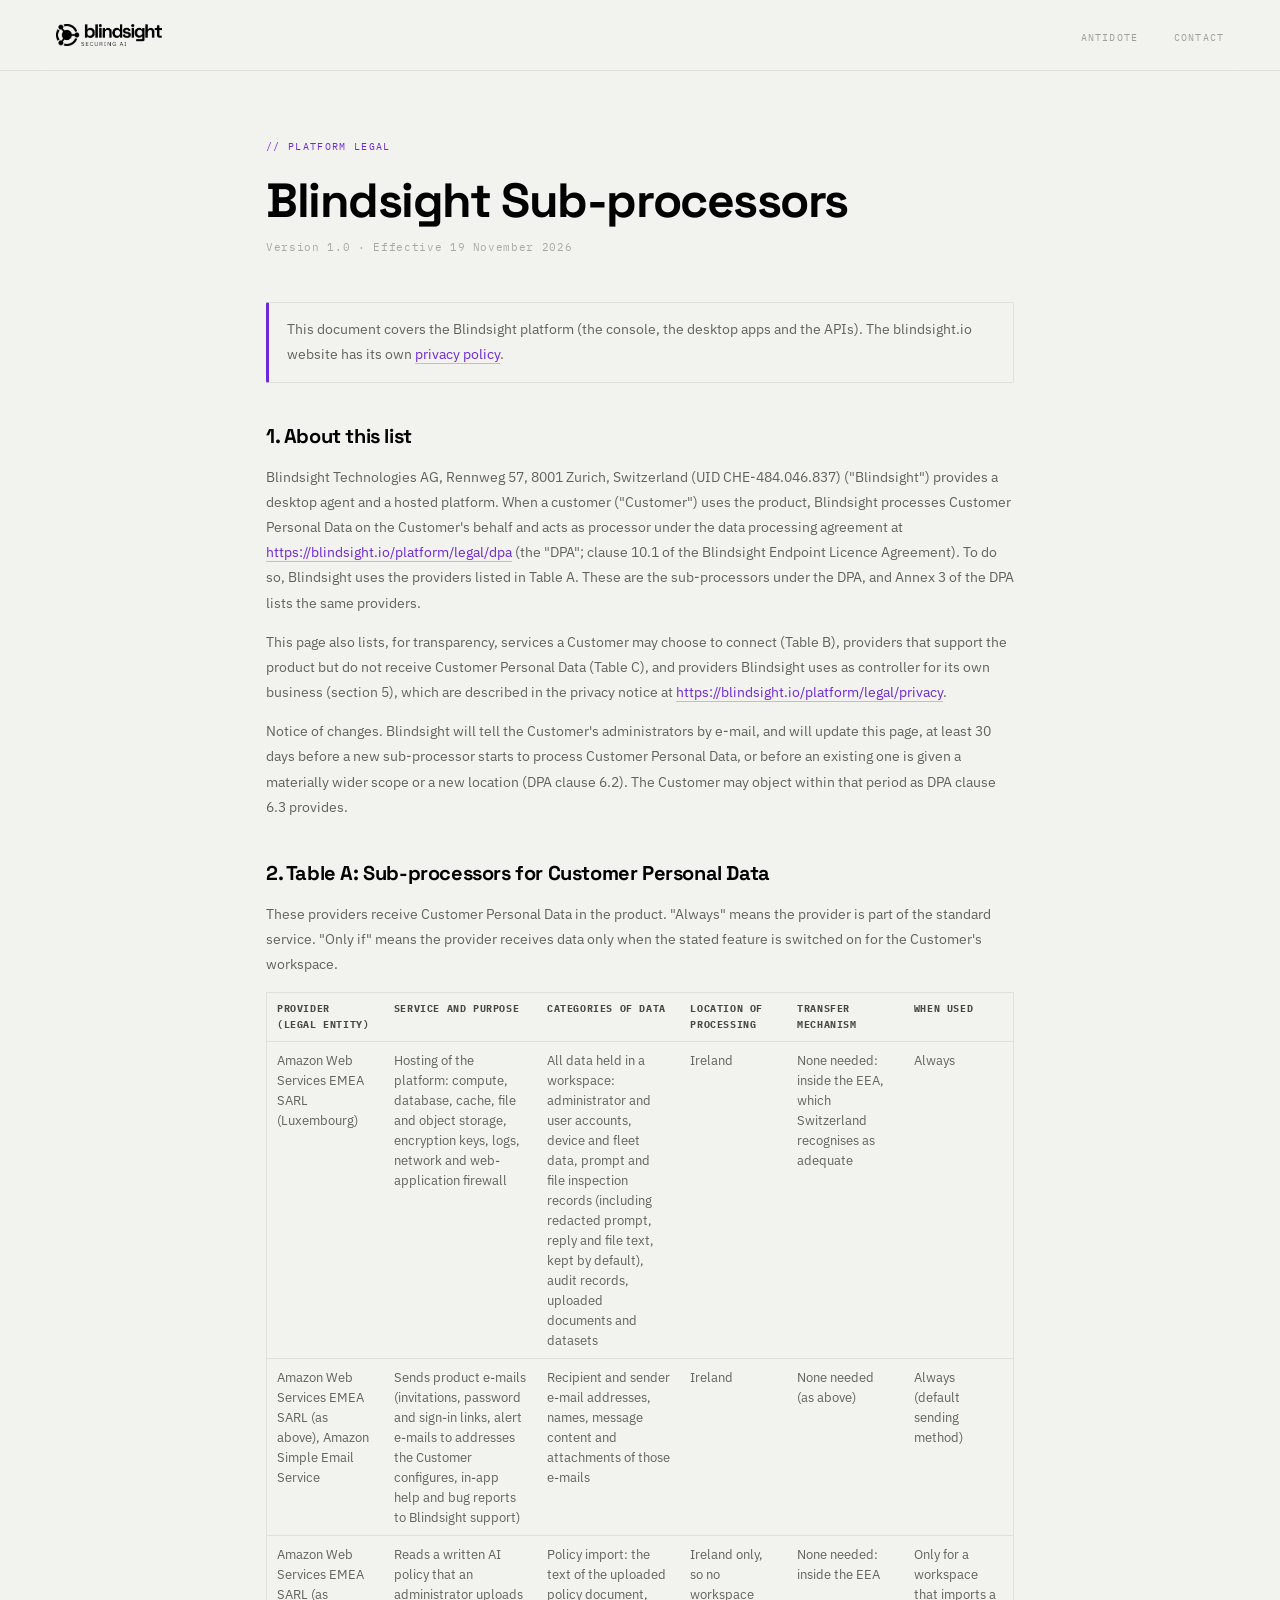
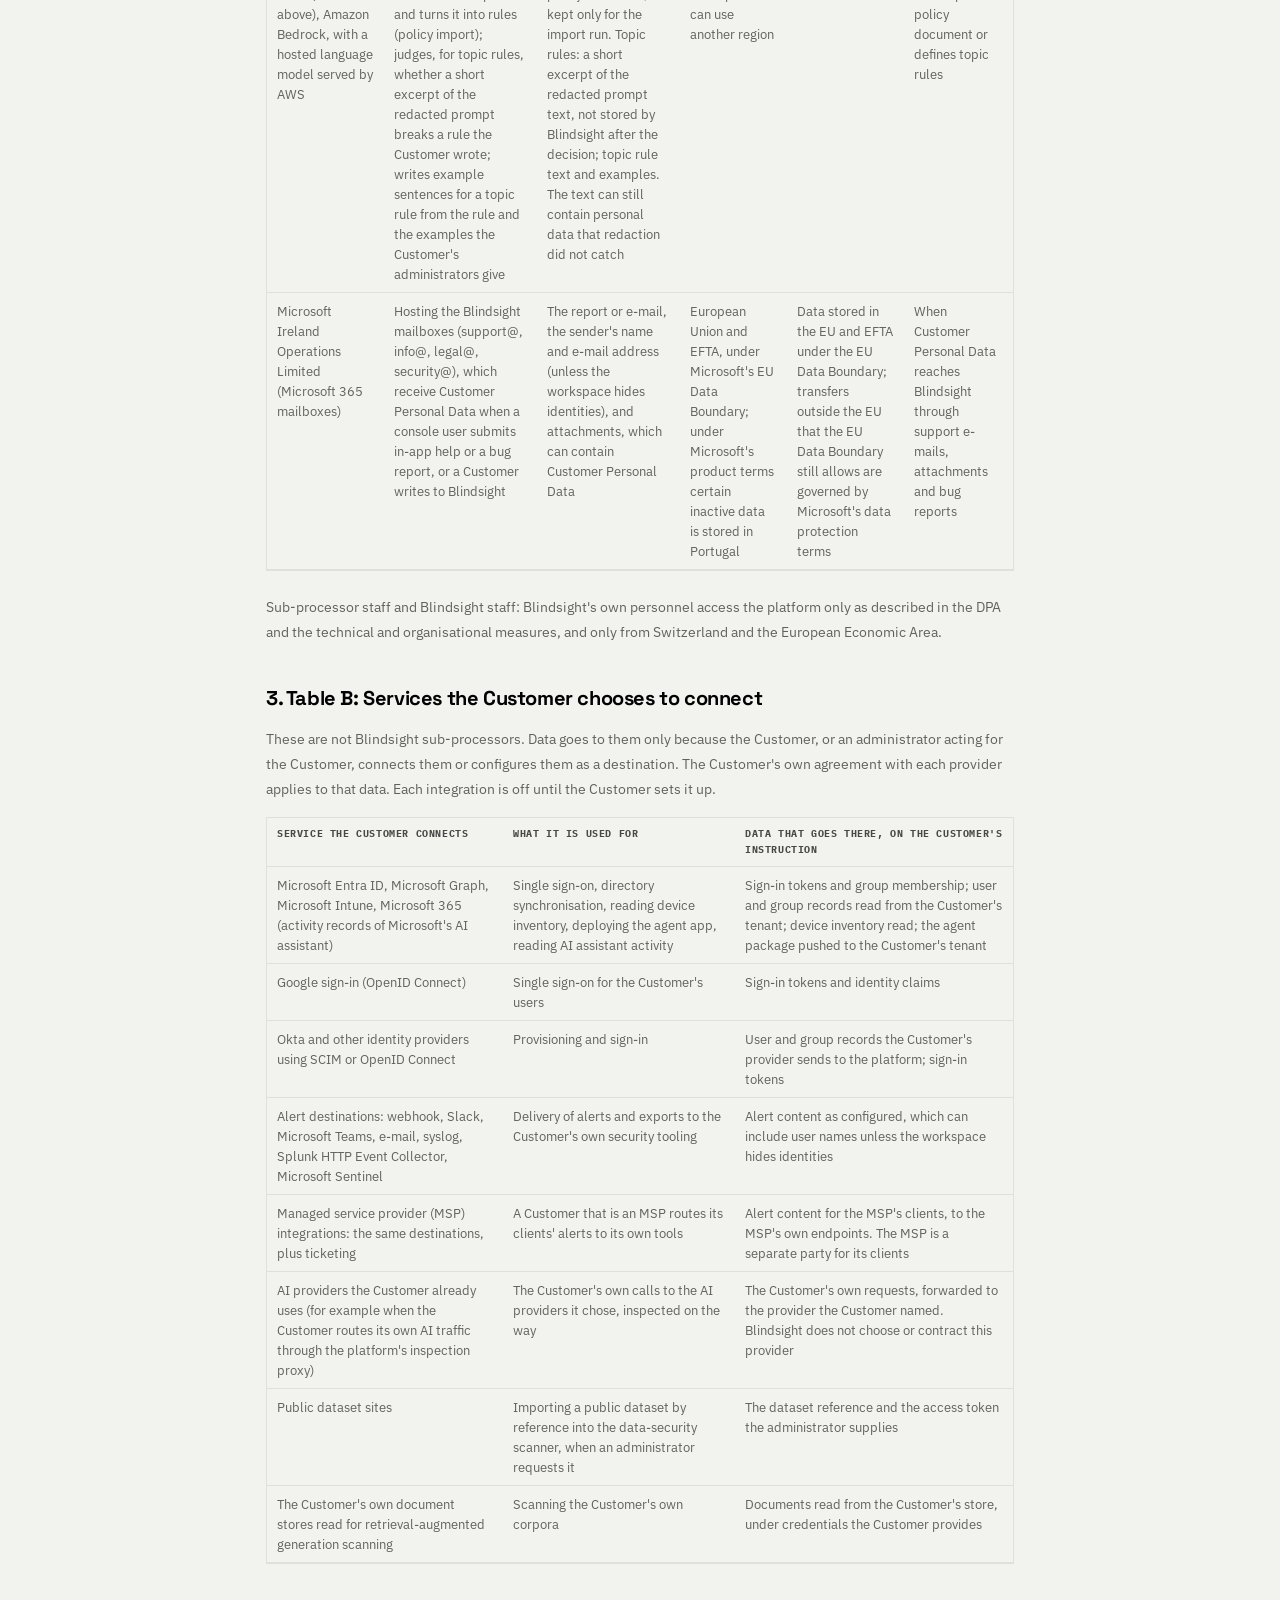
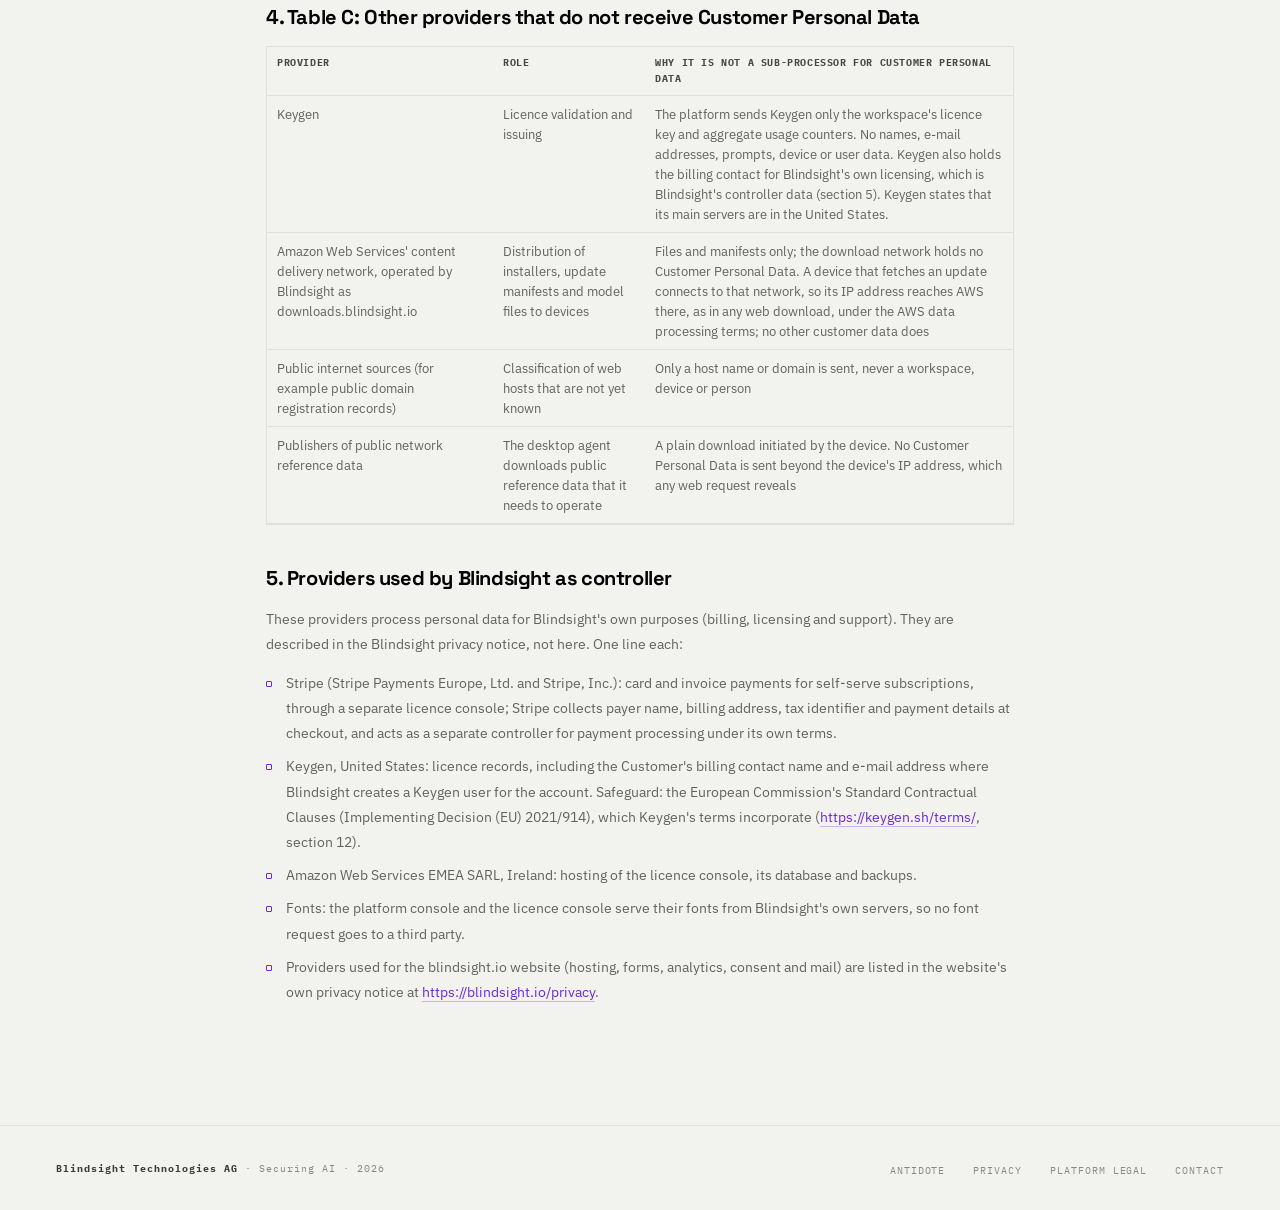
<file: platform/legal/subprocessors/index.html>
<!DOCTYPE html>
<html lang="en">
<head>
  <meta charset="UTF-8" />
  <meta name="viewport" content="width=device-width, initial-scale=1.0" />

  <!-- Google Analytics -->
  <script async src="https://www.googletagmanager.com/gtag/js?id=G-06PKBPMVBJ"></script>
  <script>
    window.dataLayer = window.dataLayer || [];
    function gtag(){dataLayer.push(arguments);}
    gtag('js', new Date());
    gtag('config', 'G-06PKBPMVBJ');
  </script>

  <title>Blindsight Sub-processors | Blindsight platform</title>
  <meta name="description" content="The providers Blindsight uses to process customer data." />
  <link rel="canonical" href="https://blindsight.io/platform/legal/subprocessors" />

  <!-- Favicon -->
  <link rel="icon" href="/assets/images/Emblem_B.png" type="image/png" />

  <!-- Fonts -->
  <link href="https://fonts.googleapis.com/css2?family=Space+Grotesk:wght@400;500;700&family=IBM+Plex+Mono:wght@400;700&family=IBM+Plex+Sans:wght@400;600;700&display=swap" rel="stylesheet" />

  <!-- Set theme before paint to avoid flash -->
  <script>
    document.documentElement.setAttribute('data-theme',
      window.matchMedia('(prefers-color-scheme: light)').matches ? 'light' : 'dark'
    );
  </script>

  <style>
    *, *::before, *::after { box-sizing: border-box; margin: 0; padding: 0; }

    :root {
      --mono: 'IBM Plex Mono', monospace;
      --sans: 'IBM Plex Sans', sans-serif;
      --display: 'Space Grotesk', sans-serif;
      --purple: #6D28D9;
      --transition-theme: background 0.45s ease, color 0.45s ease, border-color 0.45s ease;
    }

    [data-theme="dark"] {
      --bg: #020202;
      --text: #F8F8F8;
      --text-mid: #C5C5C5;
      --text-dim: #545454;
      --text-body: rgba(255,255,255,0.55);
      --text-intro: rgba(255,255,255,0.7);
      --text-heading-sub: rgba(255,255,255,0.9);
      --text-strong: rgba(255,255,255,0.8);
      --text-updated: rgba(255,255,255,0.3);
      --nav-bg: rgba(2,2,2,0.7);
      --nav-link: rgba(255,255,255,0.35);
      --nav-tagline: rgba(255,255,255,0.3);
      --border: rgba(255,255,255,0.05);
      --divider: rgba(255,255,255,0.06);
      --mobile-bg: rgba(2,2,2,0.96);
      --mobile-link: rgba(255,255,255,0.7);
      --hamburger: #F8F8F8;
    }

    [data-theme="light"] {
      --bg: #F2F2EF;
      --text: #020202;
      --text-mid: #3a3a3a;
      --text-dim: #888;
      --text-body: rgba(0,0,0,0.55);
      --text-intro: rgba(0,0,0,0.6);
      --text-heading-sub: rgba(0,0,0,0.8);
      --text-strong: rgba(0,0,0,0.7);
      --text-updated: rgba(0,0,0,0.3);
      --nav-bg: rgba(242,242,239,0.92);
      --nav-link: rgba(0,0,0,0.35);
      --nav-tagline: rgba(0,0,0,0.3);
      --border: rgba(0,0,0,0.08);
      --divider: rgba(0,0,0,0.08);
      --mobile-bg: rgba(242,242,239,0.96);
      --mobile-link: rgba(0,0,0,0.6);
      --hamburger: #020202;
    }

    html { scroll-behavior: smooth; }

    body {
      background: var(--bg);
      color: var(--text);
      font-family: var(--sans);
      font-size: 15.4px;
      min-height: 100vh;
      overflow-x: hidden;
      transition: var(--transition-theme);
    }

    /* ── NAV ── */
    nav {
      position: fixed; top: 0; left: 0; right: 0; z-index: 200;
      display: flex; align-items: center; justify-content: space-between;
      padding: 24px 56px;
      background: var(--nav-bg); backdrop-filter: blur(20px);
      border-bottom: 1px solid var(--border);
      transition: var(--transition-theme);
    }
    .nav-wordmark {
      font-family: var(--display); font-size: 18px; font-weight: 700;
      color: var(--text); text-decoration: none; letter-spacing: -0.02em;
      display: flex; align-items: center;
      transition: color 0.45s ease;
    }
    .nav-logo { height: 22px; width: auto; display: block; }
    .nav-logo-dark { display: block; }
    .nav-logo-light { display: none; }
    [data-theme="light"] .nav-logo-dark { display: none; }
    [data-theme="light"] .nav-logo-light { display: block; }
    .nav-tagline {
      font-family: var(--mono); font-size: 9px; letter-spacing: 0.22em;
      text-transform: uppercase; color: var(--nav-tagline);
      margin-left: 12px; transition: color 0.45s ease;
    }
    .nav-links { display: flex; align-items: center; gap: 36px; list-style: none; }
    .nav-links a {
      font-family: var(--mono); font-size: 9.5px; letter-spacing: 0.12em;
      text-transform: uppercase; color: var(--nav-link);
      text-decoration: none; transition: color 0.3s;
    }
    .nav-links a:hover { color: var(--text); }

    /* Hamburger */
    .hamburger {
      display: none; background: none; border: none; cursor: pointer;
      width: 28px; height: 20px; position: relative; z-index: 210;
      flex-direction: column; justify-content: space-between;
    }
    .hamburger span {
      display: block; width: 100%; height: 2px; background: var(--hamburger);
      transition: transform 0.3s ease, opacity 0.3s ease, background 0.45s ease;
    }
    .hamburger.open span:nth-child(1) { transform: translateY(9px) rotate(45deg); }
    .hamburger.open span:nth-child(2) { opacity: 0; }
    .hamburger.open span:nth-child(3) { transform: translateY(-9px) rotate(-45deg); }

    .mobile-menu {
      display: none; position: fixed; top: 0; left: 0; right: 0; bottom: 0;
      background: var(--mobile-bg); backdrop-filter: blur(20px);
      z-index: 199;
      flex-direction: column; align-items: center; justify-content: center; gap: 32px;
      transition: background 0.45s ease;
    }
    .mobile-menu.open { display: flex; }
    .mobile-menu a {
      font-family: var(--mono); font-size: 14px; letter-spacing: 0.14em;
      text-transform: uppercase; color: var(--mobile-link);
      text-decoration: none; transition: color 0.3s;
    }
    .mobile-menu a:hover { color: var(--text); }

    /* ── CONTENT ── */
    .pp-container {
      max-width: 780px;
      margin: 0 auto;
      padding: 140px 56px 80px;
    }

    .pp-tag {
      font-family: var(--mono); font-size: 9.5px;
      letter-spacing: 0.14em; text-transform: uppercase;
      color: var(--purple); margin-bottom: 20px;
    }

    .pp-title {
      font-family: var(--display); font-size: clamp(32px, 5vw, 48px);
      font-weight: 700; letter-spacing: -0.03em;
      line-height: 1.15; margin-bottom: 12px;
      color: var(--text); transition: color 0.45s ease;
    }

    .pp-updated {
      font-family: var(--mono); font-size: 11px;
      color: var(--text-updated); letter-spacing: 0.06em;
      margin-bottom: 48px; transition: color 0.45s ease;
    }

    .pp-intro {
      font-size: 15.4px; line-height: 1.75;
      color: var(--text-intro); margin-bottom: 48px;
      transition: color 0.45s ease;
    }

    .pp-section { margin-bottom: 40px; }

    .pp-section h2 {
      font-family: var(--display); font-size: 20px;
      font-weight: 700; letter-spacing: -0.02em;
      margin-bottom: 16px; color: var(--text);
      transition: color 0.45s ease;
    }

    .pp-section h3 {
      font-family: var(--display); font-size: 16px;
      font-weight: 700; letter-spacing: -0.01em;
      margin-bottom: 10px; color: var(--text-heading-sub);
      transition: color 0.45s ease;
    }

    .pp-section p {
      font-size: 14px; line-height: 1.8;
      color: var(--text-body); margin-bottom: 14px;
      transition: color 0.45s ease;
    }

    .pp-section ul { list-style: none; margin-bottom: 16px; padding: 0; }

    .pp-section ul li {
      font-size: 14px; line-height: 1.8;
      color: var(--text-body);
      padding-left: 20px; position: relative;
      margin-bottom: 10px; transition: color 0.45s ease;
    }

    .pp-section ul li::before {
      content: '';
      position: absolute; left: 0; top: 10px;
      width: 6px; height: 6px;
      border: 1px solid var(--purple);
      border-radius: 1px;
    }

    .pp-section strong {
      color: var(--text-strong); font-weight: 600;
      transition: color 0.45s ease;
    }

    .pp-divider {
      height: 1px;
      background: var(--divider);
      margin: 48px 0;
      transition: background 0.45s ease;
    }

    .pp-section a {
      color: var(--purple); text-decoration: none;
      border-bottom: 1px solid rgba(109,40,217,0.3);
      transition: border-color 0.2s;
    }
    .pp-section a:hover { border-color: var(--purple); }

    /* ── FOOTER ── */
    footer {
      padding: 32px 56px; background: var(--bg);
      border-top: 1px solid var(--border);
      display: flex; align-items: center; justify-content: space-between;
      position: relative; z-index: 1;
      transition: var(--transition-theme);
    }
    .footer-brand {
      font-family: var(--mono); font-size: 10px;
      letter-spacing: 0.1em; color: var(--text-dim);
      transition: color 0.45s ease;
    }
    .footer-brand strong { color: var(--text-mid); transition: color 0.45s ease; }
    .footer-links { display: flex; gap: 28px; list-style: none; }
    .footer-links a {
      font-family: var(--mono); font-size: 9.5px;
      letter-spacing: 0.1em; text-transform: uppercase;
      color: var(--text-dim); text-decoration: none; transition: color 0.2s;
    }
    .footer-links a:hover { color: var(--text-mid); }

    /* ── RESPONSIVE ── */
    @media (min-width: 1400px) {
      nav, footer {
        padding-left: calc((100vw - 1280px) / 2);
        padding-right: calc((100vw - 1280px) / 2);
      }
    }
    @media (max-width: 1100px) {
      nav { padding: 18px 28px; }
      .nav-links { display: none; }
      .hamburger { display: flex; }
      .pp-container { padding-left: 28px; padding-right: 28px; }
    }
    @media (max-width: 640px) {
      nav { padding: 14px 16px; }
      .nav-logo { height: 18px; }
      .nav-tagline { display: none; }
      .pp-container { padding: 100px 16px 56px; }
      footer { padding: 24px 16px; flex-direction: column; gap: 16px; text-align: center; }
      .footer-links { flex-wrap: wrap; justify-content: center; gap: 16px; }
    }
  
    /* ── PLATFORM LEGAL ── */
    .pp-container { max-width: 860px; }
    .pl-scope {
      font-size: 14px; line-height: 1.7; color: var(--text-intro);
      border: 1px solid var(--border); border-left: 3px solid var(--purple);
      padding: 14px 18px; margin: 0 0 40px; border-radius: 2px;
    }
    .pl-scope a { color: var(--purple); border-bottom: 1px solid rgba(109,40,217,0.3); text-decoration: none; }
    .pl-scope a:hover { border-color: var(--purple); }
    .pl-doc .pp-section p, .pl-doc .pp-section li, .pl-doc td, .pl-doc th { color: var(--text-intro); }
    .pl-doc p { font-size: 14px; line-height: 1.8; color: var(--text-intro); margin-bottom: 14px; overflow-wrap: anywhere; }
    .pl-doc p .ln { display: block; padding-left: 2.2em; text-indent: -2.2em; }
    .pl-doc p .ln:first-child { padding-left: 0; text-indent: 0; }
    .pl-doc h2 { font-family: var(--display); font-size: 20px; font-weight: 700; letter-spacing: -0.02em; margin: 40px 0 16px; color: var(--text); }
    .pl-doc h3 { font-family: var(--display); font-size: 16px; font-weight: 700; margin: 28px 0 10px; color: var(--text-heading-sub); }
    .pl-doc h2.clause { font-size: 17px; margin-top: 36px; }
    .pl-doc ul { list-style: none; margin: 0 0 16px; padding: 0; }
    .pl-doc ul li { font-size: 14px; line-height: 1.8; color: var(--text-intro); padding-left: 20px; position: relative; margin-bottom: 8px; overflow-wrap: anywhere; }
    .pl-doc ul li::before { content: ''; position: absolute; left: 0; top: 10px; width: 6px; height: 6px; border: 1px solid var(--purple); border-radius: 1px; }
    .pl-doc ol { margin: 0 0 16px 22px; padding: 0; }
    .pl-doc ol li { font-size: 14px; line-height: 1.8; color: var(--text-intro); margin-bottom: 8px; }
    .pl-doc strong { color: var(--text-strong); font-weight: 600; }
    .pl-doc a { color: var(--purple); text-decoration: none; border-bottom: 1px solid rgba(109,40,217,0.3); }
    .pl-doc a:hover { border-color: var(--purple); }
    .pl-doc code { font-family: var(--mono); font-size: 12.5px; }
    .pl-doc hr { border: 0; height: 1px; background: var(--divider); margin: 40px 0; }
    .pl-doc pre.pl-notice { font-family: var(--mono); font-size: 11.5px; line-height: 1.6; color: var(--text-intro); white-space: pre-wrap; overflow-wrap: anywhere; border: 1px solid var(--border); padding: 14px 16px; margin: 0 0 24px; }
    .pl-tablewrap { overflow-x: auto; margin: 0 0 24px; border: 1px solid var(--border); }
    .pl-doc table { border-collapse: collapse; width: 100%; min-width: 640px; font-size: 12.5px; line-height: 1.6; }
    .pl-doc th, .pl-doc td { text-align: left; vertical-align: top; padding: 8px 10px; border-bottom: 1px solid var(--divider); }
    .pl-doc th { font-family: var(--mono); font-size: 10px; letter-spacing: 0.06em; text-transform: uppercase; color: var(--text-strong); }
    .pl-index { list-style: none; margin: 0; padding: 0; }
    .pl-index li { border-top: 1px solid var(--divider); }
    .pl-index li:last-child { border-bottom: 1px solid var(--divider); }
    .pl-doc .pl-index li { padding-left: 0; margin-bottom: 0; }
    .pl-doc .pl-index li::before { display: none; }
    .pl-index a { display: block; padding: 20px 4px; text-decoration: none; border: 0; }
    .pl-index a:hover .pl-name { color: var(--purple); }
    .pl-name { display: block; font-family: var(--display); font-size: 18px; font-weight: 700; color: var(--text); letter-spacing: -0.02em; }
    .pl-desc { display: block; font-size: 14px; line-height: 1.6; color: var(--text-intro); margin-top: 4px; }
    .pl-meta { display: block; font-family: var(--mono); font-size: 11px; color: var(--text-updated); margin-top: 6px; letter-spacing: 0.04em; }
    .pl-raw { font-family: var(--mono); font-size: 11px; letter-spacing: 0.04em; margin: 0 0 32px; color: var(--text-updated); }
    .pl-raw a { color: var(--purple); }
    .pl-skip { position: absolute; left: -999px; }
    .pl-skip:focus { left: 8px; top: 8px; z-index: 300; background: var(--bg); color: var(--text); padding: 8px 12px; }
    @media print {
      :root, [data-theme="dark"], [data-theme="light"] {
        --bg: #fff; --text: #000; --text-mid: #222; --text-dim: #444; --text-body: #111; --text-intro: #111;
        --text-heading-sub: #000; --text-strong: #000; --text-updated: #333; --border: #bbb; --divider: #bbb; --purple: #000;
      }
      body { background: #fff; color: #000; font-size: 11pt; }
      nav, .mobile-menu, footer, .pl-raw, .pl-skip { display: none !important; }
      .pp-container { max-width: none; padding: 0; }
      .pl-scope { border: 1px solid #000; border-left: 3px solid #000; }
      .pl-doc p, .pl-doc ul li, .pl-doc ol li, .pl-doc td, .pl-doc th { font-size: 10.5pt; color: #000; }
      .pl-doc a, .pl-scope a { color: #000; border: 0; text-decoration: underline; }
      .pl-doc h2, .pl-doc h3 { break-after: avoid; }
      .pl-doc p, .pl-doc li, .pl-doc tr { break-inside: avoid; }
      .pl-tablewrap { overflow: visible; border: 0; }
      .pl-doc pre.pl-notice { font-size: 8.5pt; color: #000; border: 1px solid #888; }
      .pl-doc table { min-width: 0; font-size: 9pt; }
      .pl-doc th, .pl-doc td { border: 1px solid #888; }
      .pl-print-url { display: block !important; }
    }
    .pl-print-url { display: none; font-family: var(--mono); font-size: 10pt; margin-bottom: 16px; }
  </style>
</head>
<body>
<a class="pl-skip" href="#main">Skip to the document</a>

<!-- NAV -->
<nav>
  <div style="display:flex;align-items:center;">
    <a href="/" class="nav-wordmark">
      <img src="/assets/images/LOGO_Primary_W.png" alt="Blindsight" class="nav-logo nav-logo-dark" />
      <img src="/assets/images/LOGO_Primary_B.png" alt="Blindsight" class="nav-logo nav-logo-light" />
    </a>
  </div>
  <ul class="nav-links">
    <li><a href="/antidote/">Antidote</a></li>
    <li><a href="mailto:info@blindsight.io">Contact</a></li>
  </ul>
  <button class="hamburger" id="hamburger" aria-label="Open menu">
    <span></span><span></span><span></span>
  </button>
</nav>
<div class="mobile-menu" id="mobile-menu">
  <a href="/antidote/">Antidote</a>
  <a href="mailto:info@blindsight.io">Contact</a>
</div>

<!-- CONTENT -->
<main id="main" class="pp-container pl-doc">
  <div class="pp-tag">// Platform legal</div>
  <h1 class="pp-title">Blindsight Sub-processors</h1>
  <div class="pp-updated">Version 1.0 &middot; Effective 19 November 2026</div>
  <p class="pl-print-url">blindsight.io/platform/legal/subprocessors</p>
  <p class="pl-scope">This document covers the Blindsight platform (the console, the desktop apps and the APIs). The blindsight.io website has its own <a href="/privacy-policy/">privacy policy</a>.</p>
    <div class="pp-section">
<h2>1. About this list</h2>
<p><span class="ln">Blindsight Technologies AG, Rennweg 57, 8001 Zurich, Switzerland (UID CHE-484.046.837) ("Blindsight") provides a desktop agent and a hosted platform. When a customer ("Customer") uses the product, Blindsight processes Customer Personal Data on the Customer's behalf and acts as processor under the data processing agreement at <a href="/platform/legal/dpa/">https://blindsight.io/platform/legal/dpa</a> (the "DPA"; clause 10.1 of the Blindsight Endpoint Licence Agreement). To do so, Blindsight uses the providers listed in Table A. These are the sub-processors under the DPA, and Annex 3 of the DPA lists the same providers.</span></p>
<p><span class="ln">This page also lists, for transparency, services a Customer may choose to connect (Table B), providers that support the product but do not receive Customer Personal Data (Table C), and providers Blindsight uses as controller for its own business (section 5), which are described in the privacy notice at <a href="/platform/legal/privacy/">https://blindsight.io/platform/legal/privacy</a>.</span></p>
<p><span class="ln">Notice of changes. Blindsight will tell the Customer's administrators by e-mail, and will update this page, at least 30 days before a new sub-processor starts to process Customer Personal Data, or before an existing one is given a materially wider scope or a new location (DPA clause 6.2). The Customer may object within that period as DPA clause 6.3 provides.</span></p>
<h2>2. Table A: Sub-processors for Customer Personal Data</h2>
<p><span class="ln">These providers receive Customer Personal Data in the product. "Always" means the provider is part of the standard service. "Only if" means the provider receives data only when the stated feature is switched on for the Customer's workspace.</span></p>
<div class="pl-tablewrap" tabindex="0" role="region" aria-label="Table"><table>
<thead><tr><th scope="col">Provider (legal entity)</th><th scope="col">Service and purpose</th><th scope="col">Categories of data</th><th scope="col">Location of processing</th><th scope="col">Transfer mechanism</th><th scope="col">When used</th></tr></thead>
<tbody>
<tr><td>Amazon Web Services EMEA SARL (Luxembourg)</td><td>Hosting of the platform: compute, database, cache, file and object storage, encryption keys, logs, network and web-application firewall</td><td>All data held in a workspace: administrator and user accounts, device and fleet data, prompt and file inspection records (including redacted prompt, reply and file text, kept by default), audit records, uploaded documents and datasets</td><td>Ireland</td><td>None needed: inside the EEA, which Switzerland recognises as adequate</td><td>Always</td></tr>
<tr><td>Amazon Web Services EMEA SARL (as above), Amazon Simple Email Service</td><td>Sends product e-mails (invitations, password and sign-in links, alert e-mails to addresses the Customer configures, in-app help and bug reports to Blindsight support)</td><td>Recipient and sender e-mail addresses, names, message content and attachments of those e-mails</td><td>Ireland</td><td>None needed (as above)</td><td>Always (default sending method)</td></tr>
<tr><td>Amazon Web Services EMEA SARL (as above), Amazon Bedrock, with a hosted language model served by AWS</td><td>Reads a written AI policy that an administrator uploads and turns it into rules (policy import); judges, for topic rules, whether a short excerpt of the redacted prompt breaks a rule the Customer wrote; writes example sentences for a topic rule from the rule and the examples the Customer's administrators give</td><td>Policy import: the text of the uploaded policy document, kept only for the import run. Topic rules: a short excerpt of the redacted prompt text, not stored by Blindsight after the decision; topic rule text and examples. The text can still contain personal data that redaction did not catch</td><td>Ireland only, so no workspace can use another region</td><td>None needed: inside the EEA</td><td>Only for a workspace that imports a policy document or defines topic rules</td></tr>
<tr><td>Microsoft Ireland Operations Limited (Microsoft 365 mailboxes)</td><td>Hosting the Blindsight mailboxes (support@, info@, legal@, security@), which receive Customer Personal Data when a console user submits in-app help or a bug report, or a Customer writes to Blindsight</td><td>The report or e-mail, the sender's name and e-mail address (unless the workspace hides identities), and attachments, which can contain Customer Personal Data</td><td>European Union and EFTA, under Microsoft's EU Data Boundary; under Microsoft's product terms certain inactive data is stored in Portugal</td><td>Data stored in the EU and EFTA under the EU Data Boundary; transfers outside the EU that the EU Data Boundary still allows are governed by Microsoft's data protection terms</td><td>When Customer Personal Data reaches Blindsight through support e-mails, attachments and bug reports</td></tr>
</tbody></table></div>
<p><span class="ln">Sub-processor staff and Blindsight staff: Blindsight's own personnel access the platform only as described in the DPA and the technical and organisational measures, and only from Switzerland and the European Economic Area.</span></p>
<h2>3. Table B: Services the Customer chooses to connect</h2>
<p><span class="ln">These are not Blindsight sub-processors. Data goes to them only because the Customer, or an administrator acting for the Customer, connects them or configures them as a destination. The Customer's own agreement with each provider applies to that data. Each integration is off until the Customer sets it up.</span></p>
<div class="pl-tablewrap" tabindex="0" role="region" aria-label="Table"><table>
<thead><tr><th scope="col">Service the Customer connects</th><th scope="col">What it is used for</th><th scope="col">Data that goes there, on the Customer's instruction</th></tr></thead>
<tbody>
<tr><td>Microsoft Entra ID, Microsoft Graph, Microsoft Intune, Microsoft 365 (activity records of Microsoft's AI assistant)</td><td>Single sign-on, directory synchronisation, reading device inventory, deploying the agent app, reading AI assistant activity</td><td>Sign-in tokens and group membership; user and group records read from the Customer's tenant; device inventory read; the agent package pushed to the Customer's tenant</td></tr>
<tr><td>Google sign-in (OpenID Connect)</td><td>Single sign-on for the Customer's users</td><td>Sign-in tokens and identity claims</td></tr>
<tr><td>Okta and other identity providers using SCIM or OpenID Connect</td><td>Provisioning and sign-in</td><td>User and group records the Customer's provider sends to the platform; sign-in tokens</td></tr>
<tr><td>Alert destinations: webhook, Slack, Microsoft Teams, e-mail, syslog, Splunk HTTP Event Collector, Microsoft Sentinel</td><td>Delivery of alerts and exports to the Customer's own security tooling</td><td>Alert content as configured, which can include user names unless the workspace hides identities</td></tr>
<tr><td>Managed service provider (MSP) integrations: the same destinations, plus ticketing</td><td>A Customer that is an MSP routes its clients' alerts to its own tools</td><td>Alert content for the MSP's clients, to the MSP's own endpoints. The MSP is a separate party for its clients</td></tr>
<tr><td>AI providers the Customer already uses (for example when the Customer routes its own AI traffic through the platform's inspection proxy)</td><td>The Customer's own calls to the AI providers it chose, inspected on the way</td><td>The Customer's own requests, forwarded to the provider the Customer named. Blindsight does not choose or contract this provider</td></tr>
<tr><td>Public dataset sites</td><td>Importing a public dataset by reference into the data-security scanner, when an administrator requests it</td><td>The dataset reference and the access token the administrator supplies</td></tr>
<tr><td>The Customer's own document stores read for retrieval-augmented generation scanning</td><td>Scanning the Customer's own corpora</td><td>Documents read from the Customer's store, under credentials the Customer provides</td></tr>
</tbody></table></div>
<h2>4. Table C: Other providers that do not receive Customer Personal Data</h2>
<div class="pl-tablewrap" tabindex="0" role="region" aria-label="Table"><table>
<thead><tr><th scope="col">Provider</th><th scope="col">Role</th><th scope="col">Why it is not a sub-processor for Customer Personal Data</th></tr></thead>
<tbody>
<tr><td>Keygen</td><td>Licence validation and issuing</td><td>The platform sends Keygen only the workspace's licence key and aggregate usage counters. No names, e-mail addresses, prompts, device or user data. Keygen also holds the billing contact for Blindsight's own licensing, which is Blindsight's controller data (section 5). Keygen states that its main servers are in the United States.</td></tr>
<tr><td>Amazon Web Services' content delivery network, operated by Blindsight as downloads.blindsight.io</td><td>Distribution of installers, update manifests and model files to devices</td><td>Files and manifests only; the download network holds no Customer Personal Data. A device that fetches an update connects to that network, so its IP address reaches AWS there, as in any web download, under the AWS data processing terms; no other customer data does</td></tr>
<tr><td>Public internet sources (for example public domain registration records)</td><td>Classification of web hosts that are not yet known</td><td>Only a host name or domain is sent, never a workspace, device or person</td></tr>
<tr><td>Publishers of public network reference data</td><td>The desktop agent downloads public reference data that it needs to operate</td><td>A plain download initiated by the device. No Customer Personal Data is sent beyond the device's IP address, which any web request reveals</td></tr>
</tbody></table></div>
<h2>5. Providers used by Blindsight as controller</h2>
<p><span class="ln">These providers process personal data for Blindsight's own purposes (billing, licensing and support). They are described in the Blindsight privacy notice, not here. One line each:</span></p>
<ul>
<li>Stripe (Stripe Payments Europe, Ltd. and Stripe, Inc.): card and invoice payments for self-serve subscriptions, through a separate licence console; Stripe collects payer name, billing address, tax identifier and payment details at checkout, and acts as a separate controller for payment processing under its own terms.</li>
<li>Keygen, United States: licence records, including the Customer's billing contact name and e-mail address where Blindsight creates a Keygen user for the account. Safeguard: the European Commission's Standard Contractual Clauses (Implementing Decision (EU) 2021/914), which Keygen's terms incorporate (<a href="https://keygen.sh/terms/">https://keygen.sh/terms/</a>, section 12).</li>
<li>Amazon Web Services EMEA SARL, Ireland: hosting of the licence console, its database and backups.</li>
<li>Fonts: the platform console and the licence console serve their fonts from Blindsight's own servers, so no font request goes to a third party.</li>
<li>Providers used for the blindsight.io website (hosting, forms, analytics, consent and mail) are listed in the website's own privacy notice at <a href="/privacy-policy/">https://blindsight.io/privacy</a>.</li>
</ul>
  </div>
</main>

<!-- FOOTER -->
<footer>
  <span class="footer-brand"><strong>Blindsight Technologies AG</strong> · Securing AI · 2026</span>
  <ul class="footer-links">
    <li><a href="/antidote/">Antidote</a></li>
    <li><a href="/privacy-policy/">Privacy</a></li>
    <li><a href="/platform/legal/">Platform legal</a></li>
    <li><a href="mailto:info@blindsight.io">Contact</a></li>
  </ul>
</footer>

<script>
  const hamburger = document.getElementById('hamburger');
  const mobileMenu = document.getElementById('mobile-menu');
  hamburger.addEventListener('click', () => {
    hamburger.classList.toggle('open');
    mobileMenu.classList.toggle('open');
  });

  // Live OS preference listener
  window.matchMedia('(prefers-color-scheme: light)').addEventListener('change', (e) => {
    document.documentElement.setAttribute('data-theme', e.matches ? 'light' : 'dark');
  });
</script>
</body>
</html>
</file>
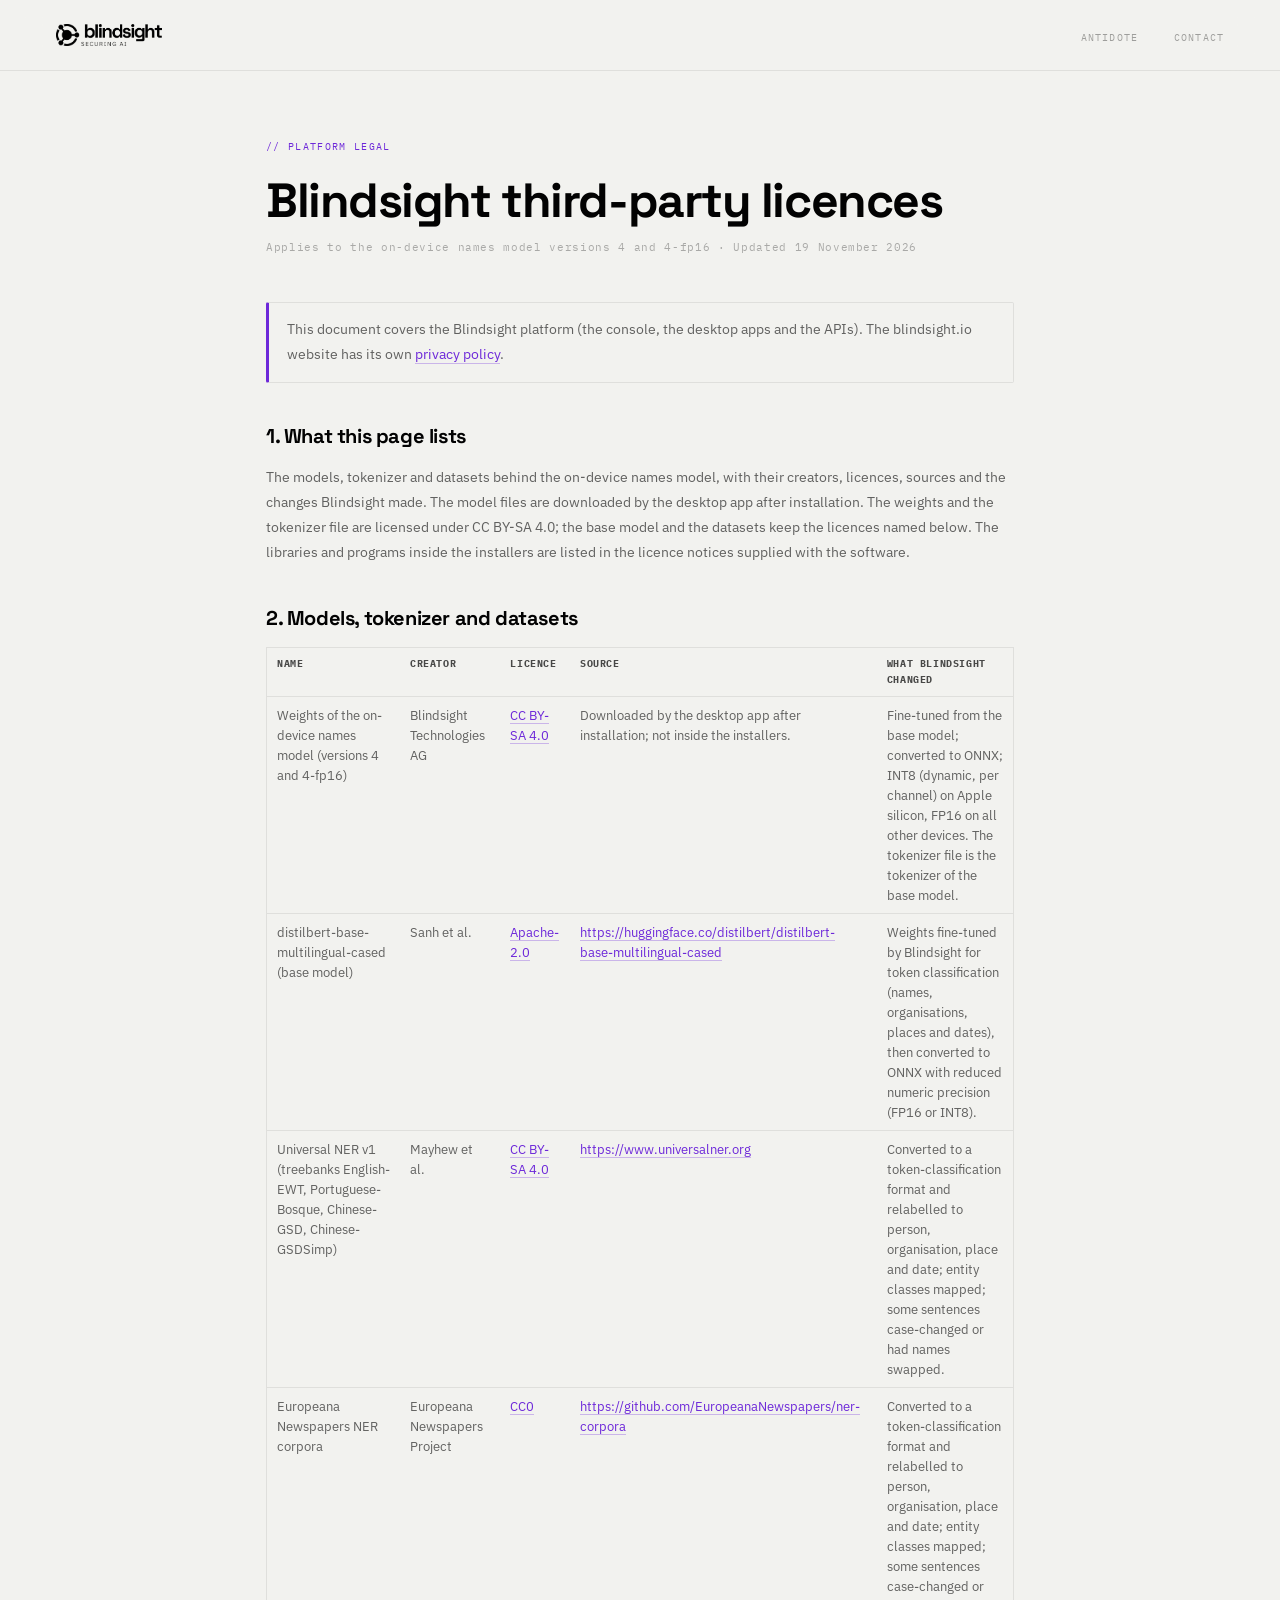
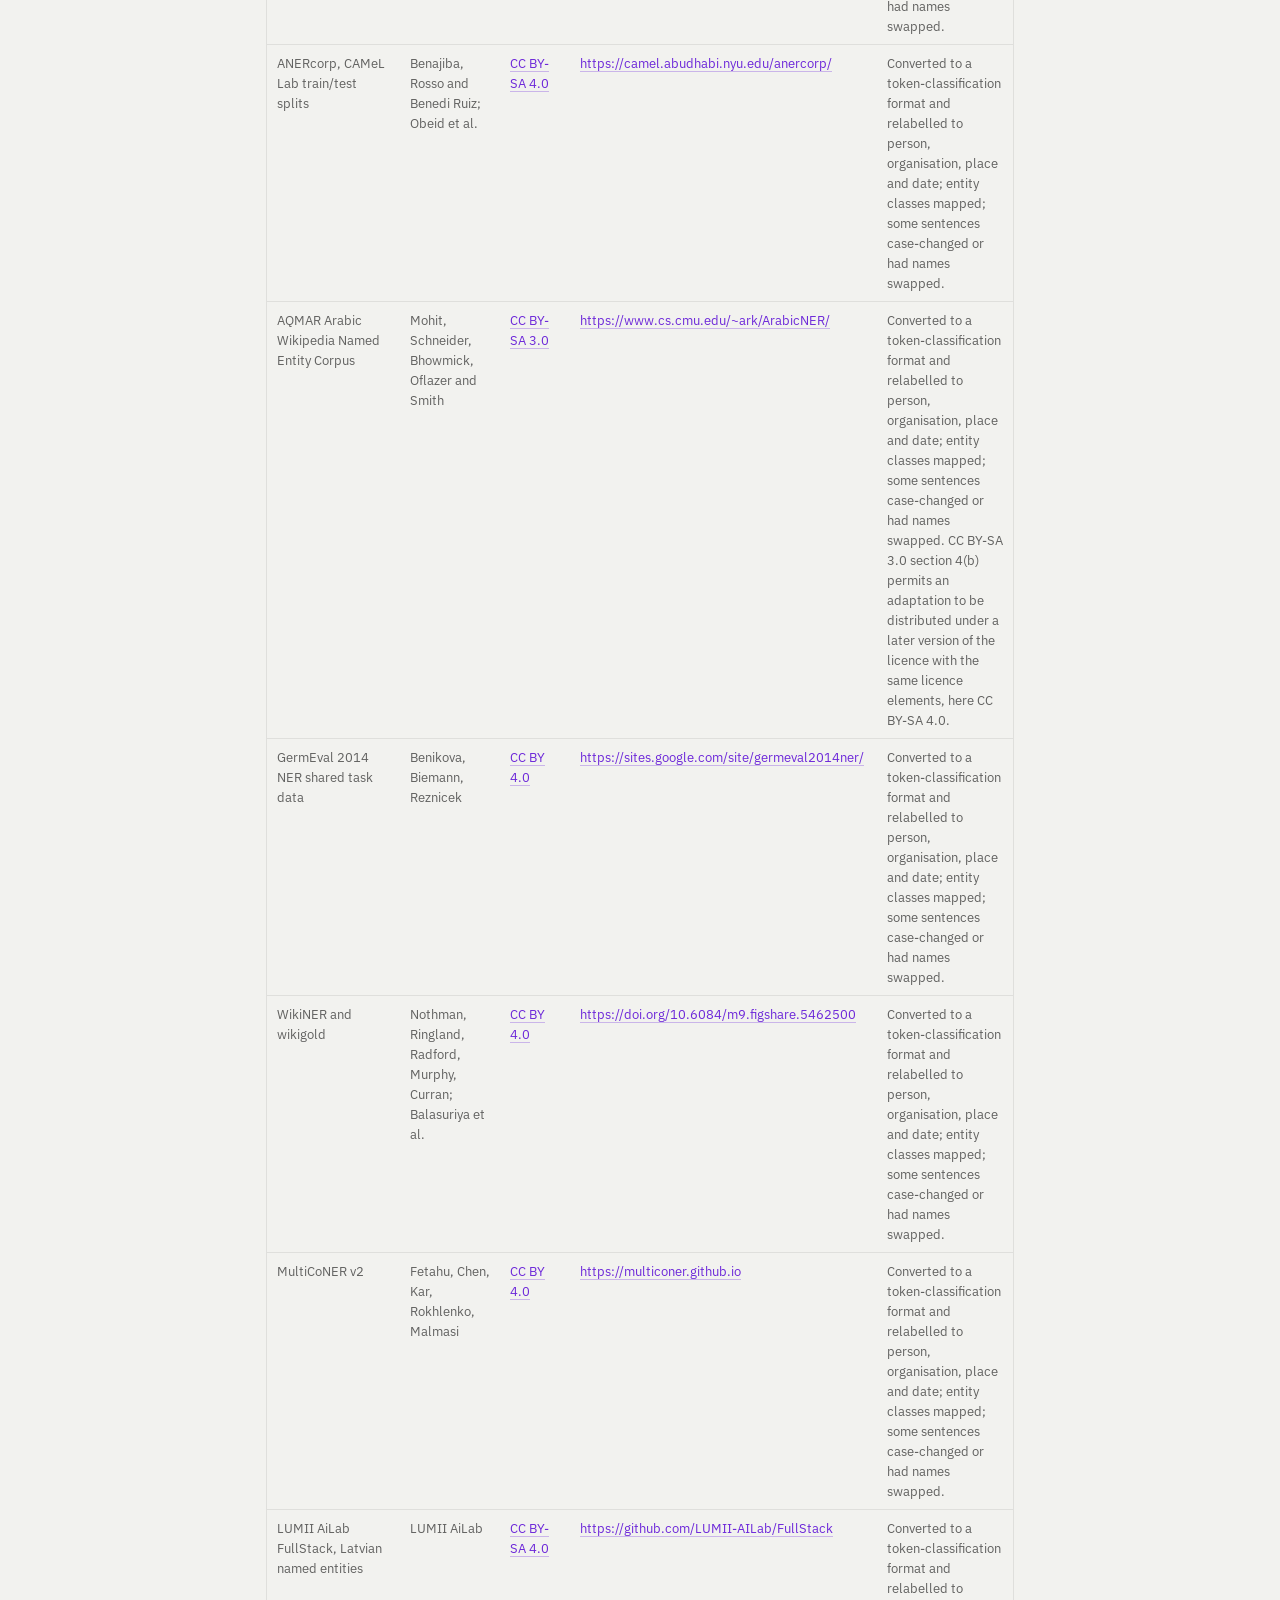
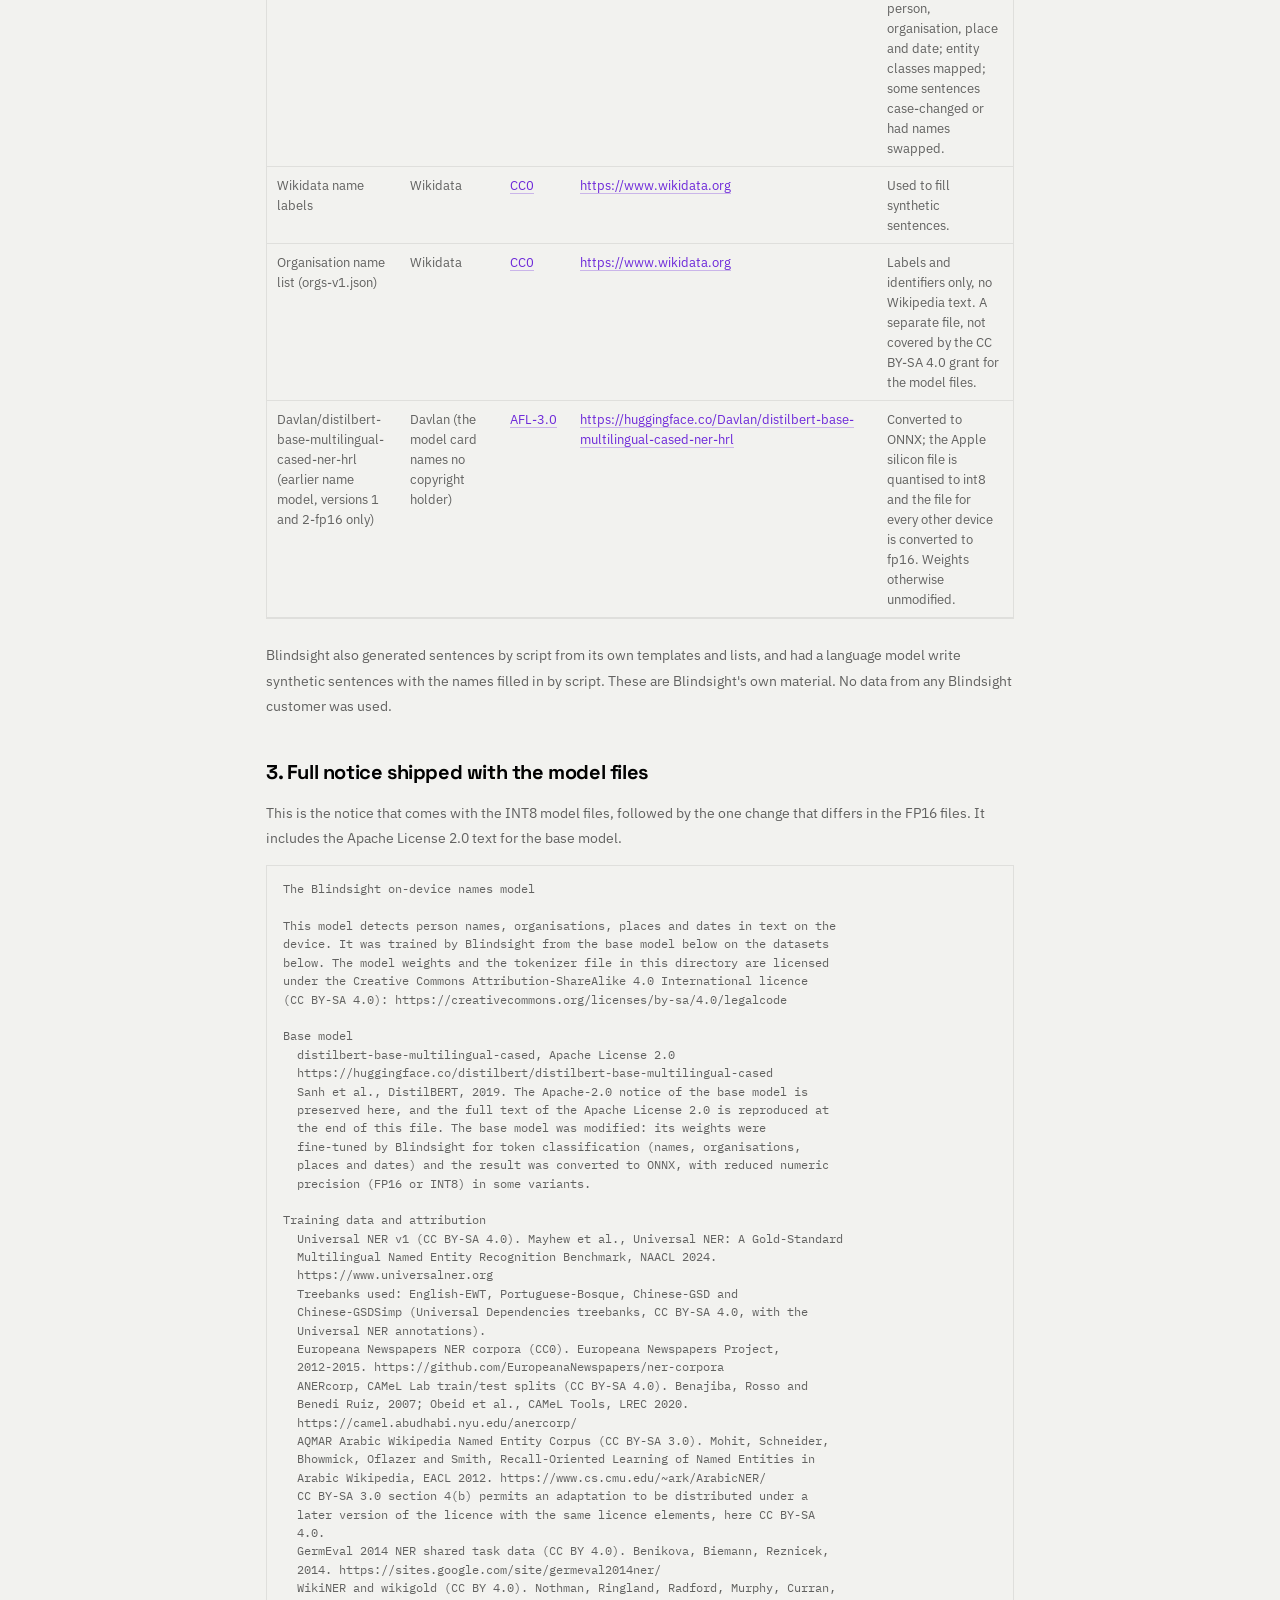
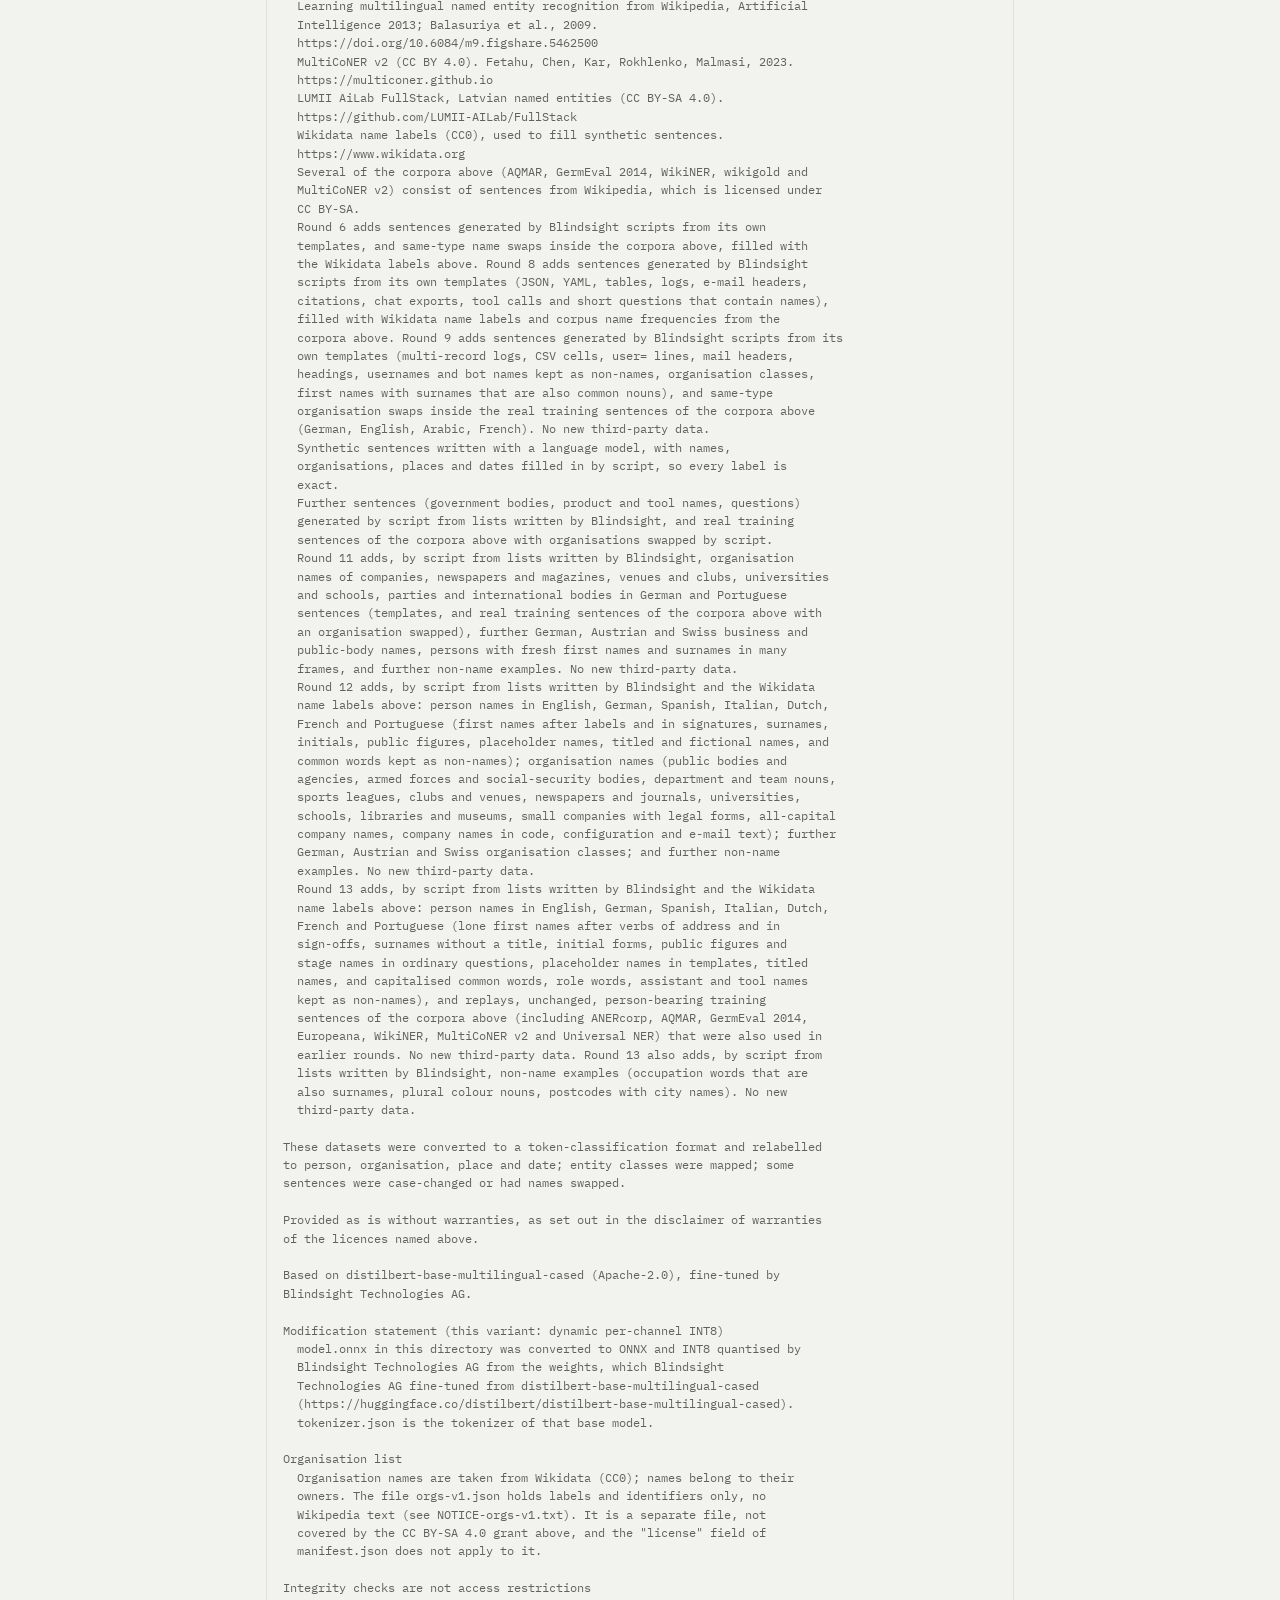
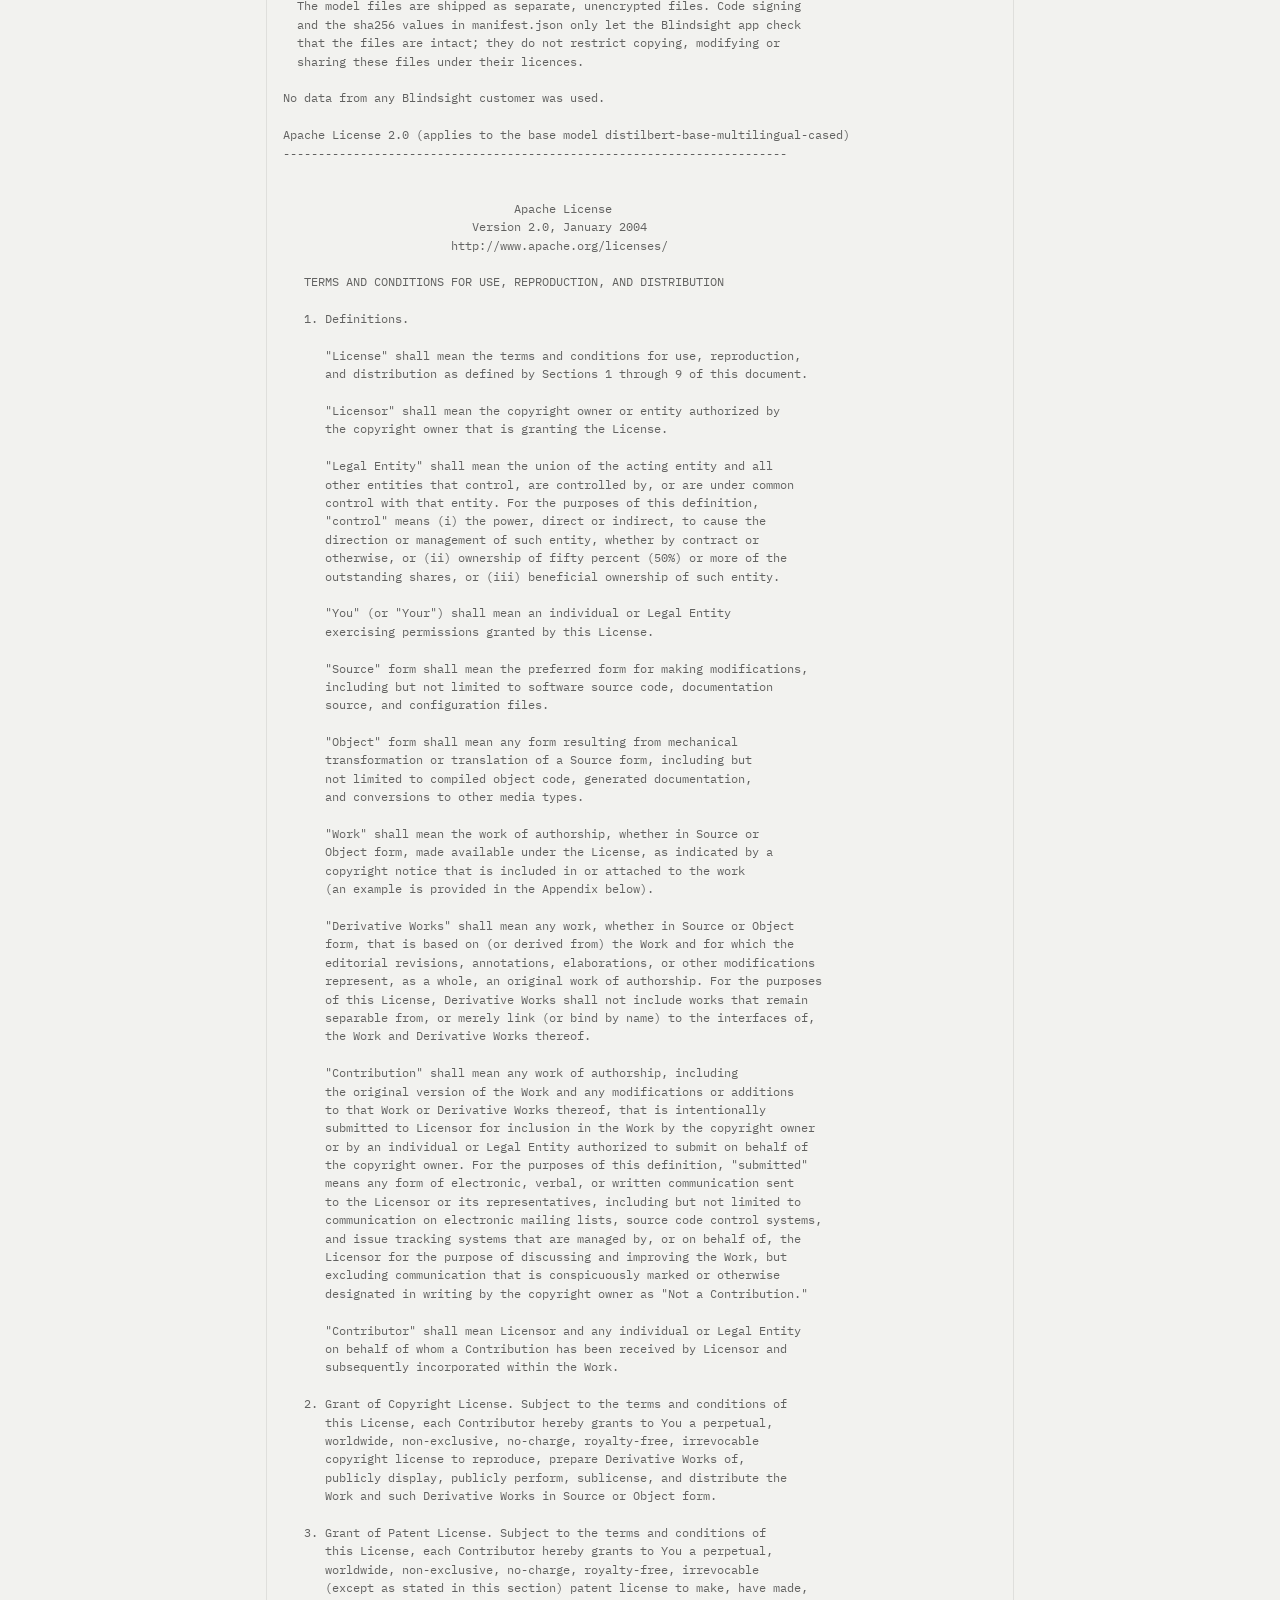
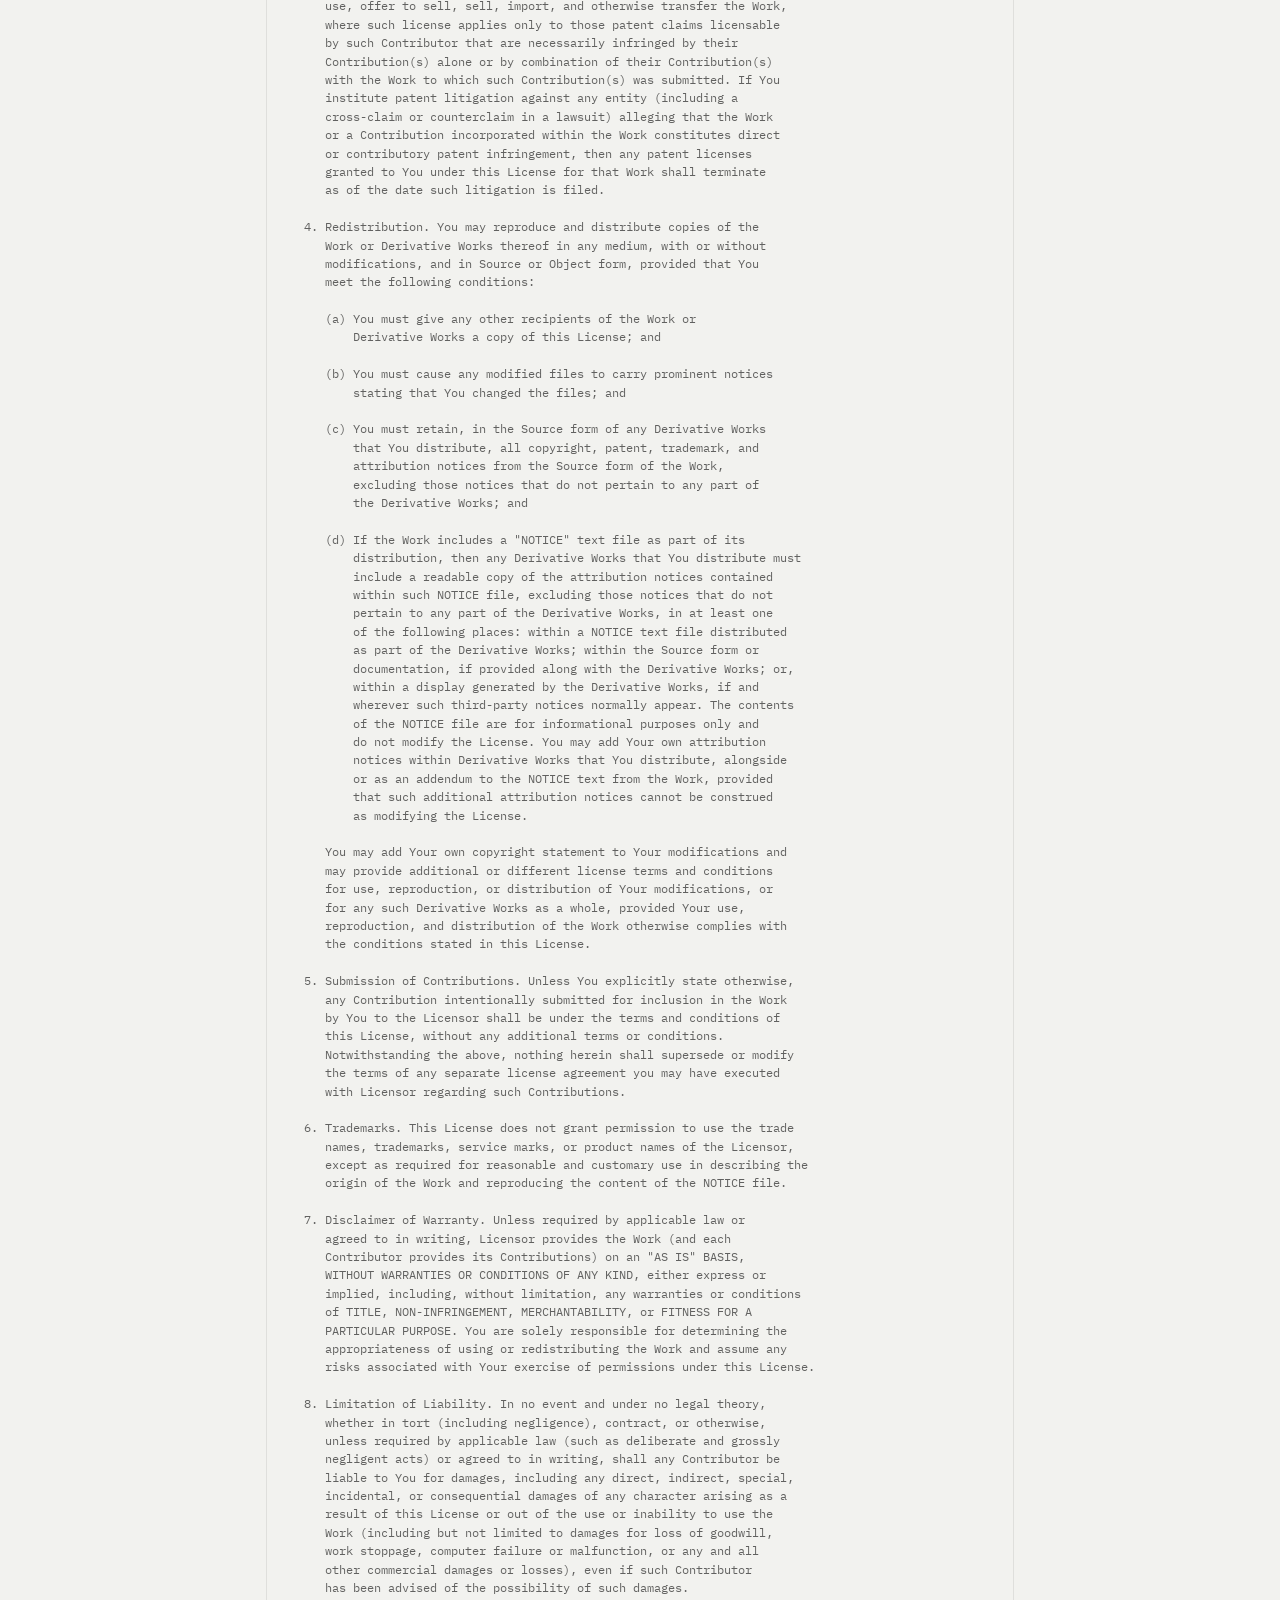
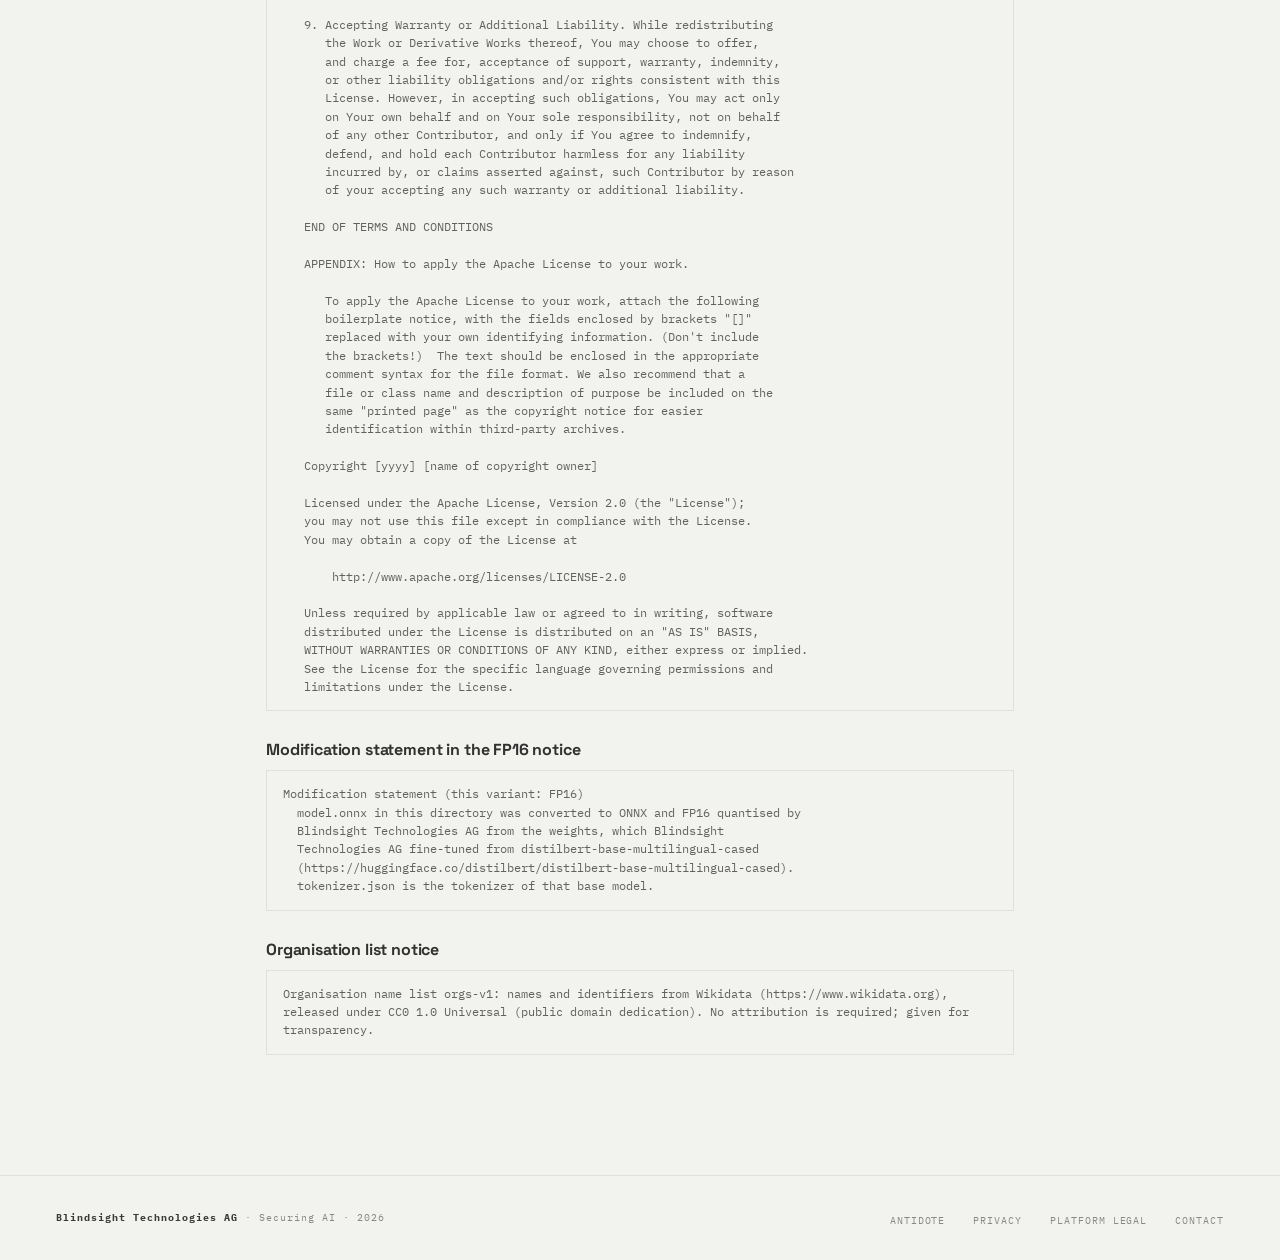
<file: platform/legal/third-party/index.html>
<!DOCTYPE html>
<html lang="en">
<head>
  <meta charset="UTF-8" />
  <meta name="viewport" content="width=device-width, initial-scale=1.0" />

  <!-- Google Analytics -->
  <script async src="https://www.googletagmanager.com/gtag/js?id=G-06PKBPMVBJ"></script>
  <script>
    window.dataLayer = window.dataLayer || [];
    function gtag(){dataLayer.push(arguments);}
    gtag('js', new Date());
    gtag('config', 'G-06PKBPMVBJ');
  </script>

  <title>Blindsight third-party licences | Blindsight platform</title>
  <meta name="description" content="Models, tokenizer and datasets behind the Blindsight on-device names model, with creators, licences, sources and changes." />
  <link rel="canonical" href="https://blindsight.io/platform/legal/third-party" />

  <!-- Favicon -->
  <link rel="icon" href="/assets/images/Emblem_B.png" type="image/png" />

  <!-- Fonts -->
  <link href="https://fonts.googleapis.com/css2?family=Space+Grotesk:wght@400;500;700&family=IBM+Plex+Mono:wght@400;700&family=IBM+Plex+Sans:wght@400;600;700&display=swap" rel="stylesheet" />

  <!-- Set theme before paint to avoid flash -->
  <script>
    document.documentElement.setAttribute('data-theme',
      window.matchMedia('(prefers-color-scheme: light)').matches ? 'light' : 'dark'
    );
  </script>

  <style>
    *, *::before, *::after { box-sizing: border-box; margin: 0; padding: 0; }

    :root {
      --mono: 'IBM Plex Mono', monospace;
      --sans: 'IBM Plex Sans', sans-serif;
      --display: 'Space Grotesk', sans-serif;
      --purple: #6D28D9;
      --transition-theme: background 0.45s ease, color 0.45s ease, border-color 0.45s ease;
    }

    [data-theme="dark"] {
      --bg: #020202;
      --text: #F8F8F8;
      --text-mid: #C5C5C5;
      --text-dim: #545454;
      --text-body: rgba(255,255,255,0.55);
      --text-intro: rgba(255,255,255,0.7);
      --text-heading-sub: rgba(255,255,255,0.9);
      --text-strong: rgba(255,255,255,0.8);
      --text-updated: rgba(255,255,255,0.3);
      --nav-bg: rgba(2,2,2,0.7);
      --nav-link: rgba(255,255,255,0.35);
      --nav-tagline: rgba(255,255,255,0.3);
      --border: rgba(255,255,255,0.05);
      --divider: rgba(255,255,255,0.06);
      --mobile-bg: rgba(2,2,2,0.96);
      --mobile-link: rgba(255,255,255,0.7);
      --hamburger: #F8F8F8;
    }

    [data-theme="light"] {
      --bg: #F2F2EF;
      --text: #020202;
      --text-mid: #3a3a3a;
      --text-dim: #888;
      --text-body: rgba(0,0,0,0.55);
      --text-intro: rgba(0,0,0,0.6);
      --text-heading-sub: rgba(0,0,0,0.8);
      --text-strong: rgba(0,0,0,0.7);
      --text-updated: rgba(0,0,0,0.3);
      --nav-bg: rgba(242,242,239,0.92);
      --nav-link: rgba(0,0,0,0.35);
      --nav-tagline: rgba(0,0,0,0.3);
      --border: rgba(0,0,0,0.08);
      --divider: rgba(0,0,0,0.08);
      --mobile-bg: rgba(242,242,239,0.96);
      --mobile-link: rgba(0,0,0,0.6);
      --hamburger: #020202;
    }

    html { scroll-behavior: smooth; }

    body {
      background: var(--bg);
      color: var(--text);
      font-family: var(--sans);
      font-size: 15.4px;
      min-height: 100vh;
      overflow-x: hidden;
      transition: var(--transition-theme);
    }

    /* ── NAV ── */
    nav {
      position: fixed; top: 0; left: 0; right: 0; z-index: 200;
      display: flex; align-items: center; justify-content: space-between;
      padding: 24px 56px;
      background: var(--nav-bg); backdrop-filter: blur(20px);
      border-bottom: 1px solid var(--border);
      transition: var(--transition-theme);
    }
    .nav-wordmark {
      font-family: var(--display); font-size: 18px; font-weight: 700;
      color: var(--text); text-decoration: none; letter-spacing: -0.02em;
      display: flex; align-items: center;
      transition: color 0.45s ease;
    }
    .nav-logo { height: 22px; width: auto; display: block; }
    .nav-logo-dark { display: block; }
    .nav-logo-light { display: none; }
    [data-theme="light"] .nav-logo-dark { display: none; }
    [data-theme="light"] .nav-logo-light { display: block; }
    .nav-tagline {
      font-family: var(--mono); font-size: 9px; letter-spacing: 0.22em;
      text-transform: uppercase; color: var(--nav-tagline);
      margin-left: 12px; transition: color 0.45s ease;
    }
    .nav-links { display: flex; align-items: center; gap: 36px; list-style: none; }
    .nav-links a {
      font-family: var(--mono); font-size: 9.5px; letter-spacing: 0.12em;
      text-transform: uppercase; color: var(--nav-link);
      text-decoration: none; transition: color 0.3s;
    }
    .nav-links a:hover { color: var(--text); }

    /* Hamburger */
    .hamburger {
      display: none; background: none; border: none; cursor: pointer;
      width: 28px; height: 20px; position: relative; z-index: 210;
      flex-direction: column; justify-content: space-between;
    }
    .hamburger span {
      display: block; width: 100%; height: 2px; background: var(--hamburger);
      transition: transform 0.3s ease, opacity 0.3s ease, background 0.45s ease;
    }
    .hamburger.open span:nth-child(1) { transform: translateY(9px) rotate(45deg); }
    .hamburger.open span:nth-child(2) { opacity: 0; }
    .hamburger.open span:nth-child(3) { transform: translateY(-9px) rotate(-45deg); }

    .mobile-menu {
      display: none; position: fixed; top: 0; left: 0; right: 0; bottom: 0;
      background: var(--mobile-bg); backdrop-filter: blur(20px);
      z-index: 199;
      flex-direction: column; align-items: center; justify-content: center; gap: 32px;
      transition: background 0.45s ease;
    }
    .mobile-menu.open { display: flex; }
    .mobile-menu a {
      font-family: var(--mono); font-size: 14px; letter-spacing: 0.14em;
      text-transform: uppercase; color: var(--mobile-link);
      text-decoration: none; transition: color 0.3s;
    }
    .mobile-menu a:hover { color: var(--text); }

    /* ── CONTENT ── */
    .pp-container {
      max-width: 780px;
      margin: 0 auto;
      padding: 140px 56px 80px;
    }

    .pp-tag {
      font-family: var(--mono); font-size: 9.5px;
      letter-spacing: 0.14em; text-transform: uppercase;
      color: var(--purple); margin-bottom: 20px;
    }

    .pp-title {
      font-family: var(--display); font-size: clamp(32px, 5vw, 48px);
      font-weight: 700; letter-spacing: -0.03em;
      line-height: 1.15; margin-bottom: 12px;
      color: var(--text); transition: color 0.45s ease;
    }

    .pp-updated {
      font-family: var(--mono); font-size: 11px;
      color: var(--text-updated); letter-spacing: 0.06em;
      margin-bottom: 48px; transition: color 0.45s ease;
    }

    .pp-intro {
      font-size: 15.4px; line-height: 1.75;
      color: var(--text-intro); margin-bottom: 48px;
      transition: color 0.45s ease;
    }

    .pp-section { margin-bottom: 40px; }

    .pp-section h2 {
      font-family: var(--display); font-size: 20px;
      font-weight: 700; letter-spacing: -0.02em;
      margin-bottom: 16px; color: var(--text);
      transition: color 0.45s ease;
    }

    .pp-section h3 {
      font-family: var(--display); font-size: 16px;
      font-weight: 700; letter-spacing: -0.01em;
      margin-bottom: 10px; color: var(--text-heading-sub);
      transition: color 0.45s ease;
    }

    .pp-section p {
      font-size: 14px; line-height: 1.8;
      color: var(--text-body); margin-bottom: 14px;
      transition: color 0.45s ease;
    }

    .pp-section ul { list-style: none; margin-bottom: 16px; padding: 0; }

    .pp-section ul li {
      font-size: 14px; line-height: 1.8;
      color: var(--text-body);
      padding-left: 20px; position: relative;
      margin-bottom: 10px; transition: color 0.45s ease;
    }

    .pp-section ul li::before {
      content: '';
      position: absolute; left: 0; top: 10px;
      width: 6px; height: 6px;
      border: 1px solid var(--purple);
      border-radius: 1px;
    }

    .pp-section strong {
      color: var(--text-strong); font-weight: 600;
      transition: color 0.45s ease;
    }

    .pp-divider {
      height: 1px;
      background: var(--divider);
      margin: 48px 0;
      transition: background 0.45s ease;
    }

    .pp-section a {
      color: var(--purple); text-decoration: none;
      border-bottom: 1px solid rgba(109,40,217,0.3);
      transition: border-color 0.2s;
    }
    .pp-section a:hover { border-color: var(--purple); }

    /* ── FOOTER ── */
    footer {
      padding: 32px 56px; background: var(--bg);
      border-top: 1px solid var(--border);
      display: flex; align-items: center; justify-content: space-between;
      position: relative; z-index: 1;
      transition: var(--transition-theme);
    }
    .footer-brand {
      font-family: var(--mono); font-size: 10px;
      letter-spacing: 0.1em; color: var(--text-dim);
      transition: color 0.45s ease;
    }
    .footer-brand strong { color: var(--text-mid); transition: color 0.45s ease; }
    .footer-links { display: flex; gap: 28px; list-style: none; }
    .footer-links a {
      font-family: var(--mono); font-size: 9.5px;
      letter-spacing: 0.1em; text-transform: uppercase;
      color: var(--text-dim); text-decoration: none; transition: color 0.2s;
    }
    .footer-links a:hover { color: var(--text-mid); }

    /* ── RESPONSIVE ── */
    @media (min-width: 1400px) {
      nav, footer {
        padding-left: calc((100vw - 1280px) / 2);
        padding-right: calc((100vw - 1280px) / 2);
      }
    }
    @media (max-width: 1100px) {
      nav { padding: 18px 28px; }
      .nav-links { display: none; }
      .hamburger { display: flex; }
      .pp-container { padding-left: 28px; padding-right: 28px; }
    }
    @media (max-width: 640px) {
      nav { padding: 14px 16px; }
      .nav-logo { height: 18px; }
      .nav-tagline { display: none; }
      .pp-container { padding: 100px 16px 56px; }
      footer { padding: 24px 16px; flex-direction: column; gap: 16px; text-align: center; }
      .footer-links { flex-wrap: wrap; justify-content: center; gap: 16px; }
    }
  
    /* ── PLATFORM LEGAL ── */
    .pp-container { max-width: 860px; }
    .pl-scope {
      font-size: 14px; line-height: 1.7; color: var(--text-intro);
      border: 1px solid var(--border); border-left: 3px solid var(--purple);
      padding: 14px 18px; margin: 0 0 40px; border-radius: 2px;
    }
    .pl-scope a { color: var(--purple); border-bottom: 1px solid rgba(109,40,217,0.3); text-decoration: none; }
    .pl-scope a:hover { border-color: var(--purple); }
    .pl-doc .pp-section p, .pl-doc .pp-section li, .pl-doc td, .pl-doc th { color: var(--text-intro); }
    .pl-doc p { font-size: 14px; line-height: 1.8; color: var(--text-intro); margin-bottom: 14px; overflow-wrap: anywhere; }
    .pl-doc p .ln { display: block; padding-left: 2.2em; text-indent: -2.2em; }
    .pl-doc p .ln:first-child { padding-left: 0; text-indent: 0; }
    .pl-doc h2 { font-family: var(--display); font-size: 20px; font-weight: 700; letter-spacing: -0.02em; margin: 40px 0 16px; color: var(--text); }
    .pl-doc h3 { font-family: var(--display); font-size: 16px; font-weight: 700; margin: 28px 0 10px; color: var(--text-heading-sub); }
    .pl-doc h2.clause { font-size: 17px; margin-top: 36px; }
    .pl-doc ul { list-style: none; margin: 0 0 16px; padding: 0; }
    .pl-doc ul li { font-size: 14px; line-height: 1.8; color: var(--text-intro); padding-left: 20px; position: relative; margin-bottom: 8px; overflow-wrap: anywhere; }
    .pl-doc ul li::before { content: ''; position: absolute; left: 0; top: 10px; width: 6px; height: 6px; border: 1px solid var(--purple); border-radius: 1px; }
    .pl-doc ol { margin: 0 0 16px 22px; padding: 0; }
    .pl-doc ol li { font-size: 14px; line-height: 1.8; color: var(--text-intro); margin-bottom: 8px; }
    .pl-doc strong { color: var(--text-strong); font-weight: 600; }
    .pl-doc a { color: var(--purple); text-decoration: none; border-bottom: 1px solid rgba(109,40,217,0.3); }
    .pl-doc a:hover { border-color: var(--purple); }
    .pl-doc code { font-family: var(--mono); font-size: 12.5px; }
    .pl-doc hr { border: 0; height: 1px; background: var(--divider); margin: 40px 0; }
    .pl-doc pre.pl-notice { font-family: var(--mono); font-size: 11.5px; line-height: 1.6; color: var(--text-intro); white-space: pre-wrap; overflow-wrap: anywhere; border: 1px solid var(--border); padding: 14px 16px; margin: 0 0 24px; }
    .pl-tablewrap { overflow-x: auto; margin: 0 0 24px; border: 1px solid var(--border); }
    .pl-doc table { border-collapse: collapse; width: 100%; min-width: 640px; font-size: 12.5px; line-height: 1.6; }
    .pl-doc th, .pl-doc td { text-align: left; vertical-align: top; padding: 8px 10px; border-bottom: 1px solid var(--divider); }
    .pl-doc th { font-family: var(--mono); font-size: 10px; letter-spacing: 0.06em; text-transform: uppercase; color: var(--text-strong); }
    .pl-index { list-style: none; margin: 0; padding: 0; }
    .pl-index li { border-top: 1px solid var(--divider); }
    .pl-index li:last-child { border-bottom: 1px solid var(--divider); }
    .pl-doc .pl-index li { padding-left: 0; margin-bottom: 0; }
    .pl-doc .pl-index li::before { display: none; }
    .pl-index a { display: block; padding: 20px 4px; text-decoration: none; border: 0; }
    .pl-index a:hover .pl-name { color: var(--purple); }
    .pl-name { display: block; font-family: var(--display); font-size: 18px; font-weight: 700; color: var(--text); letter-spacing: -0.02em; }
    .pl-desc { display: block; font-size: 14px; line-height: 1.6; color: var(--text-intro); margin-top: 4px; }
    .pl-meta { display: block; font-family: var(--mono); font-size: 11px; color: var(--text-updated); margin-top: 6px; letter-spacing: 0.04em; }
    .pl-raw { font-family: var(--mono); font-size: 11px; letter-spacing: 0.04em; margin: 0 0 32px; color: var(--text-updated); }
    .pl-raw a { color: var(--purple); }
    .pl-skip { position: absolute; left: -999px; }
    .pl-skip:focus { left: 8px; top: 8px; z-index: 300; background: var(--bg); color: var(--text); padding: 8px 12px; }
    @media print {
      :root, [data-theme="dark"], [data-theme="light"] {
        --bg: #fff; --text: #000; --text-mid: #222; --text-dim: #444; --text-body: #111; --text-intro: #111;
        --text-heading-sub: #000; --text-strong: #000; --text-updated: #333; --border: #bbb; --divider: #bbb; --purple: #000;
      }
      body { background: #fff; color: #000; font-size: 11pt; }
      nav, .mobile-menu, footer, .pl-raw, .pl-skip { display: none !important; }
      .pp-container { max-width: none; padding: 0; }
      .pl-scope { border: 1px solid #000; border-left: 3px solid #000; }
      .pl-doc p, .pl-doc ul li, .pl-doc ol li, .pl-doc td, .pl-doc th { font-size: 10.5pt; color: #000; }
      .pl-doc a, .pl-scope a { color: #000; border: 0; text-decoration: underline; }
      .pl-doc h2, .pl-doc h3 { break-after: avoid; }
      .pl-doc p, .pl-doc li, .pl-doc tr { break-inside: avoid; }
      .pl-tablewrap { overflow: visible; border: 0; }
      .pl-doc pre.pl-notice { font-size: 8.5pt; color: #000; border: 1px solid #888; }
      .pl-doc table { min-width: 0; font-size: 9pt; }
      .pl-doc th, .pl-doc td { border: 1px solid #888; }
      .pl-print-url { display: block !important; }
    }
    .pl-print-url { display: none; font-family: var(--mono); font-size: 10pt; margin-bottom: 16px; }
  </style>
</head>
<body>
<a class="pl-skip" href="#main">Skip to the document</a>

<!-- NAV -->
<nav>
  <div style="display:flex;align-items:center;">
    <a href="/" class="nav-wordmark">
      <img src="/assets/images/LOGO_Primary_W.png" alt="Blindsight" class="nav-logo nav-logo-dark" />
      <img src="/assets/images/LOGO_Primary_B.png" alt="Blindsight" class="nav-logo nav-logo-light" />
    </a>
  </div>
  <ul class="nav-links">
    <li><a href="/antidote/">Antidote</a></li>
    <li><a href="mailto:info@blindsight.io">Contact</a></li>
  </ul>
  <button class="hamburger" id="hamburger" aria-label="Open menu">
    <span></span><span></span><span></span>
  </button>
</nav>
<div class="mobile-menu" id="mobile-menu">
  <a href="/antidote/">Antidote</a>
  <a href="mailto:info@blindsight.io">Contact</a>
</div>

<!-- CONTENT -->
<main id="main" class="pp-container pl-doc">
  <div class="pp-tag">// Platform legal</div>
  <h1 class="pp-title">Blindsight third-party licences</h1>
  <div class="pp-updated">Applies to the on-device names model versions 4 and 4-fp16 &middot; Updated 19 November 2026</div>
  <p class="pl-print-url">blindsight.io/platform/legal/third-party</p>
  <p class="pl-scope">This document covers the Blindsight platform (the console, the desktop apps and the APIs). The blindsight.io website has its own <a href="/privacy-policy/">privacy policy</a>.</p>
  <div class="pp-section">
<h2>1. What this page lists</h2>
<p>The models, tokenizer and datasets behind the on-device names model, with their creators, licences, sources and the changes Blindsight made. The model files are downloaded by the desktop app after installation. The weights and the tokenizer file are licensed under CC BY-SA 4.0; the base model and the datasets keep the licences named below. The libraries and programs inside the installers are listed in the licence notices supplied with the software.</p>
<h2>2. Models, tokenizer and datasets</h2>
<div class="pl-tablewrap" tabindex="0" role="region" aria-label="Models, tokenizer and datasets"><table>
<thead><tr><th scope="col">Name</th><th scope="col">Creator</th><th scope="col">Licence</th><th scope="col">Source</th><th scope="col">What Blindsight changed</th></tr></thead>
<tbody>
<tr><td>Weights of the on-device names model (versions 4 and 4-fp16)</td><td>Blindsight Technologies AG</td><td><a href="https://creativecommons.org/licenses/by-sa/4.0/legalcode">CC BY-SA 4.0</a></td><td>Downloaded by the desktop app after installation; not inside the installers.</td><td>Fine-tuned from the base model; converted to ONNX; INT8 (dynamic, per channel) on Apple silicon, FP16 on all other devices. The tokenizer file is the tokenizer of the base model.</td></tr>
<tr><td>distilbert-base-multilingual-cased (base model)</td><td>Sanh et al.</td><td><a href="http://www.apache.org/licenses/LICENSE-2.0">Apache-2.0</a></td><td><a href="https://huggingface.co/distilbert/distilbert-base-multilingual-cased">https://huggingface.co/distilbert/distilbert-base-multilingual-cased</a></td><td>Weights fine-tuned by Blindsight for token classification (names, organisations, places and dates), then converted to ONNX with reduced numeric precision (FP16 or INT8).</td></tr>
<tr><td>Universal NER v1 (treebanks English-EWT, Portuguese-Bosque, Chinese-GSD, Chinese-GSDSimp)</td><td>Mayhew et al.</td><td><a href="https://creativecommons.org/licenses/by-sa/4.0/legalcode">CC BY-SA 4.0</a></td><td><a href="https://www.universalner.org">https://www.universalner.org</a></td><td>Converted to a token-classification format and relabelled to person, organisation, place and date; entity classes mapped; some sentences case-changed or had names swapped.</td></tr>
<tr><td>Europeana Newspapers NER corpora</td><td>Europeana Newspapers Project</td><td><a href="https://creativecommons.org/publicdomain/zero/1.0/legalcode">CC0</a></td><td><a href="https://github.com/EuropeanaNewspapers/ner-corpora">https://github.com/EuropeanaNewspapers/ner-corpora</a></td><td>Converted to a token-classification format and relabelled to person, organisation, place and date; entity classes mapped; some sentences case-changed or had names swapped.</td></tr>
<tr><td>ANERcorp, CAMeL Lab train/test splits</td><td>Benajiba, Rosso and Benedi Ruiz; Obeid et al.</td><td><a href="https://creativecommons.org/licenses/by-sa/4.0/legalcode">CC BY-SA 4.0</a></td><td><a href="https://camel.abudhabi.nyu.edu/anercorp/">https://camel.abudhabi.nyu.edu/anercorp/</a></td><td>Converted to a token-classification format and relabelled to person, organisation, place and date; entity classes mapped; some sentences case-changed or had names swapped.</td></tr>
<tr><td>AQMAR Arabic Wikipedia Named Entity Corpus</td><td>Mohit, Schneider, Bhowmick, Oflazer and Smith</td><td><a href="https://creativecommons.org/licenses/by-sa/3.0/legalcode">CC BY-SA 3.0</a></td><td><a href="https://www.cs.cmu.edu/~ark/ArabicNER/">https://www.cs.cmu.edu/~ark/ArabicNER/</a></td><td>Converted to a token-classification format and relabelled to person, organisation, place and date; entity classes mapped; some sentences case-changed or had names swapped. CC BY-SA 3.0 section 4(b) permits an adaptation to be distributed under a later version of the licence with the same licence elements, here CC BY-SA 4.0.</td></tr>
<tr><td>GermEval 2014 NER shared task data</td><td>Benikova, Biemann, Reznicek</td><td><a href="https://creativecommons.org/licenses/by/4.0/legalcode">CC BY 4.0</a></td><td><a href="https://sites.google.com/site/germeval2014ner/">https://sites.google.com/site/germeval2014ner/</a></td><td>Converted to a token-classification format and relabelled to person, organisation, place and date; entity classes mapped; some sentences case-changed or had names swapped.</td></tr>
<tr><td>WikiNER and wikigold</td><td>Nothman, Ringland, Radford, Murphy, Curran; Balasuriya et al.</td><td><a href="https://creativecommons.org/licenses/by/4.0/legalcode">CC BY 4.0</a></td><td><a href="https://doi.org/10.6084/m9.figshare.5462500">https://doi.org/10.6084/m9.figshare.5462500</a></td><td>Converted to a token-classification format and relabelled to person, organisation, place and date; entity classes mapped; some sentences case-changed or had names swapped.</td></tr>
<tr><td>MultiCoNER v2</td><td>Fetahu, Chen, Kar, Rokhlenko, Malmasi</td><td><a href="https://creativecommons.org/licenses/by/4.0/legalcode">CC BY 4.0</a></td><td><a href="https://multiconer.github.io">https://multiconer.github.io</a></td><td>Converted to a token-classification format and relabelled to person, organisation, place and date; entity classes mapped; some sentences case-changed or had names swapped.</td></tr>
<tr><td>LUMII AiLab FullStack, Latvian named entities</td><td>LUMII AiLab</td><td><a href="https://creativecommons.org/licenses/by-sa/4.0/legalcode">CC BY-SA 4.0</a></td><td><a href="https://github.com/LUMII-AILab/FullStack">https://github.com/LUMII-AILab/FullStack</a></td><td>Converted to a token-classification format and relabelled to person, organisation, place and date; entity classes mapped; some sentences case-changed or had names swapped.</td></tr>
<tr><td>Wikidata name labels</td><td>Wikidata</td><td><a href="https://creativecommons.org/publicdomain/zero/1.0/legalcode">CC0</a></td><td><a href="https://www.wikidata.org">https://www.wikidata.org</a></td><td>Used to fill synthetic sentences.</td></tr>
<tr><td>Organisation name list (orgs-v1.json)</td><td>Wikidata</td><td><a href="https://creativecommons.org/publicdomain/zero/1.0/legalcode">CC0</a></td><td><a href="https://www.wikidata.org">https://www.wikidata.org</a></td><td>Labels and identifiers only, no Wikipedia text. A separate file, not covered by the CC BY-SA 4.0 grant for the model files.</td></tr>
<tr><td>Davlan/distilbert-base-multilingual-cased-ner-hrl (earlier name model, versions 1 and 2-fp16 only)</td><td>Davlan (the model card names no copyright holder)</td><td><a href="https://opensource.org/license/afl-3-0-php">AFL-3.0</a></td><td><a href="https://huggingface.co/Davlan/distilbert-base-multilingual-cased-ner-hrl">https://huggingface.co/Davlan/distilbert-base-multilingual-cased-ner-hrl</a></td><td>Converted to ONNX; the Apple silicon file is quantised to int8 and the file for every other device is converted to fp16. Weights otherwise unmodified.</td></tr>
</tbody></table></div>
<p>Blindsight also generated sentences by script from its own templates and lists, and had a language model write synthetic sentences with the names filled in by script. These are Blindsight's own material. No data from any Blindsight customer was used.</p>
<h2>3. Full notice shipped with the model files</h2>
<p>This is the notice that comes with the INT8 model files, followed by the one change that differs in the FP16 files. It includes the Apache License 2.0 text for the base model.</p>
<pre class="pl-notice">The Blindsight on-device names model

This model detects person names, organisations, places and dates in text on the
device. It was trained by Blindsight from the base model below on the datasets
below. The model weights and the tokenizer file in this directory are licensed
under the Creative Commons Attribution-ShareAlike 4.0 International licence
(CC BY-SA 4.0): https://creativecommons.org/licenses/by-sa/4.0/legalcode

Base model
  distilbert-base-multilingual-cased, Apache License 2.0
  https://huggingface.co/distilbert/distilbert-base-multilingual-cased
  Sanh et al., DistilBERT, 2019. The Apache-2.0 notice of the base model is
  preserved here, and the full text of the Apache License 2.0 is reproduced at
  the end of this file. The base model was modified: its weights were
  fine-tuned by Blindsight for token classification (names, organisations,
  places and dates) and the result was converted to ONNX, with reduced numeric
  precision (FP16 or INT8) in some variants.

Training data and attribution
  Universal NER v1 (CC BY-SA 4.0). Mayhew et al., Universal NER: A Gold-Standard
  Multilingual Named Entity Recognition Benchmark, NAACL 2024.
  https://www.universalner.org
  Treebanks used: English-EWT, Portuguese-Bosque, Chinese-GSD and
  Chinese-GSDSimp (Universal Dependencies treebanks, CC BY-SA 4.0, with the
  Universal NER annotations).
  Europeana Newspapers NER corpora (CC0). Europeana Newspapers Project,
  2012-2015. https://github.com/EuropeanaNewspapers/ner-corpora
  ANERcorp, CAMeL Lab train/test splits (CC BY-SA 4.0). Benajiba, Rosso and
  Benedi Ruiz, 2007; Obeid et al., CAMeL Tools, LREC 2020.
  https://camel.abudhabi.nyu.edu/anercorp/
  AQMAR Arabic Wikipedia Named Entity Corpus (CC BY-SA 3.0). Mohit, Schneider,
  Bhowmick, Oflazer and Smith, Recall-Oriented Learning of Named Entities in
  Arabic Wikipedia, EACL 2012. https://www.cs.cmu.edu/~ark/ArabicNER/
  CC BY-SA 3.0 section 4(b) permits an adaptation to be distributed under a
  later version of the licence with the same licence elements, here CC BY-SA
  4.0.
  GermEval 2014 NER shared task data (CC BY 4.0). Benikova, Biemann, Reznicek,
  2014. https://sites.google.com/site/germeval2014ner/
  WikiNER and wikigold (CC BY 4.0). Nothman, Ringland, Radford, Murphy, Curran,
  Learning multilingual named entity recognition from Wikipedia, Artificial
  Intelligence 2013; Balasuriya et al., 2009.
  https://doi.org/10.6084/m9.figshare.5462500
  MultiCoNER v2 (CC BY 4.0). Fetahu, Chen, Kar, Rokhlenko, Malmasi, 2023.
  https://multiconer.github.io
  LUMII AiLab FullStack, Latvian named entities (CC BY-SA 4.0).
  https://github.com/LUMII-AILab/FullStack
  Wikidata name labels (CC0), used to fill synthetic sentences.
  https://www.wikidata.org
  Several of the corpora above (AQMAR, GermEval 2014, WikiNER, wikigold and
  MultiCoNER v2) consist of sentences from Wikipedia, which is licensed under
  CC BY-SA.
  Round 6 adds sentences generated by Blindsight scripts from its own
  templates, and same-type name swaps inside the corpora above, filled with
  the Wikidata labels above. Round 8 adds sentences generated by Blindsight
  scripts from its own templates (JSON, YAML, tables, logs, e-mail headers,
  citations, chat exports, tool calls and short questions that contain names),
  filled with Wikidata name labels and corpus name frequencies from the
  corpora above. Round 9 adds sentences generated by Blindsight scripts from its
  own templates (multi-record logs, CSV cells, user= lines, mail headers,
  headings, usernames and bot names kept as non-names, organisation classes,
  first names with surnames that are also common nouns), and same-type
  organisation swaps inside the real training sentences of the corpora above
  (German, English, Arabic, French). No new third-party data.
  Synthetic sentences written with a language model, with names,
  organisations, places and dates filled in by script, so every label is
  exact.
  Further sentences (government bodies, product and tool names, questions)
  generated by script from lists written by Blindsight, and real training
  sentences of the corpora above with organisations swapped by script.
  Round 11 adds, by script from lists written by Blindsight, organisation
  names of companies, newspapers and magazines, venues and clubs, universities
  and schools, parties and international bodies in German and Portuguese
  sentences (templates, and real training sentences of the corpora above with
  an organisation swapped), further German, Austrian and Swiss business and
  public-body names, persons with fresh first names and surnames in many
  frames, and further non-name examples. No new third-party data.
  Round 12 adds, by script from lists written by Blindsight and the Wikidata
  name labels above: person names in English, German, Spanish, Italian, Dutch,
  French and Portuguese (first names after labels and in signatures, surnames,
  initials, public figures, placeholder names, titled and fictional names, and
  common words kept as non-names); organisation names (public bodies and
  agencies, armed forces and social-security bodies, department and team nouns,
  sports leagues, clubs and venues, newspapers and journals, universities,
  schools, libraries and museums, small companies with legal forms, all-capital
  company names, company names in code, configuration and e-mail text); further
  German, Austrian and Swiss organisation classes; and further non-name
  examples. No new third-party data.
  Round 13 adds, by script from lists written by Blindsight and the Wikidata
  name labels above: person names in English, German, Spanish, Italian, Dutch,
  French and Portuguese (lone first names after verbs of address and in
  sign-offs, surnames without a title, initial forms, public figures and
  stage names in ordinary questions, placeholder names in templates, titled
  names, and capitalised common words, role words, assistant and tool names
  kept as non-names), and replays, unchanged, person-bearing training
  sentences of the corpora above (including ANERcorp, AQMAR, GermEval 2014,
  Europeana, WikiNER, MultiCoNER v2 and Universal NER) that were also used in
  earlier rounds. No new third-party data. Round 13 also adds, by script from
  lists written by Blindsight, non-name examples (occupation words that are
  also surnames, plural colour nouns, postcodes with city names). No new
  third-party data.

These datasets were converted to a token-classification format and relabelled
to person, organisation, place and date; entity classes were mapped; some
sentences were case-changed or had names swapped.

Provided as is without warranties, as set out in the disclaimer of warranties
of the licences named above.

Based on distilbert-base-multilingual-cased (Apache-2.0), fine-tuned by
Blindsight Technologies AG.

Modification statement (this variant: dynamic per-channel INT8)
  model.onnx in this directory was converted to ONNX and INT8 quantised by
  Blindsight Technologies AG from the weights, which Blindsight
  Technologies AG fine-tuned from distilbert-base-multilingual-cased
  (https://huggingface.co/distilbert/distilbert-base-multilingual-cased).
  tokenizer.json is the tokenizer of that base model.

Organisation list
  Organisation names are taken from Wikidata (CC0); names belong to their
  owners. The file orgs-v1.json holds labels and identifiers only, no
  Wikipedia text (see NOTICE-orgs-v1.txt). It is a separate file, not
  covered by the CC BY-SA 4.0 grant above, and the &quot;license&quot; field of
  manifest.json does not apply to it.

Integrity checks are not access restrictions
  The model files are shipped as separate, unencrypted files. Code signing
  and the sha256 values in manifest.json only let the Blindsight app check
  that the files are intact; they do not restrict copying, modifying or
  sharing these files under their licences.

No data from any Blindsight customer was used.

Apache License 2.0 (applies to the base model distilbert-base-multilingual-cased)
------------------------------------------------------------------------


                                 Apache License
                           Version 2.0, January 2004
                        http://www.apache.org/licenses/

   TERMS AND CONDITIONS FOR USE, REPRODUCTION, AND DISTRIBUTION

   1. Definitions.

      &quot;License&quot; shall mean the terms and conditions for use, reproduction,
      and distribution as defined by Sections 1 through 9 of this document.

      &quot;Licensor&quot; shall mean the copyright owner or entity authorized by
      the copyright owner that is granting the License.

      &quot;Legal Entity&quot; shall mean the union of the acting entity and all
      other entities that control, are controlled by, or are under common
      control with that entity. For the purposes of this definition,
      &quot;control&quot; means (i) the power, direct or indirect, to cause the
      direction or management of such entity, whether by contract or
      otherwise, or (ii) ownership of fifty percent (50%) or more of the
      outstanding shares, or (iii) beneficial ownership of such entity.

      &quot;You&quot; (or &quot;Your&quot;) shall mean an individual or Legal Entity
      exercising permissions granted by this License.

      &quot;Source&quot; form shall mean the preferred form for making modifications,
      including but not limited to software source code, documentation
      source, and configuration files.

      &quot;Object&quot; form shall mean any form resulting from mechanical
      transformation or translation of a Source form, including but
      not limited to compiled object code, generated documentation,
      and conversions to other media types.

      &quot;Work&quot; shall mean the work of authorship, whether in Source or
      Object form, made available under the License, as indicated by a
      copyright notice that is included in or attached to the work
      (an example is provided in the Appendix below).

      &quot;Derivative Works&quot; shall mean any work, whether in Source or Object
      form, that is based on (or derived from) the Work and for which the
      editorial revisions, annotations, elaborations, or other modifications
      represent, as a whole, an original work of authorship. For the purposes
      of this License, Derivative Works shall not include works that remain
      separable from, or merely link (or bind by name) to the interfaces of,
      the Work and Derivative Works thereof.

      &quot;Contribution&quot; shall mean any work of authorship, including
      the original version of the Work and any modifications or additions
      to that Work or Derivative Works thereof, that is intentionally
      submitted to Licensor for inclusion in the Work by the copyright owner
      or by an individual or Legal Entity authorized to submit on behalf of
      the copyright owner. For the purposes of this definition, &quot;submitted&quot;
      means any form of electronic, verbal, or written communication sent
      to the Licensor or its representatives, including but not limited to
      communication on electronic mailing lists, source code control systems,
      and issue tracking systems that are managed by, or on behalf of, the
      Licensor for the purpose of discussing and improving the Work, but
      excluding communication that is conspicuously marked or otherwise
      designated in writing by the copyright owner as &quot;Not a Contribution.&quot;

      &quot;Contributor&quot; shall mean Licensor and any individual or Legal Entity
      on behalf of whom a Contribution has been received by Licensor and
      subsequently incorporated within the Work.

   2. Grant of Copyright License. Subject to the terms and conditions of
      this License, each Contributor hereby grants to You a perpetual,
      worldwide, non-exclusive, no-charge, royalty-free, irrevocable
      copyright license to reproduce, prepare Derivative Works of,
      publicly display, publicly perform, sublicense, and distribute the
      Work and such Derivative Works in Source or Object form.

   3. Grant of Patent License. Subject to the terms and conditions of
      this License, each Contributor hereby grants to You a perpetual,
      worldwide, non-exclusive, no-charge, royalty-free, irrevocable
      (except as stated in this section) patent license to make, have made,
      use, offer to sell, sell, import, and otherwise transfer the Work,
      where such license applies only to those patent claims licensable
      by such Contributor that are necessarily infringed by their
      Contribution(s) alone or by combination of their Contribution(s)
      with the Work to which such Contribution(s) was submitted. If You
      institute patent litigation against any entity (including a
      cross-claim or counterclaim in a lawsuit) alleging that the Work
      or a Contribution incorporated within the Work constitutes direct
      or contributory patent infringement, then any patent licenses
      granted to You under this License for that Work shall terminate
      as of the date such litigation is filed.

   4. Redistribution. You may reproduce and distribute copies of the
      Work or Derivative Works thereof in any medium, with or without
      modifications, and in Source or Object form, provided that You
      meet the following conditions:

      (a) You must give any other recipients of the Work or
          Derivative Works a copy of this License; and

      (b) You must cause any modified files to carry prominent notices
          stating that You changed the files; and

      (c) You must retain, in the Source form of any Derivative Works
          that You distribute, all copyright, patent, trademark, and
          attribution notices from the Source form of the Work,
          excluding those notices that do not pertain to any part of
          the Derivative Works; and

      (d) If the Work includes a &quot;NOTICE&quot; text file as part of its
          distribution, then any Derivative Works that You distribute must
          include a readable copy of the attribution notices contained
          within such NOTICE file, excluding those notices that do not
          pertain to any part of the Derivative Works, in at least one
          of the following places: within a NOTICE text file distributed
          as part of the Derivative Works; within the Source form or
          documentation, if provided along with the Derivative Works; or,
          within a display generated by the Derivative Works, if and
          wherever such third-party notices normally appear. The contents
          of the NOTICE file are for informational purposes only and
          do not modify the License. You may add Your own attribution
          notices within Derivative Works that You distribute, alongside
          or as an addendum to the NOTICE text from the Work, provided
          that such additional attribution notices cannot be construed
          as modifying the License.

      You may add Your own copyright statement to Your modifications and
      may provide additional or different license terms and conditions
      for use, reproduction, or distribution of Your modifications, or
      for any such Derivative Works as a whole, provided Your use,
      reproduction, and distribution of the Work otherwise complies with
      the conditions stated in this License.

   5. Submission of Contributions. Unless You explicitly state otherwise,
      any Contribution intentionally submitted for inclusion in the Work
      by You to the Licensor shall be under the terms and conditions of
      this License, without any additional terms or conditions.
      Notwithstanding the above, nothing herein shall supersede or modify
      the terms of any separate license agreement you may have executed
      with Licensor regarding such Contributions.

   6. Trademarks. This License does not grant permission to use the trade
      names, trademarks, service marks, or product names of the Licensor,
      except as required for reasonable and customary use in describing the
      origin of the Work and reproducing the content of the NOTICE file.

   7. Disclaimer of Warranty. Unless required by applicable law or
      agreed to in writing, Licensor provides the Work (and each
      Contributor provides its Contributions) on an &quot;AS IS&quot; BASIS,
      WITHOUT WARRANTIES OR CONDITIONS OF ANY KIND, either express or
      implied, including, without limitation, any warranties or conditions
      of TITLE, NON-INFRINGEMENT, MERCHANTABILITY, or FITNESS FOR A
      PARTICULAR PURPOSE. You are solely responsible for determining the
      appropriateness of using or redistributing the Work and assume any
      risks associated with Your exercise of permissions under this License.

   8. Limitation of Liability. In no event and under no legal theory,
      whether in tort (including negligence), contract, or otherwise,
      unless required by applicable law (such as deliberate and grossly
      negligent acts) or agreed to in writing, shall any Contributor be
      liable to You for damages, including any direct, indirect, special,
      incidental, or consequential damages of any character arising as a
      result of this License or out of the use or inability to use the
      Work (including but not limited to damages for loss of goodwill,
      work stoppage, computer failure or malfunction, or any and all
      other commercial damages or losses), even if such Contributor
      has been advised of the possibility of such damages.

   9. Accepting Warranty or Additional Liability. While redistributing
      the Work or Derivative Works thereof, You may choose to offer,
      and charge a fee for, acceptance of support, warranty, indemnity,
      or other liability obligations and/or rights consistent with this
      License. However, in accepting such obligations, You may act only
      on Your own behalf and on Your sole responsibility, not on behalf
      of any other Contributor, and only if You agree to indemnify,
      defend, and hold each Contributor harmless for any liability
      incurred by, or claims asserted against, such Contributor by reason
      of your accepting any such warranty or additional liability.

   END OF TERMS AND CONDITIONS

   APPENDIX: How to apply the Apache License to your work.

      To apply the Apache License to your work, attach the following
      boilerplate notice, with the fields enclosed by brackets &quot;[]&quot;
      replaced with your own identifying information. (Don&#x27;t include
      the brackets!)  The text should be enclosed in the appropriate
      comment syntax for the file format. We also recommend that a
      file or class name and description of purpose be included on the
      same &quot;printed page&quot; as the copyright notice for easier
      identification within third-party archives.

   Copyright [yyyy] [name of copyright owner]

   Licensed under the Apache License, Version 2.0 (the &quot;License&quot;);
   you may not use this file except in compliance with the License.
   You may obtain a copy of the License at

       http://www.apache.org/licenses/LICENSE-2.0

   Unless required by applicable law or agreed to in writing, software
   distributed under the License is distributed on an &quot;AS IS&quot; BASIS,
   WITHOUT WARRANTIES OR CONDITIONS OF ANY KIND, either express or implied.
   See the License for the specific language governing permissions and
   limitations under the License.
</pre>
<h3>Modification statement in the FP16 notice</h3>
<pre class="pl-notice">Modification statement (this variant: FP16)
  model.onnx in this directory was converted to ONNX and FP16 quantised by
  Blindsight Technologies AG from the weights, which Blindsight
  Technologies AG fine-tuned from distilbert-base-multilingual-cased
  (https://huggingface.co/distilbert/distilbert-base-multilingual-cased).
  tokenizer.json is the tokenizer of that base model.
</pre>
<h3>Organisation list notice</h3>
<pre class="pl-notice">Organisation name list orgs-v1: names and identifiers from Wikidata (https://www.wikidata.org), released under CC0 1.0 Universal (public domain dedication). No attribution is required; given for transparency.
</pre>
  </div>
</main>

<!-- FOOTER -->
<footer>
  <span class="footer-brand"><strong>Blindsight Technologies AG</strong> · Securing AI · 2026</span>
  <ul class="footer-links">
    <li><a href="/antidote/">Antidote</a></li>
    <li><a href="/privacy-policy/">Privacy</a></li>
    <li><a href="/platform/legal/">Platform legal</a></li>
    <li><a href="mailto:info@blindsight.io">Contact</a></li>
  </ul>
</footer>

<script>
  const hamburger = document.getElementById('hamburger');
  const mobileMenu = document.getElementById('mobile-menu');
  hamburger.addEventListener('click', () => {
    hamburger.classList.toggle('open');
    mobileMenu.classList.toggle('open');
  });

  // Live OS preference listener
  window.matchMedia('(prefers-color-scheme: light)').addEventListener('change', (e) => {
    document.documentElement.setAttribute('data-theme', e.matches ? 'light' : 'dark');
  });
</script>
</body>
</html>
</file>
<file: assets/css/antidote.css>
*, *::before, *::after { box-sizing: border-box; margin: 0; padding: 0; }

    :root {
      --mono: 'IBM Plex Mono', monospace;
      --sans: 'IBM Plex Sans', sans-serif;
      --display: 'Space Grotesk', sans-serif;
      --green:  #2DD573;
      --red:    #E5494D;
      --blue:   #3B82F6;
      --yellow: #F2C94D;
      --purple: #6D28D9;
      --transition-theme: background 0.45s ease, color 0.45s ease, border-color 0.45s ease;

      /* Base font scale — 10% larger than v1 */
      --fs-body:    15.4px;
      --fs-small:   12.1px;
      --fs-xs:      10.8px;
      --fs-xxs:     9.9px;
    }

    [data-theme="dark"] {
      --bg:           #020202;
      --bg2:          #0d0d0d;
      --bg3:          #141414;
      --surface:      rgba(255,255,255,0.03);
      --border:       rgba(255,255,255,0.07);
      --border-mid:   rgba(255,255,255,0.12);
      --text:         #F8F8F8;
      --text-mid:     #C5C5C5;
      --text-dim:     #545454;
      --nav-bg:       rgba(2,2,2,0.85);
      --canvas-op:    0.38;
    }

    [data-theme="light"] {
      --bg:           #F2F2EF;
      --bg2:          #E8E8E4;
      --bg3:          #DDDDD8;
      --surface:      rgba(0,0,0,0.03);
      --border:       rgba(0,0,0,0.08);
      --border-mid:   rgba(0,0,0,0.15);
      --text:         #020202;
      --text-mid:     #3a3a3a;
      --text-dim:     #888;
      --nav-bg:       rgba(242,242,239,0.92);
      --canvas-op:    0.14;
    }

    html { scroll-behavior: smooth; }

    body {
      background: var(--bg);
      color: var(--text);
      font-family: var(--sans);
      font-size: var(--fs-body);
      min-height: 100vh;
      overflow-x: hidden;
      transition: var(--transition-theme);
    }

    /* ── CANVAS ── */
    #bg-canvas {
      position: fixed; inset: 0; z-index: 0;
      opacity: var(--canvas-op);
      transition: opacity 0.45s ease;
      pointer-events: none;
    }

    /* ── DEPTH INDICATOR ── */
    #depth-indicator {
      position: fixed; right: 48px; top: 50%;
      transform: translateY(-50%);
      z-index: 200;
      display: flex; flex-direction: column; align-items: flex-end; gap: 0;
    }
    .depth-label {
      font-family: var(--mono); font-size: 7.7px; letter-spacing: 0.18em;
      text-transform: uppercase; color: var(--text-dim);
      writing-mode: vertical-rl; transform: rotate(180deg);
    }
    .depth-track {
      width: 1px; height: 156px; background: var(--border-mid);
      position: relative; margin: 8px 0;
    }
    .depth-marker {
      position: absolute; left: -3px; width: 7px; height: 7px;
      border-radius: 50%; background: var(--text-dim);
      transition: background 0.4s ease, top 0.4s cubic-bezier(0.4,0,0.2,1);
      top: 0%;
    }
    .depth-marker.zone-1 { background: var(--text-mid); }
    .depth-marker.zone-2 { background: var(--blue); box-shadow: 0 0 8px var(--blue); }
    .depth-marker.zone-3 { background: var(--green); box-shadow: 0 0 8px var(--green); }
    .depth-zone-label {
      font-family: var(--mono); font-size: 7.7px; letter-spacing: 0.14em;
      text-transform: uppercase; color: var(--text-dim);
      transition: color 0.4s ease; white-space: nowrap;
    }
    .depth-zone-label.active { color: var(--text-mid); }

    /* ── NAV ── */
    nav {
      position: fixed; top: 0; left: 0; right: 0; z-index: 150;
      display: flex; align-items: center; justify-content: space-between;
      padding: 20px 48px;
      background: var(--nav-bg); backdrop-filter: blur(16px);
      border-bottom: 1px solid var(--border);
      transition: var(--transition-theme);
    }
    .nav-left { display: flex; align-items: center; gap: 12px; }
    .nav-back {
      font-family: var(--mono); font-size: var(--fs-xxs); letter-spacing: 0.14em;
      text-transform: uppercase; color: var(--text-dim);
      text-decoration: none; display: flex; align-items: center; gap: 6px;
      transition: color 0.2s;
    }
    .nav-back:hover { color: var(--text-mid); }
    .nav-back::before { content: '←'; }
    .nav-sep { width: 1px; height: 16px; background: var(--border-mid); }
    .nav-product { display: flex; align-items: baseline; gap: 10px; }
    .nav-product-name {
      font-family: var(--display); font-size: 17.6px; font-weight: 800;
      color: var(--text); letter-spacing: -0.02em;
    }
    .nav-product-by {
      font-family: var(--mono); font-size: var(--fs-xxs); letter-spacing: 0.14em;
      text-transform: uppercase; color: var(--text-dim);
    }
    .nav-right { display: flex; align-items: center; gap: 24px; }
    .nav-links { display: flex; align-items: center; gap: 32px; list-style: none; }
    .nav-links a {
      font-family: var(--mono); font-size: var(--fs-xxs); letter-spacing: 0.12em;
      text-transform: uppercase; color: var(--text-dim); text-decoration: none;
      transition: color 0.2s;
    }
    .nav-links a:hover { color: var(--text); }

    /* Theme toggle with icons */
    .theme-toggle-wrap { display: flex; align-items: center; gap: 8px; }
    .theme-icon-label {
      font-size: 15px; line-height: 1;
      transition: opacity 0.3s;
      user-select: none;
    }
    .icon-moon { opacity: 1; }
    .icon-sun  { opacity: 0.3; }
    [data-theme="light"] .icon-moon { opacity: 0.3; }
    [data-theme="light"] .icon-sun  { opacity: 1; }

    .theme-toggle {
      width: 40px; height: 22px;
      background: var(--border-mid); border-radius: 11px;
      border: none; cursor: pointer; position: relative;
      transition: background 0.3s; flex-shrink: 0;
    }
    .theme-toggle::after {
      content: ''; position: absolute; top: 3px; left: 3px;
      width: 16px; height: 16px; border-radius: 50%;
      background: var(--text);
      transition: transform 0.3s cubic-bezier(0.4,0,0.2,1), background 0.3s;
    }
    [data-theme="light"] .theme-toggle::after { transform: translateX(18px); }

    .nav-cta {
      font-family: var(--mono); font-size: var(--fs-xxs); font-weight: 700;
      letter-spacing: 0.1em; text-transform: uppercase;
      background: var(--text); color: var(--bg);
      border: none; padding: 11px 22px; cursor: pointer;
      text-decoration: none;
      transition: opacity 0.2s, background 0.45s, color 0.45s;
      white-space: nowrap;
    }
    .nav-cta:hover { opacity: 1; background: var(--green); color: #020202; }

    /* Hamburger — hidden on desktop */
    .hamburger {
      display: none; background: none; border: none; cursor: pointer;
      width: 28px; height: 20px; position: relative; z-index: 210;
      flex-direction: column; justify-content: space-between;
    }
    .hamburger span {
      display: block; width: 100%; height: 2px; background: var(--text);
      transition: transform 0.3s ease, opacity 0.3s ease;
    }
    .hamburger.open span:nth-child(1) { transform: translateY(9px) rotate(45deg); }
    .hamburger.open span:nth-child(2) { opacity: 0; }
    .hamburger.open span:nth-child(3) { transform: translateY(-9px) rotate(-45deg); }

    /* Mobile menu */
    .mobile-menu {
      display: none; position: fixed; top: 0; left: 0; right: 0; bottom: 0;
      background: var(--nav-bg); backdrop-filter: blur(20px);
      z-index: 149;
      flex-direction: column; align-items: center; justify-content: center; gap: 32px;
    }
    .mobile-menu.open { display: flex; }
    .mobile-menu a {
      font-family: var(--mono); font-size: 14px; letter-spacing: 0.14em;
      text-transform: uppercase; color: var(--text-mid);
      text-decoration: none; transition: color 0.3s;
    }
    .mobile-menu a:hover { color: var(--text); }
    .mobile-menu a:last-child {
      margin-top: 8px; padding: 12px 24px;
      background: var(--text); color: var(--bg);
      font-weight: 700; font-size: 12px;
    }
    .mobile-menu a:last-child:hover { background: var(--green); color: #020202; }
    .mobile-menu-toggle {
      display: flex; align-items: center; gap: 8px;
    }

    /* ── ZONES ── */
    .zone { position: relative; z-index: 10; transition: var(--transition-theme); }

    /* ── ZONE 1 — SURFACE ── */
    #zone-1 {
      min-height: 100vh; padding: 128px 80px 80px;
      display: grid; grid-template-columns: 1fr 1fr;
      gap: 72px; align-items: center;
    }

    .zone-tag {
      display: inline-flex; align-items: center; gap: 8px;
      font-family: var(--mono); font-size: var(--fs-xxs); letter-spacing: 0.2em;
      text-transform: uppercase; color: var(--text-dim); margin-bottom: 24px;
    }
    .zone-tag-dot { width: 5px; height: 5px; border-radius: 50%; flex-shrink: 0; }
    .dot-surface { background: var(--text-dim); }
    .dot-system  { background: var(--blue); box-shadow: 0 0 6px var(--blue); }
    .dot-data    { background: var(--green); box-shadow: 0 0 6px var(--green); }

    .zone-1-headline {
      font-family: var(--display);
      font-size: clamp(40px, 4.8vw, 70px);
      font-weight: 800; line-height: 1.02;
      letter-spacing: -0.03em; color: var(--text);
      margin-bottom: 22px;
    }
    .zone-1-headline em { font-style: normal; color: var(--text-dim); }

    .zone-1-sub {
      font-size: var(--fs-body); line-height: 1.72;
      color: var(--text-mid); max-width: 460px; margin-bottom: 40px;
    }
    .zone-1-sub strong { color: var(--text); font-weight: 700; }

    /* 5 outcome pills */
    .outcome-pills {
      display: flex; flex-wrap: wrap; gap: 8px; margin-bottom: 40px;
    }
    .pill {
      font-family: var(--mono); font-size: var(--fs-xxs); letter-spacing: 0.1em;
      text-transform: uppercase; padding: 8px 14px;
      border: 1px solid var(--border-mid); color: var(--text-mid);
      background: var(--surface); transition: var(--transition-theme);
      display: flex; align-items: center; gap: 6px;
    }
    .pill svg { width: 11px; height: 11px; flex-shrink: 0; }

    /* Dark theme — vivid accent colours */
    [data-theme="dark"] .pill.pill-green  { border-color: rgba(45,213,115,0.35);  color: var(--green); }
    [data-theme="dark"] .pill.pill-blue   { border-color: rgba(59,130,246,0.35);  color: var(--blue); }
    [data-theme="dark"] .pill.pill-yellow { border-color: rgba(242,201,77,0.35);  color: var(--yellow); }

    /* Light theme — darker, more saturated versions for contrast on pale bg */
    [data-theme="light"] .pill.pill-green  { border-color: rgba(10,140,70,0.4);   color: #0a8c46; }
    [data-theme="light"] .pill.pill-blue   { border-color: rgba(29,88,200,0.4);   color: #1d58c8; }
    [data-theme="light"] .pill.pill-yellow { border-color: rgba(160,120,0,0.4);   color: #8a6800; }

    .cta-row { display: flex; align-items: center; gap: 20px; }
    .btn-primary {
      display: inline-flex; align-items: center; gap: 10px;
      background: var(--text); color: var(--bg);
      font-family: var(--mono); font-size: var(--fs-small); font-weight: 700;
      letter-spacing: 0.1em; text-transform: uppercase;
      text-decoration: none; padding: 15px 26px;
      border: none; cursor: pointer;
      transition: opacity 0.2s, background 0.45s, color 0.45s;
    }
    .btn-primary:hover { opacity: 1; background: var(--green); color: #020202; }
    .btn-primary svg { width: 13px; height: 13px; transition: transform 0.2s; }
    .btn-primary:hover svg { transform: translateX(3px); }
    .btn-ghost {
      font-family: var(--mono); font-size: var(--fs-xxs); letter-spacing: 0.1em;
      text-transform: uppercase; color: var(--text-dim);
      background: none; border: none; cursor: pointer; text-decoration: none;
      transition: color 0.2s;
    }
    .btn-ghost:hover { color: var(--text-mid); }

    /* UI showcase */
    .ui-showcase { display: flex; flex-direction: column; gap: 12px; }
    .ui-window {
      border: 1px solid var(--border); background: var(--bg2);
      overflow: hidden; transition: var(--transition-theme);
    }
    .ui-window-bar {
      display: flex; align-items: center; justify-content: space-between;
      padding: 10px 16px; border-bottom: 1px solid var(--border);
      background: var(--bg3); transition: var(--transition-theme);
    }
    .ui-window-title {
      font-family: var(--mono); font-size: var(--fs-xxs); letter-spacing: 0.1em;
      color: var(--text-dim);
    }
    .ui-dots { display: flex; gap: 5px; }
    .ui-dot { width: 7px; height: 7px; border-radius: 50%; }
    .ui-window-body { padding: 16px; }

    .mock-table { width: 100%; border-collapse: collapse; }
    .mock-table th {
      font-family: var(--mono); font-size: var(--fs-xxs); letter-spacing: 0.14em;
      text-transform: uppercase; color: var(--text-dim); text-align: left;
      padding: 6px 10px; border-bottom: 1px solid var(--border);
    }
    .mock-table td {
      font-family: var(--mono); font-size: var(--fs-small); color: var(--text-mid);
      padding: 10px 10px; border-bottom: 1px solid var(--border); vertical-align: middle;
    }
    .mock-table tr:last-child td { border-bottom: none; }

    .badge {
      display: inline-flex; align-items: center; gap: 4px;
      font-family: var(--mono); font-size: var(--fs-xxs); font-weight: 700;
      letter-spacing: 0.1em; text-transform: uppercase; padding: 3px 8px;
    }
    .badge-warn   { color: var(--yellow); border: 1px solid rgba(242,201,77,0.35); }
    .badge-clean  { color: var(--green);  border: 1px solid rgba(45,213,115,0.3); }
    .badge-alert  { color: var(--red);    border: 1px solid rgba(229,73,77,0.35); }
    .badge-scan   { color: var(--blue);   border: 1px solid rgba(59,130,246,0.3); }
    .badge-type   { color: var(--text-dim); border: 1px solid var(--border-mid); }

    /* Stat strip */
    .health-row {
      display: grid; grid-template-columns: repeat(4,1fr);
      gap: 1px; background: var(--border);
    }
    .health-cell {
      background: var(--bg2); padding: 16px 18px;
      transition: var(--transition-theme);
    }
    .health-val {
      font-family: var(--mono); font-size: 24px; font-weight: 700;
      color: var(--text); line-height: 1; display: block;
    }
    .health-lbl {
      font-family: var(--mono); font-size: var(--fs-xxs); letter-spacing: 0.14em;
      text-transform: uppercase; color: var(--text-dim); margin-top: 4px; display: block;
    }

    /* ── STATS BANNER ── */
    .stats-banner {
      position: relative; z-index: 10;
      border-top: 1px solid var(--border); border-bottom: 1px solid var(--border);
      background: var(--bg2); transition: var(--transition-theme);
      padding: 40px 80px;
    }
    .stats-banner-label {
      font-family: var(--mono); font-size: var(--fs-xxs); letter-spacing: 0.2em;
      text-transform: uppercase; color: var(--text-dim); text-align: center;
      margin-bottom: 32px;
    }
    .stats-grid {
      display: grid; grid-template-columns: repeat(3,1fr);
      gap: 1px; background: var(--border);
    }
    .stat-block {
      background: var(--bg2); padding: 32px 36px;
      transition: var(--transition-theme);
    }
    .stat-big {
      font-family: var(--display); font-size: clamp(36px, 4vw, 56px);
      font-weight: 800; letter-spacing: -0.03em; color: var(--text);
      line-height: 1; margin-bottom: 10px; display: block;
    }
    .stat-desc {
      font-family: var(--sans); font-size: var(--fs-body); line-height: 1.55;
      color: var(--text-mid); margin-bottom: 8px;
    }
    .stat-source {
      font-family: var(--mono); font-size: 9.9px; letter-spacing: 0.1em;
      color: var(--text-dim); font-style: italic;
    }

    /* ── ZONE DIVIDER ── */
    .zone-divider {
      position: relative; z-index: 10;
      background: var(--bg);
      border-top: 1px solid var(--border);
      border-bottom: 1px solid var(--border);
      padding: 14px 0; text-align: center;
      transition: var(--transition-theme);
    }
    .zone-divider-label {
      font-family: var(--mono); font-size: var(--fs-xxs); letter-spacing: 0.2em;
      text-transform: uppercase; color: var(--text-dim); display: inline-block;
    }

    /* ── ZONE 2 — SYSTEM ── */
    #zone-2 { padding: 96px 80px; background: var(--bg2); }

    .zone-2-header {
      display: grid; grid-template-columns: 1fr 1fr;
      gap: 80px; align-items: start; margin-bottom: 64px;
    }
    .zone-2-headline {
      font-family: var(--display);
      font-size: clamp(30px, 3.5vw, 54px);
      font-weight: 800; line-height: 1.06;
      letter-spacing: -0.03em; color: var(--text);
    }
    .zone-2-sub {
      font-size: var(--fs-body); line-height: 1.72; color: var(--text-mid);
      padding-top: 8px;
    }

    /* Four beats */
    .mechanism-grid {
      display: grid; grid-template-columns: repeat(4,1fr);
      gap: 1px; background: var(--border); margin-bottom: 64px;
    }
    .mechanism-beat {
      background: var(--bg2); padding: 32px 26px;
      position: relative; overflow: hidden;
      transition: var(--transition-theme);
    }
    .mechanism-beat::before {
      content: ''; position: absolute; top: 0; left: 0; right: 0;
      height: 2px; opacity: 0; transition: opacity 0.3s;
    }
    .beat-detect::before    { background: var(--blue); }
    .beat-remediate::before { background: var(--yellow); }
    .beat-explain::before   { background: var(--green); }
    .beat-report::before    { background: var(--text-mid); }
    .mechanism-beat:hover::before { opacity: 1; }
    .beat-num {
      font-family: var(--mono); font-size: var(--fs-xxs); letter-spacing: 0.16em;
      color: var(--text-dim); margin-bottom: 14px; display: block;
    }
    .beat-title {
      font-family: var(--display); font-size: 24px; font-weight: 800;
      color: var(--text); margin-bottom: 12px; letter-spacing: -0.02em;
    }
    .beat-body { font-size: var(--fs-small); line-height: 1.65; color: var(--text-mid); }
    .beat-tag {
      display: inline-block; margin-top: 16px;
      font-family: var(--mono); font-size: 9.9px; letter-spacing: 0.14em;
      text-transform: uppercase; padding: 3px 8px;
      border: 1px solid var(--border-mid); color: var(--text-dim);
    }

    /* Mid-zone UI screenshot strip */
    .mid-screenshots {
      display: grid; grid-template-columns: 1fr 1fr;
      gap: 12px; margin-bottom: 64px;
    }
    .screenshot-card {
      border: 1px solid var(--border); background: var(--bg3);
      overflow: hidden; transition: var(--transition-theme);
    }
    .screenshot-bar {
      padding: 10px 14px; background: var(--bg);
      border-bottom: 1px solid var(--border);
      display: flex; align-items: center; justify-content: space-between;
      transition: var(--transition-theme);
    }
    .screenshot-bar-title {
      font-family: var(--mono); font-size: var(--fs-xxs); color: var(--text-dim);
      letter-spacing: 0.1em;
    }
    .screenshot-body { padding: 20px; }

    /* Scan results mock */
    .scan-result-row {
      display: flex; align-items: center; gap: 10px; padding: 10px 0;
      border-bottom: 1px solid var(--border);
    }
    .scan-result-row:last-child { border-bottom: none; }
    .scan-result-type {
      font-family: var(--mono); font-size: var(--fs-small); color: var(--text-mid);
      flex: 1;
    }
    .scan-result-file {
      font-family: var(--mono); font-size: 9.9px; color: var(--text-dim);
    }

    /* Dataset info mock */
    .dataset-info-grid {
      display: grid; grid-template-columns: 1fr 1fr; gap: 10px;
    }
    .di-cell {
      background: var(--bg2); padding: 12px 14px;
      border: 1px solid var(--border); transition: var(--transition-theme);
    }
    .di-label {
      font-family: var(--mono); font-size: 9.9px; letter-spacing: 0.1em;
      text-transform: uppercase; color: var(--text-dim); margin-bottom: 6px;
    }
    .di-val {
      font-family: var(--mono); font-size: var(--fs-small); color: var(--text);
      font-weight: 700;
    }
    .progress-bar {
      margin-top: 6px; height: 3px; background: var(--border);
      border-radius: 2px; overflow: hidden;
    }
    .progress-fill { height: 100%; border-radius: 2px; }

    /* Competitive wedge */
    .wedge-block {
      display: grid; grid-template-columns: 1fr 1fr;
      gap: 1px; background: var(--border);
    }
    .wedge-side { background: var(--bg2); padding: 36px 40px; transition: var(--transition-theme); }
    .wedge-label {
      font-family: var(--mono); font-size: var(--fs-xxs); letter-spacing: 0.2em;
      text-transform: uppercase; color: var(--text-dim); margin-bottom: 16px;
      display: flex; align-items: center; gap: 8px;
    }
    .wedge-label::after { content: ''; flex: 1; height: 1px; background: var(--border); }
    .wedge-headline {
      font-family: var(--display); font-size: 28px; font-weight: 800;
      letter-spacing: -0.02em; color: var(--text-dim); margin-bottom: 12px; line-height: 1.1;
    }
    .wedge-side.wedge-ours .wedge-headline { color: var(--text); }
    .wedge-body { font-size: var(--fs-small); line-height: 1.65; color: var(--text-dim); }
    .wedge-side.wedge-ours .wedge-body { color: var(--text-mid); }
    .wedge-items { margin-top: 20px; display: flex; flex-direction: column; gap: 9px; }
    .wedge-item {
      display: flex; align-items: flex-start; gap: 10px;
      font-family: var(--mono); font-size: var(--fs-small); color: var(--text-dim); line-height: 1.4;
    }
    .wedge-item-icon { flex-shrink: 0; margin-top: 1px; }
    .wedge-side.wedge-ours .wedge-item { color: var(--text-mid); }

    /* ── USP SECTION ── */
    .usp-section {
      position: relative; z-index: 10;
      padding: 96px 80px; background: var(--bg);
      transition: var(--transition-theme);
    }
    .usp-header { margin-bottom: 56px; }
    .usp-headline {
      font-family: var(--display);
      font-size: clamp(28px, 3vw, 48px);
      font-weight: 800; letter-spacing: -0.03em; color: var(--text);
      margin-bottom: 16px; line-height: 1.06;
    }
    .usp-sub { font-size: var(--fs-body); color: var(--text-mid); max-width: 520px; line-height: 1.65; }

    .usp-grid {
      display: grid; grid-template-columns: repeat(3,1fr);
      gap: 1px; background: var(--border);
    }
    .usp-card {
      background: var(--bg); padding: 32px 28px;
      transition: var(--transition-theme); position: relative; overflow: hidden;
    }
    /* No coloured top bar — let the grid border do the work */
    .usp-card-accent { display: none; }
    .usp-index {
      font-family: var(--mono); font-size: var(--fs-xxs); letter-spacing: 0.14em;
      color: var(--text-dim); margin-bottom: 20px;
    }
    .usp-metric {
      font-family: var(--display); font-size: 30px; font-weight: 800;
      letter-spacing: -0.03em; line-height: 1; margin-bottom: 10px; display: block;
      color: var(--text);
    }
    .usp-title {
      font-family: var(--mono); font-size: var(--fs-xxs); font-weight: 700;
      letter-spacing: 0.1em; text-transform: uppercase;
      color: var(--text-dim); margin-bottom: 12px;
    }
    .usp-body { font-size: var(--fs-small); line-height: 1.6; color: var(--text-dim); }

    /* ── ZONE 3 — DATA LAYER ── */
    #zone-3 { padding: 96px 80px 112px; background: var(--bg3); }

    .zone-3-header { margin-bottom: 64px; max-width: 640px; }
    .zone-3-headline {
      font-family: var(--display);
      font-size: clamp(28px, 3vw, 46px);
      font-weight: 800; line-height: 1.06; letter-spacing: -0.03em;
      color: var(--text); margin-bottom: 18px;
    }
    .zone-3-sub {
      font-family: var(--mono); font-size: var(--fs-small); line-height: 1.7;
      color: var(--text-dim);
    }

    /* Threat taxonomy — 6 cells */
    .threat-grid {
      display: grid; grid-template-columns: repeat(3,1fr);
      gap: 1px; background: var(--border); margin-bottom: 64px;
    }
    .threat-cell {
      background: var(--bg3); padding: 26px 26px;
      transition: var(--transition-theme); position: relative; overflow: hidden;
    }
    .threat-cell::after {
      content: attr(data-index);
      position: absolute; bottom: -8px; right: 10px;
      font-family: var(--mono); font-size: 56px; font-weight: 700;
      color: var(--border); line-height: 1; pointer-events: none;
      transition: var(--transition-theme);
    }
    .threat-icon {
      font-family: var(--mono); font-size: var(--fs-xxs); letter-spacing: 0.1em;
      color: var(--text-dim); margin-bottom: 12px;
      display: flex; align-items: center; gap: 8px;
    }
    .threat-icon svg { width: 13px; height: 13px; flex-shrink: 0; }
    .threat-name {
      font-family: var(--display); font-size: 16.5px; font-weight: 700;
      color: var(--text); margin-bottom: 9px; letter-spacing: -0.01em;
    }
    .threat-desc {
      font-family: var(--mono); font-size: var(--fs-small); line-height: 1.6; color: var(--text-dim);
    }

    /* Compliance row */
    .compliance-row {
      display: grid; grid-template-columns: repeat(3,1fr);
      gap: 1px; background: var(--border); margin-bottom: 64px;
    }
    .compliance-cell { background: var(--bg3); padding: 28px 32px; transition: var(--transition-theme); }
    .compliance-reg {
      font-family: var(--mono); font-size: var(--fs-xxs); letter-spacing: 0.2em;
      text-transform: uppercase; color: var(--green); margin-bottom: 10px;
    }
    .compliance-title {
      font-family: var(--display); font-size: 19.8px; font-weight: 800;
      color: var(--text); margin-bottom: 10px; letter-spacing: -0.01em;
    }
    .compliance-body {
      font-family: var(--mono); font-size: var(--fs-small); line-height: 1.65; color: var(--text-dim);
    }

    /* Playground/Data Room feature card */
    .feature-card {
      border: 1px solid var(--border-mid); background: var(--bg2);
      margin-bottom: 64px; overflow: hidden; transition: var(--transition-theme);
      position: relative;
    }
    .feature-card::before {
      content: ''; position: absolute; top: 0; left: 0; right: 0;
      height: 2px; background: linear-gradient(90deg, var(--blue), var(--green));
    }
    .feature-card-inner {
      display: grid; grid-template-columns: 1fr 1fr; gap: 0;
    }
    .feature-card-left { padding: 40px 44px; border-right: 1px solid var(--border); }
    .feature-card-right { padding: 40px 44px; }
    .feature-card-label {
      font-family: var(--mono); font-size: var(--fs-xxs); letter-spacing: 0.2em;
      text-transform: uppercase; color: var(--blue); margin-bottom: 16px;
      display: flex; align-items: center; gap: 8px;
    }
    .feature-card-label svg { width: 12px; height: 12px; }
    .feature-card-title {
      font-family: var(--display); font-size: 28px; font-weight: 800;
      letter-spacing: -0.02em; color: var(--text); margin-bottom: 14px;
    }
    .feature-card-body {
      font-size: var(--fs-body); line-height: 1.68; color: var(--text-mid);
    }
    .feature-list { margin-top: 20px; display: flex; flex-direction: column; gap: 8px; }
    .feature-item {
      display: flex; align-items: flex-start; gap: 10px;
      font-family: var(--mono); font-size: var(--fs-small); color: var(--text-mid); line-height: 1.4;
    }
    .feature-item-icon { color: var(--blue); flex-shrink: 0; margin-top: 1px; }

    .playground-section { padding: 96px 80px; }

    /* Playground UI mock */
    .playground-mock { display: flex; flex-direction: column; gap: 10px; }
    .pg-header {
      font-family: var(--mono); font-size: var(--fs-xxs); letter-spacing: 0.14em;
      text-transform: uppercase; color: var(--text-dim); margin-bottom: 4px;
    }
    .pg-split-row {
      display: flex; align-items: center; gap: 8px;
    }
    .pg-split-label { font-family: var(--mono); font-size: var(--fs-xxs); color: var(--text-dim); width: 60px; flex-shrink: 0; }
    .pg-split-bar { flex: 1; height: 6px; background: var(--border); border-radius: 3px; overflow: hidden; }
    .pg-split-fill { height: 100%; border-radius: 3px; }
    .pg-split-pct { font-family: var(--mono); font-size: var(--fs-xxs); color: var(--text-mid); width: 36px; text-align: right; }
    .pg-notice {
      margin-top: 4px; padding: 10px 14px;
      background: rgba(45,213,115,0.06);
      border: 1px solid rgba(45,213,115,0.25);
      font-family: var(--mono); font-size: var(--fs-xxs);
      color: var(--green); line-height: 1.5;
    }
    .pg-class-selector { display: flex; flex-wrap: wrap; gap: 6px; margin-top: 4px; }
    .pg-class-chip {
      font-family: var(--mono); font-size: 9.9px; padding: 4px 10px;
      border: 1px solid var(--border-mid); color: var(--text-dim); cursor: pointer;
    }
    .pg-class-chip.active { border-color: var(--blue); color: var(--blue); background: rgba(59,130,246,0.06); }

    /* Reports feature note */
    .reports-note {
      padding: 24px 32px; background: var(--bg3);
      border: 1px solid var(--border); margin-bottom: 64px;
      display: flex; align-items: center; gap: 24px;
      transition: var(--transition-theme);
    }
    .reports-note-icon {
      width: 40px; height: 40px; flex-shrink: 0;
      display: flex; align-items: center; justify-content: center;
      border: 1px solid var(--border-mid);
    }
    .reports-note-icon svg { width: 20px; height: 20px; color: var(--text-dim); }
    .reports-note-title {
      font-family: var(--mono); font-size: var(--fs-small); font-weight: 700;
      letter-spacing: 0.06em; text-transform: uppercase; color: var(--text);
      margin-bottom: 4px;
    }
    .reports-note-body { font-size: var(--fs-small); color: var(--text-mid); line-height: 1.6; }

    /* Terminal / UI flipper */
    .terminal-flipper { position: relative; margin-bottom: 64px; overflow: hidden; }
    .flipper-tabs {
      display: flex; border-bottom: 1px solid var(--border);
      background: var(--bg); transition: var(--transition-theme);
    }
    .flipper-tab {
      font-family: var(--mono); font-size: var(--fs-xxs); letter-spacing: 0.12em;
      text-transform: uppercase; padding: 12px 20px;
      color: var(--text-dim); cursor: pointer; border: none; background: none;
      border-bottom: 2px solid transparent; margin-bottom: -1px;
      transition: color 0.2s, border-color 0.2s;
    }
    .flipper-tab.active { color: var(--text); border-bottom-color: var(--text); }
    .flipper-panel { display: none; }
    .flipper-panel.active { display: block; }

    .terminal {
      background: var(--bg); border: 1px solid var(--border);
      border-top: none; transition: var(--transition-theme);
    }
    .terminal-body {
      padding: 24px 28px;
      font-family: var(--mono); font-size: var(--fs-small); line-height: 1.8; color: var(--text-mid);
    }
    .term-comment { color: var(--text-dim); }
    .term-key { color: var(--blue); }
    .term-val { color: var(--green); }
    .term-str { color: var(--yellow); }
    .term-num { color: var(--red); }
    .term-cursor {
      display: inline-block; width: 9px; height: var(--fs-body);
      background: var(--text-mid); vertical-align: middle;
      animation: blink 1.1s step-end infinite; margin-left: 2px;
    }
    @keyframes blink { 0%, 100% { opacity: 1; } 50% { opacity: 0; } }

    /* UI panel mock for flipper */
    .ui-panel {
      background: var(--bg); border: 1px solid var(--border);
      border-top: none; padding: 24px; transition: var(--transition-theme);
    }
    .ui-panel-grid { display: grid; grid-template-columns: 1fr 1fr; gap: 12px; }
    .ui-panel-cell {
      background: var(--bg2); border: 1px solid var(--border);
      padding: 16px 18px; transition: var(--transition-theme);
    }
    .ui-panel-label {
      font-family: var(--mono); font-size: 9.9px; letter-spacing: 0.14em;
      text-transform: uppercase; color: var(--text-dim); margin-bottom: 8px;
    }
    .ui-panel-finding {
      font-family: var(--mono); font-size: var(--fs-small); color: var(--text);
      margin-bottom: 6px; font-weight: 700;
    }
    .ui-panel-detail { font-family: var(--mono); font-size: 9.9px; color: var(--text-dim); line-height: 1.5; }

    /* Bottom CTA */
    .bottom-cta { text-align: center; padding: 72px 0 0; }
    .bottom-cta-label {
      font-family: var(--mono); font-size: var(--fs-xxs); letter-spacing: 0.2em;
      text-transform: uppercase; color: var(--text-dim); margin-bottom: 22px;
    }
    .bottom-cta-headline {
      font-family: var(--display);
      font-size: clamp(28px, 3.5vw, 50px);
      font-weight: 800; letter-spacing: -0.03em;
      color: var(--text); margin-bottom: 16px; line-height: 1.08;
    }
    .bottom-cta-sub {
      font-family: var(--mono); font-size: var(--fs-small); color: var(--text-dim);
      margin-bottom: 40px; max-width: 440px; margin-left: auto; margin-right: auto; line-height: 1.6;
    }
    .bottom-cta-actions {
      display: flex; align-items: center; justify-content: center;
      gap: 20px; flex-wrap: wrap;
    }
    .bottom-note { margin-top: 20px; font-family: var(--mono); font-size: var(--fs-xxs); letter-spacing: 0.1em; color: var(--text-dim); }

    /* ── FOOTER ── */
    footer {
      position: relative; z-index: 10;
      border-top: 1px solid var(--border); padding: 28px 80px;
      display: flex; align-items: center; justify-content: space-between;
      background: var(--bg); transition: var(--transition-theme);
    }
    .footer-brand { font-family: var(--mono); font-size: var(--fs-xxs); letter-spacing: 0.14em; color: var(--text-dim); }
    .footer-brand strong { color: var(--text-mid); }
    .footer-links { display: flex; gap: 28px; list-style: none; }
    .footer-links a {
      font-family: var(--mono); font-size: var(--fs-xxs); letter-spacing: 0.14em;
      text-transform: uppercase; color: var(--text-dim); text-decoration: none; transition: color 0.2s;
    }
    .footer-links a:hover { color: var(--text-mid); }

    /* ── REVEAL ANIMATIONS ── */
    .reveal { opacity: 0; transform: translateY(22px); transition: opacity 0.7s ease, transform 0.7s ease; }
    .reveal.visible { opacity: 1; transform: translateY(0); }
    .reveal-delay-1 { transition-delay: 0.1s; }
    .reveal-delay-2 { transition-delay: 0.2s; }
    .reveal-delay-3 { transition-delay: 0.3s; }

    /* ── RESPONSIVE ── */
    @media (max-width: 1100px) {
      #zone-1, .zone-2-header { grid-template-columns: 1fr; gap: 48px; }
      .mechanism-grid { grid-template-columns: 1fr 1fr; }
      .threat-grid { grid-template-columns: repeat(2,1fr); }
      .compliance-row { grid-template-columns: 1fr; }
      nav { padding: 16px 24px; }
      .nav-links { display: none; }
      .nav-right { display: none; }
      .hamburger { display: flex; }
      #zone-1, #zone-2, #zone-3, .usp-section, .stats-banner, .playground-section { padding: 80px 24px; }
      footer { padding: 24px; flex-direction: column; gap: 16px; text-align: center; }
      #depth-indicator { display: none; }
      .wedge-block, .feature-card-inner { grid-template-columns: 1fr; }
      .feature-card-left { border-right: none; border-bottom: 1px solid var(--border); padding: 28px 24px; }
      .feature-card-right { padding: 28px 24px; }
      .usp-grid { grid-template-columns: 1fr !important; }
      .mid-screenshots { grid-template-columns: 1fr; }
      .stats-grid { grid-template-columns: 1fr; }
      .ui-panel-grid { grid-template-columns: 1fr; }
    }
    @media (max-width: 640px) {
      nav { padding: 12px 16px; gap: 8px; }
      .nav-back { font-size: 0; }
      .nav-back::before { font-size: var(--fs-xxs); }
      .nav-sep { display: none; }
      .nav-product-by { display: none; }

      #zone-1 { padding: 100px 16px 56px; min-height: auto; }
      #zone-2, #zone-3, .usp-section, .stats-banner, .playground-section { padding: 56px 16px; }

      .zone-1-headline { font-size: clamp(28px, 7vw, 42px); margin-bottom: 16px; }
      .zone-1-sub { margin-bottom: 24px; }

      .outcome-pills { gap: 6px; margin-bottom: 28px; }
      .pill { padding: 6px 10px; font-size: 8px; }

      .cta-row { flex-direction: column; align-items: stretch; gap: 12px; }
      .btn-primary { justify-content: center; padding: 14px 20px; font-size: 11px; }
      .btn-ghost { text-align: center; }

      .ui-showcase { overflow-x: auto; }
      .ui-window-body { overflow-x: auto; }
      .mock-table { min-width: 480px; }

      .mechanism-grid, .threat-grid, .health-row { grid-template-columns: 1fr; }
      .compliance-row { grid-template-columns: 1fr; }

      .stat-block { padding: 24px 20px; }

      .zone-2-headline, .zone-3-headline { font-size: clamp(24px, 6vw, 36px); }

      .terminal-body { padding: 16px; font-size: 10px; overflow-x: auto; }
      .terminal-body > div { white-space: nowrap; }

      .bottom-cta { padding: 48px 0 0; }
      .bottom-cta-headline { font-size: clamp(22px, 5.5vw, 36px); }
      .bottom-cta-actions { flex-direction: column; align-items: stretch; }

      footer { padding: 20px 16px; }
      .footer-links { flex-wrap: wrap; justify-content: center; gap: 16px; }
    }

    /* ── WIDE SCREEN CONTAINMENT ── */
    @media (min-width: 1400px) {
      #zone-1, #zone-2, #zone-3, .usp-section, .stats-banner, .playground-section {
        padding-left: calc((100vw - 1280px) / 2);
        padding-right: calc((100vw - 1280px) / 2);
      }
      nav, footer {
        padding-left: calc((100vw - 1280px) / 2);
        padding-right: calc((100vw - 1280px) / 2);
      }
      .zone-divider {
        padding-left: calc((100vw - 1280px) / 2);
        padding-right: calc((100vw - 1280px) / 2);
      }
    }

    @keyframes pulse { 0%,100%{opacity:1;transform:scale(1)} 50%{opacity:.5;transform:scale(.85)} }
</file>
